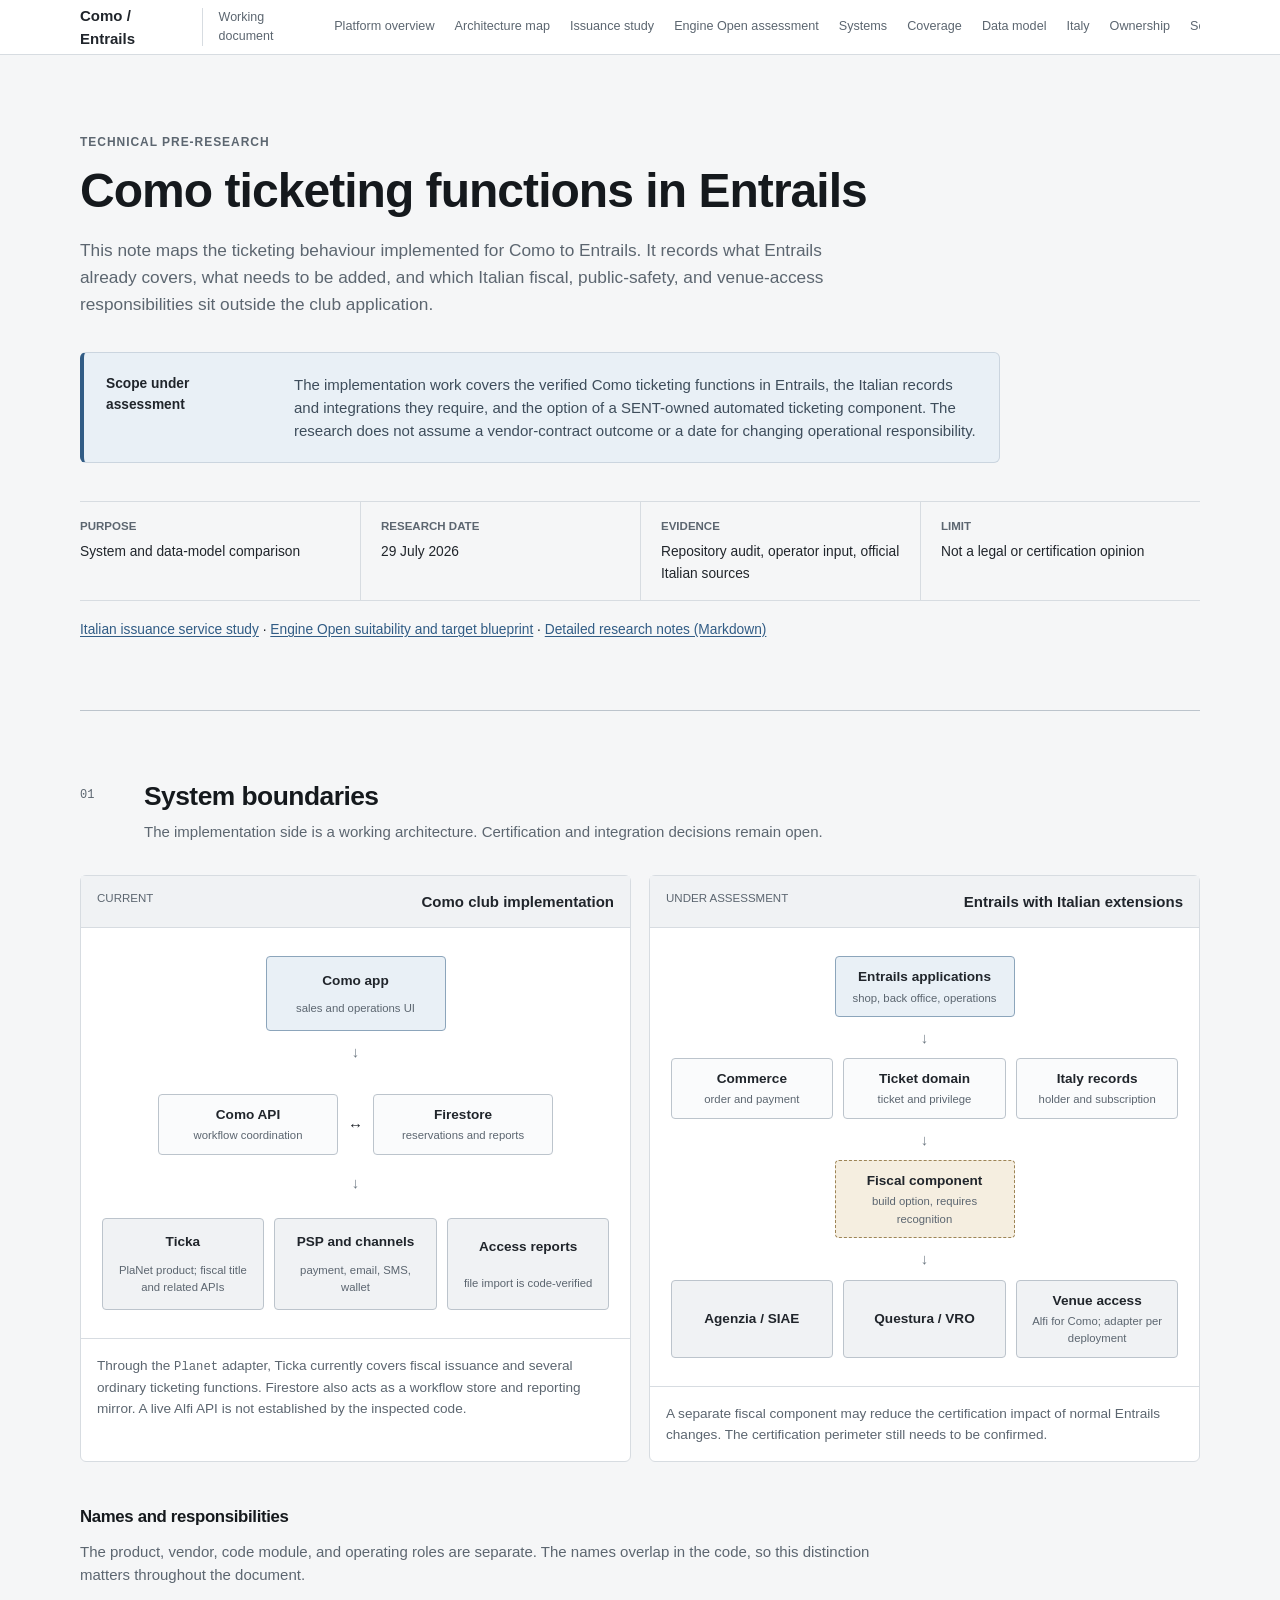
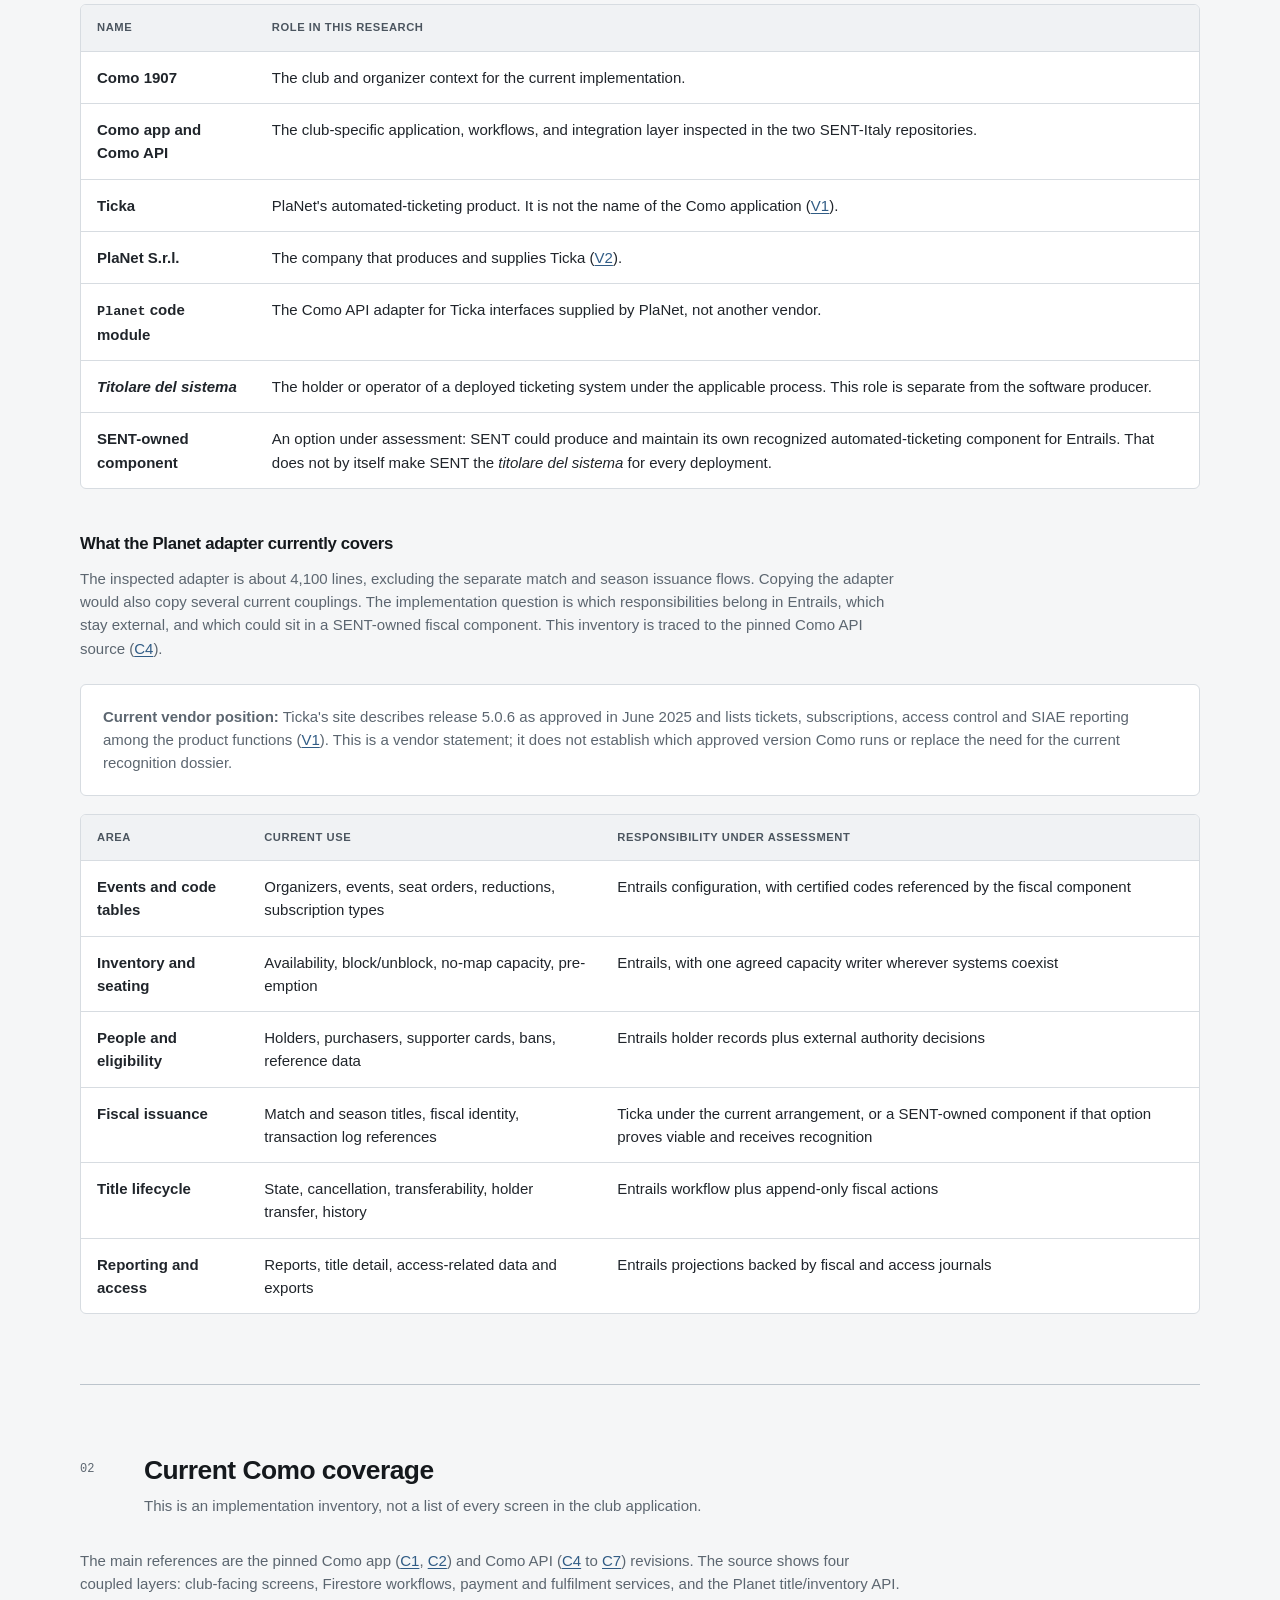
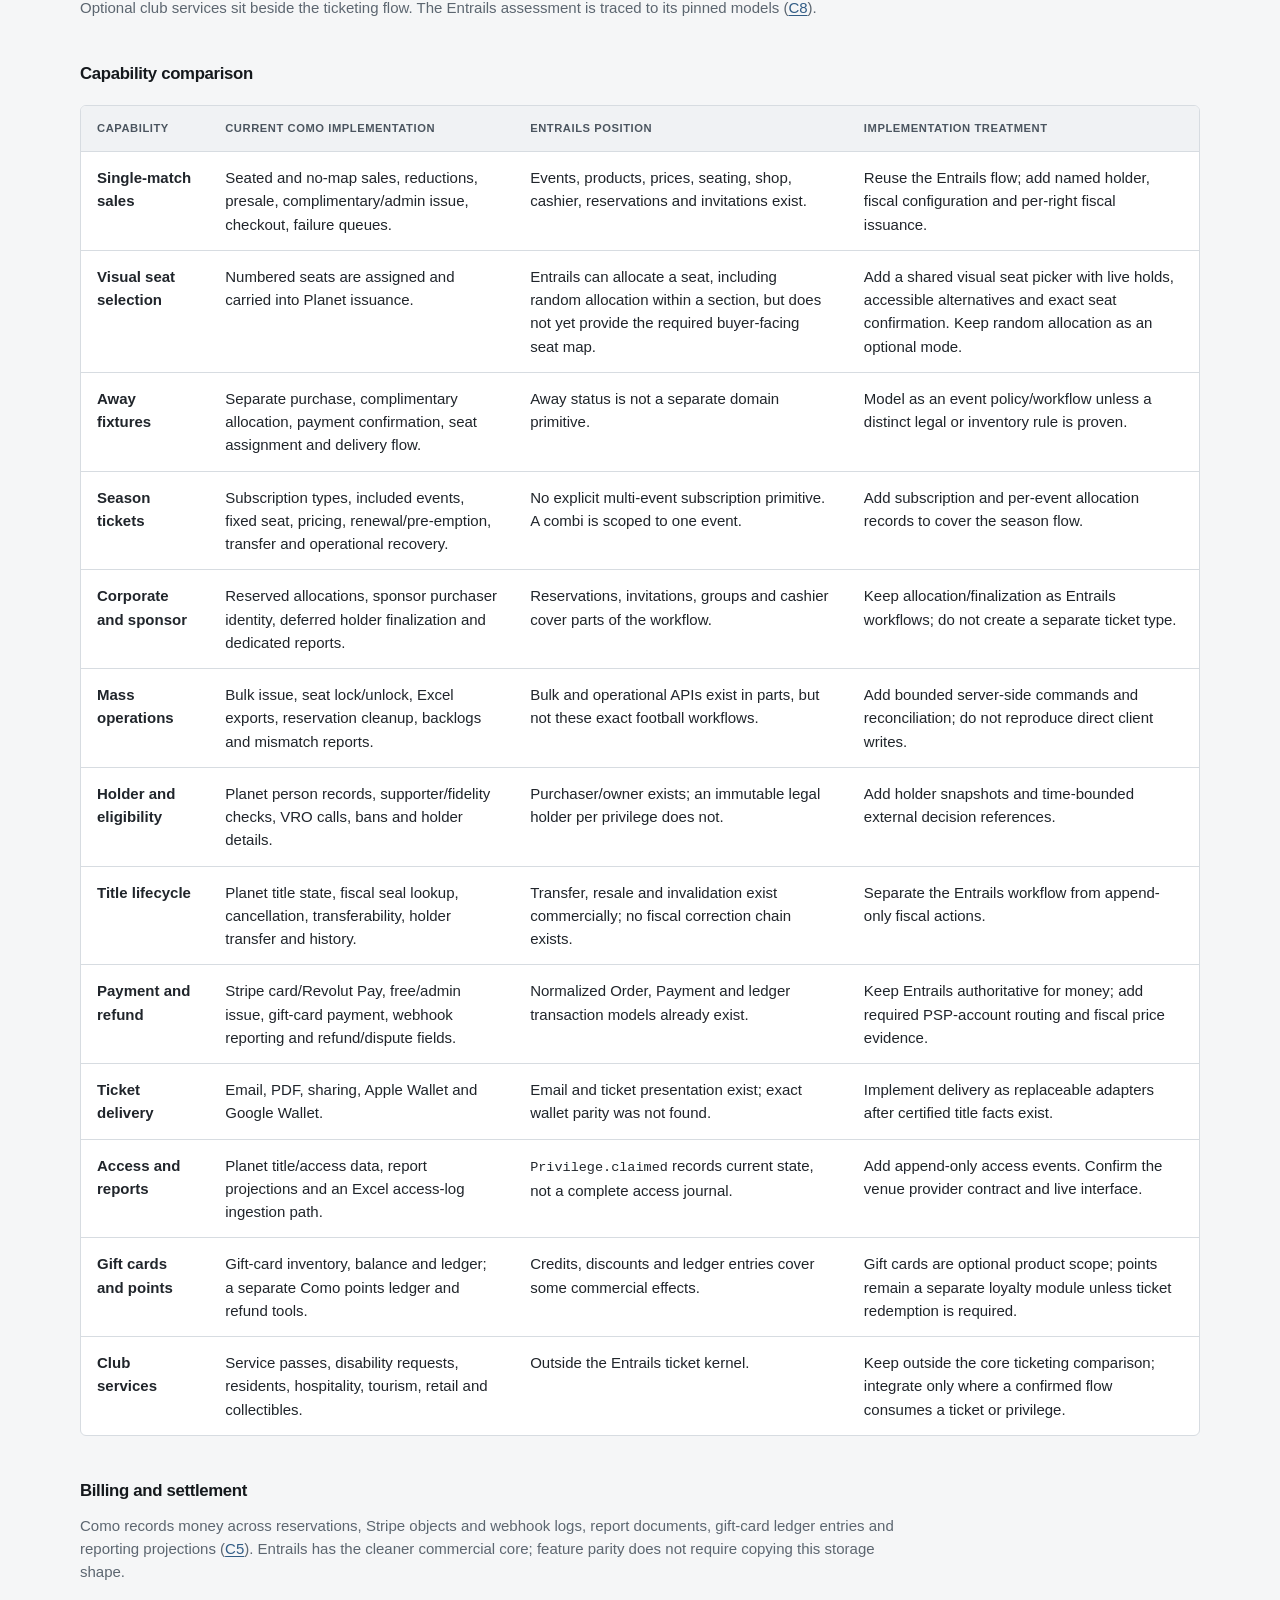
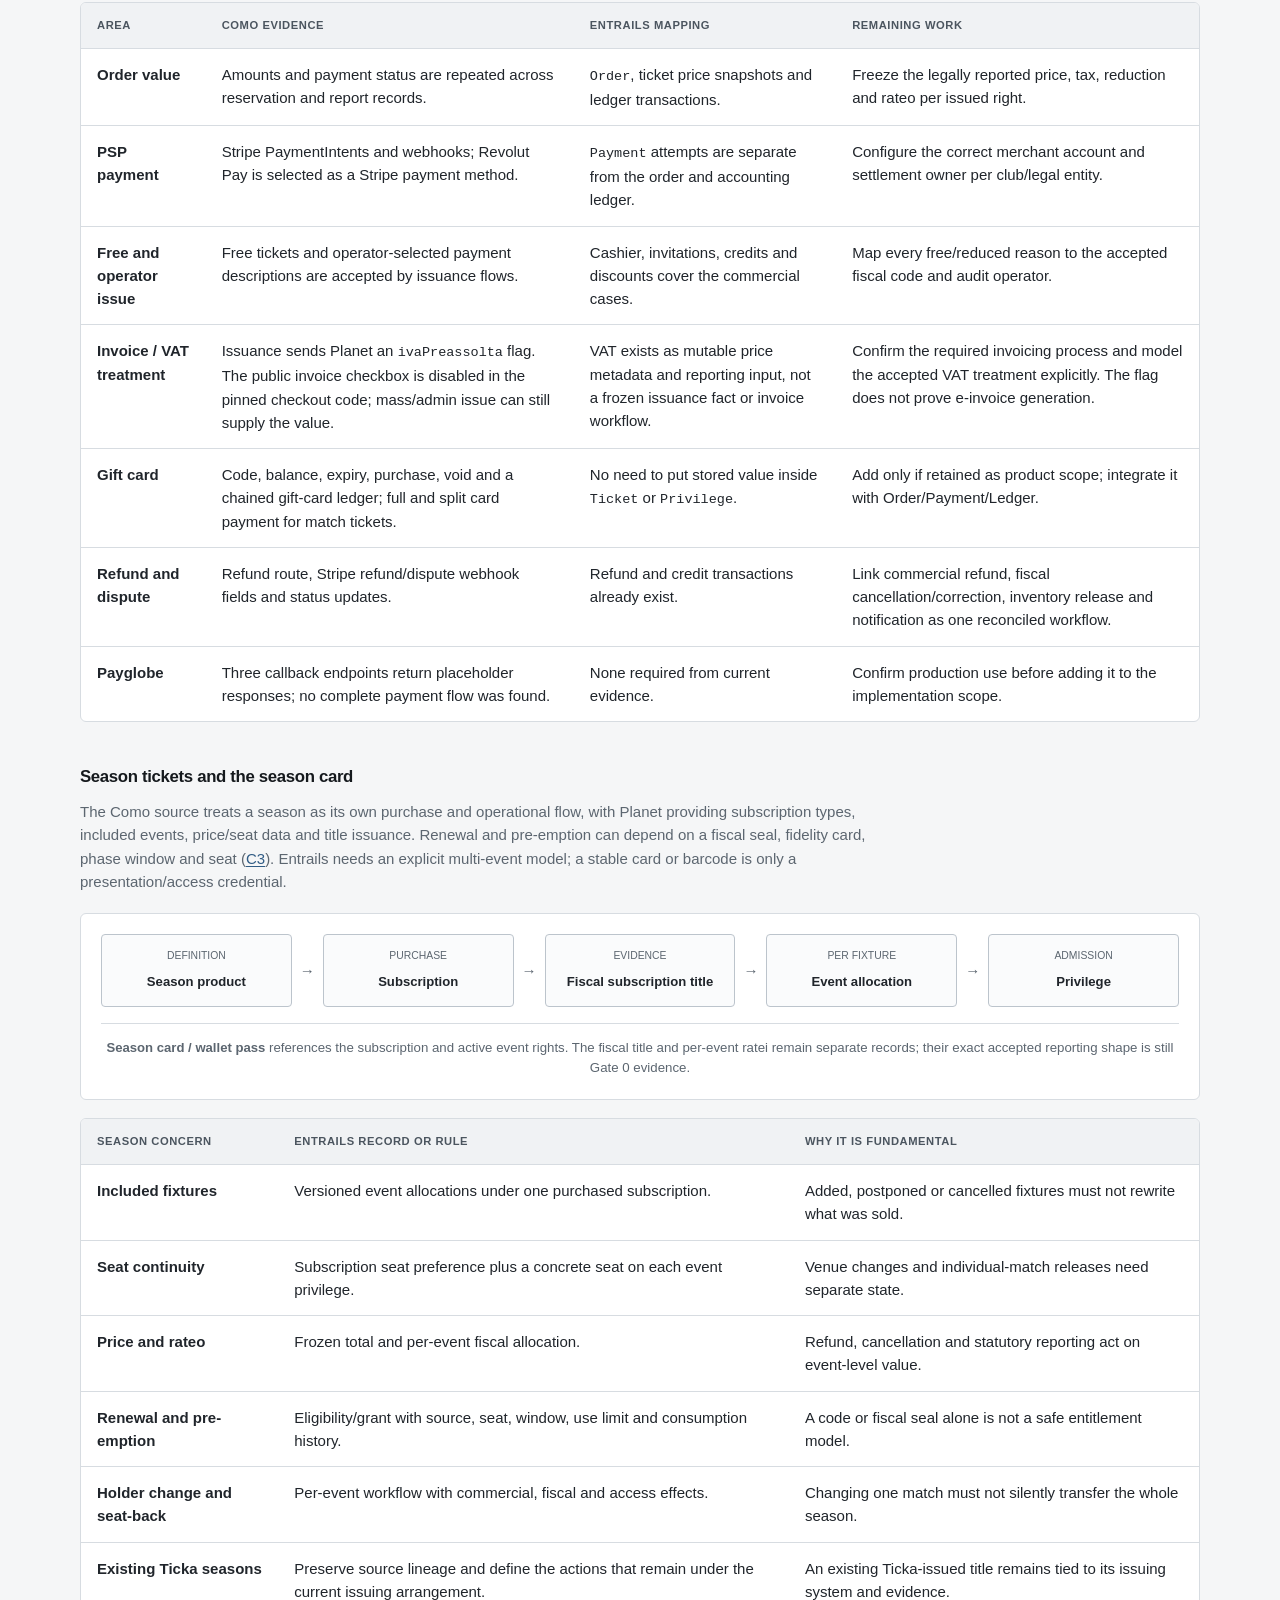
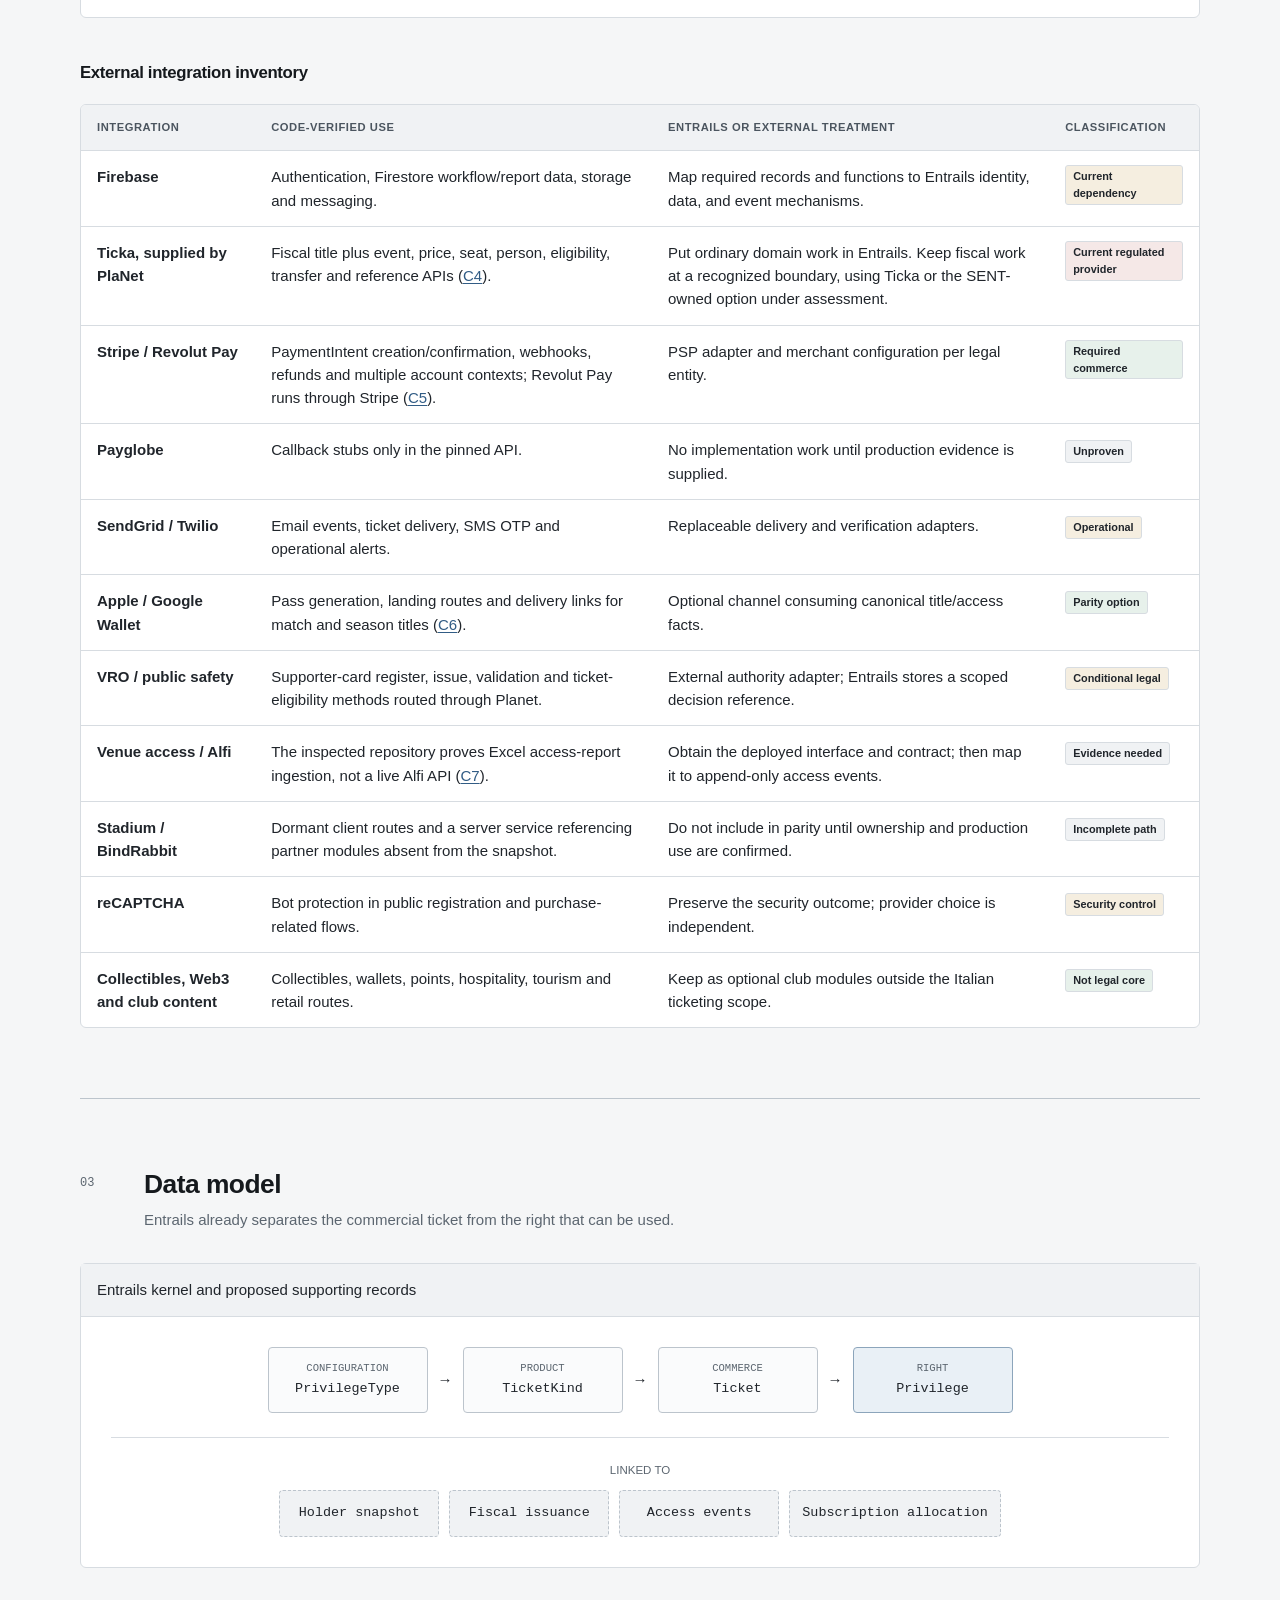
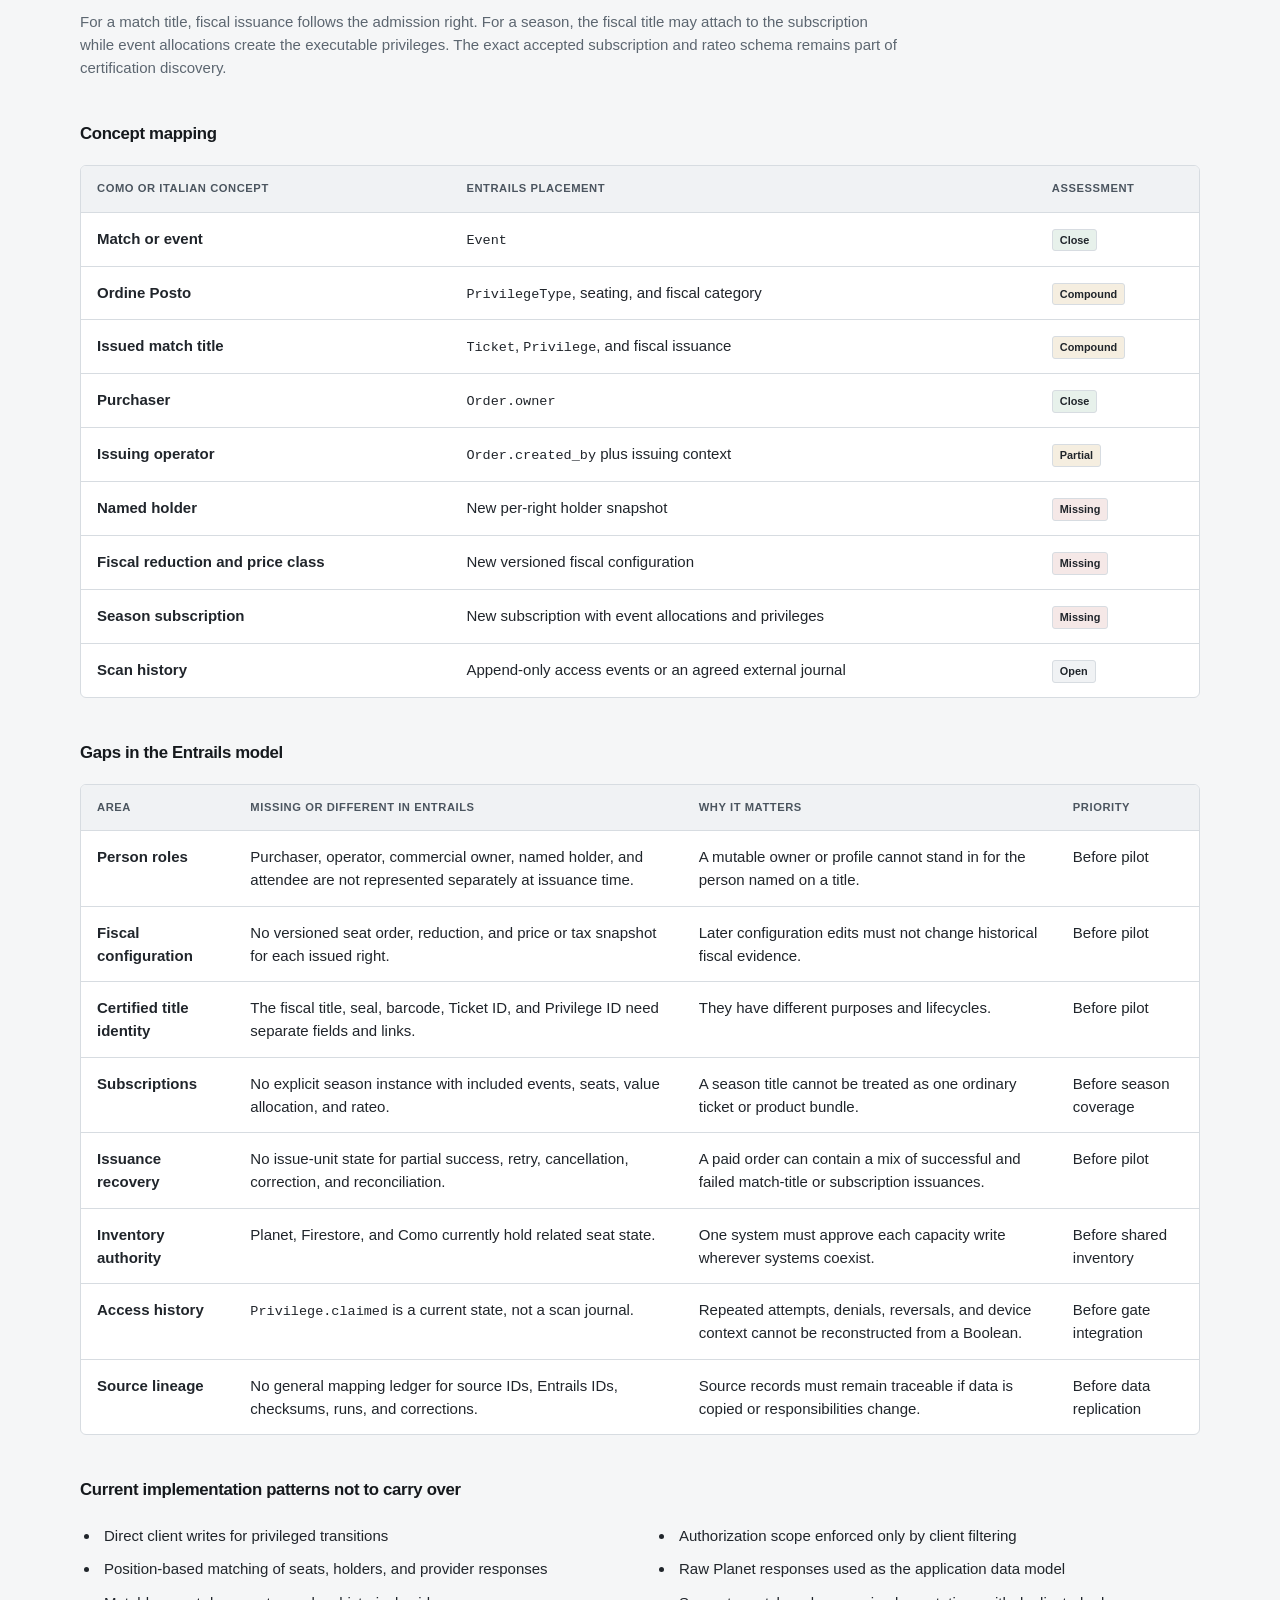
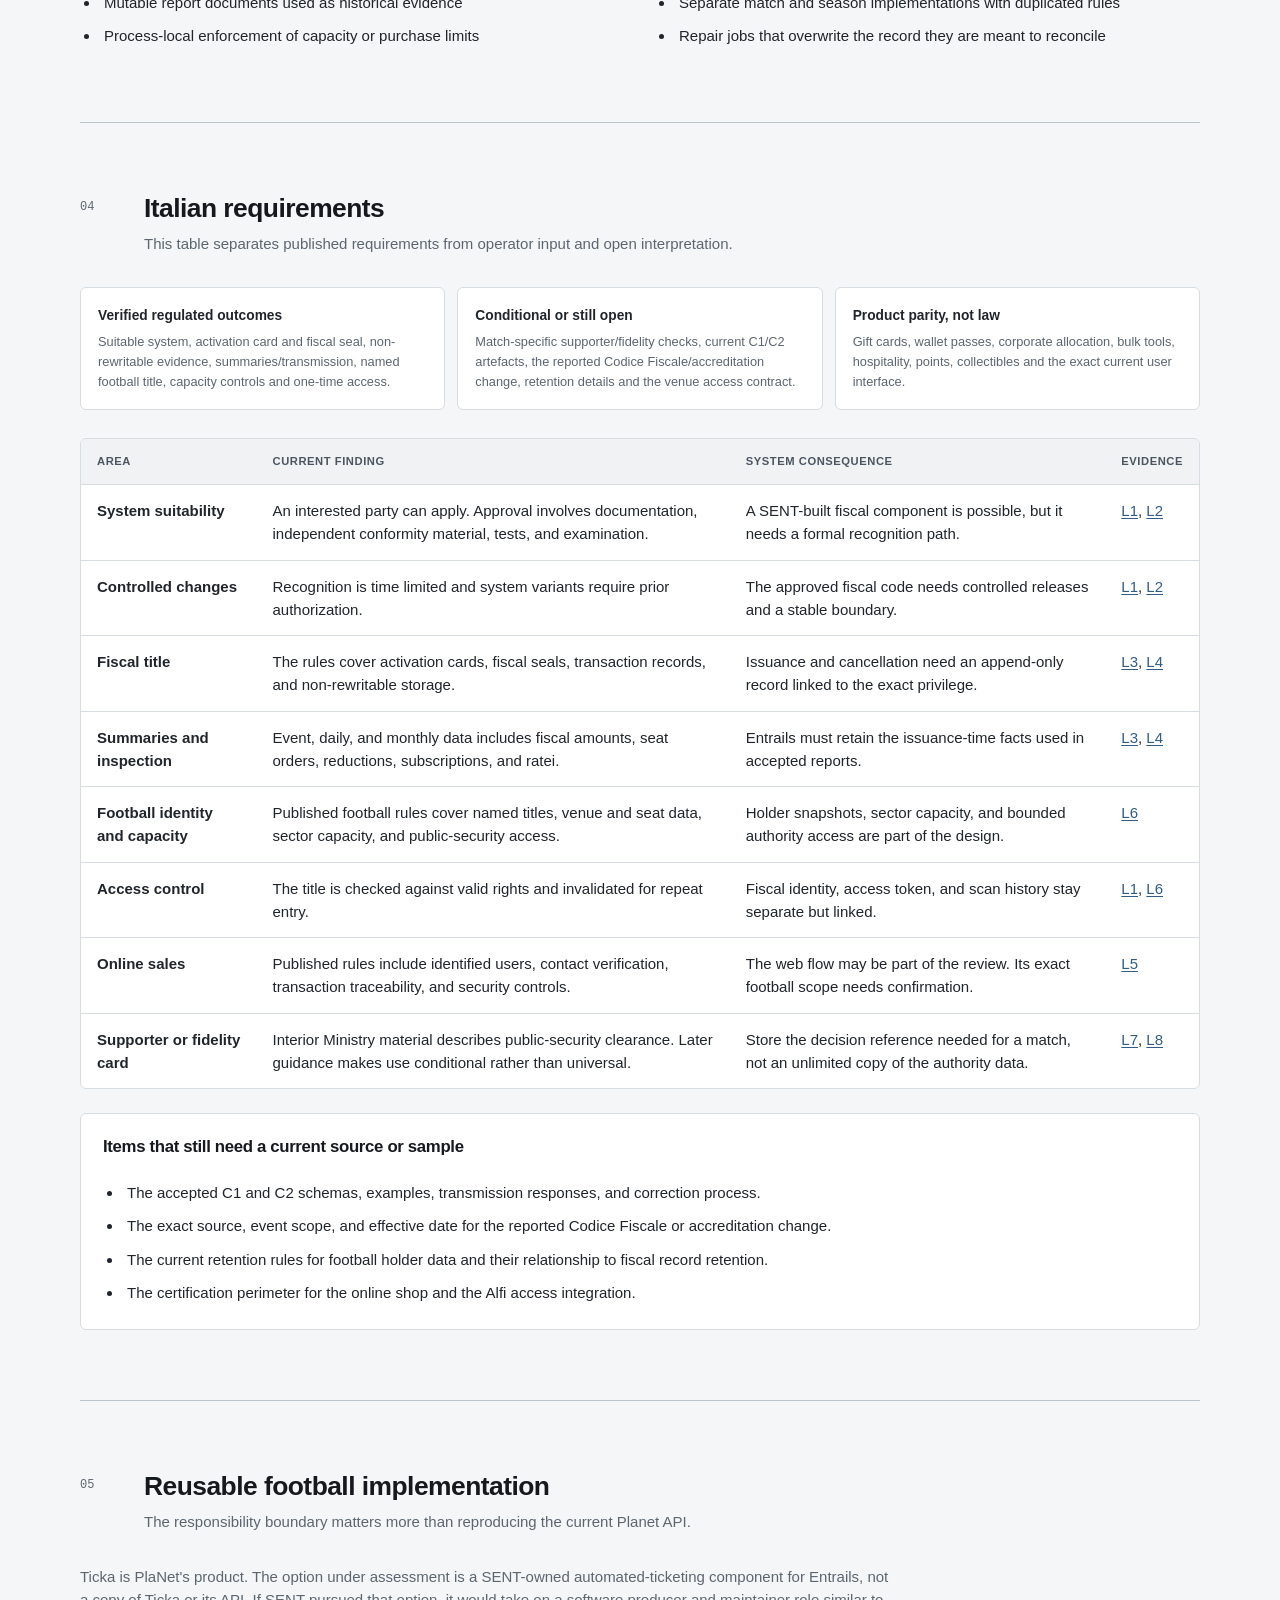
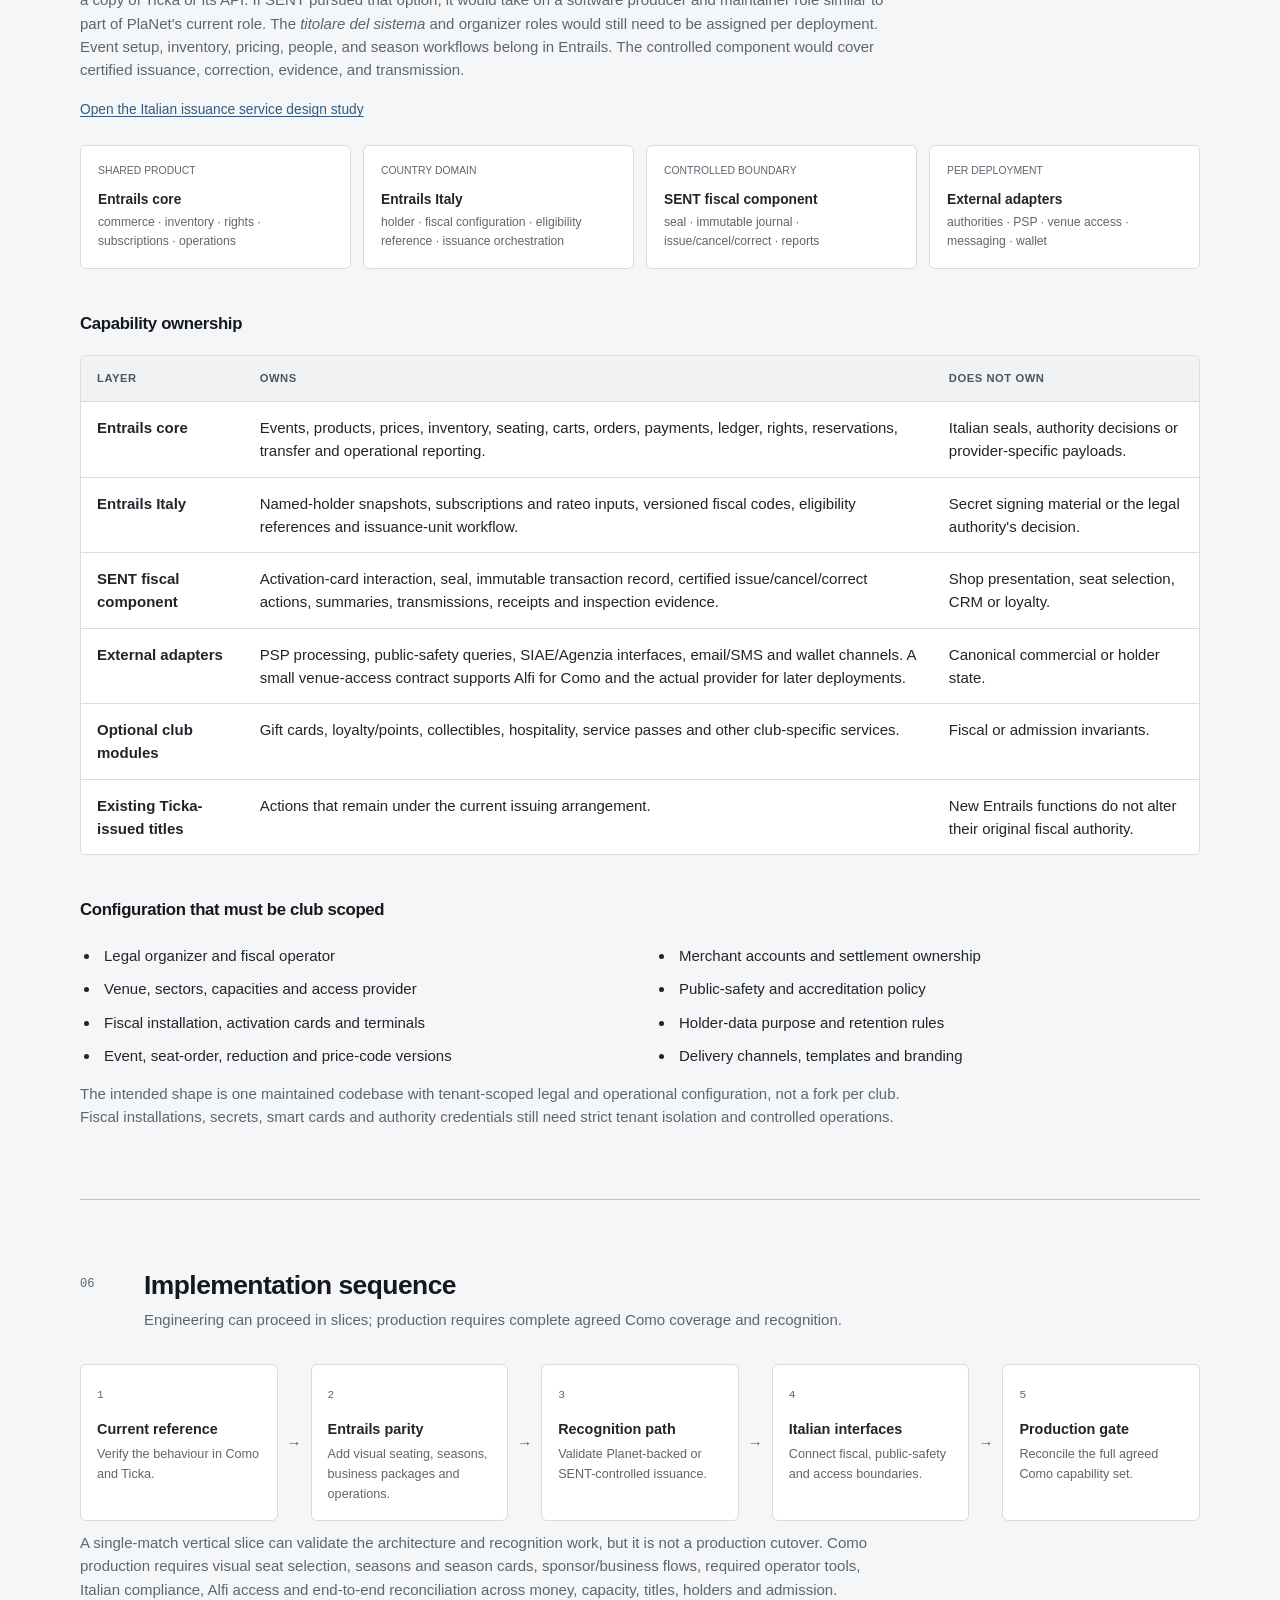
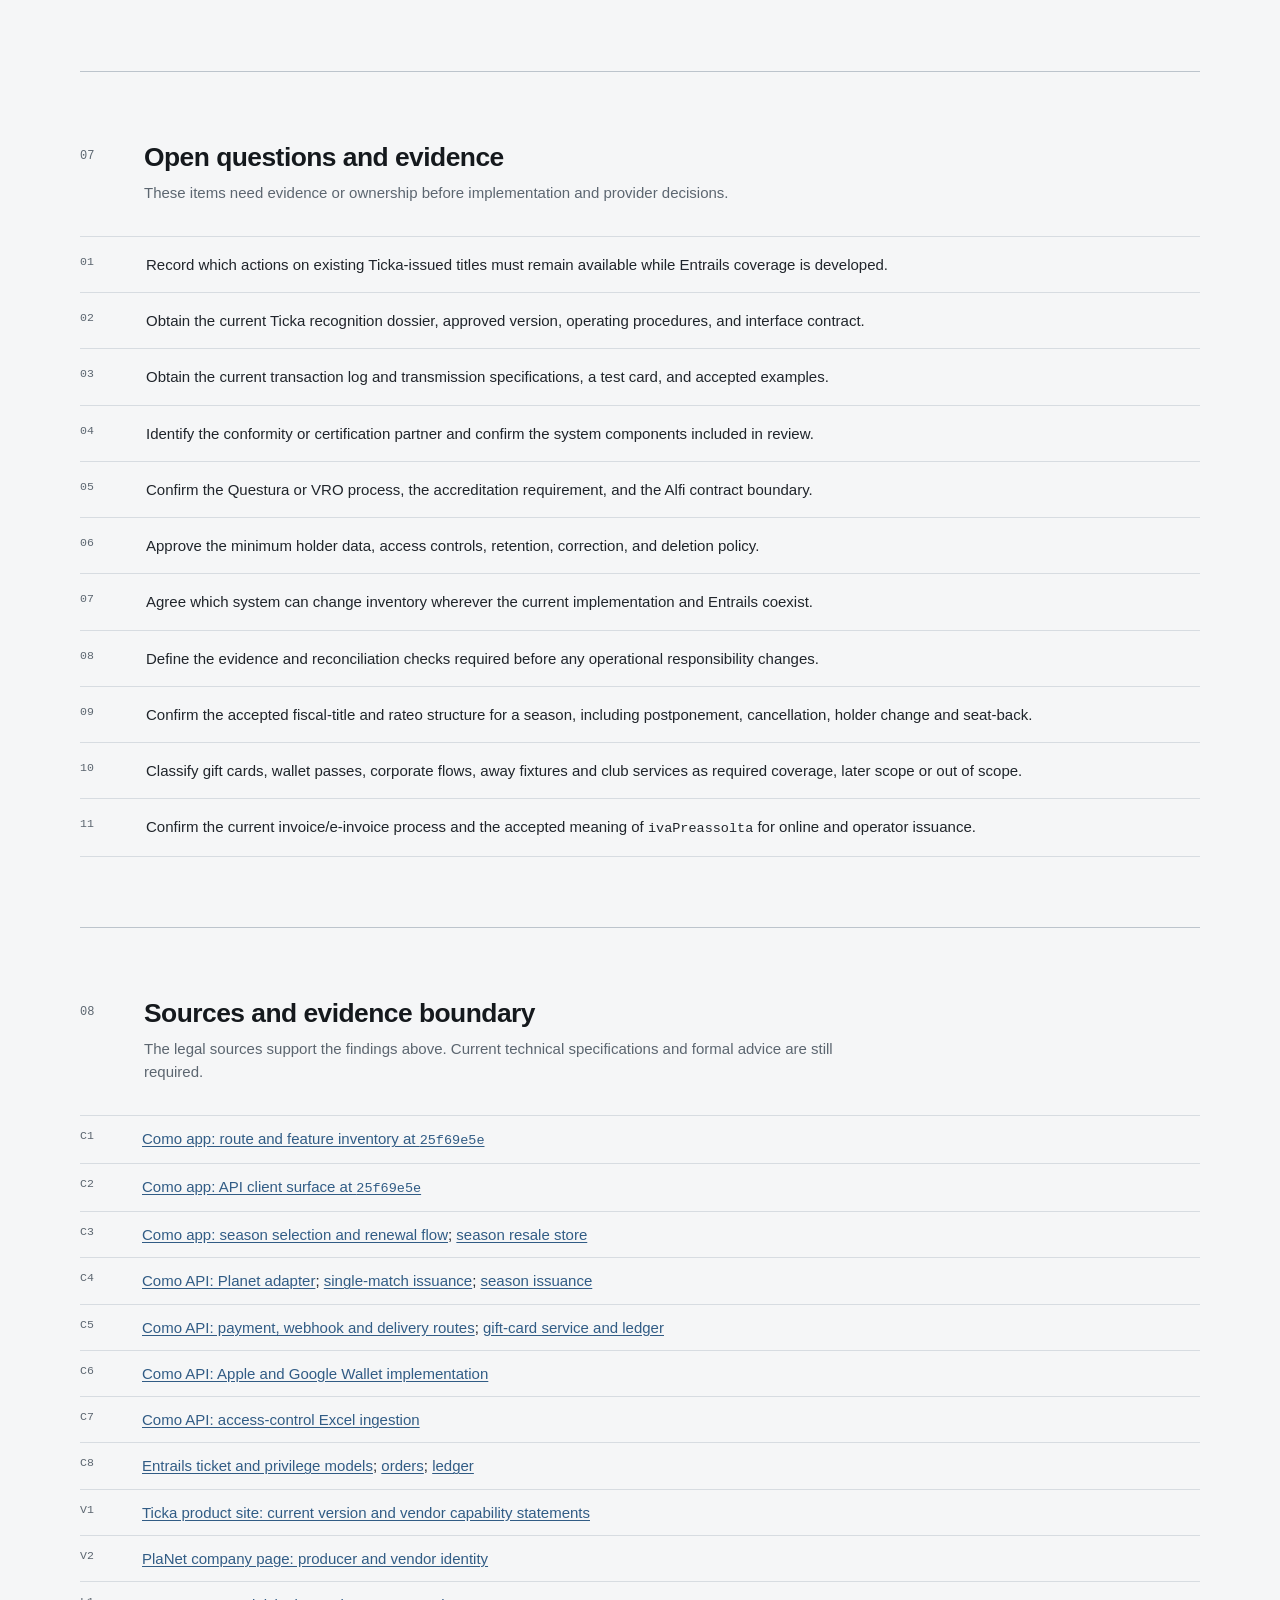
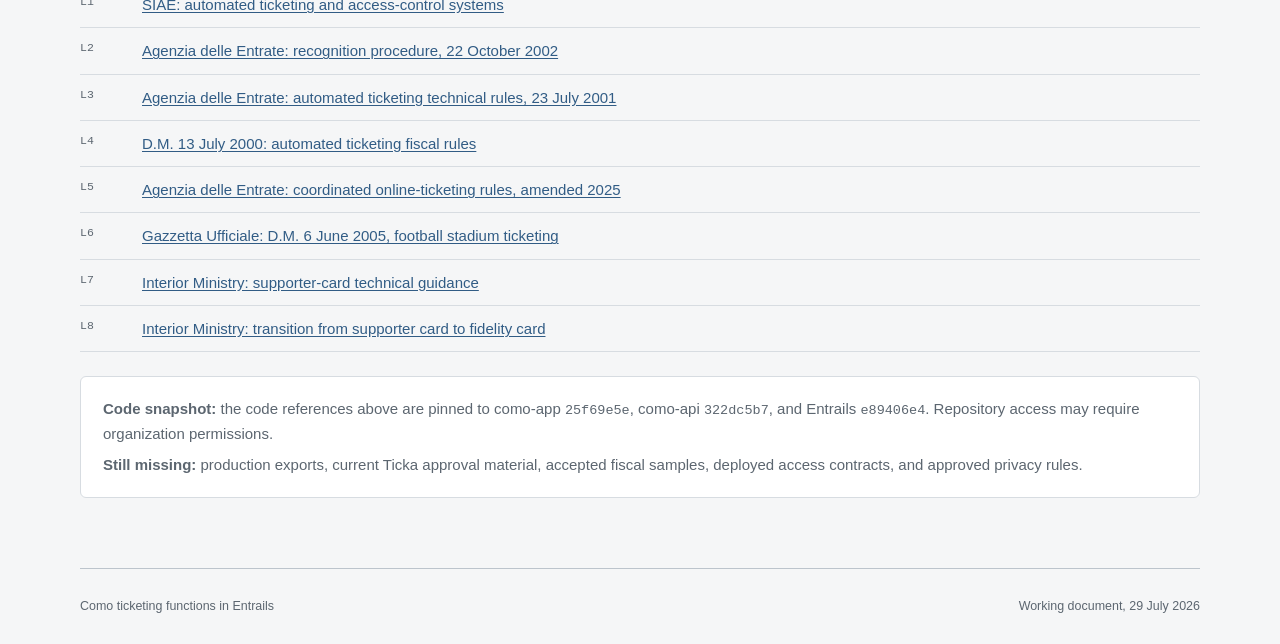
<file: index.html>
<!doctype html>
<html lang="en">
  <head>
    <meta charset="utf-8" />
    <meta name="viewport" content="width=device-width, initial-scale=1" />
    <meta name="description" content="Pre-research on covering Como ticketing functions and Italian requirements in Entrails." />
    <meta name="robots" content="noindex, nofollow" />
    <meta property="og:title" content="Como ticketing functions in Entrails" />
    <meta property="og:description" content="System comparison, data gaps, Italian requirements, and open implementation questions." />
    <meta property="og:type" content="website" />
    <meta name="theme-color" content="#f5f6f7" />
    <title>Como ticketing functions in Entrails</title>
    <link rel="stylesheet" href="styles.css" />
  </head>
  <body>
    <a class="skip-link" href="#content">Skip to content</a>

    <header class="topbar">
      <div class="topbar-inner">
        <a class="document-name" href="#top">Como / Entrails</a>
        <span class="document-state">Working document</span>
        <nav aria-label="Document sections">
          <a href="platform/">Platform overview</a>
          <a href="architecture/">Architecture map</a>
          <a href="italy-service/">Issuance study</a>
          <a href="engine-open/">Engine Open assessment</a>
          <a href="#systems">Systems</a>
          <a href="#coverage">Coverage</a>
          <a href="#data">Data model</a>
          <a href="#italy">Italy</a>
          <a href="#ownership">Ownership</a>
          <a href="#sources">Sources</a>
        </nav>
      </div>
    </header>

    <main id="content">
      <section class="intro" id="top">
        <p class="document-type">Technical pre-research</p>
        <h1>Como ticketing functions in Entrails</h1>
        <p class="intro-text">
          This note maps the ticketing behaviour implemented for Como to Entrails. It records what
          Entrails already covers, what needs to be added, and which Italian fiscal, public-safety,
          and venue-access responsibilities sit outside the club application.
        </p>

        <div class="working-assumption">
          <strong>Scope under assessment</strong>
          <p>
            The implementation work covers the verified Como ticketing functions in Entrails, the
            Italian records and integrations they require, and the option of a SENT-owned automated
            ticketing component. The research does not assume a vendor-contract outcome or a date
            for changing operational responsibility.
          </p>
        </div>

        <dl class="document-meta">
          <div><dt>Purpose</dt><dd>System and data-model comparison</dd></div>
          <div><dt>Research date</dt><dd>29 July 2026</dd></div>
          <div><dt>Evidence</dt><dd>Repository audit, operator input, official Italian sources</dd></div>
          <div><dt>Limit</dt><dd>Not a legal or certification opinion</dd></div>
        </dl>

        <p class="document-link">
          <a href="italy-service/">Italian issuance service study</a>
          <span aria-hidden="true"> · </span>
          <a href="engine-open/">Engine Open suitability and target blueprint</a>
          <span aria-hidden="true"> · </span>
          <a href="https://github.com/SENT-Ticketing/como-entrails-migration-guide/blob/main/research-blueprint.md">Detailed research notes (Markdown)</a>
        </p>
      </section>

      <section class="document-section" id="systems">
        <header class="section-header">
          <span class="section-number">01</span>
          <div><h2>System boundaries</h2><p>The implementation side is a working architecture. Certification and integration decisions remain open.</p></div>
        </header>

        <div class="diagram-grid">
          <figure class="architecture-panel">
            <figcaption><span>Current</span><strong>Como club implementation</strong></figcaption>
            <div class="architecture-diagram" role="img" aria-label="Como app connects to Como API and Firestore. Como API connects to Ticka PlaNet and payment and fulfilment services. Access-control reports are imported from files.">
              <div class="diagram-node primary">Como app<small>sales and operations UI</small></div>
              <div class="diagram-arrow">↓</div>
              <div class="diagram-row">
                <div class="diagram-node">Como API<small>workflow coordination</small></div>
                <span>↔</span>
                <div class="diagram-node">Firestore<small>reservations and reports</small></div>
              </div>
              <div class="diagram-arrow">↓</div>
              <div class="diagram-row three">
                <div class="diagram-node external">Ticka<small>PlaNet product; fiscal title and related APIs</small></div>
                <div class="diagram-node external">PSP and channels<small>payment, email, SMS, wallet</small></div>
                <div class="diagram-node external">Access reports<small>file import is code-verified</small></div>
              </div>
            </div>
            <p>Through the <code>Planet</code> adapter, Ticka currently covers fiscal issuance and several ordinary ticketing functions. Firestore also acts as a workflow store and reporting mirror. A live Alfi API is not established by the inspected code.</p>
          </figure>

          <figure class="architecture-panel">
            <figcaption><span>Under assessment</span><strong>Entrails with Italian extensions</strong></figcaption>
            <div class="architecture-diagram" role="img" aria-label="Entrails owns commerce and rights. Italian holder, subscription, fiscal, and access records link to the affected privilege or subscription. A fiscal component connects to Italian authorities and stadium access.">
              <div class="diagram-node primary">Entrails applications<small>shop, back office, operations</small></div>
              <div class="diagram-arrow">↓</div>
              <div class="diagram-row three">
                <div class="diagram-node">Commerce<small>order and payment</small></div>
                <div class="diagram-node">Ticket domain<small>ticket and privilege</small></div>
                <div class="diagram-node">Italy records<small>holder and subscription</small></div>
              </div>
              <div class="diagram-arrow">↓</div>
              <div class="diagram-node candidate">Fiscal component<small>build option, requires recognition</small></div>
              <div class="diagram-arrow">↓</div>
              <div class="diagram-row three">
                <div class="diagram-node external">Agenzia / SIAE</div>
                <div class="diagram-node external">Questura / VRO</div>
                <div class="diagram-node external">Venue access<small>Alfi for Como; adapter per deployment</small></div>
              </div>
            </div>
            <p>A separate fiscal component may reduce the certification impact of normal Entrails changes. The certification perimeter still needs to be confirmed.</p>
          </figure>
        </div>

        <h3>Names and responsibilities</h3>
        <p class="section-copy">
          The product, vendor, code module, and operating roles are separate. The names overlap in
          the code, so this distinction matters throughout the document.
        </p>
        <div class="table-panel">
          <table>
            <thead><tr><th>Name</th><th>Role in this research</th></tr></thead>
            <tbody>
              <tr><td>Como 1907</td><td>The club and organizer context for the current implementation.</td></tr>
              <tr><td>Como app and Como API</td><td>The club-specific application, workflows, and integration layer inspected in the two SENT-Italy repositories.</td></tr>
              <tr><td>Ticka</td><td>PlaNet's automated-ticketing product. It is not the name of the Como application (<a href="#source-v1">V1</a>).</td></tr>
              <tr><td>PlaNet S.r.l.</td><td>The company that produces and supplies Ticka (<a href="#source-v2">V2</a>).</td></tr>
              <tr><td><code>Planet</code> code module</td><td>The Como API adapter for Ticka interfaces supplied by PlaNet, not another vendor.</td></tr>
              <tr><td><em>Titolare del sistema</em></td><td>The holder or operator of a deployed ticketing system under the applicable process. This role is separate from the software producer.</td></tr>
              <tr><td>SENT-owned component</td><td>An option under assessment: SENT could produce and maintain its own recognized automated-ticketing component for Entrails. That does not by itself make SENT the <em>titolare del sistema</em> for every deployment.</td></tr>
            </tbody>
          </table>
        </div>

        <h3>What the Planet adapter currently covers</h3>
        <p class="section-copy">
          The inspected adapter is about 4,100 lines, excluding the separate match and season issuance flows.
          Copying the adapter would also copy several current couplings. The implementation question is which
          responsibilities belong in Entrails, which stay external, and which could sit in a SENT-owned fiscal component.
          This inventory is traced to the pinned Como API source (<a href="#source-c4">C4</a>).
        </p>
        <div class="evidence-note">
          <p><strong>Current vendor position:</strong> Ticka's site describes release 5.0.6 as approved in June 2025 and lists tickets, subscriptions, access control and SIAE reporting among the product functions (<a href="#source-v1">V1</a>). This is a vendor statement; it does not establish which approved version Como runs or replace the need for the current recognition dossier.</p>
        </div>
        <div class="table-panel">
          <table>
            <thead><tr><th>Area</th><th>Current use</th><th>Responsibility under assessment</th></tr></thead>
            <tbody>
              <tr><td>Events and code tables</td><td>Organizers, events, seat orders, reductions, subscription types</td><td>Entrails configuration, with certified codes referenced by the fiscal component</td></tr>
              <tr><td>Inventory and seating</td><td>Availability, block/unblock, no-map capacity, pre-emption</td><td>Entrails, with one agreed capacity writer wherever systems coexist</td></tr>
              <tr><td>People and eligibility</td><td>Holders, purchasers, supporter cards, bans, reference data</td><td>Entrails holder records plus external authority decisions</td></tr>
              <tr><td>Fiscal issuance</td><td>Match and season titles, fiscal identity, transaction log references</td><td>Ticka under the current arrangement, or a SENT-owned component if that option proves viable and receives recognition</td></tr>
              <tr><td>Title lifecycle</td><td>State, cancellation, transferability, holder transfer, history</td><td>Entrails workflow plus append-only fiscal actions</td></tr>
              <tr><td>Reporting and access</td><td>Reports, title detail, access-related data and exports</td><td>Entrails projections backed by fiscal and access journals</td></tr>
            </tbody>
          </table>
        </div>
      </section>

      <section class="document-section" id="coverage">
        <header class="section-header">
          <span class="section-number">02</span>
          <div><h2>Current Como coverage</h2><p>This is an implementation inventory, not a list of every screen in the club application.</p></div>
        </header>

        <p class="section-copy">
          The main references are the pinned Como app (<a href="#source-c1">C1</a>, <a href="#source-c2">C2</a>)
          and Como API (<a href="#source-c4">C4</a> to <a href="#source-c7">C7</a>) revisions.
          The source shows four coupled layers:
          club-facing screens, Firestore workflows, payment and fulfilment services, and the
          Planet title/inventory API. Optional club services sit beside the ticketing flow.
          The Entrails assessment is traced to its pinned models (<a href="#source-c8">C8</a>).
        </p>

        <h3>Capability comparison</h3>
        <div class="table-panel">
          <table>
            <thead><tr><th>Capability</th><th>Current Como implementation</th><th>Entrails position</th><th>Implementation treatment</th></tr></thead>
            <tbody>
              <tr><td>Single-match sales</td><td>Seated and no-map sales, reductions, presale, complimentary/admin issue, checkout, failure queues.</td><td>Events, products, prices, seating, shop, cashier, reservations and invitations exist.</td><td>Reuse the Entrails flow; add named holder, fiscal configuration and per-right fiscal issuance.</td></tr>
              <tr><td>Visual seat selection</td><td>Numbered seats are assigned and carried into Planet issuance.</td><td>Entrails can allocate a seat, including random allocation within a section, but does not yet provide the required buyer-facing seat map.</td><td>Add a shared visual seat picker with live holds, accessible alternatives and exact seat confirmation. Keep random allocation as an optional mode.</td></tr>
              <tr><td>Away fixtures</td><td>Separate purchase, complimentary allocation, payment confirmation, seat assignment and delivery flow.</td><td>Away status is not a separate domain primitive.</td><td>Model as an event policy/workflow unless a distinct legal or inventory rule is proven.</td></tr>
              <tr><td>Season tickets</td><td>Subscription types, included events, fixed seat, pricing, renewal/pre-emption, transfer and operational recovery.</td><td>No explicit multi-event subscription primitive. A combi is scoped to one event.</td><td>Add subscription and per-event allocation records to cover the season flow.</td></tr>
              <tr><td>Corporate and sponsor</td><td>Reserved allocations, sponsor purchaser identity, deferred holder finalization and dedicated reports.</td><td>Reservations, invitations, groups and cashier cover parts of the workflow.</td><td>Keep allocation/finalization as Entrails workflows; do not create a separate ticket type.</td></tr>
              <tr><td>Mass operations</td><td>Bulk issue, seat lock/unlock, Excel exports, reservation cleanup, backlogs and mismatch reports.</td><td>Bulk and operational APIs exist in parts, but not these exact football workflows.</td><td>Add bounded server-side commands and reconciliation; do not reproduce direct client writes.</td></tr>
              <tr><td>Holder and eligibility</td><td>Planet person records, supporter/fidelity checks, VRO calls, bans and holder details.</td><td>Purchaser/owner exists; an immutable legal holder per privilege does not.</td><td>Add holder snapshots and time-bounded external decision references.</td></tr>
              <tr><td>Title lifecycle</td><td>Planet title state, fiscal seal lookup, cancellation, transferability, holder transfer and history.</td><td>Transfer, resale and invalidation exist commercially; no fiscal correction chain exists.</td><td>Separate the Entrails workflow from append-only fiscal actions.</td></tr>
              <tr><td>Payment and refund</td><td>Stripe card/Revolut Pay, free/admin issue, gift-card payment, webhook reporting and refund/dispute fields.</td><td>Normalized Order, Payment and ledger transaction models already exist.</td><td>Keep Entrails authoritative for money; add required PSP-account routing and fiscal price evidence.</td></tr>
              <tr><td>Ticket delivery</td><td>Email, PDF, sharing, Apple Wallet and Google Wallet.</td><td>Email and ticket presentation exist; exact wallet parity was not found.</td><td>Implement delivery as replaceable adapters after certified title facts exist.</td></tr>
              <tr><td>Access and reports</td><td>Planet title/access data, report projections and an Excel access-log ingestion path.</td><td><code>Privilege.claimed</code> records current state, not a complete access journal.</td><td>Add append-only access events. Confirm the venue provider contract and live interface.</td></tr>
              <tr><td>Gift cards and points</td><td>Gift-card inventory, balance and ledger; a separate Como points ledger and refund tools.</td><td>Credits, discounts and ledger entries cover some commercial effects.</td><td>Gift cards are optional product scope; points remain a separate loyalty module unless ticket redemption is required.</td></tr>
              <tr><td>Club services</td><td>Service passes, disability requests, residents, hospitality, tourism, retail and collectibles.</td><td>Outside the Entrails ticket kernel.</td><td>Keep outside the core ticketing comparison; integrate only where a confirmed flow consumes a ticket or privilege.</td></tr>
            </tbody>
          </table>
        </div>

        <h3>Billing and settlement</h3>
        <p class="section-copy">
          Como records money across reservations, Stripe objects and webhook logs, report documents,
          gift-card ledger entries and reporting projections (<a href="#source-c5">C5</a>).
          Entrails has the cleaner commercial core; feature parity does not require copying this storage shape.
        </p>
        <div class="table-panel">
          <table>
            <thead><tr><th>Area</th><th>Como evidence</th><th>Entrails mapping</th><th>Remaining work</th></tr></thead>
            <tbody>
              <tr><td>Order value</td><td>Amounts and payment status are repeated across reservation and report records.</td><td><code>Order</code>, ticket price snapshots and ledger transactions.</td><td>Freeze the legally reported price, tax, reduction and rateo per issued right.</td></tr>
              <tr><td>PSP payment</td><td>Stripe PaymentIntents and webhooks; Revolut Pay is selected as a Stripe payment method.</td><td><code>Payment</code> attempts are separate from the order and accounting ledger.</td><td>Configure the correct merchant account and settlement owner per club/legal entity.</td></tr>
              <tr><td>Free and operator issue</td><td>Free tickets and operator-selected payment descriptions are accepted by issuance flows.</td><td>Cashier, invitations, credits and discounts cover the commercial cases.</td><td>Map every free/reduced reason to the accepted fiscal code and audit operator.</td></tr>
              <tr><td>Invoice / VAT treatment</td><td>Issuance sends Planet an <code>ivaPreassolta</code> flag. The public invoice checkbox is disabled in the pinned checkout code; mass/admin issue can still supply the value.</td><td>VAT exists as mutable price metadata and reporting input, not a frozen issuance fact or invoice workflow.</td><td>Confirm the required invoicing process and model the accepted VAT treatment explicitly. The flag does not prove e-invoice generation.</td></tr>
              <tr><td>Gift card</td><td>Code, balance, expiry, purchase, void and a chained gift-card ledger; full and split card payment for match tickets.</td><td>No need to put stored value inside <code>Ticket</code> or <code>Privilege</code>.</td><td>Add only if retained as product scope; integrate it with Order/Payment/Ledger.</td></tr>
              <tr><td>Refund and dispute</td><td>Refund route, Stripe refund/dispute webhook fields and status updates.</td><td>Refund and credit transactions already exist.</td><td>Link commercial refund, fiscal cancellation/correction, inventory release and notification as one reconciled workflow.</td></tr>
              <tr><td>Payglobe</td><td>Three callback endpoints return placeholder responses; no complete payment flow was found.</td><td>None required from current evidence.</td><td>Confirm production use before adding it to the implementation scope.</td></tr>
            </tbody>
          </table>
        </div>

        <h3>Season tickets and the season card</h3>
        <p class="section-copy">
          The Como source treats a season as its own purchase and operational flow, with Planet providing
          subscription types, included events, price/seat data and title issuance. Renewal and pre-emption
          can depend on a fiscal seal, fidelity card, phase window and seat (<a href="#source-c3">C3</a>).
          Entrails needs an explicit multi-event model; a stable card or barcode is only a presentation/access credential.
        </p>
        <div class="season-flow" role="img" aria-label="A season product creates a purchased subscription and a fiscal subscription title. The subscription contains event allocations, each of which creates an Entrails privilege. A season card can present the subscription but is not the subscription, fiscal title or per-event rights.">
          <div><small>Definition</small><strong>Season product</strong></div><i>→</i>
          <div><small>Purchase</small><strong>Subscription</strong></div><i>→</i>
          <div><small>Evidence</small><strong>Fiscal subscription title</strong></div><i>→</i>
          <div><small>Per fixture</small><strong>Event allocation</strong></div><i>→</i>
          <div><small>Admission</small><strong>Privilege</strong></div>
          <p><strong>Season card / wallet pass</strong> references the subscription and active event rights. The fiscal title and per-event ratei remain separate records; their exact accepted reporting shape is still Gate 0 evidence.</p>
        </div>
        <div class="table-panel">
          <table>
            <thead><tr><th>Season concern</th><th>Entrails record or rule</th><th>Why it is fundamental</th></tr></thead>
            <tbody>
              <tr><td>Included fixtures</td><td>Versioned event allocations under one purchased subscription.</td><td>Added, postponed or cancelled fixtures must not rewrite what was sold.</td></tr>
              <tr><td>Seat continuity</td><td>Subscription seat preference plus a concrete seat on each event privilege.</td><td>Venue changes and individual-match releases need separate state.</td></tr>
              <tr><td>Price and rateo</td><td>Frozen total and per-event fiscal allocation.</td><td>Refund, cancellation and statutory reporting act on event-level value.</td></tr>
              <tr><td>Renewal and pre-emption</td><td>Eligibility/grant with source, seat, window, use limit and consumption history.</td><td>A code or fiscal seal alone is not a safe entitlement model.</td></tr>
              <tr><td>Holder change and seat-back</td><td>Per-event workflow with commercial, fiscal and access effects.</td><td>Changing one match must not silently transfer the whole season.</td></tr>
              <tr><td>Existing Ticka seasons</td><td>Preserve source lineage and define the actions that remain under the current issuing arrangement.</td><td>An existing Ticka-issued title remains tied to its issuing system and evidence.</td></tr>
            </tbody>
          </table>
        </div>

        <h3>External integration inventory</h3>
        <div class="table-panel">
          <table>
            <thead><tr><th>Integration</th><th>Code-verified use</th><th>Entrails or external treatment</th><th>Classification</th></tr></thead>
            <tbody>
              <tr><td>Firebase</td><td>Authentication, Firestore workflow/report data, storage and messaging.</td><td>Map required records and functions to Entrails identity, data, and event mechanisms.</td><td><span class="status partial">Current dependency</span></td></tr>
              <tr><td>Ticka, supplied by PlaNet</td><td>Fiscal title plus event, price, seat, person, eligibility, transfer and reference APIs (<a href="#source-c4">C4</a>).</td><td>Put ordinary domain work in Entrails. Keep fiscal work at a recognized boundary, using Ticka or the SENT-owned option under assessment.</td><td><span class="status missing">Current regulated provider</span></td></tr>
              <tr><td>Stripe / Revolut Pay</td><td>PaymentIntent creation/confirmation, webhooks, refunds and multiple account contexts; Revolut Pay runs through Stripe (<a href="#source-c5">C5</a>).</td><td>PSP adapter and merchant configuration per legal entity.</td><td><span class="status close">Required commerce</span></td></tr>
              <tr><td>Payglobe</td><td>Callback stubs only in the pinned API.</td><td>No implementation work until production evidence is supplied.</td><td><span class="status open">Unproven</span></td></tr>
              <tr><td>SendGrid / Twilio</td><td>Email events, ticket delivery, SMS OTP and operational alerts.</td><td>Replaceable delivery and verification adapters.</td><td><span class="status partial">Operational</span></td></tr>
              <tr><td>Apple / Google Wallet</td><td>Pass generation, landing routes and delivery links for match and season titles (<a href="#source-c6">C6</a>).</td><td>Optional channel consuming canonical title/access facts.</td><td><span class="status close">Parity option</span></td></tr>
              <tr><td>VRO / public safety</td><td>Supporter-card register, issue, validation and ticket-eligibility methods routed through Planet.</td><td>External authority adapter; Entrails stores a scoped decision reference.</td><td><span class="status compound">Conditional legal</span></td></tr>
              <tr><td>Venue access / Alfi</td><td>The inspected repository proves Excel access-report ingestion, not a live Alfi API (<a href="#source-c7">C7</a>).</td><td>Obtain the deployed interface and contract; then map it to append-only access events.</td><td><span class="status open">Evidence needed</span></td></tr>
              <tr><td>Stadium / BindRabbit</td><td>Dormant client routes and a server service referencing partner modules absent from the snapshot.</td><td>Do not include in parity until ownership and production use are confirmed.</td><td><span class="status open">Incomplete path</span></td></tr>
              <tr><td>reCAPTCHA</td><td>Bot protection in public registration and purchase-related flows.</td><td>Preserve the security outcome; provider choice is independent.</td><td><span class="status partial">Security control</span></td></tr>
              <tr><td>Collectibles, Web3 and club content</td><td>Collectibles, wallets, points, hospitality, tourism and retail routes.</td><td>Keep as optional club modules outside the Italian ticketing scope.</td><td><span class="status close">Not legal core</span></td></tr>
            </tbody>
          </table>
        </div>
      </section>

      <section class="document-section" id="data">
        <header class="section-header">
          <span class="section-number">03</span>
          <div><h2>Data model</h2><p>Entrails already separates the commercial ticket from the right that can be used.</p></div>
        </header>

        <figure class="model-panel">
          <figcaption>Entrails kernel and proposed supporting records</figcaption>
          <div class="model-flow" role="img" aria-label="PrivilegeType leads to TicketKind, Ticket, and Privilege. Privilege links to holder snapshot, fiscal issuance, and access events. A subscription allocation also links to a privilege.">
            <div class="model-core">
              <div class="model-node"><small>Configuration</small>PrivilegeType</div>
              <span>→</span>
              <div class="model-node"><small>Product</small>TicketKind</div>
              <span>→</span>
              <div class="model-node"><small>Commerce</small>Ticket</div>
              <span>→</span>
              <div class="model-node focus"><small>Right</small>Privilege</div>
            </div>
            <div class="model-links">
              <span>linked to</span>
              <div class="model-node proposed">Holder snapshot</div>
              <div class="model-node proposed">Fiscal issuance</div>
              <div class="model-node proposed">Access events</div>
              <div class="model-node proposed">Subscription allocation</div>
            </div>
          </div>
        </figure>
        <p class="section-copy">
          For a match title, fiscal issuance follows the admission right. For a season, the fiscal title may
          attach to the subscription while event allocations create the executable privileges. The exact
          accepted subscription and rateo schema remains part of certification discovery.
        </p>

        <h3>Concept mapping</h3>
        <div class="table-panel">
          <table>
            <thead><tr><th>Como or Italian concept</th><th>Entrails placement</th><th>Assessment</th></tr></thead>
            <tbody>
              <tr><td>Match or event</td><td><code>Event</code></td><td><span class="status close">Close</span></td></tr>
              <tr><td>Ordine Posto</td><td><code>PrivilegeType</code>, seating, and fiscal category</td><td><span class="status compound">Compound</span></td></tr>
              <tr><td>Issued match title</td><td><code>Ticket</code>, <code>Privilege</code>, and fiscal issuance</td><td><span class="status compound">Compound</span></td></tr>
              <tr><td>Purchaser</td><td><code>Order.owner</code></td><td><span class="status close">Close</span></td></tr>
              <tr><td>Issuing operator</td><td><code>Order.created_by</code> plus issuing context</td><td><span class="status partial">Partial</span></td></tr>
              <tr><td>Named holder</td><td>New per-right holder snapshot</td><td><span class="status missing">Missing</span></td></tr>
              <tr><td>Fiscal reduction and price class</td><td>New versioned fiscal configuration</td><td><span class="status missing">Missing</span></td></tr>
              <tr><td>Season subscription</td><td>New subscription with event allocations and privileges</td><td><span class="status missing">Missing</span></td></tr>
              <tr><td>Scan history</td><td>Append-only access events or an agreed external journal</td><td><span class="status open">Open</span></td></tr>
            </tbody>
          </table>
        </div>

        <h3>Gaps in the Entrails model</h3>
        <div class="table-panel">
          <table>
            <thead><tr><th>Area</th><th>Missing or different in Entrails</th><th>Why it matters</th><th>Priority</th></tr></thead>
            <tbody>
              <tr><td>Person roles</td><td>Purchaser, operator, commercial owner, named holder, and attendee are not represented separately at issuance time.</td><td>A mutable owner or profile cannot stand in for the person named on a title.</td><td>Before pilot</td></tr>
              <tr><td>Fiscal configuration</td><td>No versioned seat order, reduction, and price or tax snapshot for each issued right.</td><td>Later configuration edits must not change historical fiscal evidence.</td><td>Before pilot</td></tr>
              <tr><td>Certified title identity</td><td>The fiscal title, seal, barcode, Ticket ID, and Privilege ID need separate fields and links.</td><td>They have different purposes and lifecycles.</td><td>Before pilot</td></tr>
              <tr><td>Subscriptions</td><td>No explicit season instance with included events, seats, value allocation, and rateo.</td><td>A season title cannot be treated as one ordinary ticket or product bundle.</td><td>Before season coverage</td></tr>
              <tr><td>Issuance recovery</td><td>No issue-unit state for partial success, retry, cancellation, correction, and reconciliation.</td><td>A paid order can contain a mix of successful and failed match-title or subscription issuances.</td><td>Before pilot</td></tr>
              <tr><td>Inventory authority</td><td>Planet, Firestore, and Como currently hold related seat state.</td><td>One system must approve each capacity write wherever systems coexist.</td><td>Before shared inventory</td></tr>
              <tr><td>Access history</td><td><code>Privilege.claimed</code> is a current state, not a scan journal.</td><td>Repeated attempts, denials, reversals, and device context cannot be reconstructed from a Boolean.</td><td>Before gate integration</td></tr>
              <tr><td>Source lineage</td><td>No general mapping ledger for source IDs, Entrails IDs, checksums, runs, and corrections.</td><td>Source records must remain traceable if data is copied or responsibilities change.</td><td>Before data replication</td></tr>
            </tbody>
          </table>
        </div>

        <h3>Current implementation patterns not to carry over</h3>
        <ul class="plain-list columns">
          <li>Direct client writes for privileged transitions</li>
          <li>Position-based matching of seats, holders, and provider responses</li>
          <li>Mutable report documents used as historical evidence</li>
          <li>Process-local enforcement of capacity or purchase limits</li>
          <li>Authorization scope enforced only by client filtering</li>
          <li>Raw Planet responses used as the application data model</li>
          <li>Separate match and season implementations with duplicated rules</li>
          <li>Repair jobs that overwrite the record they are meant to reconcile</li>
        </ul>
      </section>

      <section class="document-section" id="italy">
        <header class="section-header">
          <span class="section-number">04</span>
          <div><h2>Italian requirements</h2><p>This table separates published requirements from operator input and open interpretation.</p></div>
        </header>

        <div class="evidence-boundaries">
          <div><strong>Verified regulated outcomes</strong><p>Suitable system, activation card and fiscal seal, non-rewritable evidence, summaries/transmission, named football title, capacity controls and one-time access.</p></div>
          <div><strong>Conditional or still open</strong><p>Match-specific supporter/fidelity checks, current C1/C2 artefacts, the reported Codice Fiscale/accreditation change, retention details and the venue access contract.</p></div>
          <div><strong>Product parity, not law</strong><p>Gift cards, wallet passes, corporate allocation, bulk tools, hospitality, points, collectibles and the exact current user interface.</p></div>
        </div>
        <div class="table-panel">
          <table>
            <thead><tr><th>Area</th><th>Current finding</th><th>System consequence</th><th>Evidence</th></tr></thead>
            <tbody>
              <tr><td>System suitability</td><td>An interested party can apply. Approval involves documentation, independent conformity material, tests, and examination.</td><td>A SENT-built fiscal component is possible, but it needs a formal recognition path.</td><td><a href="#source-l1">L1</a>, <a href="#source-l2">L2</a></td></tr>
              <tr><td>Controlled changes</td><td>Recognition is time limited and system variants require prior authorization.</td><td>The approved fiscal code needs controlled releases and a stable boundary.</td><td><a href="#source-l1">L1</a>, <a href="#source-l2">L2</a></td></tr>
              <tr><td>Fiscal title</td><td>The rules cover activation cards, fiscal seals, transaction records, and non-rewritable storage.</td><td>Issuance and cancellation need an append-only record linked to the exact privilege.</td><td><a href="#source-l3">L3</a>, <a href="#source-l4">L4</a></td></tr>
              <tr><td>Summaries and inspection</td><td>Event, daily, and monthly data includes fiscal amounts, seat orders, reductions, subscriptions, and ratei.</td><td>Entrails must retain the issuance-time facts used in accepted reports.</td><td><a href="#source-l3">L3</a>, <a href="#source-l4">L4</a></td></tr>
              <tr><td>Football identity and capacity</td><td>Published football rules cover named titles, venue and seat data, sector capacity, and public-security access.</td><td>Holder snapshots, sector capacity, and bounded authority access are part of the design.</td><td><a href="#source-l6">L6</a></td></tr>
              <tr><td>Access control</td><td>The title is checked against valid rights and invalidated for repeat entry.</td><td>Fiscal identity, access token, and scan history stay separate but linked.</td><td><a href="#source-l1">L1</a>, <a href="#source-l6">L6</a></td></tr>
              <tr><td>Online sales</td><td>Published rules include identified users, contact verification, transaction traceability, and security controls.</td><td>The web flow may be part of the review. Its exact football scope needs confirmation.</td><td><a href="#source-l5">L5</a></td></tr>
              <tr><td>Supporter or fidelity card</td><td>Interior Ministry material describes public-security clearance. Later guidance makes use conditional rather than universal.</td><td>Store the decision reference needed for a match, not an unlimited copy of the authority data.</td><td><a href="#source-l7">L7</a>, <a href="#source-l8">L8</a></td></tr>
            </tbody>
          </table>
        </div>

        <div class="open-notes">
          <h3>Items that still need a current source or sample</h3>
          <ul class="plain-list">
            <li>The accepted C1 and C2 schemas, examples, transmission responses, and correction process.</li>
            <li>The exact source, event scope, and effective date for the reported Codice Fiscale or accreditation change.</li>
            <li>The current retention rules for football holder data and their relationship to fiscal record retention.</li>
            <li>The certification perimeter for the online shop and the Alfi access integration.</li>
          </ul>
        </div>
      </section>

      <section class="document-section" id="ownership">
        <header class="section-header">
          <span class="section-number">05</span>
          <div><h2>Reusable football implementation</h2><p>The responsibility boundary matters more than reproducing the current Planet API.</p></div>
        </header>

        <p class="section-copy">
          Ticka is PlaNet's product. The option under assessment is a SENT-owned automated-ticketing
          component for Entrails, not a copy of Ticka or its API. If SENT pursued that option, it would
          take on a software producer and maintainer role similar to part of PlaNet's current role. The
          <em>titolare del sistema</em> and organizer roles would still need to be assigned per deployment.
          Event setup, inventory, pricing, people, and season workflows belong in Entrails. The controlled
          component would cover certified issuance, correction, evidence, and transmission.
        </p>

        <p class="document-link"><a href="italy-service/">Open the Italian issuance service design study</a></p>

        <div class="ownership-grid" role="img" aria-label="A shared Entrails core serves club-scoped configuration. An Italy domain layer connects it to a controlled SENT fiscal component. Authority, payment, messaging and venue systems remain external adapters. Optional club modules remain separate.">
          <div><small>Shared product</small><strong>Entrails core</strong><span>commerce · inventory · rights · subscriptions · operations</span></div>
          <div><small>Country domain</small><strong>Entrails Italy</strong><span>holder · fiscal configuration · eligibility reference · issuance orchestration</span></div>
          <div><small>Controlled boundary</small><strong>SENT fiscal component</strong><span>seal · immutable journal · issue/cancel/correct · reports</span></div>
          <div><small>Per deployment</small><strong>External adapters</strong><span>authorities · PSP · venue access · messaging · wallet</span></div>
        </div>

        <h3>Capability ownership</h3>
        <div class="table-panel">
          <table>
            <thead><tr><th>Layer</th><th>Owns</th><th>Does not own</th></tr></thead>
            <tbody>
              <tr><td>Entrails core</td><td>Events, products, prices, inventory, seating, carts, orders, payments, ledger, rights, reservations, transfer and operational reporting.</td><td>Italian seals, authority decisions or provider-specific payloads.</td></tr>
              <tr><td>Entrails Italy</td><td>Named-holder snapshots, subscriptions and rateo inputs, versioned fiscal codes, eligibility references and issuance-unit workflow.</td><td>Secret signing material or the legal authority's decision.</td></tr>
              <tr><td>SENT fiscal component</td><td>Activation-card interaction, seal, immutable transaction record, certified issue/cancel/correct actions, summaries, transmissions, receipts and inspection evidence.</td><td>Shop presentation, seat selection, CRM or loyalty.</td></tr>
              <tr><td>External adapters</td><td>PSP processing, public-safety queries, SIAE/Agenzia interfaces, email/SMS and wallet channels. A small venue-access contract supports Alfi for Como and the actual provider for later deployments.</td><td>Canonical commercial or holder state.</td></tr>
              <tr><td>Optional club modules</td><td>Gift cards, loyalty/points, collectibles, hospitality, service passes and other club-specific services.</td><td>Fiscal or admission invariants.</td></tr>
              <tr><td>Existing Ticka-issued titles</td><td>Actions that remain under the current issuing arrangement.</td><td>New Entrails functions do not alter their original fiscal authority.</td></tr>
            </tbody>
          </table>
        </div>

        <h3>Configuration that must be club scoped</h3>
        <ul class="plain-list columns">
          <li>Legal organizer and fiscal operator</li>
          <li>Venue, sectors, capacities and access provider</li>
          <li>Fiscal installation, activation cards and terminals</li>
          <li>Event, seat-order, reduction and price-code versions</li>
          <li>Merchant accounts and settlement ownership</li>
          <li>Public-safety and accreditation policy</li>
          <li>Holder-data purpose and retention rules</li>
          <li>Delivery channels, templates and branding</li>
        </ul>
        <p class="section-copy">
          The intended shape is one maintained codebase with tenant-scoped legal and operational configuration,
          not a fork per club. Fiscal installations, secrets, smart cards and authority credentials still need
          strict tenant isolation and controlled operations.
        </p>
      </section>

      <section class="document-section" id="transition">
        <header class="section-header">
          <span class="section-number">06</span>
          <div><h2>Implementation sequence</h2><p>Engineering can proceed in slices; production requires complete agreed Como coverage and recognition.</p></div>
        </header>
        <div class="phase-flow" role="img" aria-label="Implementation starts with the current reference, then completes Entrails product parity, chooses and validates the recognition path, integrates Italian authorities and venue access, and reaches a production gate based on full reconciliation.">
          <div><span>1</span><strong>Current reference</strong><p>Verify the behaviour in Como and Ticka.</p></div>
          <i>→</i>
          <div><span>2</span><strong>Entrails parity</strong><p>Add visual seating, seasons, business packages and operations.</p></div>
          <i>→</i>
          <div><span>3</span><strong>Recognition path</strong><p>Validate Planet-backed or SENT-controlled issuance.</p></div>
          <i>→</i>
          <div><span>4</span><strong>Italian interfaces</strong><p>Connect fiscal, public-safety and access boundaries.</p></div>
          <i>→</i>
          <div><span>5</span><strong>Production gate</strong><p>Reconcile the full agreed Como capability set.</p></div>
        </div>
        <p class="section-copy">
          A single-match vertical slice can validate the architecture and recognition work, but it is not a
          production cutover. Como production requires visual seat selection, seasons and season cards,
          sponsor/business flows, required operator tools, Italian compliance, Alfi access and end-to-end
          reconciliation across money, capacity, titles, holders and admission.
        </p>
      </section>

      <section class="document-section" id="decisions">
        <header class="section-header">
          <span class="section-number">07</span>
          <div><h2>Open questions and evidence</h2><p>These items need evidence or ownership before implementation and provider decisions.</p></div>
        </header>
        <ol class="decision-list">
          <li><span>01</span><p>Record which actions on existing Ticka-issued titles must remain available while Entrails coverage is developed.</p></li>
          <li><span>02</span><p>Obtain the current Ticka recognition dossier, approved version, operating procedures, and interface contract.</p></li>
          <li><span>03</span><p>Obtain the current transaction log and transmission specifications, a test card, and accepted examples.</p></li>
          <li><span>04</span><p>Identify the conformity or certification partner and confirm the system components included in review.</p></li>
          <li><span>05</span><p>Confirm the Questura or VRO process, the accreditation requirement, and the Alfi contract boundary.</p></li>
          <li><span>06</span><p>Approve the minimum holder data, access controls, retention, correction, and deletion policy.</p></li>
          <li><span>07</span><p>Agree which system can change inventory wherever the current implementation and Entrails coexist.</p></li>
          <li><span>08</span><p>Define the evidence and reconciliation checks required before any operational responsibility changes.</p></li>
          <li><span>09</span><p>Confirm the accepted fiscal-title and rateo structure for a season, including postponement, cancellation, holder change and seat-back.</p></li>
          <li><span>10</span><p>Classify gift cards, wallet passes, corporate flows, away fixtures and club services as required coverage, later scope or out of scope.</p></li>
          <li><span>11</span><p>Confirm the current invoice/e-invoice process and the accepted meaning of <code>ivaPreassolta</code> for online and operator issuance.</p></li>
        </ol>
      </section>

      <section class="document-section sources" id="sources">
        <header class="section-header">
          <span class="section-number">08</span>
          <div><h2>Sources and evidence boundary</h2><p>The legal sources support the findings above. Current technical specifications and formal advice are still required.</p></div>
        </header>

        <ol class="source-list">
          <li id="source-c1"><span>C1</span><a href="https://github.com/SENT-Italy/como-app/blob/25f69e5e024b8b8a23590ad6a803e733e97d7c38/src/router/index.js">Como app: route and feature inventory at <code>25f69e5e</code></a></li>
          <li id="source-c2"><span>C2</span><a href="https://github.com/SENT-Italy/como-app/blob/25f69e5e024b8b8a23590ad6a803e733e97d7c38/src/clients/ComoAPI.js">Como app: API client surface at <code>25f69e5e</code></a></li>
          <li id="source-c3"><span>C3</span><div><a href="https://github.com/SENT-Italy/como-app/blob/25f69e5e024b8b8a23590ad6a803e733e97d7c38/src/components/season_tickets/SelectedSeasonTickets.vue">Como app: season selection and renewal flow</a>; <a href="https://github.com/SENT-Italy/como-app/blob/25f69e5e024b8b8a23590ad6a803e733e97d7c38/src/store/resellSeasonTickets.js">season resale store</a></div></li>
          <li id="source-c4"><span>C4</span><div><a href="https://github.com/SENT-Italy/como-api/blob/322dc5b73ed17e89762d051d524cccb60535a745/server/planet/index.js">Como API: Planet adapter</a>; <a href="https://github.com/SENT-Italy/como-api/blob/322dc5b73ed17e89762d051d524cccb60535a745/server/tickets/issueSingleMatchTickets.js">single-match issuance</a>; <a href="https://github.com/SENT-Italy/como-api/blob/322dc5b73ed17e89762d051d524cccb60535a745/server/tickets/issueSeasonTickets.js">season issuance</a></div></li>
          <li id="source-c5"><span>C5</span><div><a href="https://github.com/SENT-Italy/como-api/blob/322dc5b73ed17e89762d051d524cccb60535a745/server/server.js">Como API: payment, webhook and delivery routes</a>; <a href="https://github.com/SENT-Italy/como-api/blob/322dc5b73ed17e89762d051d524cccb60535a745/server/services/giftCardService.js">gift-card service and ledger</a></div></li>
          <li id="source-c6"><span>C6</span><a href="https://github.com/SENT-Italy/como-api/tree/322dc5b73ed17e89762d051d524cccb60535a745/server/wallets">Como API: Apple and Google Wallet implementation</a></li>
          <li id="source-c7"><span>C7</span><a href="https://github.com/SENT-Italy/como-api/blob/322dc5b73ed17e89762d051d524cccb60535a745/server/business_datalake/access_control/acccessControlProcessing.js">Como API: access-control Excel ingestion</a></li>
          <li id="source-c8"><span>C8</span><div><a href="https://github.com/GETProtocolLab/entrails/tree/e89406e469d81a153c48aab6a4457da5f1e9f984/apps/ticket/models">Entrails ticket and privilege models</a>; <a href="https://github.com/GETProtocolLab/entrails/tree/e89406e469d81a153c48aab6a4457da5f1e9f984/apps/order">orders</a>; <a href="https://github.com/GETProtocolLab/entrails/tree/e89406e469d81a153c48aab6a4457da5f1e9f984/apps/ledger">ledger</a></div></li>
          <li id="source-v1"><span>V1</span><a href="https://www.ticka.it/">Ticka product site: current version and vendor capability statements</a></li>
          <li id="source-v2"><span>V2</span><a href="https://www.ticka.it/a-proposito-di-ticka/chi-siamo/41-planet-sistemi-informatici.html">PlaNet company page: producer and vendor identity</a></li>
          <li id="source-l1"><span>L1</span><a href="https://www.siae.it/it/cosa-facciamo/servizi-collaborazione-altri-enti/agenzia-delle-entrate/biglietterie-automatizzate-controllo-accessi/">SIAE: automated ticketing and access-control systems</a></li>
          <li id="source-l2"><span>L2</span><a href="https://www.agenziaentrate.gov.it/portale/documents/20143/275244/Provvedimento%2Bdel%2B22%2B10%2B2002_Provvedimento%2BAE%2B22%2Bottobre%2B2002.pdf/6cc8cbd3-5243-c35f-52a8-4d90222bf9ab">Agenzia delle Entrate: recognition procedure, 22 October 2002</a></li>
          <li id="source-l3"><span>L3</span><a href="https://www.agenziaentrate.gov.it/portale/documents/20143/275244/Decreto%2Bdel%2B23%2B07%2B2001_Decreto%2B23%2Bluglio%2B2001.pdf/fe239ae7-f9b2-6488-87d0-bb3ad42366ab">Agenzia delle Entrate: automated ticketing technical rules, 23 July 2001</a></li>
          <li id="source-l4"><span>L4</span><a href="https://www.agenziaentrate.gov.it/portale/documents/20143/275244/Decreto%2Bdel%2B13%2B07%2B2000_DM%2B13%2Bluglio%2B2000.pdf/c53eee61-57b8-3f33-ee15-dfb4c7b19dc7">D.M. 13 July 2000: automated ticketing fiscal rules</a></li>
          <li id="source-l5"><span>L5</span><a href="https://d2aod8qfhzlk6j.cloudfront.net/SITOIS/Provvedimento_secondary_ticketing_27_06_2019_78fe5a6183.pdf">Agenzia delle Entrate: coordinated online-ticketing rules, amended 2025</a></li>
          <li id="source-l6"><span>L6</span><a href="https://www.gazzettaufficiale.it/atto/serie_generale/caricaDettaglioAtto/originario?atto.codiceRedazionale=05A06478&amp;atto.dataPubblicazioneGazzetta=2005-06-30&amp;elenco30giorni=false">Gazzetta Ufficiale: D.M. 6 June 2005, football stadium ticketing</a></li>
          <li id="source-l7"><span>L7</span><a href="https://www.interno.gov.it/sites/default/files/allegati/tessera_del_tifoso.pdf">Interior Ministry: supporter-card technical guidance</a></li>
          <li id="source-l8"><span>L8</span><a href="https://www.interno.gov.it/it/notizie/dalla-tessera-tifoso-alla-fidelity-card">Interior Ministry: transition from supporter card to fidelity card</a></li>
        </ol>

        <div class="evidence-note">
          <p><strong>Code snapshot:</strong> the code references above are pinned to como-app <code>25f69e5e</code>, como-api <code>322dc5b7</code>, and Entrails <code>e89406e4</code>. Repository access may require organization permissions.</p>
          <p><strong>Still missing:</strong> production exports, current Ticka approval material, accepted fiscal samples, deployed access contracts, and approved privacy rules.</p>
        </div>
      </section>
    </main>

    <footer>
      <p>Como ticketing functions in Entrails</p>
      <p>Working document, 29 July 2026</p>
    </footer>
  </body>
</html>
</file>
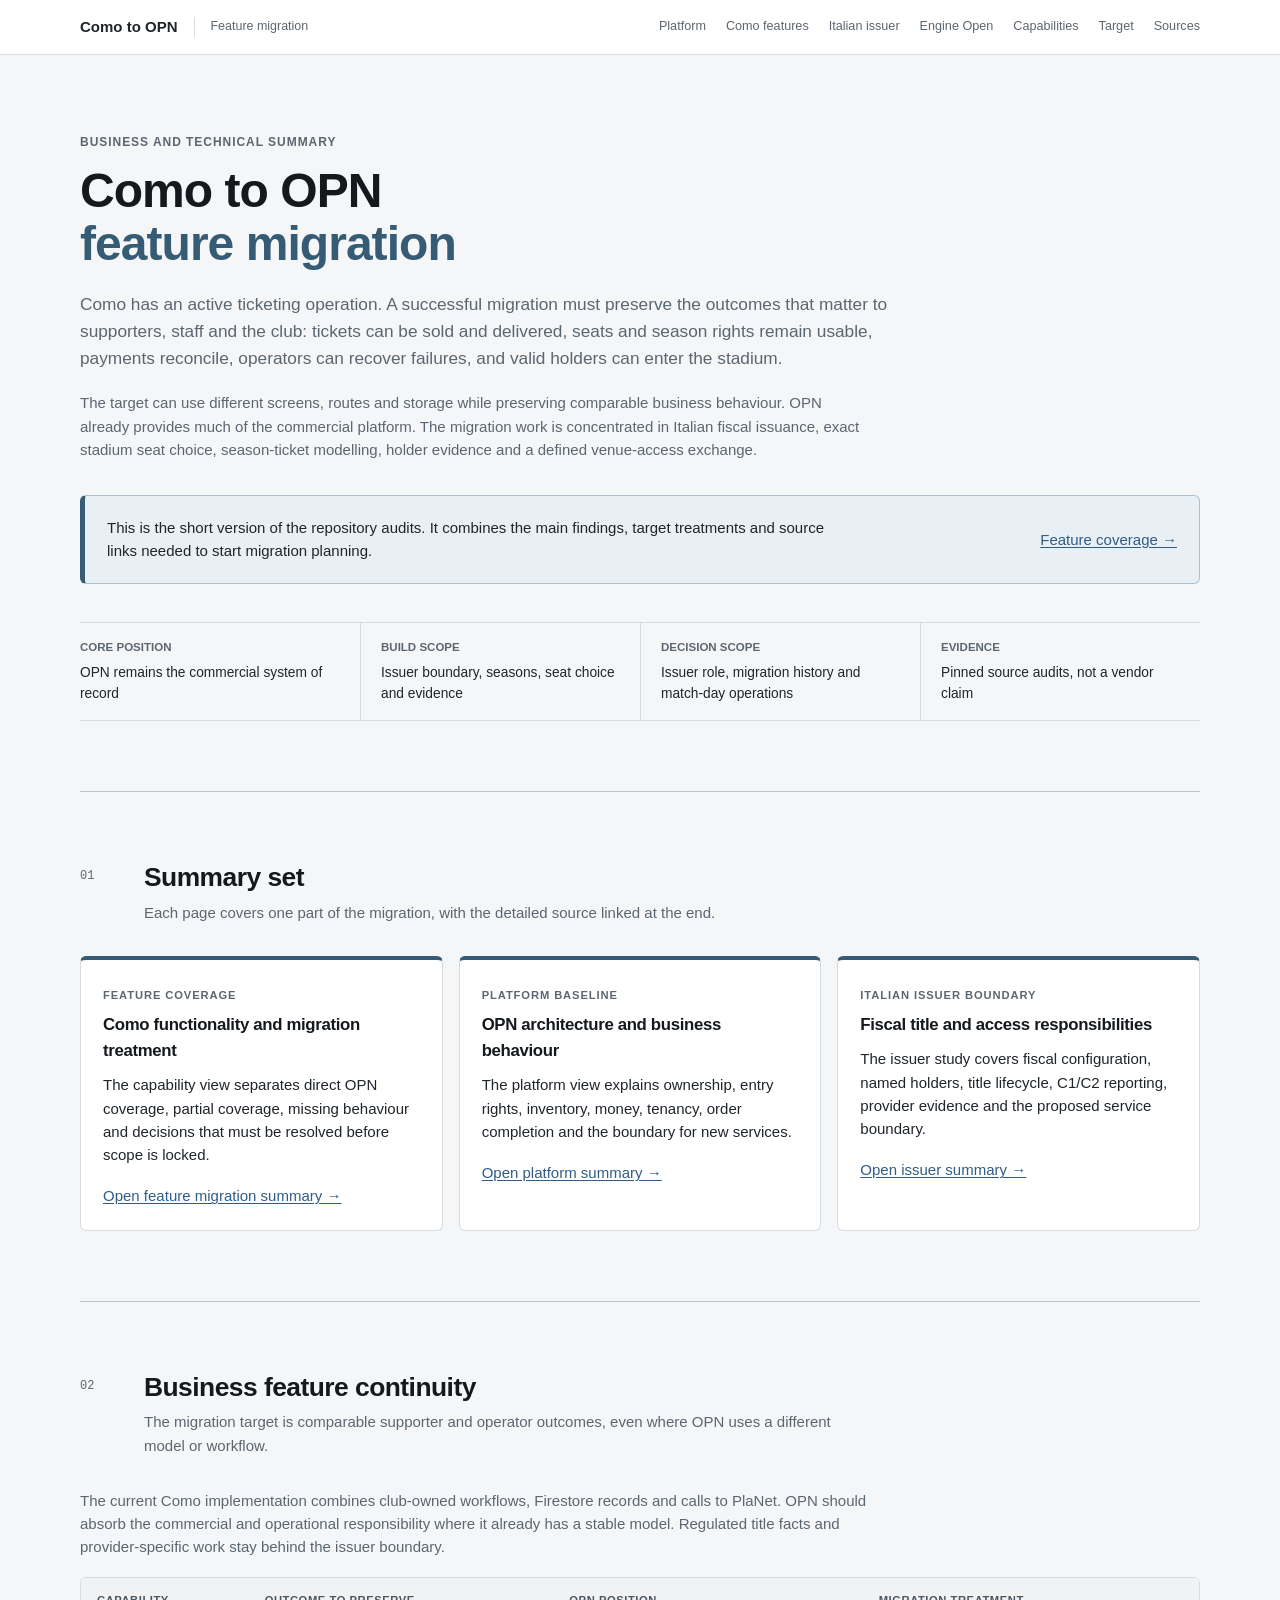
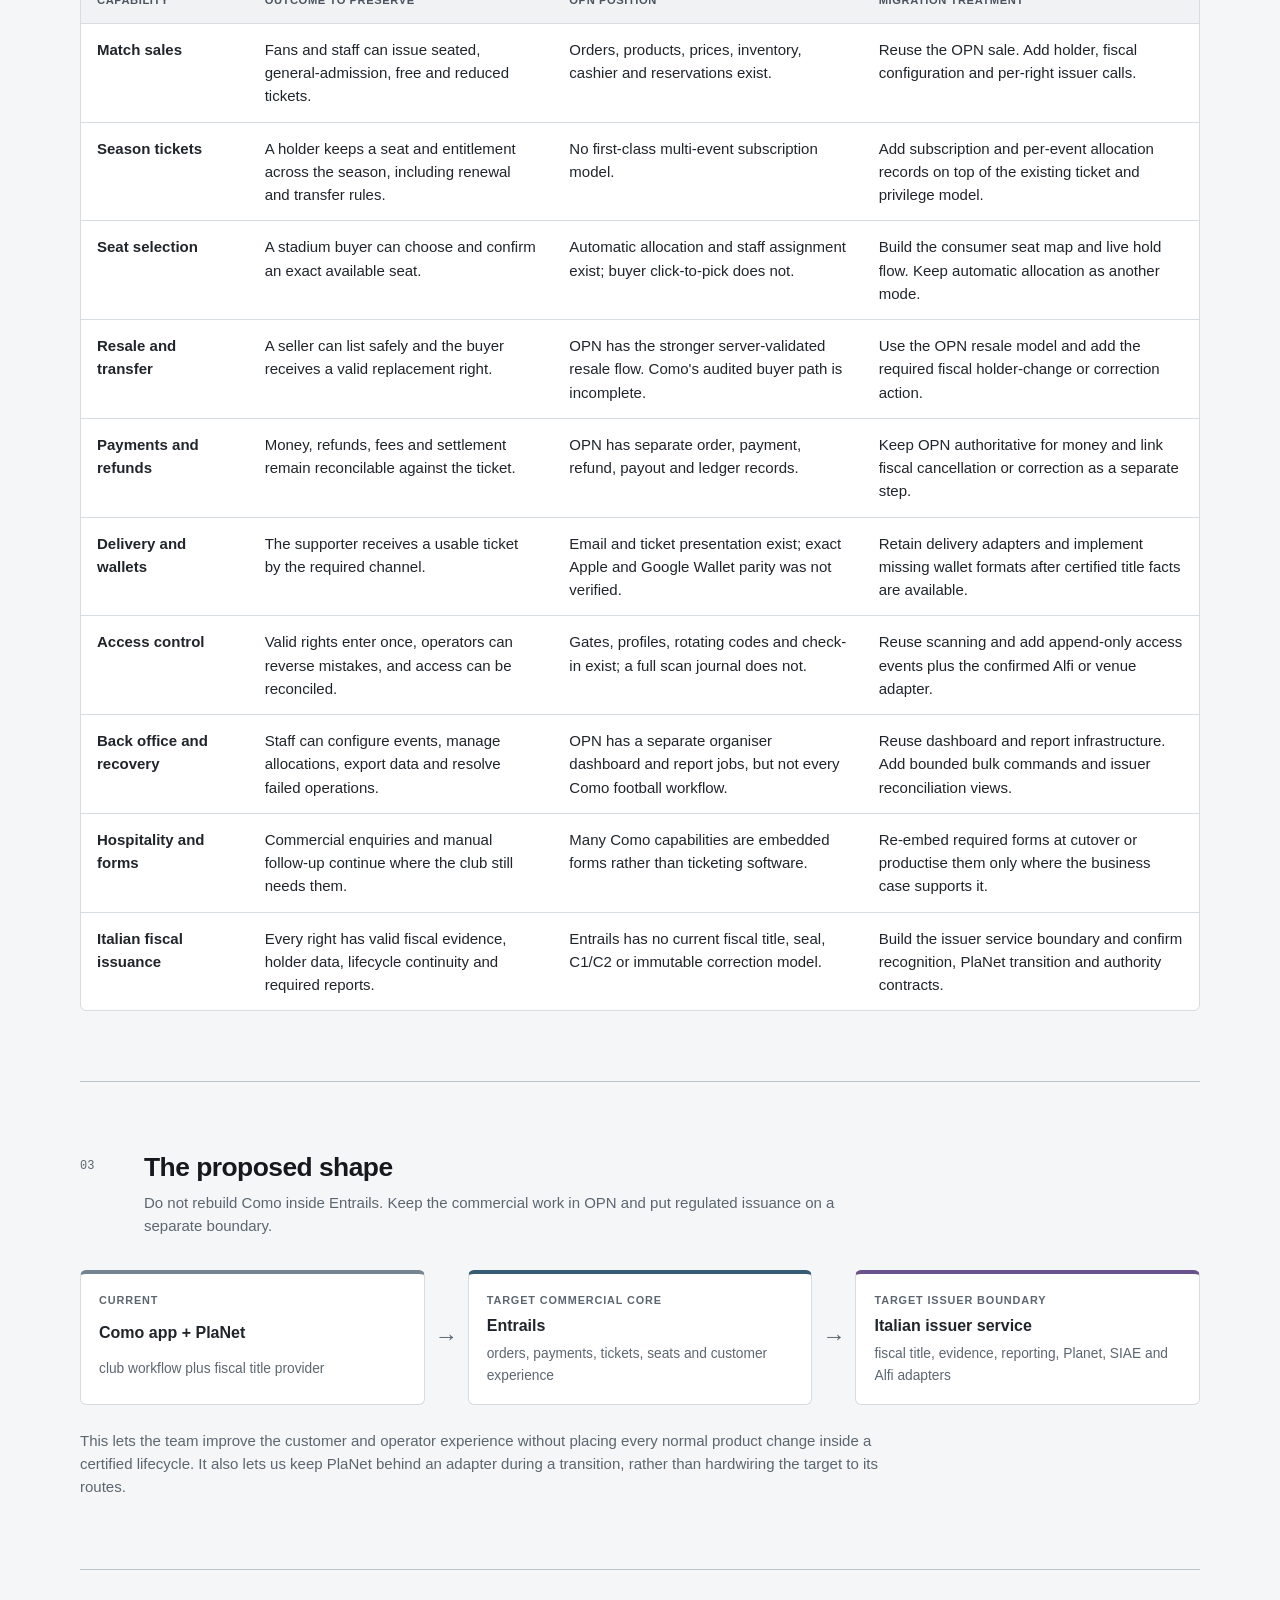
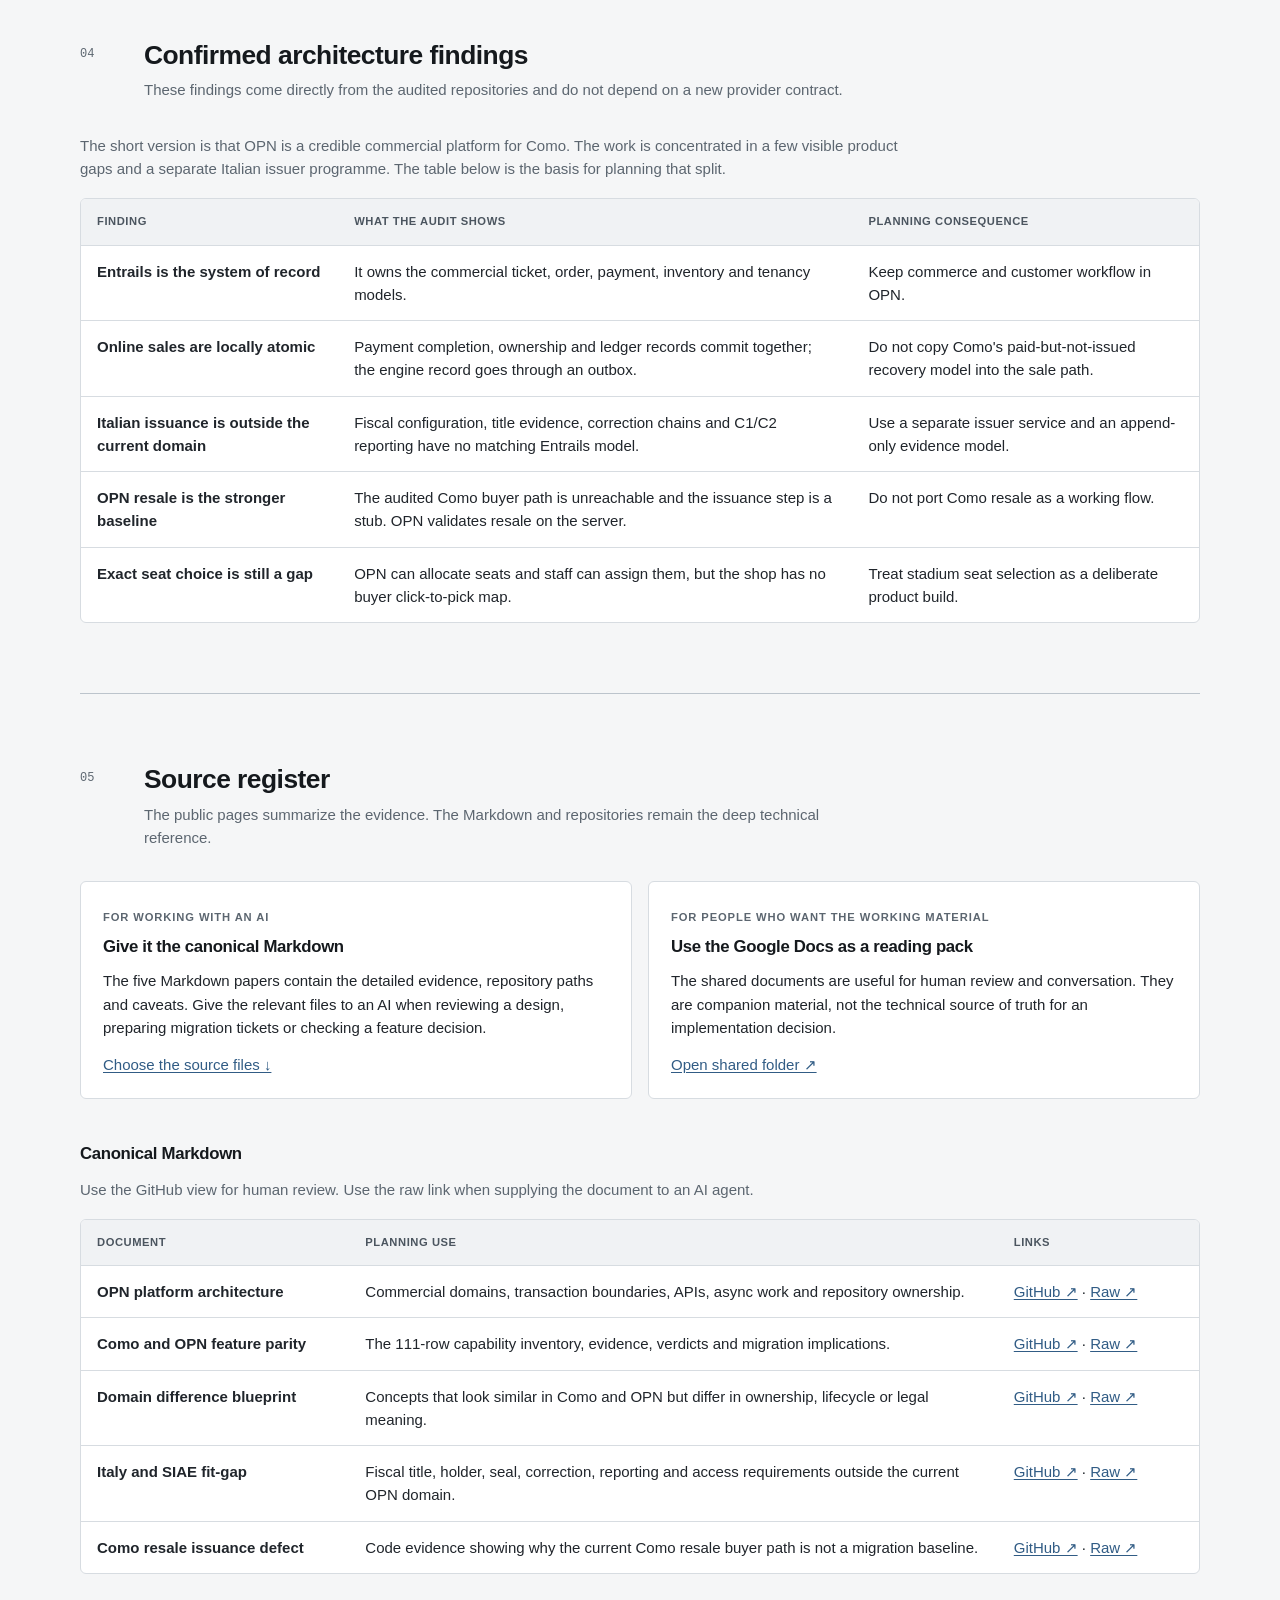
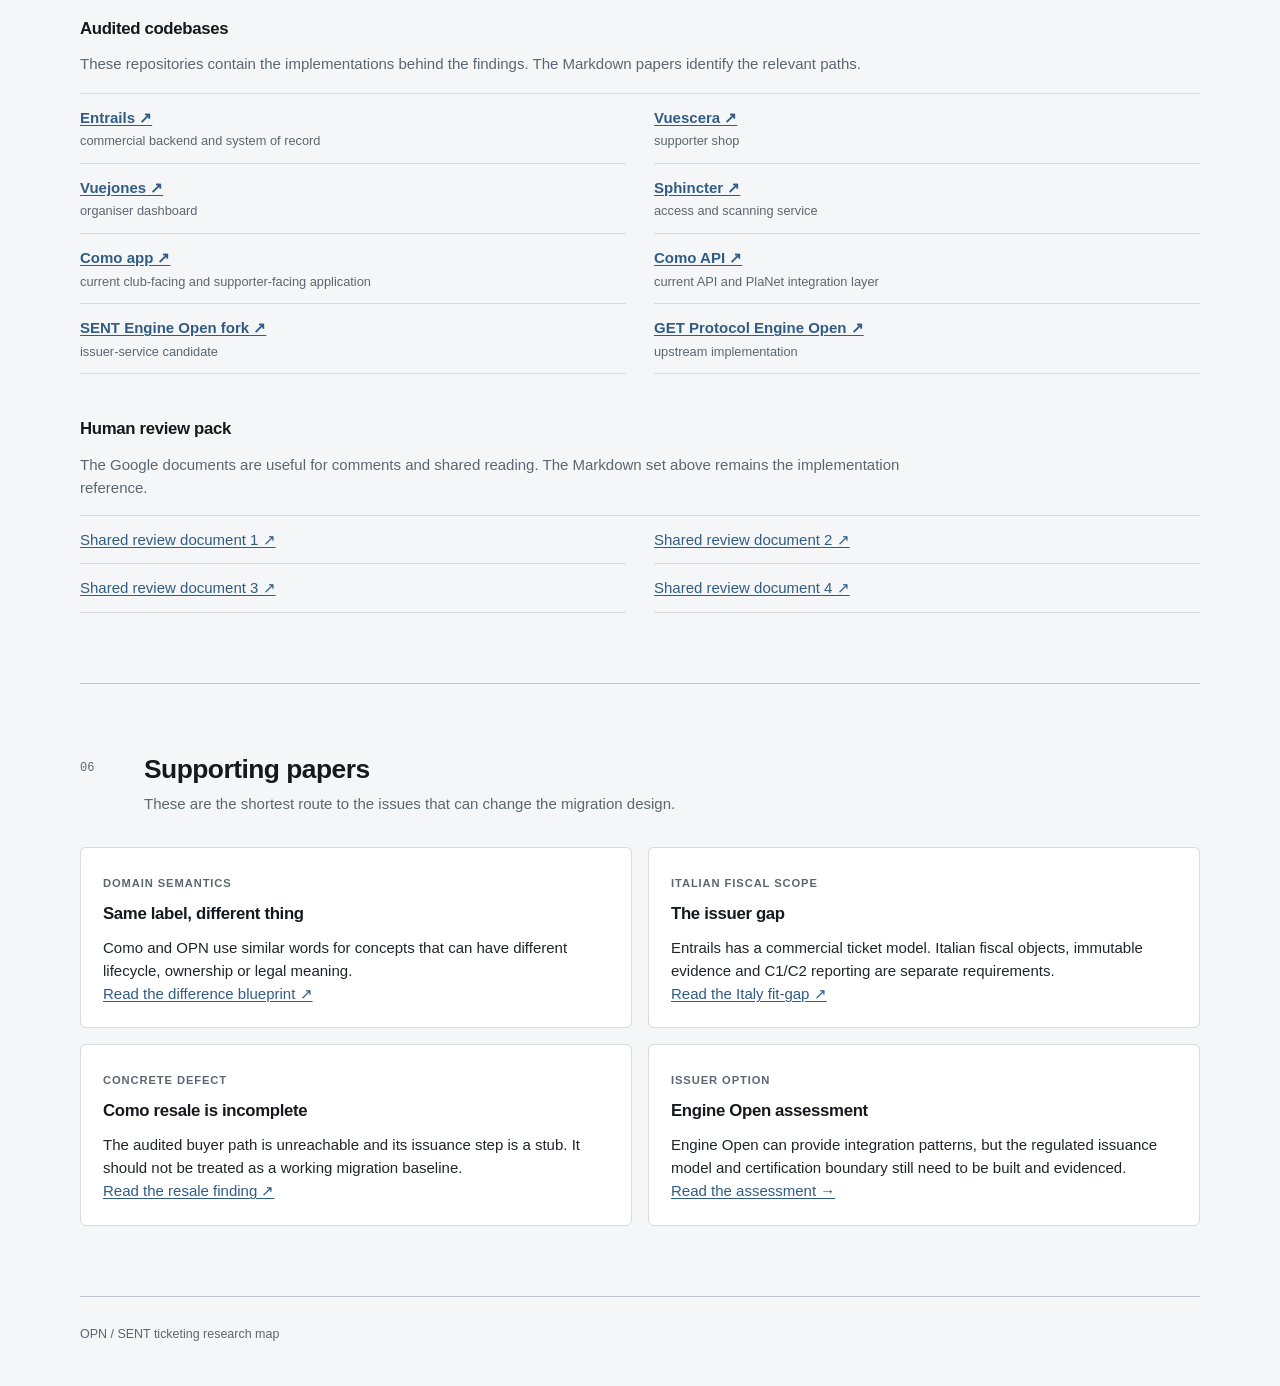
<file: architecture/index.html>
<!doctype html>
<html lang="en">
  <head>
    <meta charset="utf-8" />
    <meta name="viewport" content="width=device-width, initial-scale=1" />
    <meta name="description" content="Business and technical summary of the Como ticketing feature migration to OPN and Entrails." />
    <meta name="robots" content="noindex, nofollow" />
    <meta property="og:title" content="Como to OPN feature migration" />
    <meta property="og:description" content="Current ticketing needs, OPN coverage, migration treatment, issuer scope and source references." />
    <meta property="og:type" content="website" />
    <meta name="theme-color" content="#f5f6f7" />
    <title>Como to OPN feature migration</title>
    <link rel="icon" href="data:," />
    <link rel="stylesheet" href="styles.css" />
  </head>
  <body>
    <a class="skip-link" href="#content">Skip to content</a>
    <header class="topbar">
      <div class="topbar-inner">
        <a class="document-name" href="#top">Como to OPN</a>
        <span class="document-state">Feature migration</span>
        <nav aria-label="Document sections">
          <a href="platform.html">Platform</a>
          <a href="como.html">Como features</a>
          <a href="../italy-service/">Italian issuer</a>
          <a href="../engine-open/">Engine Open</a>
          <a href="#coverage">Capabilities</a>
          <a href="#target">Target</a>
          <a href="#sources">Sources</a>
        </nav>
      </div>
    </header>

    <main id="content">
      <section class="intro architecture-intro" id="top">
        <p class="document-type">Business and technical summary</p>
        <h1>Como to OPN<br /><span>feature migration</span></h1>
        <p class="intro-text">
          Como has an active ticketing operation. A successful migration must preserve the outcomes
          that matter to supporters, staff and the club: tickets can be sold and delivered, seats and
          season rights remain usable, payments reconcile, operators can recover failures, and valid
          holders can enter the stadium.
        </p>
        <p class="section-copy intro-copy">
          The target can use different screens, routes and storage while preserving comparable
          business behaviour. OPN already provides much of the commercial platform. The
          migration work is concentrated in Italian fiscal issuance, exact stadium seat choice,
          season-ticket modelling, holder evidence and a defined venue-access exchange.
        </p>
        <div class="summary-banner">
          <p>
            This is the short version of the repository audits. It combines the main findings,
            target treatments and source links needed to start migration planning.
          </p>
          <a href="#coverage">Feature coverage →</a>
        </div>
        <dl class="document-meta">
          <div><dt>Core position</dt><dd>OPN remains the commercial system of record</dd></div>
          <div><dt>Build scope</dt><dd>Issuer boundary, seasons, seat choice and evidence</dd></div>
          <div><dt>Decision scope</dt><dd>Issuer role, migration history and match-day operations</dd></div>
          <div><dt>Evidence</dt><dd>Pinned source audits, not a vendor claim</dd></div>
        </dl>
      </section>

      <section class="document-section" id="overview">
        <header class="section-header">
          <span class="section-number">01</span>
          <div><h2>Summary set</h2><p>Each page covers one part of the migration, with the detailed source linked at the end.</p></div>
        </header>
        <div class="page-grid">
          <article class="page-card">
            <small>Feature coverage</small>
            <h3>Como functionality and migration treatment</h3>
            <p>The capability view separates direct OPN coverage, partial coverage, missing behaviour and decisions that must be resolved before scope is locked.</p>
            <a href="como.html">Open feature migration summary →</a>
          </article>
          <article class="page-card">
            <small>Platform baseline</small>
            <h3>OPN architecture and business behaviour</h3>
            <p>The platform view explains ownership, entry rights, inventory, money, tenancy, order completion and the boundary for new services.</p>
            <a href="platform.html">Open platform summary →</a>
          </article>
          <article class="page-card">
            <small>Italian issuer boundary</small>
            <h3>Fiscal title and access responsibilities</h3>
            <p>The issuer study covers fiscal configuration, named holders, title lifecycle, C1/C2 reporting, provider evidence and the proposed service boundary.</p>
            <a href="../italy-service/">Open issuer summary →</a>
          </article>
        </div>
      </section>

      <section class="document-section" id="coverage">
        <header class="section-header">
          <span class="section-number">02</span>
          <div><h2>Business feature continuity</h2><p>The migration target is comparable supporter and operator outcomes, even where OPN uses a different model or workflow.</p></div>
        </header>
        <p class="section-copy">
          The current Como implementation combines club-owned workflows, Firestore records and
          calls to PlaNet. OPN should absorb the commercial and operational responsibility where it
          already has a stable model. Regulated title facts and provider-specific work stay behind
          the issuer boundary.
        </p>
        <div class="table-panel feature-table">
          <table>
            <thead><tr><th>Capability</th><th>Outcome to preserve</th><th>OPN position</th><th>Migration treatment</th></tr></thead>
            <tbody>
              <tr><td>Match sales</td><td>Fans and staff can issue seated, general-admission, free and reduced tickets.</td><td>Orders, products, prices, inventory, cashier and reservations exist.</td><td>Reuse the OPN sale. Add holder, fiscal configuration and per-right issuer calls.</td></tr>
              <tr><td>Season tickets</td><td>A holder keeps a seat and entitlement across the season, including renewal and transfer rules.</td><td>No first-class multi-event subscription model.</td><td>Add subscription and per-event allocation records on top of the existing ticket and privilege model.</td></tr>
              <tr><td>Seat selection</td><td>A stadium buyer can choose and confirm an exact available seat.</td><td>Automatic allocation and staff assignment exist; buyer click-to-pick does not.</td><td>Build the consumer seat map and live hold flow. Keep automatic allocation as another mode.</td></tr>
              <tr><td>Resale and transfer</td><td>A seller can list safely and the buyer receives a valid replacement right.</td><td>OPN has the stronger server-validated resale flow. Como's audited buyer path is incomplete.</td><td>Use the OPN resale model and add the required fiscal holder-change or correction action.</td></tr>
              <tr><td>Payments and refunds</td><td>Money, refunds, fees and settlement remain reconcilable against the ticket.</td><td>OPN has separate order, payment, refund, payout and ledger records.</td><td>Keep OPN authoritative for money and link fiscal cancellation or correction as a separate step.</td></tr>
              <tr><td>Delivery and wallets</td><td>The supporter receives a usable ticket by the required channel.</td><td>Email and ticket presentation exist; exact Apple and Google Wallet parity was not verified.</td><td>Retain delivery adapters and implement missing wallet formats after certified title facts are available.</td></tr>
              <tr><td>Access control</td><td>Valid rights enter once, operators can reverse mistakes, and access can be reconciled.</td><td>Gates, profiles, rotating codes and check-in exist; a full scan journal does not.</td><td>Reuse scanning and add append-only access events plus the confirmed Alfi or venue adapter.</td></tr>
              <tr><td>Back office and recovery</td><td>Staff can configure events, manage allocations, export data and resolve failed operations.</td><td>OPN has a separate organiser dashboard and report jobs, but not every Como football workflow.</td><td>Reuse dashboard and report infrastructure. Add bounded bulk commands and issuer reconciliation views.</td></tr>
              <tr><td>Hospitality and forms</td><td>Commercial enquiries and manual follow-up continue where the club still needs them.</td><td>Many Como capabilities are embedded forms rather than ticketing software.</td><td>Re-embed required forms at cutover or productise them only where the business case supports it.</td></tr>
              <tr><td>Italian fiscal issuance</td><td>Every right has valid fiscal evidence, holder data, lifecycle continuity and required reports.</td><td>Entrails has no current fiscal title, seal, C1/C2 or immutable correction model.</td><td>Build the issuer service boundary and confirm recognition, PlaNet transition and authority contracts.</td></tr>
            </tbody>
          </table>
        </div>
      </section>

      <section class="document-section" id="target">
        <header class="section-header">
          <span class="section-number">03</span>
          <div><h2>The proposed shape</h2><p>Do not rebuild Como inside Entrails. Keep the commercial work in OPN and put regulated issuance on a separate boundary.</p></div>
        </header>
        <figure class="system-overview" role="img" aria-label="Como and Planet are the current application and fiscal provider. Entrails becomes the target commercial system of record. An Italian issuer service handles fiscal titles and interfaces with Planet, authorities and venue access.">
          <div class="overview-node current"><small>Current</small><strong>Como app + PlaNet</strong><span>club workflow plus fiscal title provider</span></div>
          <i>→</i>
          <div class="overview-node core"><small>Target commercial core</small><strong>Entrails</strong><span>orders, payments, tickets, seats and customer experience</span></div>
          <i>→</i>
          <div class="overview-node issuer"><small>Target issuer boundary</small><strong>Italian issuer service</strong><span>fiscal title, evidence, reporting, Planet, SIAE and Alfi adapters</span></div>
        </figure>
        <p class="section-copy">This lets the team improve the customer and operator experience without placing every normal product change inside a certified lifecycle. It also lets us keep PlaNet behind an adapter during a transition, rather than hardwiring the target to its routes.</p>
      </section>

      <section class="document-section" id="findings">
        <header class="section-header">
          <span class="section-number">04</span>
          <div><h2>Confirmed architecture findings</h2><p>These findings come directly from the audited repositories and do not depend on a new provider contract.</p></div>
        </header>
        <p class="section-copy">The short version is that OPN is a credible commercial platform for Como. The work is concentrated in a few visible product gaps and a separate Italian issuer programme. The table below is the basis for planning that split.</p>
        <div class="table-panel confidence-table">
          <table>
            <thead><tr><th>Finding</th><th>What the audit shows</th><th>Planning consequence</th></tr></thead>
            <tbody>
              <tr><td>Entrails is the system of record</td><td>It owns the commercial ticket, order, payment, inventory and tenancy models.</td><td>Keep commerce and customer workflow in OPN.</td></tr>
              <tr><td>Online sales are locally atomic</td><td>Payment completion, ownership and ledger records commit together; the engine record goes through an outbox.</td><td>Do not copy Como's paid-but-not-issued recovery model into the sale path.</td></tr>
              <tr><td>Italian issuance is outside the current domain</td><td>Fiscal configuration, title evidence, correction chains and C1/C2 reporting have no matching Entrails model.</td><td>Use a separate issuer service and an append-only evidence model.</td></tr>
              <tr><td>OPN resale is the stronger baseline</td><td>The audited Como buyer path is unreachable and the issuance step is a stub. OPN validates resale on the server.</td><td>Do not port Como resale as a working flow.</td></tr>
              <tr><td>Exact seat choice is still a gap</td><td>OPN can allocate seats and staff can assign them, but the shop has no buyer click-to-pick map.</td><td>Treat stadium seat selection as a deliberate product build.</td></tr>
            </tbody>
          </table>
        </div>
      </section>

      <section class="document-section" id="sources">
        <header class="section-header">
          <span class="section-number">05</span>
          <div><h2>Source register</h2><p>The public pages summarize the evidence. The Markdown and repositories remain the deep technical reference.</p></div>
        </header>
        <div class="source-grid">
          <article class="source-card">
            <small>For working with an AI</small>
            <h3>Give it the canonical Markdown</h3>
            <p>The five Markdown papers contain the detailed evidence, repository paths and caveats. Give the relevant files to an AI when reviewing a design, preparing migration tickets or checking a feature decision.</p>
            <a href="#markdown-sources">Choose the source files ↓</a>
          </article>
          <article class="source-card">
            <small>For people who want the working material</small>
            <h3>Use the Google Docs as a reading pack</h3>
            <p>The shared documents are useful for human review and conversation. They are companion material, not the technical source of truth for an implementation decision.</p>
            <a href="https://drive.google.com/drive/u/4/folders/1nAPGu3Upr9DgYbTAW8HAUWJCnJOj-Soc">Open shared folder ↗</a>
          </article>
        </div>
        <h3 id="markdown-sources">Canonical Markdown</h3>
        <p class="section-copy">Use the GitHub view for human review. Use the raw link when supplying the document to an AI agent.</p>
        <div class="table-panel source-table">
          <table>
            <thead><tr><th>Document</th><th>Planning use</th><th>Links</th></tr></thead>
            <tbody>
              <tr><td>OPN platform architecture</td><td>Commercial domains, transaction boundaries, APIs, async work and repository ownership.</td><td><a href="https://github.com/kasper-keunen/opn-monorepo/blob/main/docs/architecture/opn-platform-architecture.md">GitHub ↗</a> · <a href="https://raw.githubusercontent.com/kasper-keunen/opn-monorepo/main/docs/architecture/opn-platform-architecture.md">Raw ↗</a></td></tr>
              <tr><td>Como and OPN feature parity</td><td>The 111-row capability inventory, evidence, verdicts and migration implications.</td><td><a href="https://github.com/kasper-keunen/opn-monorepo/blob/main/docs/architecture/como-opn-feature-parity.md">GitHub ↗</a> · <a href="https://raw.githubusercontent.com/kasper-keunen/opn-monorepo/main/docs/architecture/como-opn-feature-parity.md">Raw ↗</a></td></tr>
              <tr><td>Domain difference blueprint</td><td>Concepts that look similar in Como and OPN but differ in ownership, lifecycle or legal meaning.</td><td><a href="https://github.com/kasper-keunen/opn-monorepo/blob/main/docs/architecture/como-entrails-domain-difference-blueprint.md">GitHub ↗</a> · <a href="https://raw.githubusercontent.com/kasper-keunen/opn-monorepo/main/docs/architecture/como-entrails-domain-difference-blueprint.md">Raw ↗</a></td></tr>
              <tr><td>Italy and SIAE fit-gap</td><td>Fiscal title, holder, seal, correction, reporting and access requirements outside the current OPN domain.</td><td><a href="https://github.com/kasper-keunen/opn-monorepo/blob/main/docs/architecture/italy-siae-fit-gap.md">GitHub ↗</a> · <a href="https://raw.githubusercontent.com/kasper-keunen/opn-monorepo/main/docs/architecture/italy-siae-fit-gap.md">Raw ↗</a></td></tr>
              <tr><td>Como resale issuance defect</td><td>Code evidence showing why the current Como resale buyer path is not a migration baseline.</td><td><a href="https://github.com/kasper-keunen/opn-monorepo/blob/main/docs/architecture/como-resale-issuance-defect.md">GitHub ↗</a> · <a href="https://raw.githubusercontent.com/kasper-keunen/opn-monorepo/main/docs/architecture/como-resale-issuance-defect.md">Raw ↗</a></td></tr>
            </tbody>
          </table>
        </div>
        <h3>Audited codebases</h3>
        <p class="section-copy">These repositories contain the implementations behind the findings. The Markdown papers identify the relevant paths.</p>
        <ul class="repository-list">
          <li><a href="https://github.com/GETProtocolLab/entrails">Entrails ↗</a><span>commercial backend and system of record</span></li>
          <li><a href="https://github.com/GETProtocolLab/vuescera">Vuescera ↗</a><span>supporter shop</span></li>
          <li><a href="https://github.com/GETProtocolLab/vuejones">Vuejones ↗</a><span>organiser dashboard</span></li>
          <li><a href="https://github.com/GETProtocolLab/sphincter">Sphincter ↗</a><span>access and scanning service</span></li>
          <li><a href="https://github.com/SENT-Italy/como-app">Como app ↗</a><span>current club-facing and supporter-facing application</span></li>
          <li><a href="https://github.com/SENT-Italy/como-api">Como API ↗</a><span>current API and PlaNet integration layer</span></li>
          <li><a href="https://github.com/SENT-Ticketing/engine-open">SENT Engine Open fork ↗</a><span>issuer-service candidate</span></li>
          <li><a href="https://github.com/GETProtocol/engine-open">GET Protocol Engine Open ↗</a><span>upstream implementation</span></li>
        </ul>
        <h3>Human review pack</h3>
        <p class="section-copy">The Google documents are useful for comments and shared reading. The Markdown set above remains the implementation reference.</p>
        <ul class="source-list">
          <li><a href="https://docs.google.com/document/d/1tl9Bkc2yelWabpmp-_zMHOwe65H5c9PonFsIXWSbx1M/edit?usp=drive_link">Shared review document 1 ↗</a></li>
          <li><a href="https://docs.google.com/document/d/1CDDK06XfI-lRRllc-RFHbmUzpCAMUI4UvgkPDvfkQeo/edit?usp=drive_link">Shared review document 2 ↗</a></li>
          <li><a href="https://docs.google.com/document/d/17-Eb79uMcJrp27notmi6WiipOySV_7QGgNc5uyYPZPw/edit?usp=drive_link">Shared review document 3 ↗</a></li>
          <li><a href="https://docs.google.com/document/d/1BRcbc4voKPRtgG83DOWVVGAXB-cYsHSVTFBhPeX3_k8/edit?usp=drive_link">Shared review document 4 ↗</a></li>
        </ul>
      </section>

      <section class="document-section">
        <header class="section-header">
          <span class="section-number">06</span>
          <div><h2>Supporting papers</h2><p>These are the shortest route to the issues that can change the migration design.</p></div>
        </header>
        <div class="domain-grid">
          <article class="domain-card"><small>Domain semantics</small><h3>Same label, different thing</h3><p>Como and OPN use similar words for concepts that can have different lifecycle, ownership or legal meaning.</p><a href="https://github.com/kasper-keunen/opn-monorepo/blob/main/docs/architecture/como-entrails-domain-difference-blueprint.md">Read the difference blueprint ↗</a></article>
          <article class="domain-card"><small>Italian fiscal scope</small><h3>The issuer gap</h3><p>Entrails has a commercial ticket model. Italian fiscal objects, immutable evidence and C1/C2 reporting are separate requirements.</p><a href="https://github.com/kasper-keunen/opn-monorepo/blob/main/docs/architecture/italy-siae-fit-gap.md">Read the Italy fit-gap ↗</a></article>
          <article class="domain-card"><small>Concrete defect</small><h3>Como resale is incomplete</h3><p>The audited buyer path is unreachable and its issuance step is a stub. It should not be treated as a working migration baseline.</p><a href="https://github.com/kasper-keunen/opn-monorepo/blob/main/docs/architecture/como-resale-issuance-defect.md">Read the resale finding ↗</a></article>
          <article class="domain-card"><small>Issuer option</small><h3>Engine Open assessment</h3><p>Engine Open can provide integration patterns, but the regulated issuance model and certification boundary still need to be built and evidenced.</p><a href="../engine-open/">Read the assessment →</a></article>
        </div>
      </section>
    </main>
    <footer class="footer"><p>OPN / SENT ticketing research map</p></footer>
  </body>
</html>
</file>
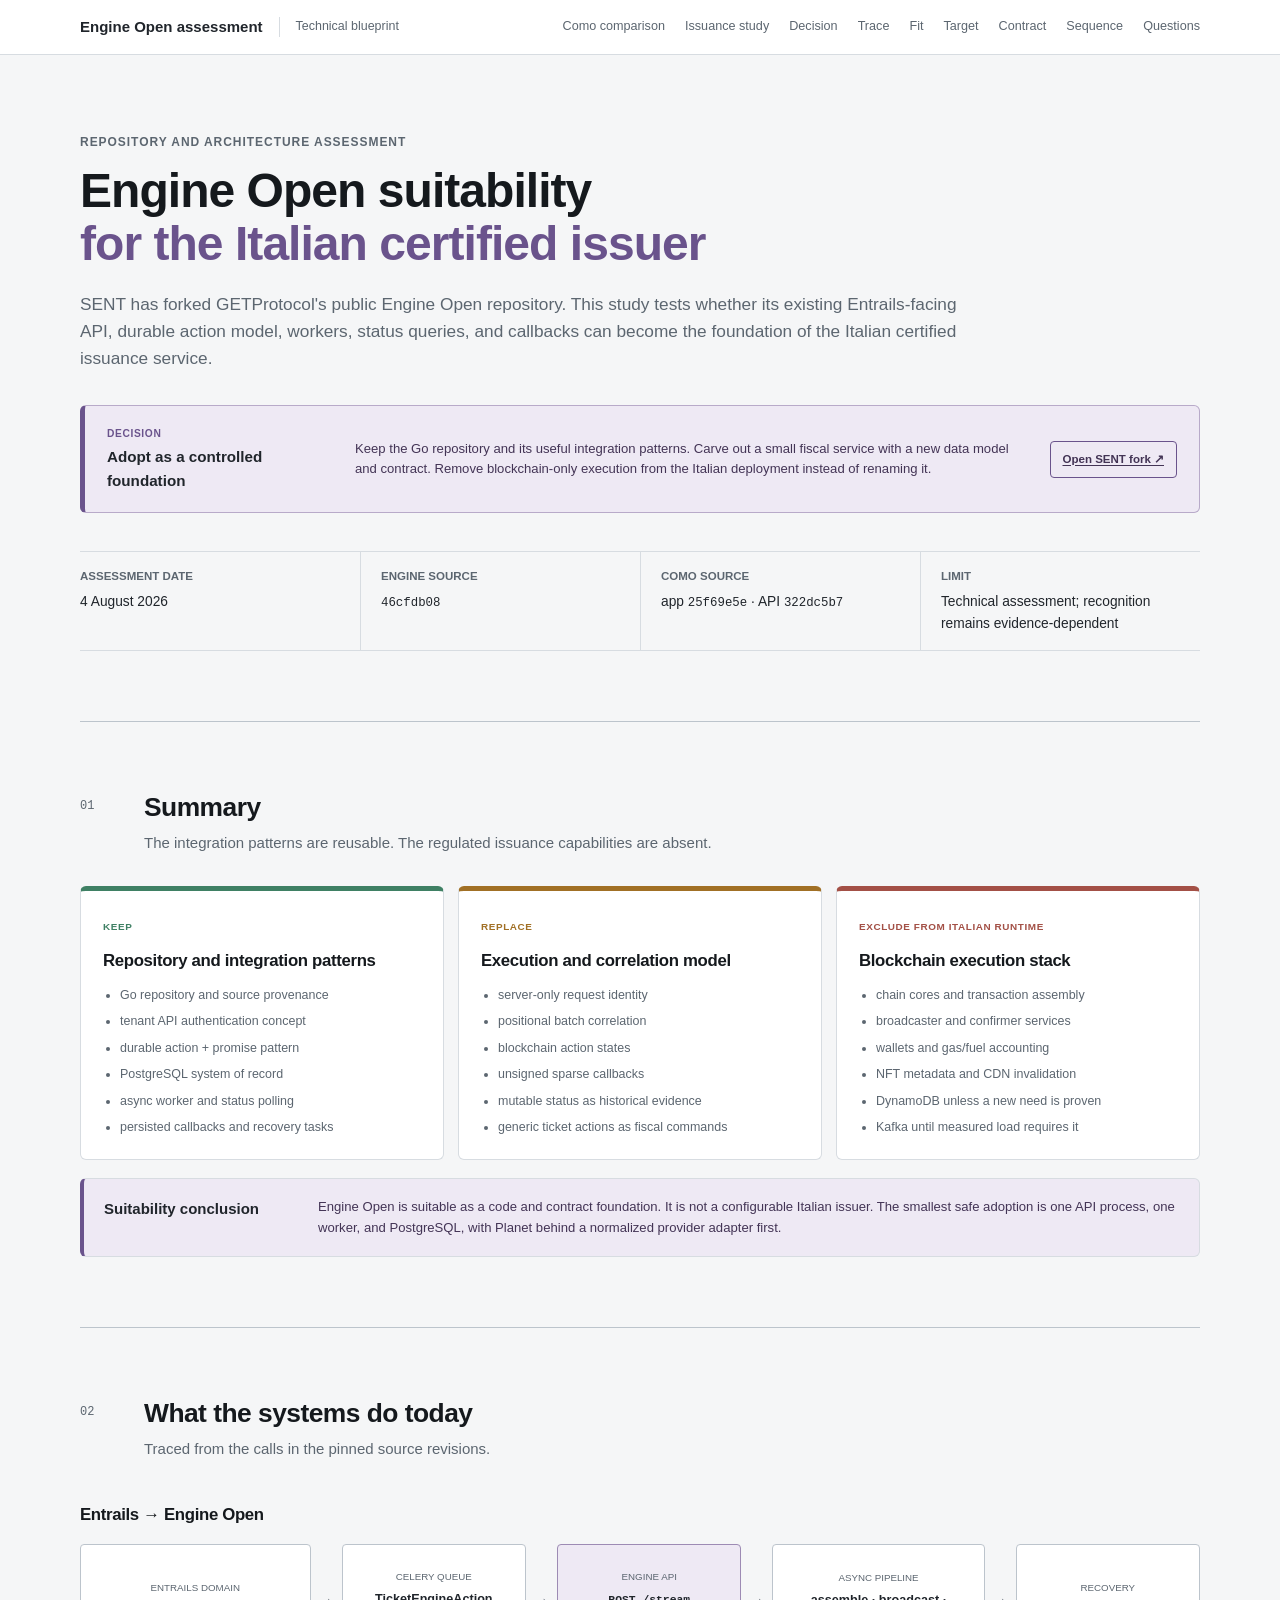
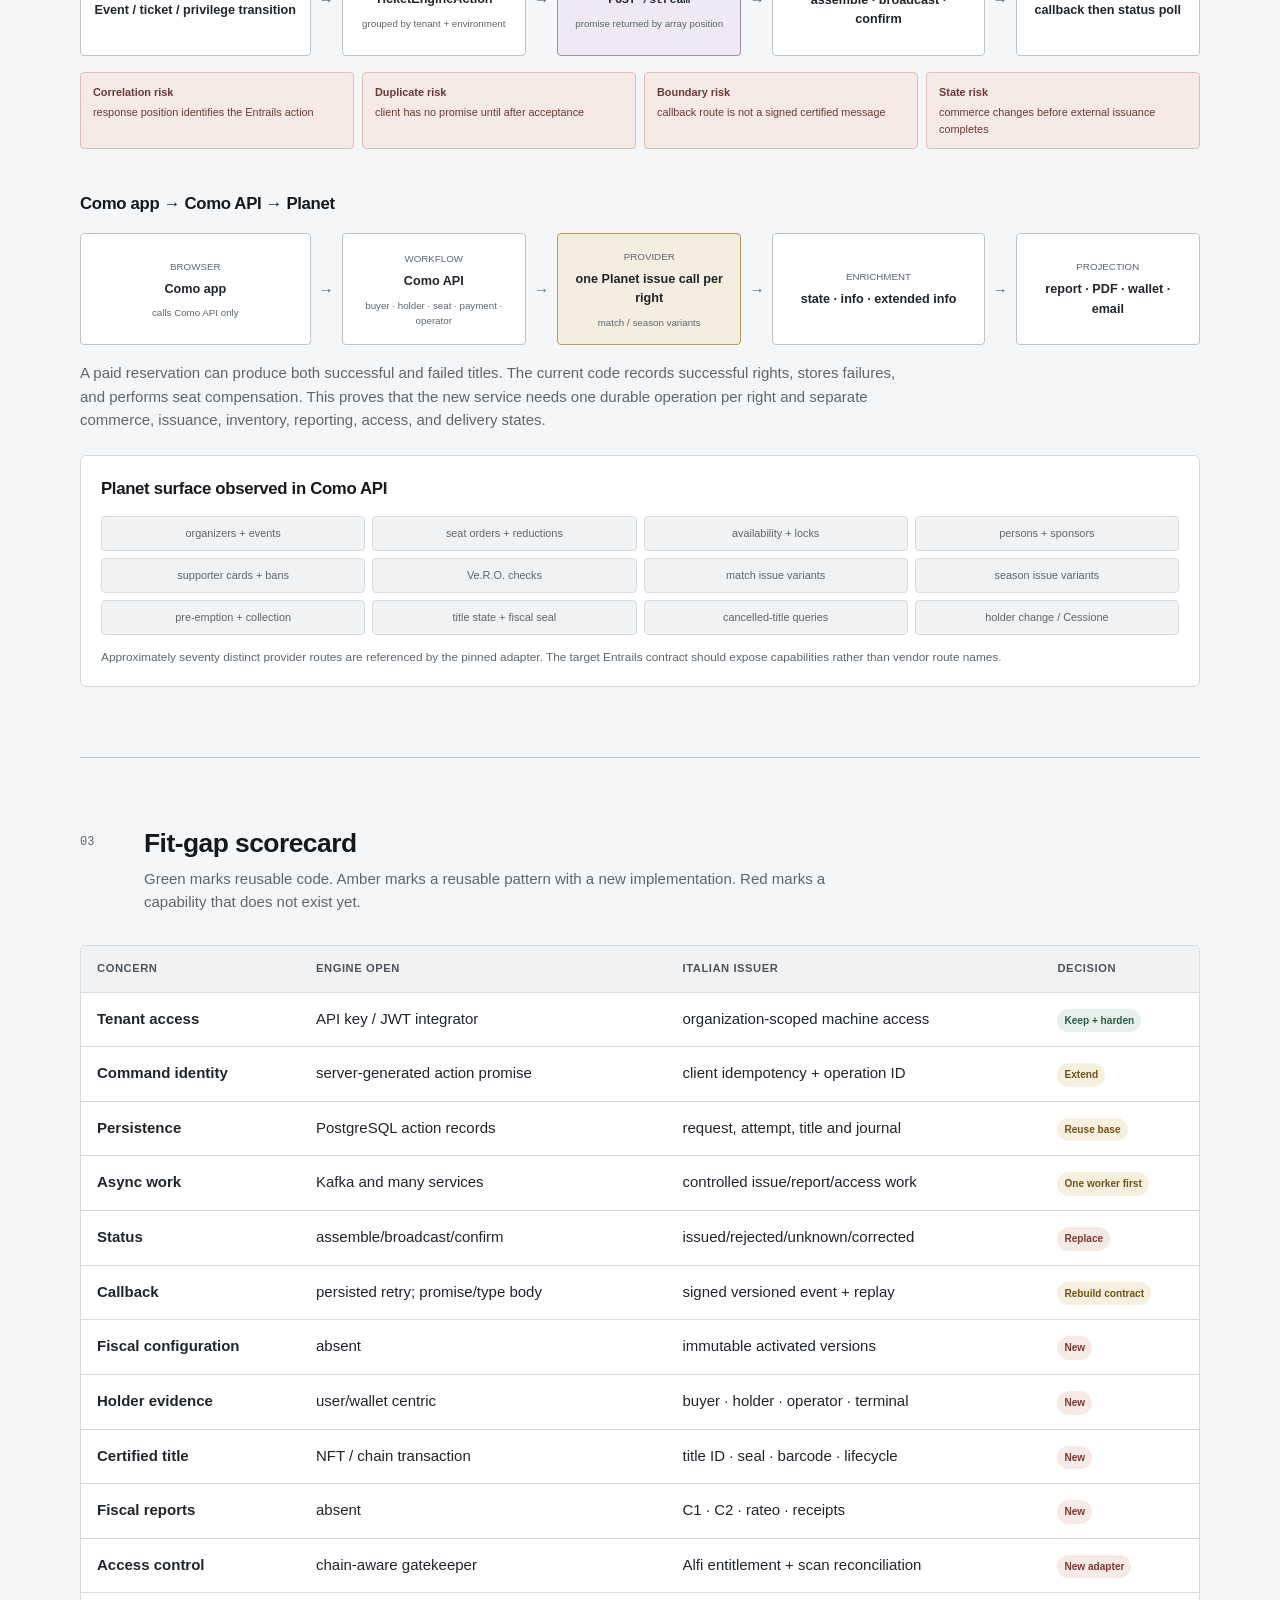
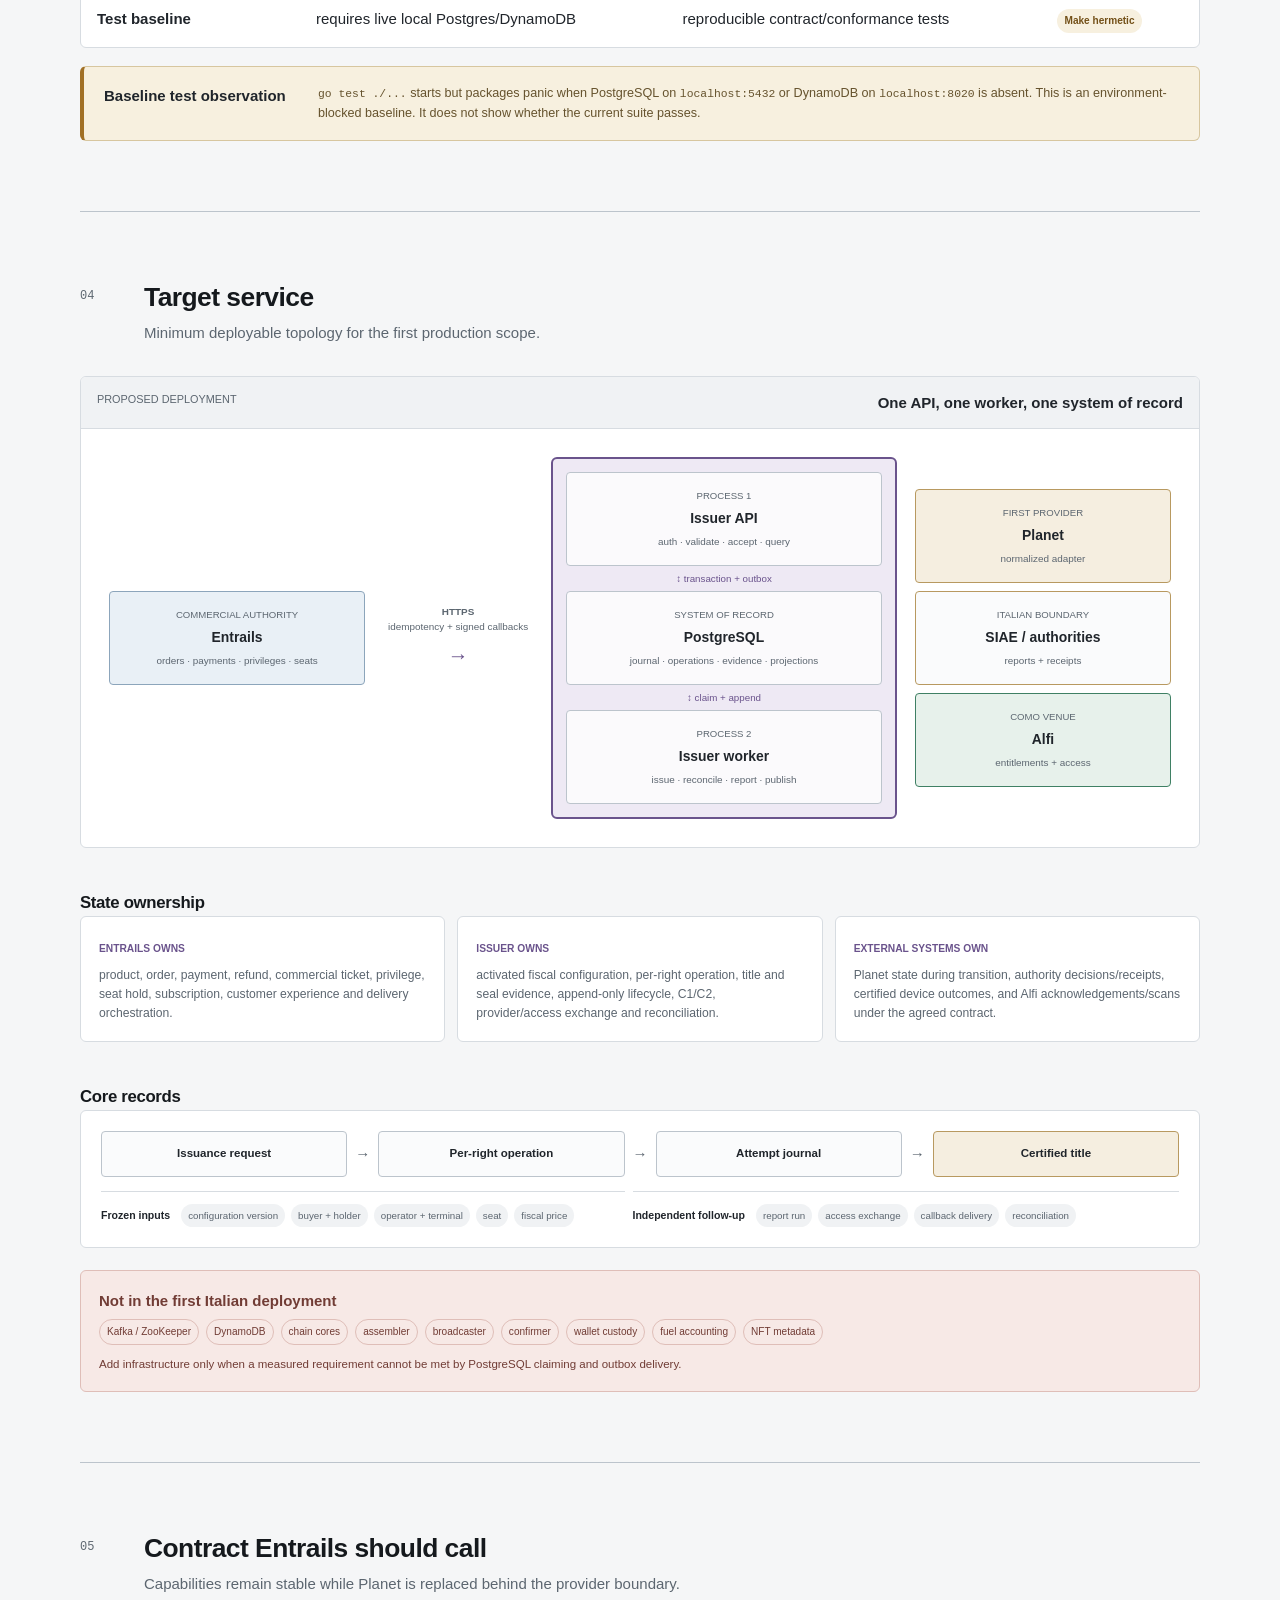
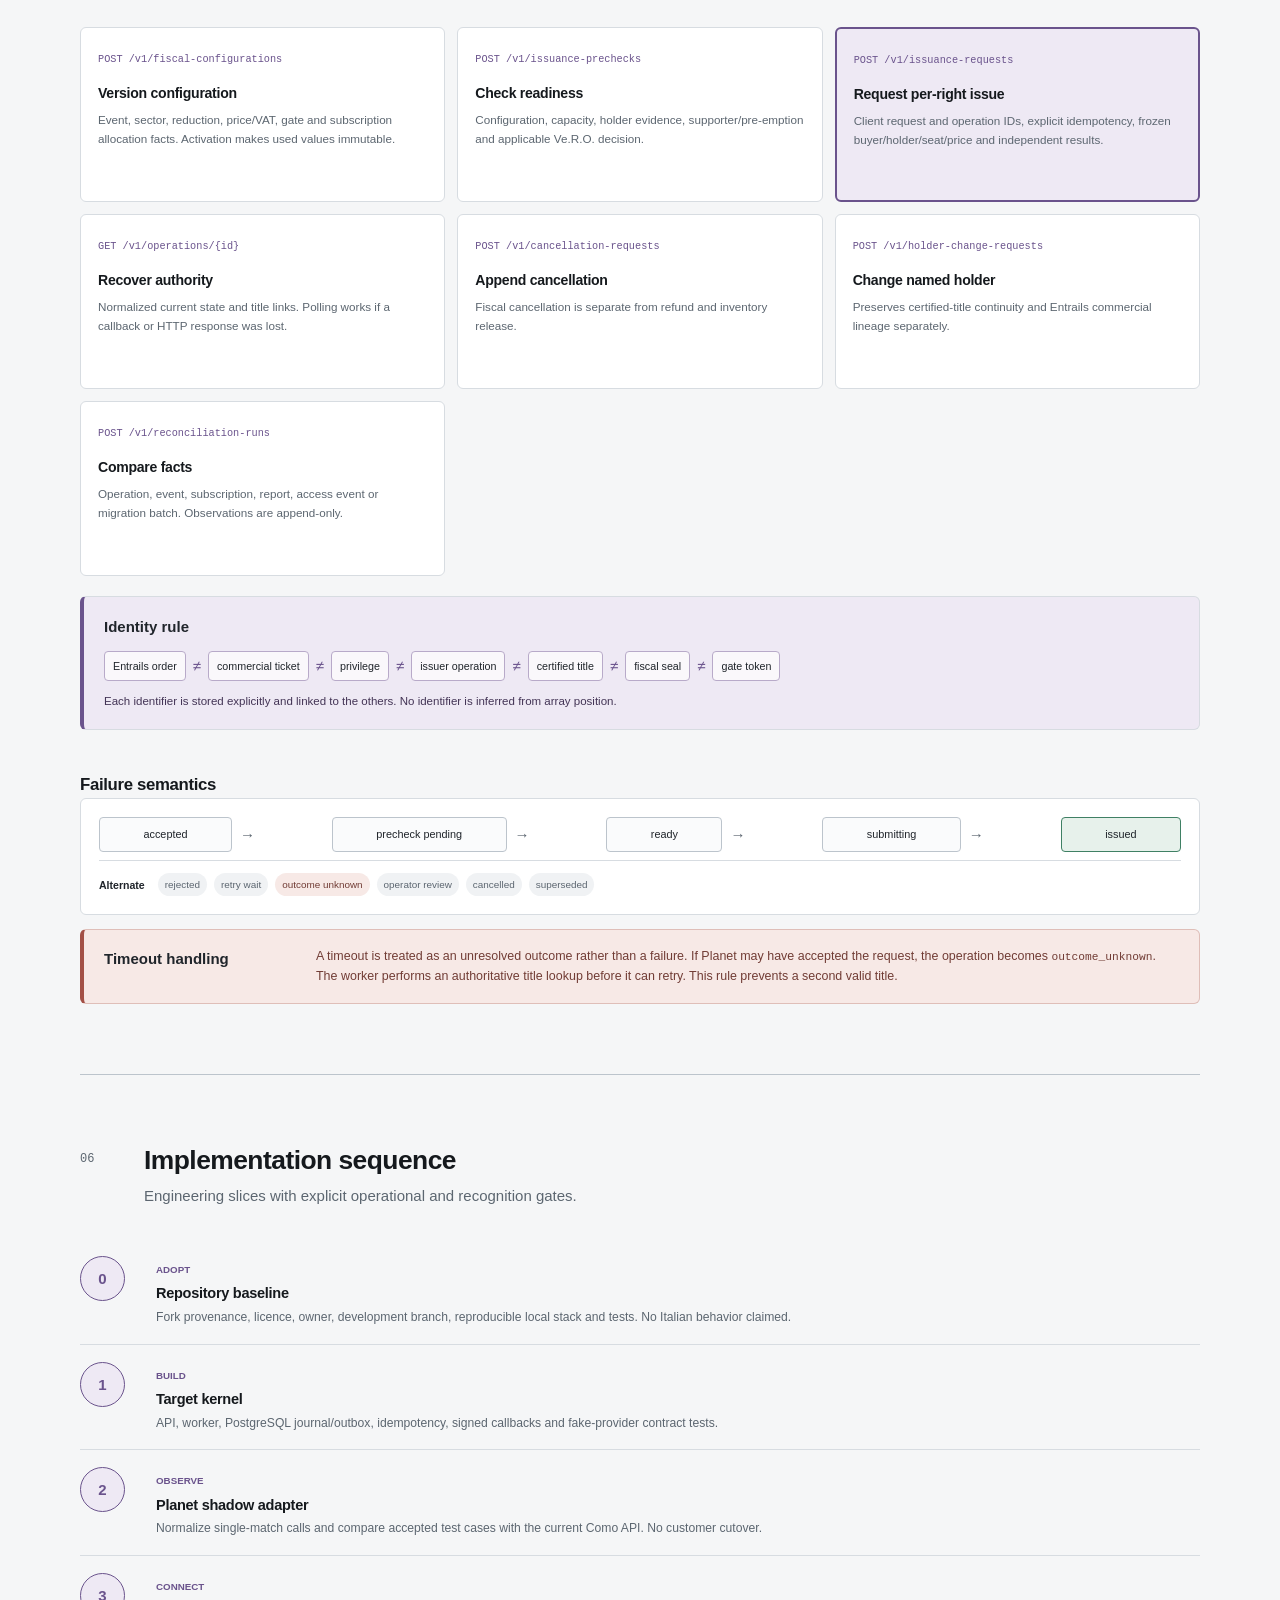
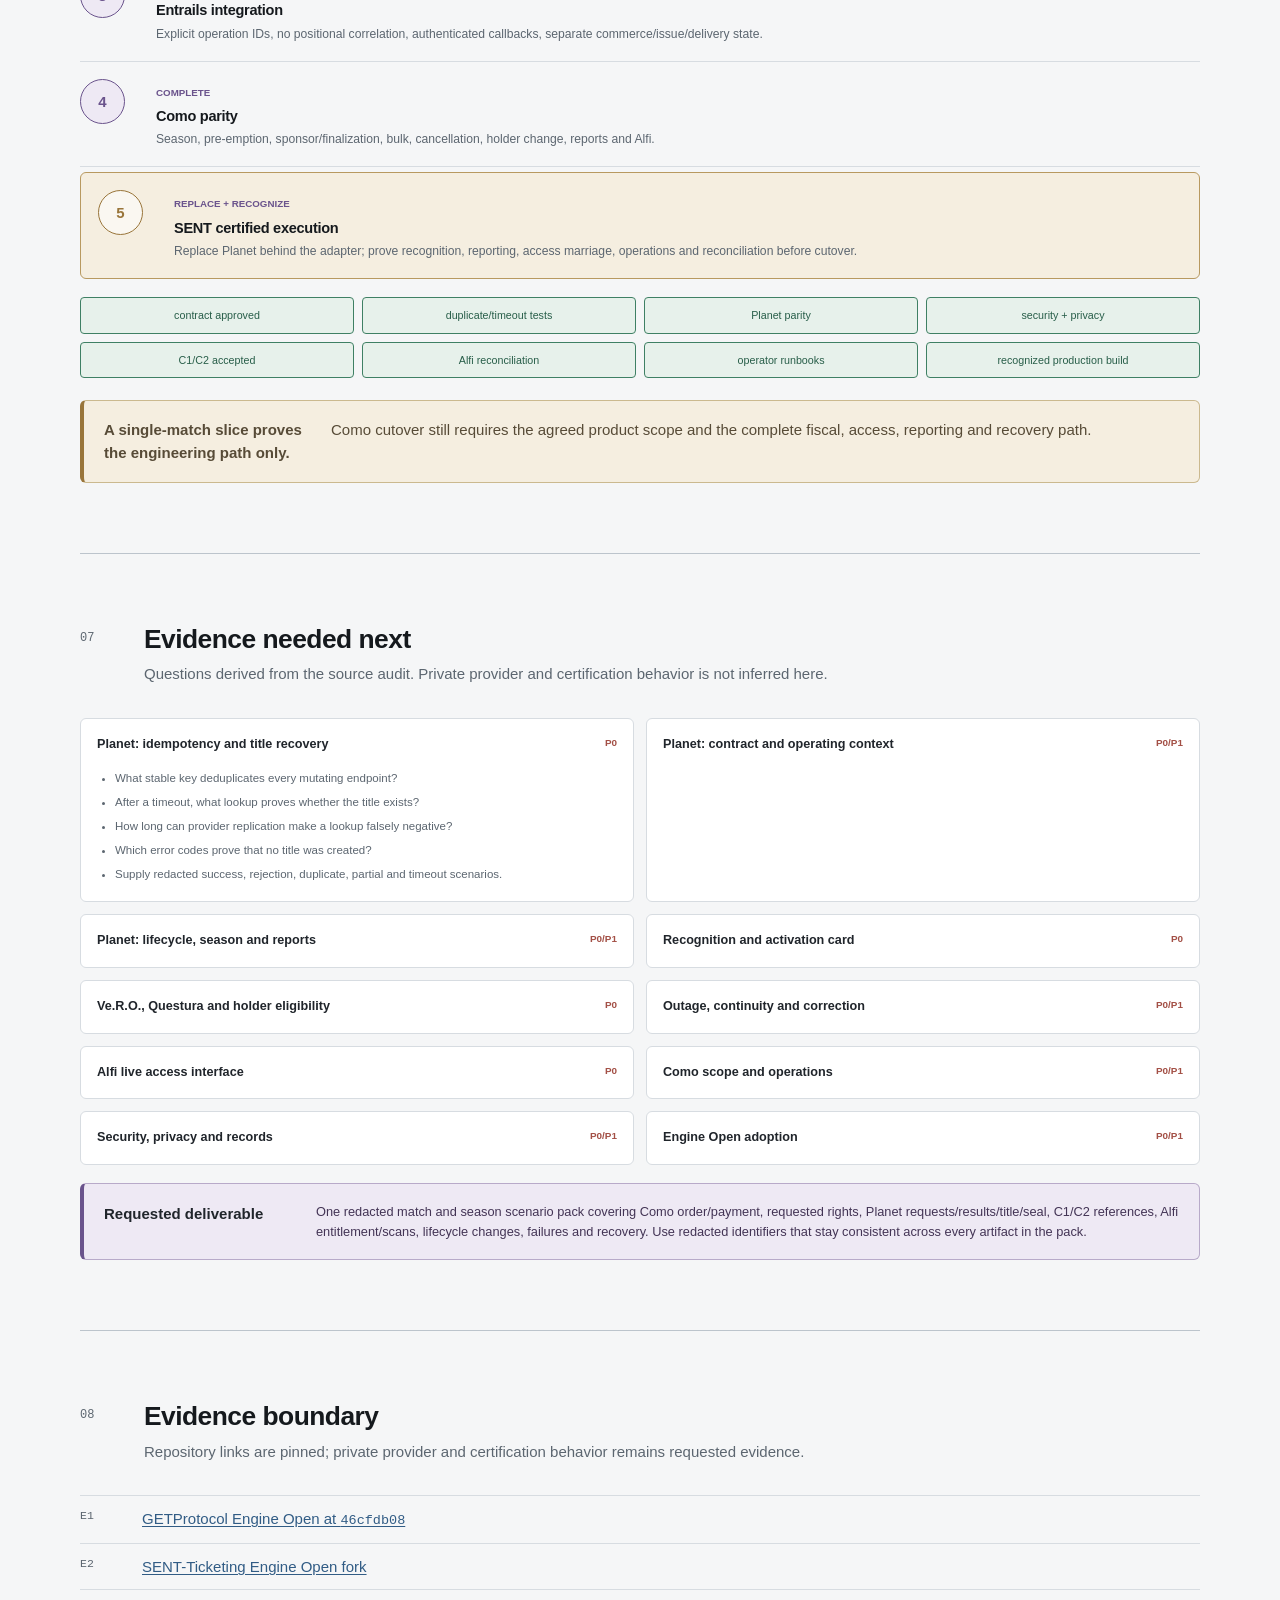
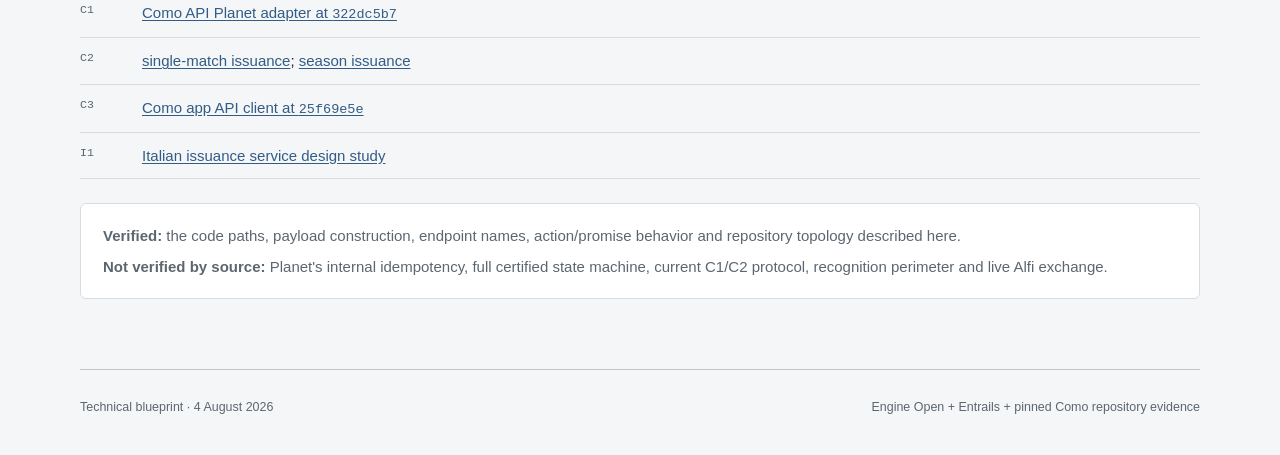
<file: engine-open/index.html>
<!doctype html>
<html lang="en">
  <head>
    <meta charset="utf-8" />
    <meta name="viewport" content="width=device-width, initial-scale=1" />
    <meta name="description" content="Technical suitability study for adapting GETProtocol Engine Open into SENT's Italian certified issuance service." />
    <meta name="robots" content="noindex, nofollow" />
    <meta property="og:title" content="Engine Open → Italian issuer" />
    <meta property="og:description" content="Repository fit, Entrails compatibility, Planet parity, target contract, implementation sequence, and evidence requests." />
    <meta property="og:type" content="website" />
    <meta name="theme-color" content="#f5f6f7" />
    <title>Engine Open → Italian issuer</title>
    <link rel="icon" href="data:," />
    <link rel="stylesheet" href="styles.css" />
  </head>
  <body>
    <a class="skip-link" href="#content">Skip to content</a>

    <header class="topbar">
      <div class="topbar-inner">
        <a class="document-name" href="#top">Engine Open assessment</a>
        <span class="document-state">Technical blueprint</span>
        <nav aria-label="Document sections">
          <a href="../">Como comparison</a>
          <a href="../italy-service/">Issuance study</a>
          <a href="#decision">Decision</a>
          <a href="#trace">Trace</a>
          <a href="#fit">Fit</a>
          <a href="#target">Target</a>
          <a href="#contract">Contract</a>
          <a href="#sequence">Sequence</a>
          <a href="#questions">Questions</a>
        </nav>
      </div>
    </header>

    <main id="content">
      <section class="intro engine-intro" id="top">
        <p class="document-type">Repository and architecture assessment</p>
        <h1>Engine Open suitability<br /><span>for the Italian certified issuer</span></h1>
        <p class="intro-text">
          SENT has forked GETProtocol's public Engine Open repository. This study tests whether its
          existing Entrails-facing API, durable action model, workers, status queries, and callbacks
          can become the foundation of the Italian certified issuance service.
        </p>

        <div class="decision-banner">
          <div><small>Decision</small><strong>Adopt as a controlled foundation</strong></div>
          <p>
            Keep the Go repository and its useful integration patterns. Carve out a small fiscal
            service with a new data model and contract. Remove blockchain-only execution from the
            Italian deployment instead of renaming it.
          </p>
          <a href="https://github.com/SENT-Ticketing/engine-open">Open SENT fork ↗</a>
        </div>

        <dl class="document-meta">
          <div><dt>Assessment date</dt><dd>4 August 2026</dd></div>
          <div><dt>Engine source</dt><dd><code>46cfdb08</code></dd></div>
          <div><dt>Como source</dt><dd>app <code>25f69e5e</code> · API <code>322dc5b7</code></dd></div>
          <div><dt>Limit</dt><dd>Technical assessment; recognition remains evidence-dependent</dd></div>
        </dl>
      </section>

      <section class="document-section" id="decision">
        <header class="section-header">
          <span class="section-number">01</span>
          <div><h2>Summary</h2><p>The integration patterns are reusable. The regulated issuance capabilities are absent.</p></div>
        </header>

        <div class="verdict-grid">
          <article class="verdict keep">
            <small>Keep</small>
            <h3>Repository and integration patterns</h3>
            <ul>
              <li>Go repository and source provenance</li>
              <li>tenant API authentication concept</li>
              <li>durable action + promise pattern</li>
              <li>PostgreSQL system of record</li>
              <li>async worker and status polling</li>
              <li>persisted callbacks and recovery tasks</li>
            </ul>
          </article>
          <article class="verdict replace">
            <small>Replace</small>
            <h3>Execution and correlation model</h3>
            <ul>
              <li>server-only request identity</li>
              <li>positional batch correlation</li>
              <li>blockchain action states</li>
              <li>unsigned sparse callbacks</li>
              <li>mutable status as historical evidence</li>
              <li>generic ticket actions as fiscal commands</li>
            </ul>
          </article>
          <article class="verdict remove">
            <small>Exclude from Italian runtime</small>
            <h3>Blockchain execution stack</h3>
            <ul>
              <li>chain cores and transaction assembly</li>
              <li>broadcaster and confirmer services</li>
              <li>wallets and gas/fuel accounting</li>
              <li>NFT metadata and CDN invalidation</li>
              <li>DynamoDB unless a new need is proven</li>
              <li>Kafka until measured load requires it</li>
            </ul>
          </article>
        </div>

        <div class="plain-conclusion">
          <strong>Suitability conclusion</strong>
          <p>
            Engine Open is suitable as a code and contract foundation. It is not a configurable
            Italian issuer. The smallest safe adoption is one API process, one worker, and PostgreSQL,
            with Planet behind a normalized provider adapter first.
          </p>
        </div>
      </section>

      <section class="document-section" id="trace">
        <header class="section-header">
          <span class="section-number">02</span>
          <div><h2>What the systems do today</h2><p>Traced from the calls in the pinned source revisions.</p></div>
        </header>

        <h3>Entrails → Engine Open</h3>
        <div class="trace-line" role="img" aria-label="Entrails changes event or ticket state, queues a Ticket Engine action, periodically sends a positional batch to Engine Open stream, stores the returned promise, and later receives a callback and polls action status.">
          <div><small>Entrails domain</small><strong>Event / ticket / privilege transition</strong></div><i>→</i>
          <div><small>Celery queue</small><strong>TicketEngineAction</strong><span>grouped by tenant + environment</span></div><i>→</i>
          <div class="emphasis"><small>Engine API</small><strong><code>POST /stream</code></strong><span>promise returned by array position</span></div><i>→</i>
          <div><small>Async pipeline</small><strong>assemble · broadcast · confirm</strong></div><i>→</i>
          <div><small>Recovery</small><strong>callback then status poll</strong></div>
        </div>

        <div class="risk-strip">
          <span><b>Correlation risk</b> response position identifies the Entrails action</span>
          <span><b>Duplicate risk</b> client has no promise until after acceptance</span>
          <span><b>Boundary risk</b> callback route is not a signed certified message</span>
          <span><b>State risk</b> commerce changes before external issuance completes</span>
        </div>

        <h3>Como app → Como API → Planet</h3>
        <div class="trace-line planet-line" role="img" aria-label="Como app calls Como API. Como API prepares one Planet issue request per seat or right, Planet returns independent outcomes, Como API fetches title state, info and extended info, and then updates reports and delivery.">
          <div><small>Browser</small><strong>Como app</strong><span>calls Como API only</span></div><i>→</i>
          <div><small>Workflow</small><strong>Como API</strong><span>buyer · holder · seat · payment · operator</span></div><i>→</i>
          <div class="emphasis fiscal"><small>Provider</small><strong>one Planet issue call per right</strong><span>match / season variants</span></div><i>→</i>
          <div><small>Enrichment</small><strong>state · info · extended info</strong></div><i>→</i>
          <div><small>Projection</small><strong>report · PDF · wallet · email</strong></div>
        </div>

        <p class="section-copy">
          A paid reservation can produce both successful and failed titles. The current code records
          successful rights, stores failures, and performs seat compensation. This proves that the new
          service needs one durable operation per right and separate commerce, issuance, inventory,
          reporting, access, and delivery states.
        </p>

        <div class="operation-inventory">
          <h3>Planet surface observed in Como API</h3>
          <div>
            <span>organizers + events</span><span>seat orders + reductions</span><span>availability + locks</span>
            <span>persons + sponsors</span><span>supporter cards + bans</span><span>Ve.R.O. checks</span>
            <span>match issue variants</span><span>season issue variants</span><span>pre-emption + collection</span>
            <span>title state + fiscal seal</span><span>cancelled-title queries</span><span>holder change / Cessione</span>
          </div>
          <p>Approximately seventy distinct provider routes are referenced by the pinned adapter. The target Entrails contract should expose capabilities rather than vendor route names.</p>
        </div>
      </section>

      <section class="document-section" id="fit">
        <header class="section-header">
          <span class="section-number">03</span>
          <div><h2>Fit-gap scorecard</h2><p>Green marks reusable code. Amber marks a reusable pattern with a new implementation. Red marks a capability that does not exist yet.</p></div>
        </header>

        <div class="fit-table table-panel">
          <table>
            <thead><tr><th>Concern</th><th>Engine Open</th><th>Italian issuer</th><th>Decision</th></tr></thead>
            <tbody>
              <tr><td>Tenant access</td><td>API key / JWT integrator</td><td>organization-scoped machine access</td><td><span class="tag fit">Keep + harden</span></td></tr>
              <tr><td>Command identity</td><td>server-generated action promise</td><td>client idempotency + operation ID</td><td><span class="tag adapt">Extend</span></td></tr>
              <tr><td>Persistence</td><td>PostgreSQL action records</td><td>request, attempt, title and journal</td><td><span class="tag adapt">Reuse base</span></td></tr>
              <tr><td>Async work</td><td>Kafka and many services</td><td>controlled issue/report/access work</td><td><span class="tag adapt">One worker first</span></td></tr>
              <tr><td>Status</td><td>assemble/broadcast/confirm</td><td>issued/rejected/unknown/corrected</td><td><span class="tag gap">Replace</span></td></tr>
              <tr><td>Callback</td><td>persisted retry; promise/type body</td><td>signed versioned event + replay</td><td><span class="tag adapt">Rebuild contract</span></td></tr>
              <tr><td>Fiscal configuration</td><td>absent</td><td>immutable activated versions</td><td><span class="tag gap">New</span></td></tr>
              <tr><td>Holder evidence</td><td>user/wallet centric</td><td>buyer · holder · operator · terminal</td><td><span class="tag gap">New</span></td></tr>
              <tr><td>Certified title</td><td>NFT / chain transaction</td><td>title ID · seal · barcode · lifecycle</td><td><span class="tag gap">New</span></td></tr>
              <tr><td>Fiscal reports</td><td>absent</td><td>C1 · C2 · rateo · receipts</td><td><span class="tag gap">New</span></td></tr>
              <tr><td>Access control</td><td>chain-aware gatekeeper</td><td>Alfi entitlement + scan reconciliation</td><td><span class="tag gap">New adapter</span></td></tr>
              <tr><td>Test baseline</td><td>requires live local Postgres/DynamoDB</td><td>reproducible contract/conformance tests</td><td><span class="tag adapt">Make hermetic</span></td></tr>
            </tbody>
          </table>
        </div>

        <div class="test-note">
          <strong>Baseline test observation</strong>
          <p>
            <code>go test ./...</code> starts but packages panic when PostgreSQL on
            <code>localhost:5432</code> or DynamoDB on <code>localhost:8020</code> is absent. This is an
            environment-blocked baseline. It does not show whether the current suite passes.
          </p>
        </div>
      </section>

      <section class="document-section" id="target">
        <header class="section-header">
          <span class="section-number">04</span>
          <div><h2>Target service</h2><p>Minimum deployable topology for the first production scope.</p></div>
        </header>

        <figure class="target-map">
          <figcaption><span>Proposed deployment</span><strong>One API, one worker, one system of record</strong></figcaption>
          <div class="target-flow" role="img" aria-label="Entrails calls the issuer API. The API commits requests and operations to PostgreSQL. One issuer worker claims operations and calls Planet first, then report or authority and Alfi adapters. Signed callbacks and status queries return results to Entrails.">
            <div class="system-node entrails"><small>Commercial authority</small><strong>Entrails</strong><span>orders · payments · privileges · seats</span></div>
            <div class="connector"><b>HTTPS</b><span>idempotency + signed callbacks</span></div>
            <div class="service-box">
              <div class="system-node api"><small>Process 1</small><strong>Issuer API</strong><span>auth · validate · accept · query</span></div>
              <div class="db-line">↕ transaction + outbox</div>
              <div class="system-node db"><small>System of record</small><strong>PostgreSQL</strong><span>journal · operations · evidence · projections</span></div>
              <div class="db-line">↕ claim + append</div>
              <div class="system-node worker"><small>Process 2</small><strong>Issuer worker</strong><span>issue · reconcile · report · publish</span></div>
            </div>
            <div class="adapter-stack">
              <div><small>First provider</small><strong>Planet</strong><span>normalized adapter</span></div>
              <div><small>Italian boundary</small><strong>SIAE / authorities</strong><span>reports + receipts</span></div>
              <div><small>Como venue</small><strong>Alfi</strong><span>entitlements + access</span></div>
            </div>
          </div>
        </figure>

        <h3>State ownership</h3>
        <div class="ownership-columns">
          <article><small>Entrails owns</small><p>product, order, payment, refund, commercial ticket, privilege, seat hold, subscription, customer experience and delivery orchestration.</p></article>
          <article><small>Issuer owns</small><p>activated fiscal configuration, per-right operation, title and seal evidence, append-only lifecycle, C1/C2, provider/access exchange and reconciliation.</p></article>
          <article><small>External systems own</small><p>Planet state during transition, authority decisions/receipts, certified device outcomes, and Alfi acknowledgements/scans under the agreed contract.</p></article>
        </div>

        <h3>Core records</h3>
        <div class="record-chain" role="img" aria-label="An issuance request contains per-right operations. Each operation links frozen party, fiscal price and configuration snapshots. Attempts create a title and append lifecycle facts. Separate report and access exchanges follow.">
          <span>Issuance request</span><i>→</i><span>Per-right operation</span><i>→</i><span>Attempt journal</span><i>→</i><span class="certified-record">Certified title</span>
          <div><b>Frozen inputs</b><em>configuration version</em><em>buyer + holder</em><em>operator + terminal</em><em>seat</em><em>fiscal price</em></div>
          <div><b>Independent follow-up</b><em>report run</em><em>access exchange</em><em>callback delivery</em><em>reconciliation</em></div>
        </div>

        <div class="excluded">
          <strong>Not in the first Italian deployment</strong>
          <span>Kafka / ZooKeeper</span><span>DynamoDB</span><span>chain cores</span><span>assembler</span>
          <span>broadcaster</span><span>confirmer</span><span>wallet custody</span><span>fuel accounting</span><span>NFT metadata</span>
          <p>Add infrastructure only when a measured requirement cannot be met by PostgreSQL claiming and outbox delivery.</p>
        </div>
      </section>

      <section class="document-section" id="contract">
        <header class="section-header">
          <span class="section-number">05</span>
          <div><h2>Contract Entrails should call</h2><p>Capabilities remain stable while Planet is replaced behind the provider boundary.</p></div>
        </header>

        <div class="contract-grid">
          <article><code>POST /v1/fiscal-configurations</code><h3>Version configuration</h3><p>Event, sector, reduction, price/VAT, gate and subscription allocation facts. Activation makes used values immutable.</p></article>
          <article><code>POST /v1/issuance-prechecks</code><h3>Check readiness</h3><p>Configuration, capacity, holder evidence, supporter/pre-emption and applicable Ve.R.O. decision.</p></article>
          <article class="primary-contract"><code>POST /v1/issuance-requests</code><h3>Request per-right issue</h3><p>Client request and operation IDs, explicit idempotency, frozen buyer/holder/seat/price and independent results.</p></article>
          <article><code>GET /v1/operations/{id}</code><h3>Recover authority</h3><p>Normalized current state and title links. Polling works if a callback or HTTP response was lost.</p></article>
          <article><code>POST /v1/cancellation-requests</code><h3>Append cancellation</h3><p>Fiscal cancellation is separate from refund and inventory release.</p></article>
          <article><code>POST /v1/holder-change-requests</code><h3>Change named holder</h3><p>Preserves certified-title continuity and Entrails commercial lineage separately.</p></article>
          <article><code>POST /v1/reconciliation-runs</code><h3>Compare facts</h3><p>Operation, event, subscription, report, access event or migration batch. Observations are append-only.</p></article>
        </div>

        <div class="id-rule">
          <strong>Identity rule</strong>
          <div>
            <span>Entrails order</span><i>≠</i><span>commercial ticket</span><i>≠</i><span>privilege</span><i>≠</i>
            <span>issuer operation</span><i>≠</i><span>certified title</span><i>≠</i><span>fiscal seal</span><i>≠</i><span>gate token</span>
          </div>
          <p>Each identifier is stored explicitly and linked to the others. No identifier is inferred from array position.</p>
        </div>

        <h3>Failure semantics</h3>
        <div class="state-track" role="img" aria-label="An operation moves from accepted to precheck pending, ready, submitting and issued. Alternate states are rejected, retry wait, outcome unknown and operator review. Issued titles may later be cancelled or superseded through append-only lifecycle actions.">
          <span>accepted</span><i>→</i><span>precheck pending</span><i>→</i><span>ready</span><i>→</i><span>submitting</span><i>→</i><span class="issued">issued</span>
          <div><b>Alternate</b><em>rejected</em><em>retry wait</em><em class="unknown">outcome unknown</em><em>operator review</em><em>cancelled</em><em>superseded</em></div>
        </div>

        <div class="unknown-rule">
          <strong>Timeout handling</strong>
          <p>A timeout is treated as an unresolved outcome rather than a failure. If Planet may have accepted the request, the operation becomes <code>outcome_unknown</code>. The worker performs an authoritative title lookup before it can retry. This rule prevents a second valid title.</p>
        </div>
      </section>

      <section class="document-section" id="sequence">
        <header class="section-header">
          <span class="section-number">06</span>
          <div><h2>Implementation sequence</h2><p>Engineering slices with explicit operational and recognition gates.</p></div>
        </header>

        <ol class="implementation-sequence">
          <li><span>0</span><div><small>Adopt</small><h3>Repository baseline</h3><p>Fork provenance, licence, owner, development branch, reproducible local stack and tests. No Italian behavior claimed.</p></div></li>
          <li><span>1</span><div><small>Build</small><h3>Target kernel</h3><p>API, worker, PostgreSQL journal/outbox, idempotency, signed callbacks and fake-provider contract tests.</p></div></li>
          <li><span>2</span><div><small>Observe</small><h3>Planet shadow adapter</h3><p>Normalize single-match calls and compare accepted test cases with the current Como API. No customer cutover.</p></div></li>
          <li><span>3</span><div><small>Connect</small><h3>Entrails integration</h3><p>Explicit operation IDs, no positional correlation, authenticated callbacks, separate commerce/issue/delivery state.</p></div></li>
          <li><span>4</span><div><small>Complete</small><h3>Como parity</h3><p>Season, pre-emption, sponsor/finalization, bulk, cancellation, holder change, reports and Alfi.</p></div></li>
          <li class="production-gate"><span>5</span><div><small>Replace + recognize</small><h3>SENT certified execution</h3><p>Replace Planet behind the adapter; prove recognition, reporting, access marriage, operations and reconciliation before cutover.</p></div></li>
        </ol>

        <div class="gate-grid">
          <span>contract approved</span><span>duplicate/timeout tests</span><span>Planet parity</span><span>security + privacy</span>
          <span>C1/C2 accepted</span><span>Alfi reconciliation</span><span>operator runbooks</span><span>recognized production build</span>
        </div>

        <p class="cutover-statement">
          <strong>A single-match slice proves the engineering path only.</strong>
          Como cutover still requires the agreed product scope and the complete fiscal, access, reporting and recovery path.
        </p>
      </section>

      <section class="document-section" id="questions">
        <header class="section-header">
          <span class="section-number">07</span>
          <div><h2>Evidence needed next</h2><p>Questions derived from the source audit. Private provider and certification behavior is not inferred here.</p></div>
        </header>

        <div class="question-summary">
          <details open>
            <summary>Planet: idempotency and title recovery <span>P0</span></summary>
            <ul>
              <li>What stable key deduplicates every mutating endpoint?</li>
              <li>After a timeout, what lookup proves whether the title exists?</li>
              <li>How long can provider replication make a lookup falsely negative?</li>
              <li>Which error codes prove that no title was created?</li>
              <li>Supply redacted success, rejection, duplicate, partial and timeout scenarios.</li>
            </ul>
          </details>
          <details>
            <summary>Planet: contract and operating context <span>P0/P1</span></summary>
            <ul>
              <li>Which exact Ticka/PlaNet version runs in production and test for Como?</li>
              <li>Supply the versioned OpenAPI or equivalent contract for every endpoint Como calls.</li>
              <li>Are the primary and fallback endpoints one logical system, and is alternating them safe for mutating retries?</li>
              <li>Define token lifetime, rotation, concurrency, clock tolerance and environment separation.</li>
              <li>Is <code>session_id</code> tracing only, or does it carry a deduplication guarantee?</li>
              <li>Return the supported endpoint inventory, and name every mutating endpoint required for cancellation, correction or report recovery that Como does not currently call.</li>
            </ul>
          </details>
          <details>
            <summary>Planet: lifecycle, season and reports <span>P0/P1</span></summary>
            <ul>
              <li>Versioned schemas for all match/season issue variants and fields.</li>
              <li>Which fields are legally or certification required, versus Planet implementation choices?</li>
              <li>Full title state machine, cancellation/correction, and Cessione identity continuity.</li>
              <li>Season collection/log semantics and per-event rateo calculation.</li>
              <li>C1/C2 schemas, signing, receipts, rejection and correction examples.</li>
              <li>Stable per-endpoint error catalogues stating retryability and whether a title may exist.</li>
            </ul>
          </details>
          <details>
            <summary>Recognition and activation card <span>P0</span></summary>
            <ul>
              <li>What exact frontend, API, device and access components are inside the approved perimeter?</li>
              <li>Can a cloud API and Italian card agent form one recognized system?</li>
              <li>Can one SENT operator serve multiple clubs, and what repeats per deployment?</li>
              <li>Which software/configuration changes require a new variant or evidence cycle?</li>
              <li>Does producing a new certified system require approval on both the Agenzia delle Entrate/SIAE track and the Interior Ministry track, and in what sequence and lead time?</li>
              <li>Which configuration facts become immutable after first title or report use, and what is the lawful correction path for each?</li>
              <li>Confirm complimentary thresholds, dynamic-VAT formula, precision and effective-date source.</li>
            </ul>
          </details>
          <details>
            <summary>Ve.R.O., Questura and holder eligibility <span>P0</span></summary>
            <ul>
              <li>Who holds the authorized Ve.R.O. connection today: Planet, Como or SENT Italy? Is that authorization transferable to a new producer?</li>
              <li>Is the eligibility decision inside or outside the issuance transaction? A Questura timeout would otherwise become a second source of unknown outcome, alongside Planet.</li>
              <li>Supply the production and test interface contract, authentication and network requirements.</li>
              <li>Which event, sector, product and holder scenarios require a decision, and which policy source controls it?</li>
              <li>Define request fields, normalization, matching and the result vocabulary.</li>
              <li>Define decision validity window: must it repeat at issue, holder change and entry?</li>
              <li>Define timeout and unavailable behavior: block, retry, operator exception or another procedure.</li>
              <li>Which protocol generation is live for Como? An internal SENT brief asserts "VRO 2.0" without a source, so the version stays unverified until the interface owner confirms it.</li>
            </ul>
          </details>
          <details>
            <summary>Outage, continuity and correction <span>P0/P1</span></summary>
            <ul>
              <li>What issuance, gate admission and reporting fallback is permitted during network, card, authority or backend outage?</li>
              <li>What maximum offline periods, queues and reconciliation deadlines apply?</li>
              <li>Which clocks must be synchronized, and what drift is tolerated?</li>
              <li>What disaster-recovery, backup/restore and tamper-detection evidence is required?</li>
              <li>Define report rejection handling: resubmit, correct, replace, and how sequence continuity is preserved.</li>
            </ul>
          </details>
          <details>
            <summary>Alfi live access interface <span>P0</span></summary>
            <ul>
              <li>Who owns barcode/token creation, valid-title lists and canonical scan history?</li>
              <li>What is the live protocol, identifier set, acknowledgement and replay behavior?</li>
              <li>How do issue, cancellation, holder/seat change and season rights reach every gate?</li>
              <li>How do offline devices synchronize and how is event opening reconciled?</li>
              <li>What test plan and evidence does the mandatory ticketing/access-control integration require, and which exact builds are named in the accepted one?</li>
              <li>Can another venue provider implement a normalized adapter, or does each need a separately approved integration path?</li>
            </ul>
          </details>
          <details>
            <summary>Como scope and operations <span>P0/P1</span></summary>
            <ul>
              <li>Approve first-cutover versus legacy-shutdown capabilities.</li>
              <li>Choose seat/capacity authority for every coexistence phase.</li>
              <li>Supply failed issue, partial issue, backlog, cancellation, report and outage runbooks.</li>
              <li>Confirm volumes, SLAs, roles and 24/7 incident ownership.</li>
            </ul>
          </details>
          <details>
            <summary>Security, privacy and records <span>P0/P1</span></summary>
            <ul>
              <li>Classify purchaser/holder/provider/report/access fields and retention.</li>
              <li>Define protected raw-evidence storage, masking and break-glass access.</li>
              <li>Define audit/tamper evidence and key/card custody.</li>
              <li>Confirm whether seals, barcodes and provider IDs are security-sensitive.</li>
            </ul>
          </details>
          <details>
            <summary>Engine Open adoption <span>P0/P1</span></summary>
            <ul>
              <li>Confirm licence and attribution obligations, and whether required private runtime components are available or intentionally excluded.</li>
              <li>Is the public repository the production source wired to Entrails today, or a partial distribution?</li>
              <li>Name the owner, maintainer and supported branch policy for the SENT fork, and the fork-synchronization end date.</li>
              <li>Supply the deployed Entrails-to-engine API version and known contract differences from public main.</li>
              <li>Approve the minimal Italian topology of API, worker and PostgreSQL, or give a measured reason Kafka and DynamoDB are required.</li>
              <li>Does any downstream client besides Entrails require <code>/stream</code> compatibility?</li>
            </ul>
          </details>
        </div>

        <div class="request-pack">
          <strong>Requested deliverable</strong>
          <p>
            One redacted match and season scenario pack covering Como order/payment, requested
            rights, Planet requests/results/title/seal, C1/C2 references, Alfi entitlement/scans,
            lifecycle changes, failures and recovery. Use redacted identifiers that stay consistent
            across every artifact in the pack.
          </p>
        </div>
      </section>

      <section class="document-section sources" id="sources">
        <header class="section-header">
          <span class="section-number">08</span>
          <div><h2>Evidence boundary</h2><p>Repository links are pinned; private provider and certification behavior remains requested evidence.</p></div>
        </header>
        <ol class="source-list">
          <li><span>E1</span><a href="https://github.com/GETProtocol/engine-open/tree/46cfdb0893869750097c71d4198c60edbf5dacfa">GETProtocol Engine Open at <code>46cfdb08</code></a></li>
          <li><span>E2</span><a href="https://github.com/SENT-Ticketing/engine-open">SENT-Ticketing Engine Open fork</a></li>
          <li><span>C1</span><a href="https://github.com/SENT-Italy/como-api/blob/322dc5b73ed17e89762d051d524cccb60535a745/server/planet/index.js">Como API Planet adapter at <code>322dc5b7</code></a></li>
          <li><span>C2</span><div><a href="https://github.com/SENT-Italy/como-api/blob/322dc5b73ed17e89762d051d524cccb60535a745/server/tickets/issueSingleMatchTickets.js">single-match issuance</a>; <a href="https://github.com/SENT-Italy/como-api/blob/322dc5b73ed17e89762d051d524cccb60535a745/server/tickets/issueSeasonTickets.js">season issuance</a></div></li>
          <li><span>C3</span><a href="https://github.com/SENT-Italy/como-app/blob/25f69e5e024b8b8a23590ad6a803e733e97d7c38/src/clients/ComoAPI.js">Como app API client at <code>25f69e5e</code></a></li>
          <li><span>I1</span><a href="../italy-service/">Italian issuance service design study</a></li>
        </ol>
        <div class="evidence-note">
          <p><strong>Verified:</strong> the code paths, payload construction, endpoint names, action/promise behavior and repository topology described here.</p>
          <p><strong>Not verified by source:</strong> Planet's internal idempotency, full certified state machine, current C1/C2 protocol, recognition perimeter and live Alfi exchange.</p>
        </div>
      </section>
    </main>

    <footer>
      <span>Technical blueprint · 4 August 2026</span>
      <span>Engine Open + Entrails + pinned Como repository evidence</span>
    </footer>
  </body>
</html>
</file>
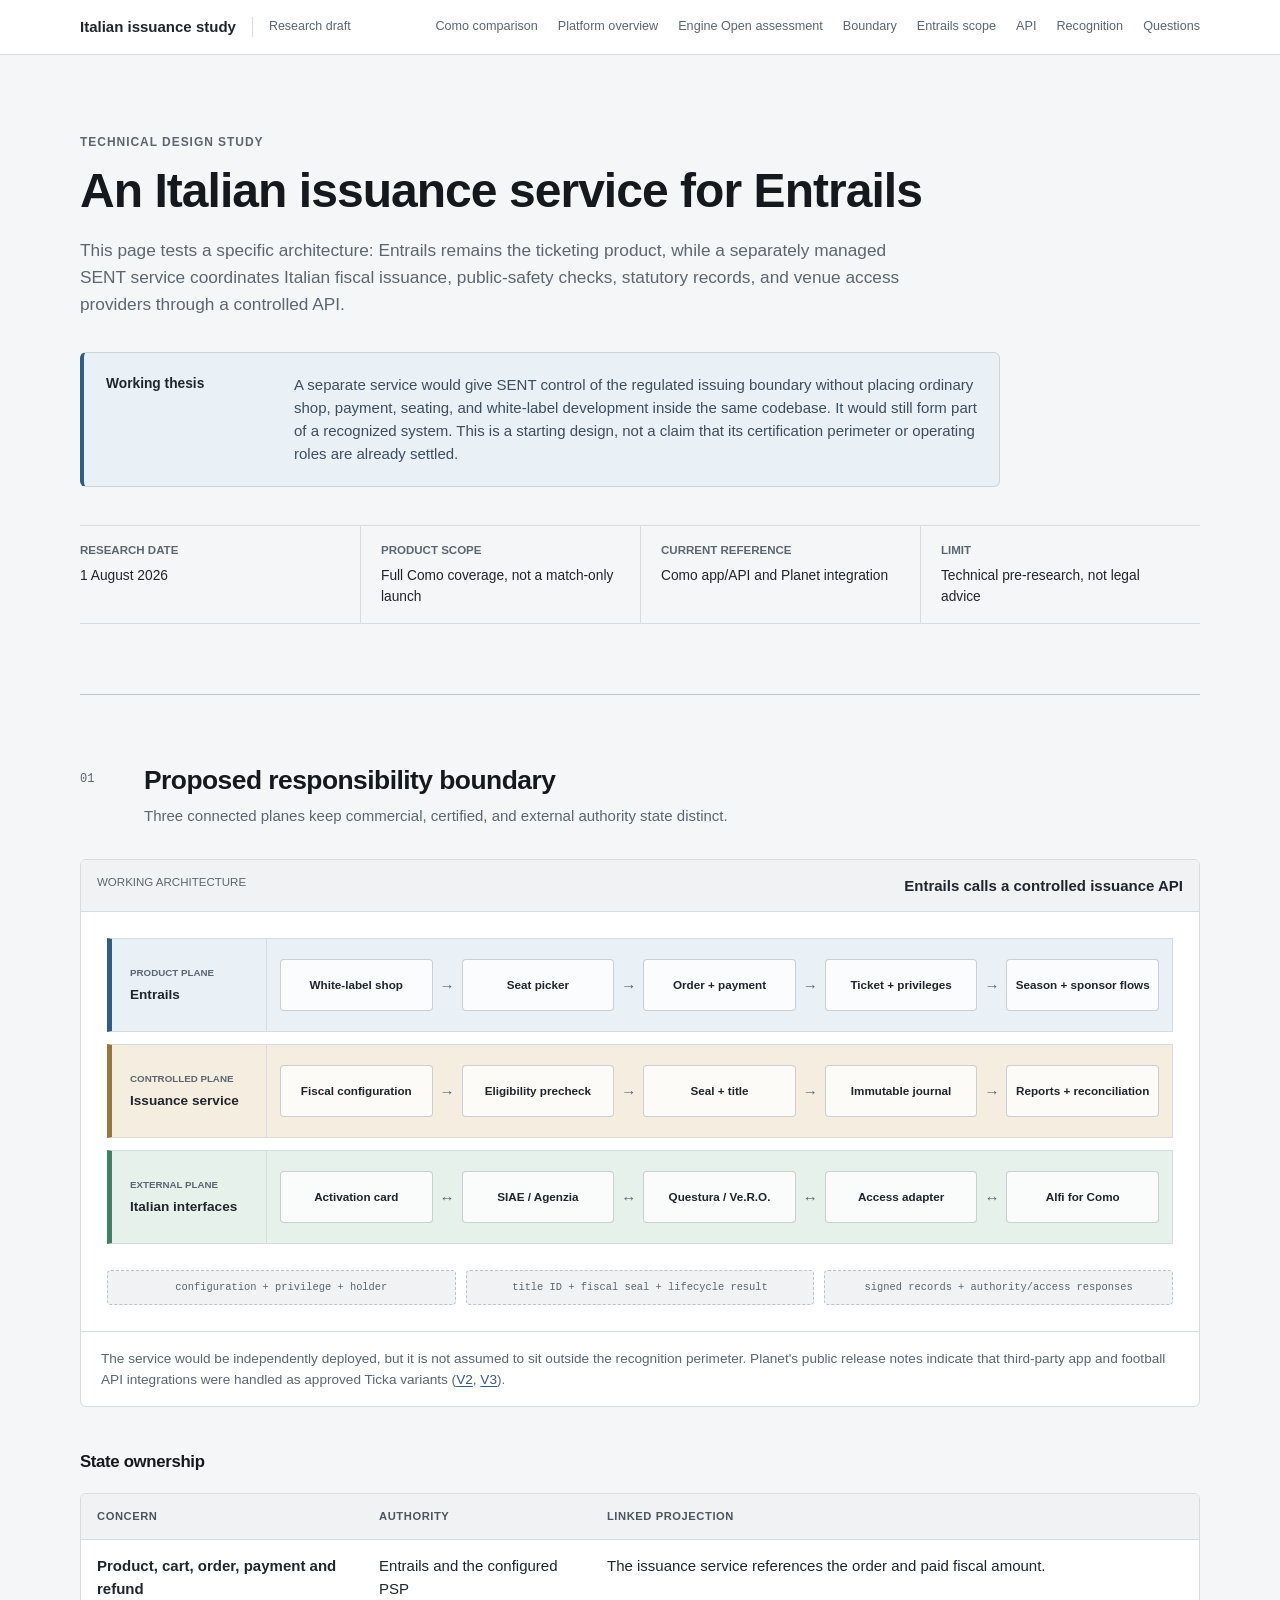
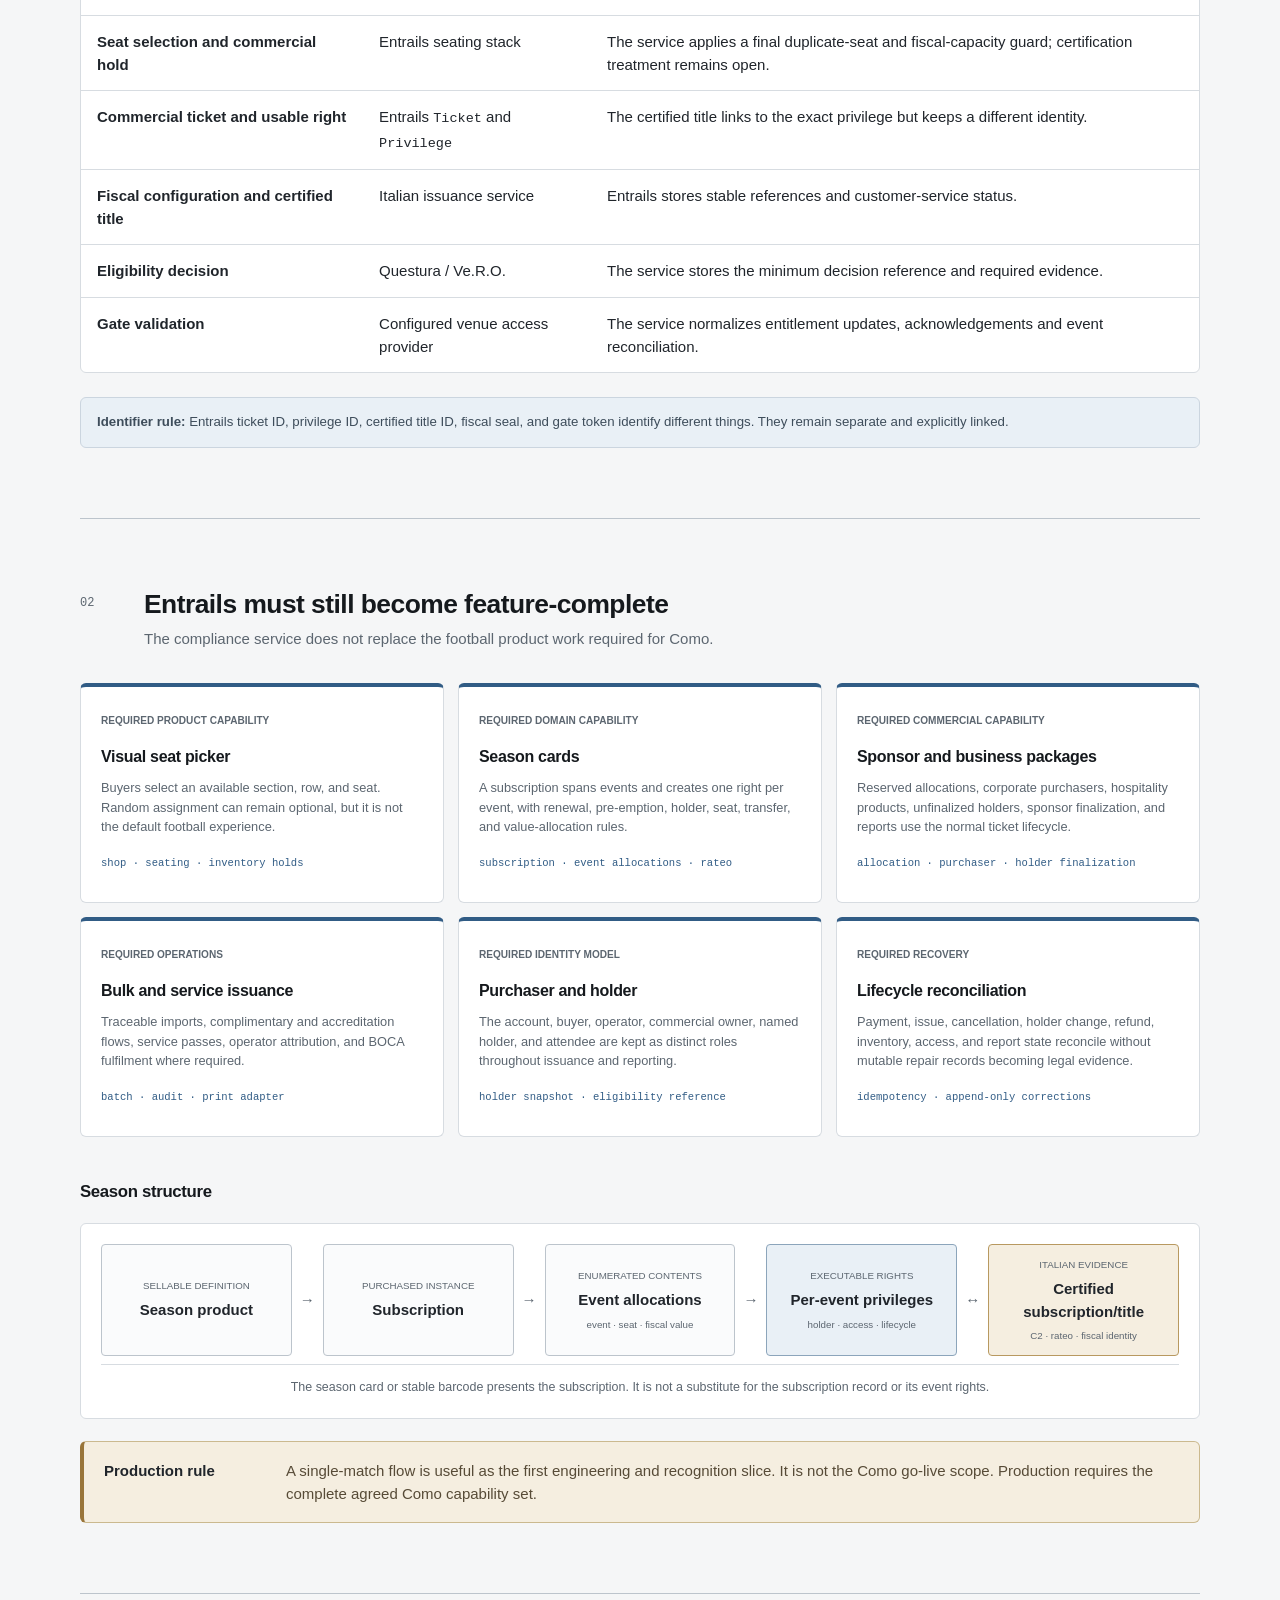
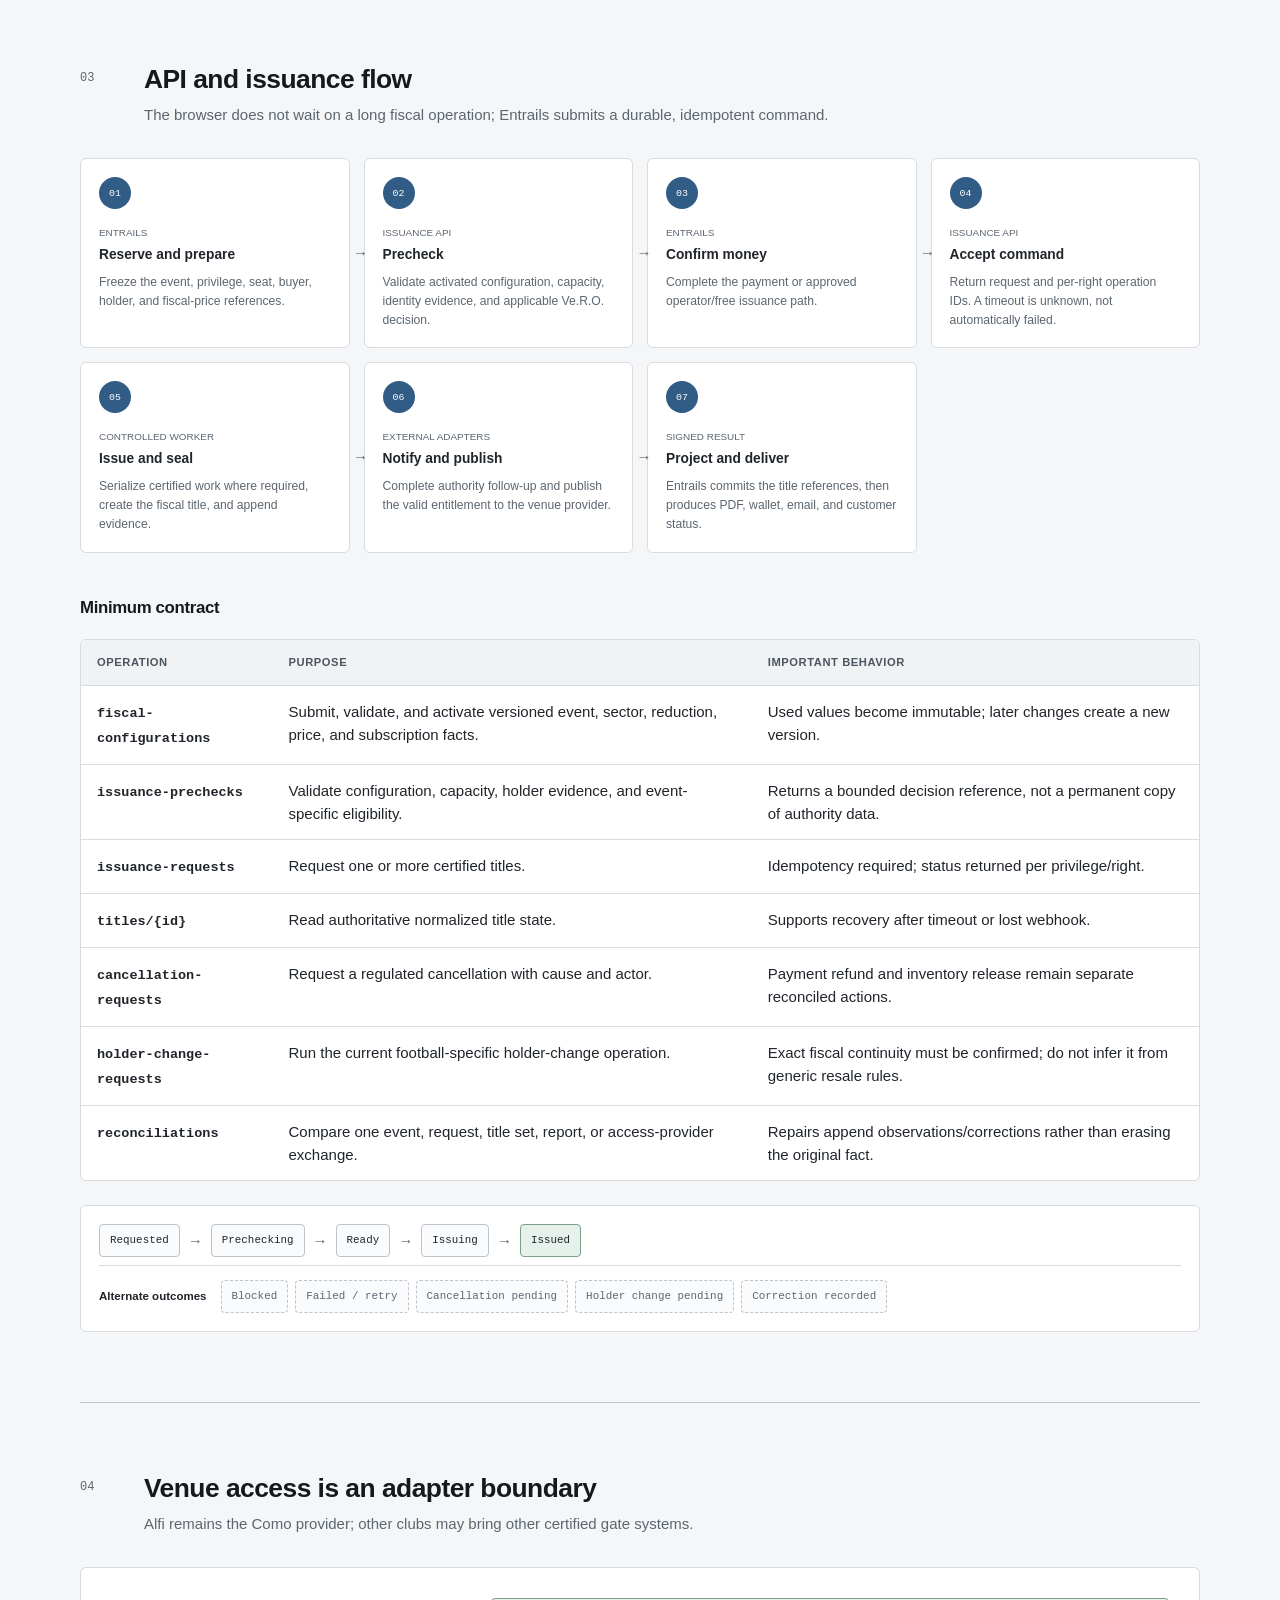
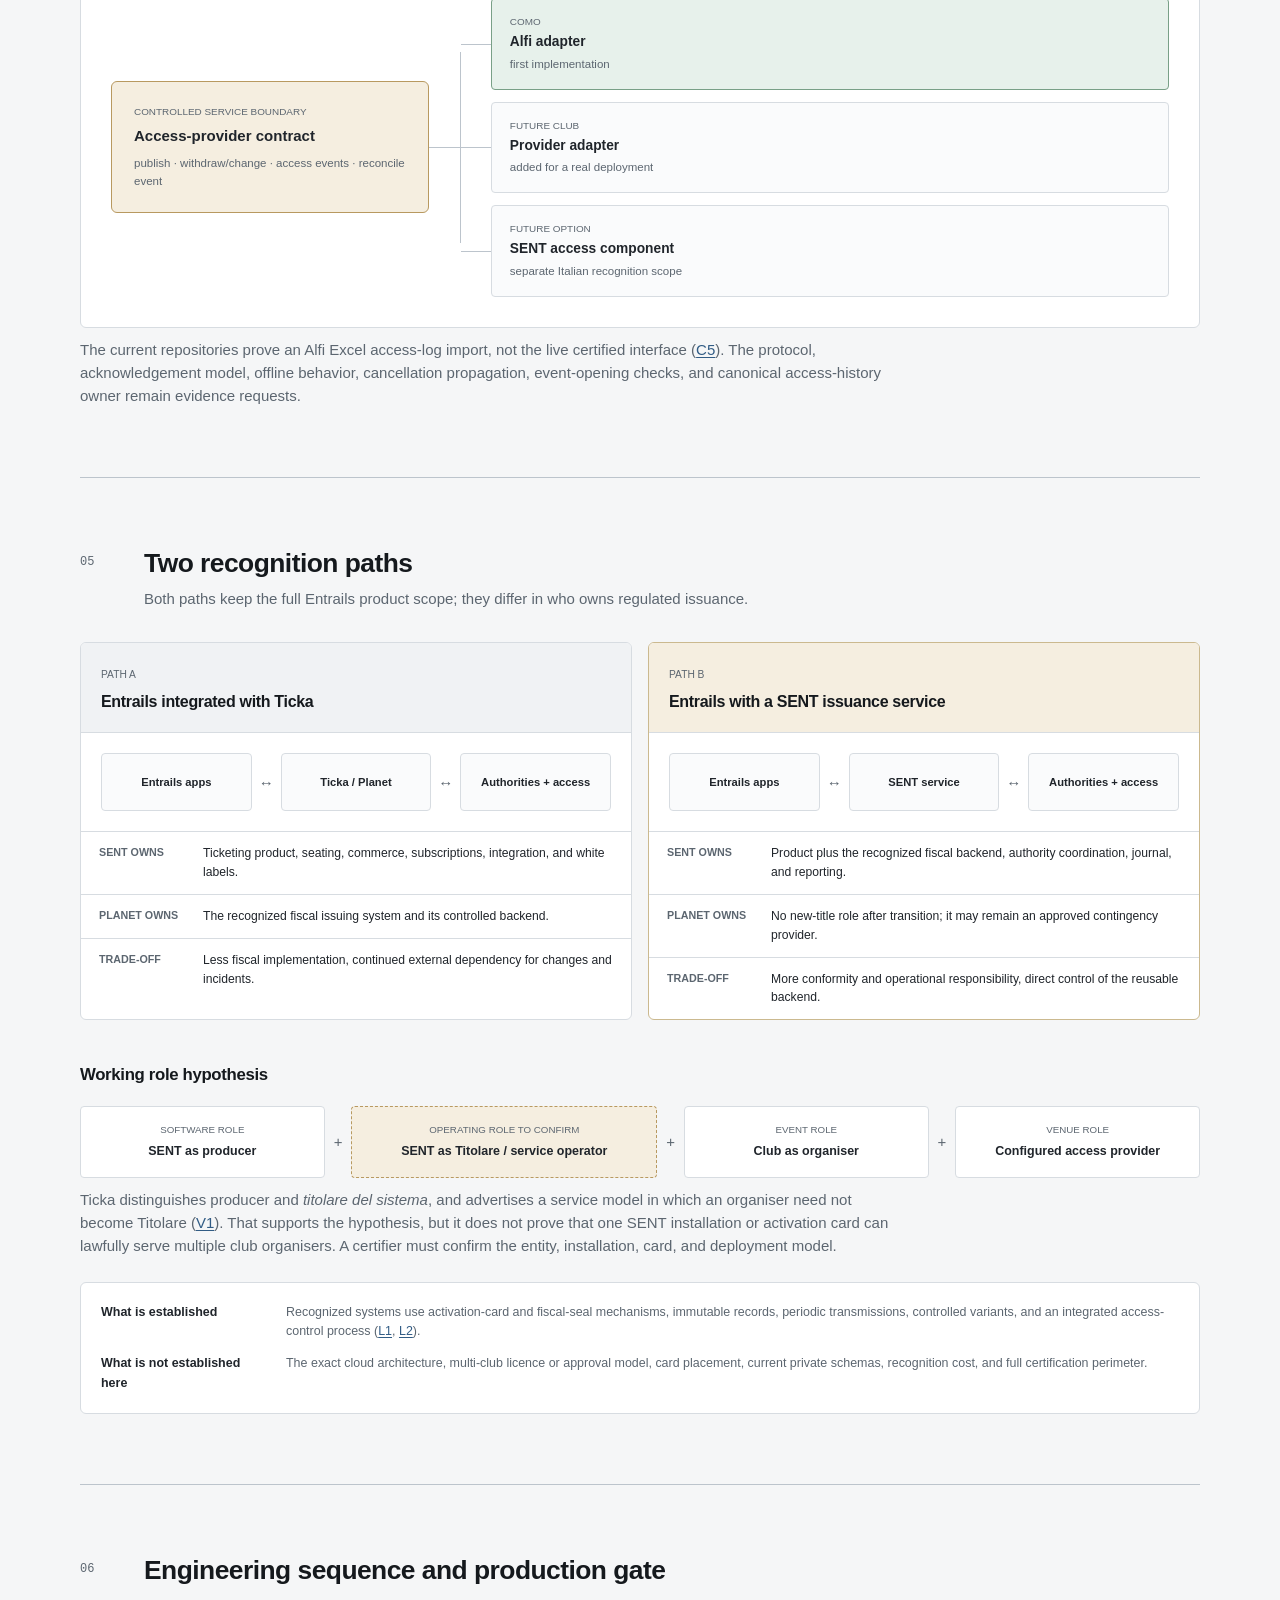
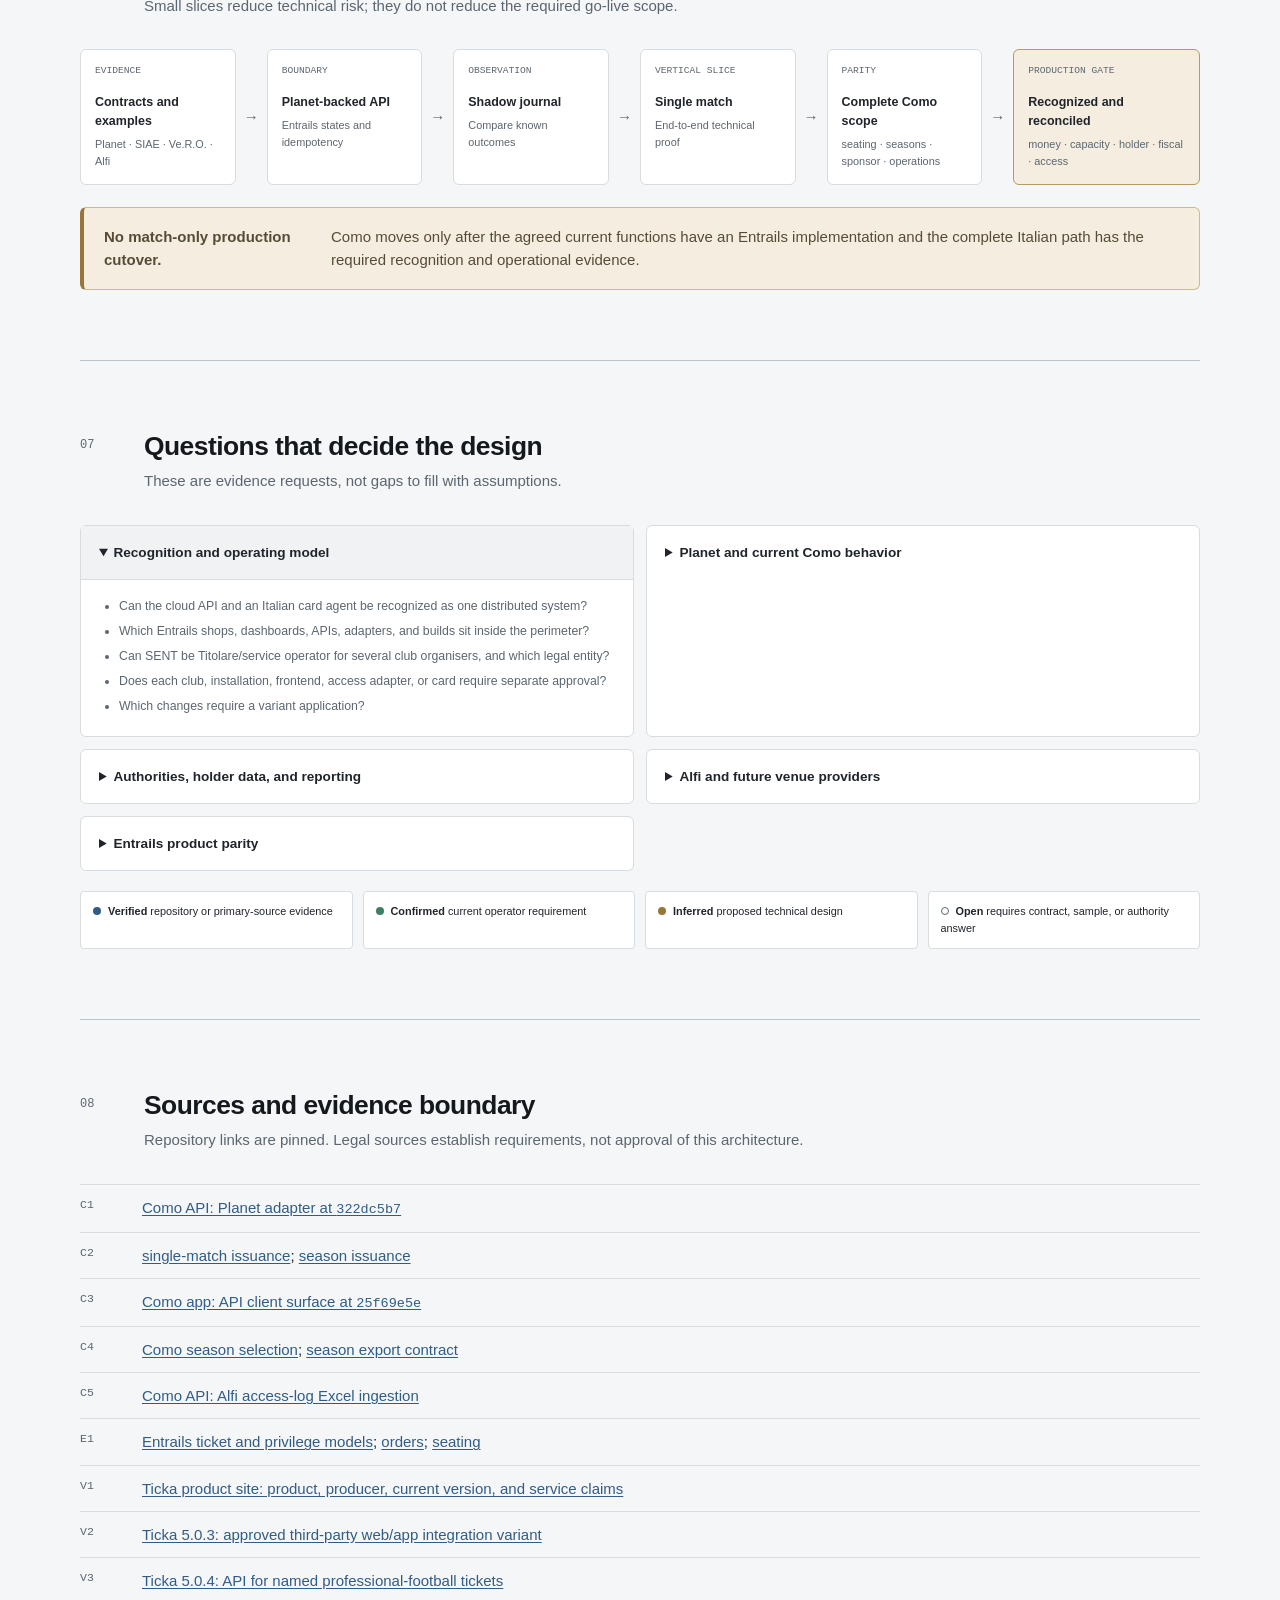
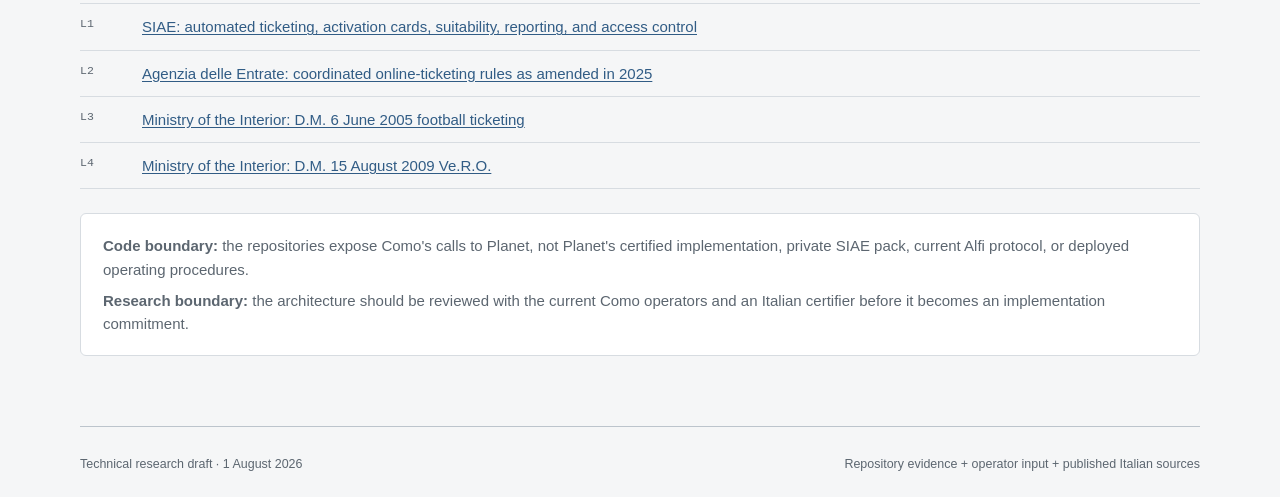
<file: italy-service/index.html>
<!doctype html>
<html lang="en">
  <head>
    <meta charset="utf-8" />
    <meta name="viewport" content="width=device-width, initial-scale=1" />
    <meta name="description" content="Technical design study for a separate Italian issuance service used by Entrails." />
    <meta name="robots" content="noindex, nofollow" />
    <meta property="og:title" content="Italian issuance service — design study" />
    <meta property="og:description" content="Service boundary, Entrails feature scope, recognition paths, external integrations, and open questions." />
    <meta property="og:type" content="website" />
    <meta name="theme-color" content="#f5f6f7" />
    <title>Italian issuance service — design study</title>
    <link rel="icon" href="data:," />
    <link rel="stylesheet" href="styles.css" />
  </head>
  <body>
    <a class="skip-link" href="#content">Skip to content</a>

    <header class="topbar">
      <div class="topbar-inner">
        <a class="document-name" href="#top">Italian issuance study</a>
        <span class="document-state">Research draft</span>
        <nav aria-label="Document sections">
          <a href="../">Como comparison</a>
          <a href="../platform/">Platform overview</a>
          <a href="../engine-open/">Engine Open assessment</a>
          <a href="#boundary">Boundary</a>
          <a href="#entrails-scope">Entrails scope</a>
          <a href="#api">API</a>
          <a href="#recognition">Recognition</a>
          <a href="#questions">Questions</a>
        </nav>
      </div>
    </header>

    <main id="content">
      <section class="intro study-intro" id="top">
        <p class="document-type">Technical design study</p>
        <h1>An Italian issuance service for Entrails</h1>
        <p class="intro-text">
          This page tests a specific architecture: Entrails remains the ticketing product, while a
          separately managed SENT service coordinates Italian fiscal issuance, public-safety checks,
          statutory records, and venue access providers through a controlled API.
        </p>

        <div class="working-assumption">
          <strong>Working thesis</strong>
          <p>
            A separate service would give SENT control of the regulated issuing boundary without
            placing ordinary shop, payment, seating, and white-label development inside the same
            codebase. It would still form part of a recognized system. This is a starting design,
            not a claim that its certification perimeter or operating roles are already settled.
          </p>
        </div>

        <dl class="document-meta">
          <div><dt>Research date</dt><dd>1 August 2026</dd></div>
          <div><dt>Product scope</dt><dd>Full Como coverage, not a match-only launch</dd></div>
          <div><dt>Current reference</dt><dd>Como app/API and Planet integration</dd></div>
          <div><dt>Limit</dt><dd>Technical pre-research, not legal advice</dd></div>
        </dl>
      </section>

      <section class="document-section" id="boundary">
        <header class="section-header">
          <span class="section-number">01</span>
          <div>
            <h2>Proposed responsibility boundary</h2>
            <p>Three connected planes keep commercial, certified, and external authority state distinct.</p>
          </div>
        </header>

        <figure class="responsibility-map">
          <figcaption><span>Working architecture</span><strong>Entrails calls a controlled issuance API</strong></figcaption>
          <div class="responsibility-planes" role="group" aria-label="Entrails owns white-label applications, products, seating, orders, subscriptions and privileges. The Italian issuance service owns fiscal configuration, eligibility coordination, fiscal title issuance, immutable records and reconciliation. External systems include SIAE and Agenzia, VeRO and Questura, activation card components, and venue access providers such as Alfi for Como.">
            <div class="plane product-plane">
              <b><small>Product plane</small>Entrails</b>
              <div class="rail">
                <span>White-label shop</span><i>→</i><span>Seat picker</span><i>→</i><span>Order + payment</span><i>→</i><span>Ticket + privileges</span><i>→</i><span>Season + sponsor flows</span>
              </div>
            </div>
            <div class="plane certified-plane">
              <b><small>Controlled plane</small>Issuance service</b>
              <div class="rail">
                <span>Fiscal configuration</span><i>→</i><span>Eligibility precheck</span><i>→</i><span>Seal + title</span><i>→</i><span>Immutable journal</span><i>→</i><span>Reports + reconciliation</span>
              </div>
            </div>
            <div class="plane external-plane">
              <b><small>External plane</small>Italian interfaces</b>
              <div class="rail">
                <span>Activation card</span><i>↔</i><span>SIAE / Agenzia</span><i>↔</i><span>Questura / Ve.R.O.</span><i>↔</i><span>Access adapter</span><i>↔</i><span>Alfi for Como</span>
              </div>
            </div>
          </div>
          <div class="plane-handoffs" aria-hidden="true">
            <span>configuration + privilege + holder</span>
            <span>title ID + fiscal seal + lifecycle result</span>
            <span>signed records + authority/access responses</span>
          </div>
          <p>
            The service would be independently deployed, but it is not assumed to sit outside the
            recognition perimeter. Planet's public release notes indicate that third-party app and
            football API integrations were handled as approved Ticka variants (<a href="#source-v2">V2</a>, <a href="#source-v3">V3</a>).
          </p>
        </figure>

        <h3>State ownership</h3>
        <div class="table-panel">
          <table>
            <thead><tr><th>Concern</th><th>Authority</th><th>Linked projection</th></tr></thead>
            <tbody>
              <tr><td>Product, cart, order, payment and refund</td><td>Entrails and the configured PSP</td><td>The issuance service references the order and paid fiscal amount.</td></tr>
              <tr><td>Seat selection and commercial hold</td><td>Entrails seating stack</td><td>The service applies a final duplicate-seat and fiscal-capacity guard; certification treatment remains open.</td></tr>
              <tr><td>Commercial ticket and usable right</td><td>Entrails <code>Ticket</code> and <code>Privilege</code></td><td>The certified title links to the exact privilege but keeps a different identity.</td></tr>
              <tr><td>Fiscal configuration and certified title</td><td>Italian issuance service</td><td>Entrails stores stable references and customer-service status.</td></tr>
              <tr><td>Eligibility decision</td><td>Questura / Ve.R.O.</td><td>The service stores the minimum decision reference and required evidence.</td></tr>
              <tr><td>Gate validation</td><td>Configured venue access provider</td><td>The service normalizes entitlement updates, acknowledgements and event reconciliation.</td></tr>
            </tbody>
          </table>
        </div>

        <p class="technical-note">
          <strong>Identifier rule:</strong> Entrails ticket ID, privilege ID, certified title ID,
          fiscal seal, and gate token identify different things. They remain separate and explicitly linked.
        </p>
      </section>

      <section class="document-section" id="entrails-scope">
        <header class="section-header">
          <span class="section-number">02</span>
          <div>
            <h2>Entrails must still become feature-complete</h2>
            <p>The compliance service does not replace the football product work required for Como.</p>
          </div>
        </header>

        <div class="scope-grid">
          <article class="scope-card required">
            <small>Required product capability</small>
            <h3>Visual seat picker</h3>
            <p>Buyers select an available section, row, and seat. Random assignment can remain optional, but it is not the default football experience.</p>
            <span>shop · seating · inventory holds</span>
          </article>
          <article class="scope-card required">
            <small>Required domain capability</small>
            <h3>Season cards</h3>
            <p>A subscription spans events and creates one right per event, with renewal, pre-emption, holder, seat, transfer, and value-allocation rules.</p>
            <span>subscription · event allocations · rateo</span>
          </article>
          <article class="scope-card required">
            <small>Required commercial capability</small>
            <h3>Sponsor and business packages</h3>
            <p>Reserved allocations, corporate purchasers, hospitality products, unfinalized holders, sponsor finalization, and reports use the normal ticket lifecycle.</p>
            <span>allocation · purchaser · holder finalization</span>
          </article>
          <article class="scope-card required">
            <small>Required operations</small>
            <h3>Bulk and service issuance</h3>
            <p>Traceable imports, complimentary and accreditation flows, service passes, operator attribution, and BOCA fulfilment where required.</p>
            <span>batch · audit · print adapter</span>
          </article>
          <article class="scope-card required">
            <small>Required identity model</small>
            <h3>Purchaser and holder</h3>
            <p>The account, buyer, operator, commercial owner, named holder, and attendee are kept as distinct roles throughout issuance and reporting.</p>
            <span>holder snapshot · eligibility reference</span>
          </article>
          <article class="scope-card required">
            <small>Required recovery</small>
            <h3>Lifecycle reconciliation</h3>
            <p>Payment, issue, cancellation, holder change, refund, inventory, access, and report state reconcile without mutable repair records becoming legal evidence.</p>
            <span>idempotency · append-only corrections</span>
          </article>
        </div>

        <h3>Season structure</h3>
        <div class="season-structure" role="img" aria-label="A season product is purchased as a subscription. It contains event allocations. Each allocation creates an Entrails privilege linked to a certified per-event right and the stable season credential used for presentation.">
          <div><small>Sellable definition</small><strong>Season product</strong></div><i>→</i>
          <div><small>Purchased instance</small><strong>Subscription</strong></div><i>→</i>
          <div class="stack"><small>Enumerated contents</small><strong>Event allocations</strong><span>event · seat · fiscal value</span></div><i>→</i>
          <div class="stack focus"><small>Executable rights</small><strong>Per-event privileges</strong><span>holder · access · lifecycle</span></div><i>↔</i>
          <div class="stack certified"><small>Italian evidence</small><strong>Certified subscription/title</strong><span>C2 · rateo · fiscal identity</span></div>
          <p>The season card or stable barcode presents the subscription. It is not a substitute for the subscription record or its event rights.</p>
        </div>

        <div class="cutover-rule">
          <b>Production rule</b>
          <p>A single-match flow is useful as the first engineering and recognition slice. It is not the Como go-live scope. Production requires the complete agreed Como capability set.</p>
        </div>
      </section>

      <section class="document-section" id="api">
        <header class="section-header">
          <span class="section-number">03</span>
          <div>
            <h2>API and issuance flow</h2>
            <p>The browser does not wait on a long fiscal operation; Entrails submits a durable, idempotent command.</p>
          </div>
        </header>

        <ol class="service-flow" aria-label="Proposed issuance flow">
          <li><span>01</span><div><small>Entrails</small><strong>Reserve and prepare</strong><p>Freeze the event, privilege, seat, buyer, holder, and fiscal-price references.</p></div></li>
          <li><span>02</span><div><small>Issuance API</small><strong>Precheck</strong><p>Validate activated configuration, capacity, identity evidence, and applicable Ve.R.O. decision.</p></div></li>
          <li><span>03</span><div><small>Entrails</small><strong>Confirm money</strong><p>Complete the payment or approved operator/free issuance path.</p></div></li>
          <li><span>04</span><div><small>Issuance API</small><strong>Accept command</strong><p>Return request and per-right operation IDs. A timeout is unknown, not automatically failed.</p></div></li>
          <li><span>05</span><div><small>Controlled worker</small><strong>Issue and seal</strong><p>Serialize certified work where required, create the fiscal title, and append evidence.</p></div></li>
          <li><span>06</span><div><small>External adapters</small><strong>Notify and publish</strong><p>Complete authority follow-up and publish the valid entitlement to the venue provider.</p></div></li>
          <li><span>07</span><div><small>Signed result</small><strong>Project and deliver</strong><p>Entrails commits the title references, then produces PDF, wallet, email, and customer status.</p></div></li>
        </ol>

        <h3>Minimum contract</h3>
        <div class="table-panel">
          <table>
            <thead><tr><th>Operation</th><th>Purpose</th><th>Important behavior</th></tr></thead>
            <tbody>
              <tr><td><code>fiscal-configurations</code></td><td>Submit, validate, and activate versioned event, sector, reduction, price, and subscription facts.</td><td>Used values become immutable; later changes create a new version.</td></tr>
              <tr><td><code>issuance-prechecks</code></td><td>Validate configuration, capacity, holder evidence, and event-specific eligibility.</td><td>Returns a bounded decision reference, not a permanent copy of authority data.</td></tr>
              <tr><td><code>issuance-requests</code></td><td>Request one or more certified titles.</td><td>Idempotency required; status returned per privilege/right.</td></tr>
              <tr><td><code>titles/{id}</code></td><td>Read authoritative normalized title state.</td><td>Supports recovery after timeout or lost webhook.</td></tr>
              <tr><td><code>cancellation-requests</code></td><td>Request a regulated cancellation with cause and actor.</td><td>Payment refund and inventory release remain separate reconciled actions.</td></tr>
              <tr><td><code>holder-change-requests</code></td><td>Run the current football-specific holder-change operation.</td><td>Exact fiscal continuity must be confirmed; do not infer it from generic resale rules.</td></tr>
              <tr><td><code>reconciliations</code></td><td>Compare one event, request, title set, report, or access-provider exchange.</td><td>Repairs append observations/corrections rather than erasing the original fact.</td></tr>
            </tbody>
          </table>
        </div>

        <div class="lifecycle-line" role="img" aria-label="A right moves from requested to prechecking, ready, issuing, and issued. It can be blocked or failed before issuance. An issued title may enter cancellation pending, holder change pending, or correction recorded, with each outcome appended and reconciled.">
          <span>Requested</span><i>→</i><span>Prechecking</span><i>→</i><span>Ready</span><i>→</i><span>Issuing</span><i>→</i><span class="done">Issued</span>
          <div><b>Alternate outcomes</b><em>Blocked</em><em>Failed / retry</em><em>Cancellation pending</em><em>Holder change pending</em><em>Correction recorded</em></div>
        </div>
      </section>

      <section class="document-section" id="access">
        <header class="section-header">
          <span class="section-number">04</span>
          <div>
            <h2>Venue access is an adapter boundary</h2>
            <p>Alfi remains the Como provider; other clubs may bring other certified gate systems.</p>
          </div>
        </header>

        <div class="adapter-map" role="img" aria-label="The Italian issuance service exposes a normalized access provider contract for publishing and withdrawing entitlements, receiving access events, and reconciling an event. The first adapter connects to Alfi for Como. Later white-label deployments can add their actual provider through a separately tested adapter.">
          <div class="adapter-core">
            <small>Controlled service boundary</small>
            <strong>Access-provider contract</strong>
            <span>publish · withdraw/change · access events · reconcile event</span>
          </div>
          <div class="adapter-branches">
            <i></i>
            <div class="adapter active"><small>Como</small><strong>Alfi adapter</strong><span>first implementation</span></div>
            <div class="adapter"><small>Future club</small><strong>Provider adapter</strong><span>added for a real deployment</span></div>
            <div class="adapter"><small>Future option</small><strong>SENT access component</strong><span>separate Italian recognition scope</span></div>
          </div>
        </div>

        <p class="section-copy">
          The current repositories prove an Alfi Excel access-log import, not the live certified
          interface (<a href="#source-c5">C5</a>). The protocol, acknowledgement model, offline behavior,
          cancellation propagation, event-opening checks, and canonical access-history owner remain evidence requests.
        </p>
      </section>

      <section class="document-section" id="recognition">
        <header class="section-header">
          <span class="section-number">05</span>
          <div>
            <h2>Two recognition paths</h2>
            <p>Both paths keep the full Entrails product scope; they differ in who owns regulated issuance.</p>
          </div>
        </header>

        <div class="recognition-grid">
          <article class="recognition-card current-path">
            <header><small>Path A</small><h3>Entrails integrated with Ticka</h3></header>
            <div class="recognition-flow"><span>Entrails apps</span><i>↔</i><span>Ticka / Planet</span><i>↔</i><span>Authorities + access</span></div>
            <dl>
              <div><dt>SENT owns</dt><dd>Ticketing product, seating, commerce, subscriptions, integration, and white labels.</dd></div>
              <div><dt>Planet owns</dt><dd>The recognized fiscal issuing system and its controlled backend.</dd></div>
              <div><dt>Trade-off</dt><dd>Less fiscal implementation, continued external dependency for changes and incidents.</dd></div>
            </dl>
          </article>
          <article class="recognition-card own-path">
            <header><small>Path B</small><h3>Entrails with a SENT issuance service</h3></header>
            <div class="recognition-flow"><span>Entrails apps</span><i>↔</i><span>SENT service</span><i>↔</i><span>Authorities + access</span></div>
            <dl>
              <div><dt>SENT owns</dt><dd>Product plus the recognized fiscal backend, authority coordination, journal, and reporting.</dd></div>
              <div><dt>Planet owns</dt><dd>No new-title role after transition; it may remain an approved contingency provider.</dd></div>
              <div><dt>Trade-off</dt><dd>More conformity and operational responsibility, direct control of the reusable backend.</dd></div>
            </dl>
          </article>
        </div>

        <h3>Working role hypothesis</h3>
        <div class="role-line" role="img" aria-label="SENT could be the software producer and potentially the system holder or service operator. Each club remains the event organizer. A configured venue company such as Alfi for Como remains the access provider. The exact legal entity and per-deployment approval need confirmation.">
          <div><small>Software role</small><strong>SENT as producer</strong></div><i>+</i>
          <div class="open-role"><small>Operating role to confirm</small><strong>SENT as Titolare / service operator</strong></div><i>+</i>
          <div><small>Event role</small><strong>Club as organiser</strong></div><i>+</i>
          <div><small>Venue role</small><strong>Configured access provider</strong></div>
        </div>
        <p class="section-copy">
          Ticka distinguishes producer and <em>titolare del sistema</em>, and advertises a service model
          in which an organiser need not become Titolare (<a href="#source-v1">V1</a>). That supports the
          hypothesis, but it does not prove that one SENT installation or activation card can lawfully
          serve multiple club organisers. A certifier must confirm the entity, installation, card, and deployment model.
        </p>

        <div class="legal-boundary">
          <strong>What is established</strong>
          <p>Recognized systems use activation-card and fiscal-seal mechanisms, immutable records, periodic transmissions, controlled variants, and an integrated access-control process (<a href="#source-l1">L1</a>, <a href="#source-l2">L2</a>).</p>
          <strong>What is not established here</strong>
          <p>The exact cloud architecture, multi-club licence or approval model, card placement, current private schemas, recognition cost, and full certification perimeter.</p>
        </div>
      </section>

      <section class="document-section" id="sequence">
        <header class="section-header">
          <span class="section-number">06</span>
          <div>
            <h2>Engineering sequence and production gate</h2>
            <p>Small slices reduce technical risk; they do not reduce the required go-live scope.</p>
          </div>
        </header>

        <div class="readiness-path" role="img" aria-label="The work starts with an evidence pack, then a normalized Planet-backed contract, a shadow journal, a single-match vertical slice, completion of all Como parity features, and finally recognition plus production reconciliation before go-live.">
          <div><span>Evidence</span><strong>Contracts and examples</strong><p>Planet · SIAE · Ve.R.O. · Alfi</p></div><i>→</i>
          <div><span>Boundary</span><strong>Planet-backed API</strong><p>Entrails states and idempotency</p></div><i>→</i>
          <div><span>Observation</span><strong>Shadow journal</strong><p>Compare known outcomes</p></div><i>→</i>
          <div><span>Vertical slice</span><strong>Single match</strong><p>End-to-end technical proof</p></div><i>→</i>
          <div><span>Parity</span><strong>Complete Como scope</strong><p>seating · seasons · sponsor · operations</p></div><i>→</i>
          <div class="gate"><span>Production gate</span><strong>Recognized and reconciled</strong><p>money · capacity · holder · fiscal · access</p></div>
        </div>

        <p class="cutover-statement">
          <strong>No match-only production cutover.</strong>
          Como moves only after the agreed current functions have an Entrails implementation and the complete Italian path has the required recognition and operational evidence.
        </p>
      </section>

      <section class="document-section" id="questions">
        <header class="section-header">
          <span class="section-number">07</span>
          <div>
            <h2>Questions that decide the design</h2>
            <p>These are evidence requests, not gaps to fill with assumptions.</p>
          </div>
        </header>

        <div class="question-grid">
          <details open>
            <summary>Recognition and operating model</summary>
            <ul>
              <li>Can the cloud API and an Italian card agent be recognized as one distributed system?</li>
              <li>Which Entrails shops, dashboards, APIs, adapters, and builds sit inside the perimeter?</li>
              <li>Can SENT be Titolare/service operator for several club organisers, and which legal entity?</li>
              <li>Does each club, installation, frontend, access adapter, or card require separate approval?</li>
              <li>Which changes require a variant application?</li>
            </ul>
          </details>
          <details>
            <summary>Planet and current Como behavior</summary>
            <ul>
              <li>What are Planet's versioned request, response, idempotency, timeout, and title-state contracts?</li>
              <li>What proves whether a title exists after a network timeout?</li>
              <li>How do cancellation, football holder change, partial issue, subscription issue, and correction behave?</li>
              <li>Can we obtain redacted C1, C2, daily/monthly, failed-report, and recovery examples?</li>
              <li>Which Como frontend/API revision is covered by the current Ticka variant?</li>
            </ul>
          </details>
          <details>
            <summary>Authorities, holder data, and reporting</summary>
            <ul>
              <li>What is the current Ve.R.O. production interface and event-specific policy source?</li>
              <li>Is Codice Fiscale required, for which titles, under which enacted source and from what date?</li>
              <li>What holder data is retained by each party and for how long?</li>
              <li>What are the accepted report schemas, rateo formula, rounding, signing, receipt, and correction procedures?</li>
              <li>What fallback is permitted during card, network, or service outage?</li>
            </ul>
          </details>
          <details>
            <summary>Alfi and future venue providers</summary>
            <ul>
              <li>What is the live Alfi interface and its responsibility split with Planet?</li>
              <li>Who creates the gate token and canonical valid-title list?</li>
              <li>How are issue, cancellation, holder/seat change, acknowledgement, offline mode, and scan history exchanged?</li>
              <li>What event-opening reconciliation and test environment are required?</li>
              <li>Which four normalized operations are common enough to support another real provider?</li>
            </ul>
          </details>
          <details>
            <summary>Entrails product parity</summary>
            <ul>
              <li>Approve the exact Como list for seat picker, seasons, renewal, sponsor/corporate, bulk, accreditation, service pass, delivery, and reports.</li>
              <li>Which system is the authoritative seat hold while Planet and Entrails coexist?</li>
              <li>How are season value, per-event rights, seat-back, cancellation, postponement, and holder change represented?</li>
              <li>Which package and upsell facts belong to the product, the privilege, or a separate service entitlement?</li>
              <li>Which team owns 24/7 fiscal operations, report failures, card custody, and incident response?</li>
            </ul>
          </details>
        </div>

        <div class="evidence-legend" aria-label="Evidence labels used in this page">
          <span><i class="verified"></i><strong>Verified</strong> repository or primary-source evidence</span>
          <span><i class="confirmed"></i><strong>Confirmed</strong> current operator requirement</span>
          <span><i class="inferred"></i><strong>Inferred</strong> proposed technical design</span>
          <span><i class="open"></i><strong>Open</strong> requires contract, sample, or authority answer</span>
        </div>
      </section>

      <section class="document-section sources" id="sources">
        <header class="section-header">
          <span class="section-number">08</span>
          <div>
            <h2>Sources and evidence boundary</h2>
            <p>Repository links are pinned. Legal sources establish requirements, not approval of this architecture.</p>
          </div>
        </header>

        <ol class="source-list">
          <li id="source-c1"><span>C1</span><a href="https://github.com/SENT-Italy/como-api/blob/322dc5b73ed17e89762d051d524cccb60535a745/server/planet/index.js">Como API: Planet adapter at <code>322dc5b7</code></a></li>
          <li id="source-c2"><span>C2</span><div><a href="https://github.com/SENT-Italy/como-api/blob/322dc5b73ed17e89762d051d524cccb60535a745/server/tickets/issueSingleMatchTickets.js">single-match issuance</a>; <a href="https://github.com/SENT-Italy/como-api/blob/322dc5b73ed17e89762d051d524cccb60535a745/server/tickets/issueSeasonTickets.js">season issuance</a></div></li>
          <li id="source-c3"><span>C3</span><a href="https://github.com/SENT-Italy/como-app/blob/25f69e5e024b8b8a23590ad6a803e733e97d7c38/src/clients/ComoAPI.js">Como app: API client surface at <code>25f69e5e</code></a></li>
          <li id="source-c4"><span>C4</span><div><a href="https://github.com/SENT-Italy/como-app/blob/25f69e5e024b8b8a23590ad6a803e733e97d7c38/src/components/season_tickets/SelectedSeasonTickets.vue">Como season selection</a>; <a href="https://github.com/SENT-Italy/como-api/blob/322dc5b73ed17e89762d051d524cccb60535a745/server/business_datalake/ticketing/season_tickets.md">season export contract</a></div></li>
          <li id="source-c5"><span>C5</span><a href="https://github.com/SENT-Italy/como-api/blob/322dc5b73ed17e89762d051d524cccb60535a745/server/business_datalake/access_control/acccessControlProcessing.js">Como API: Alfi access-log Excel ingestion</a></li>
          <li id="source-e1"><span>E1</span><div><a href="https://github.com/GETProtocolLab/entrails/tree/e89406e469d81a153c48aab6a4457da5f1e9f984/apps/ticket/models">Entrails ticket and privilege models</a>; <a href="https://github.com/GETProtocolLab/entrails/tree/e89406e469d81a153c48aab6a4457da5f1e9f984/apps/order">orders</a>; <a href="https://github.com/GETProtocolLab/entrails/tree/e89406e469d81a153c48aab6a4457da5f1e9f984/apps/seating">seating</a></div></li>
          <li id="source-v1"><span>V1</span><a href="https://www.ticka.it/">Ticka product site: product, producer, current version, and service claims</a></li>
          <li id="source-v2"><span>V2</span><a href="https://www.ticka.it/informazioni-utili/news/50-aggiornamenti-di-versione/329-ticka-omologata-la-versione-5-0-3.html">Ticka 5.0.3: approved third-party web/app integration variant</a></li>
          <li id="source-v3"><span>V3</span><a href="https://www.ticka.it/informazioni-utili/news/50-aggiornamenti-di-versione/330-ticka-omologata-versione-5-0-4.html">Ticka 5.0.4: API for named professional-football tickets</a></li>
          <li id="source-l1"><span>L1</span><a href="https://www.siae.it/it/cosa-facciamo/servizi-collaborazione-altri-enti/agenzia-delle-entrate/biglietterie-automatizzate-controllo-accessi/">SIAE: automated ticketing, activation cards, suitability, reporting, and access control</a></li>
          <li id="source-l2"><span>L2</span><a href="https://d2aod8qfhzlk6j.cloudfront.net/SITOIS/Provvedimento_secondary_ticketing_27_06_2019_78fe5a6183.pdf">Agenzia delle Entrate: coordinated online-ticketing rules as amended in 2025</a></li>
          <li id="source-l3"><span>L3</span><a href="https://osservatoriosport.interno.gov.it/web/wp-content/uploads/2018/01/DM6_2005-Ticketing.pdf">Ministry of the Interior: D.M. 6 June 2005 football ticketing</a></li>
          <li id="source-l4"><span>L4</span><a href="https://osservatoriosport.interno.gov.it/web/wp-content/uploads/2018/01/DM2009VERO.pdf">Ministry of the Interior: D.M. 15 August 2009 Ve.R.O.</a></li>
        </ol>

        <div class="evidence-note">
          <p><strong>Code boundary:</strong> the repositories expose Como's calls to Planet, not Planet's certified implementation, private SIAE pack, current Alfi protocol, or deployed operating procedures.</p>
          <p><strong>Research boundary:</strong> the architecture should be reviewed with the current Como operators and an Italian certifier before it becomes an implementation commitment.</p>
        </div>
      </section>
    </main>

    <footer>
      <span>Technical research draft · 1 August 2026</span>
      <span>Repository evidence + operator input + published Italian sources</span>
    </footer>
  </body>
</html>
</file>
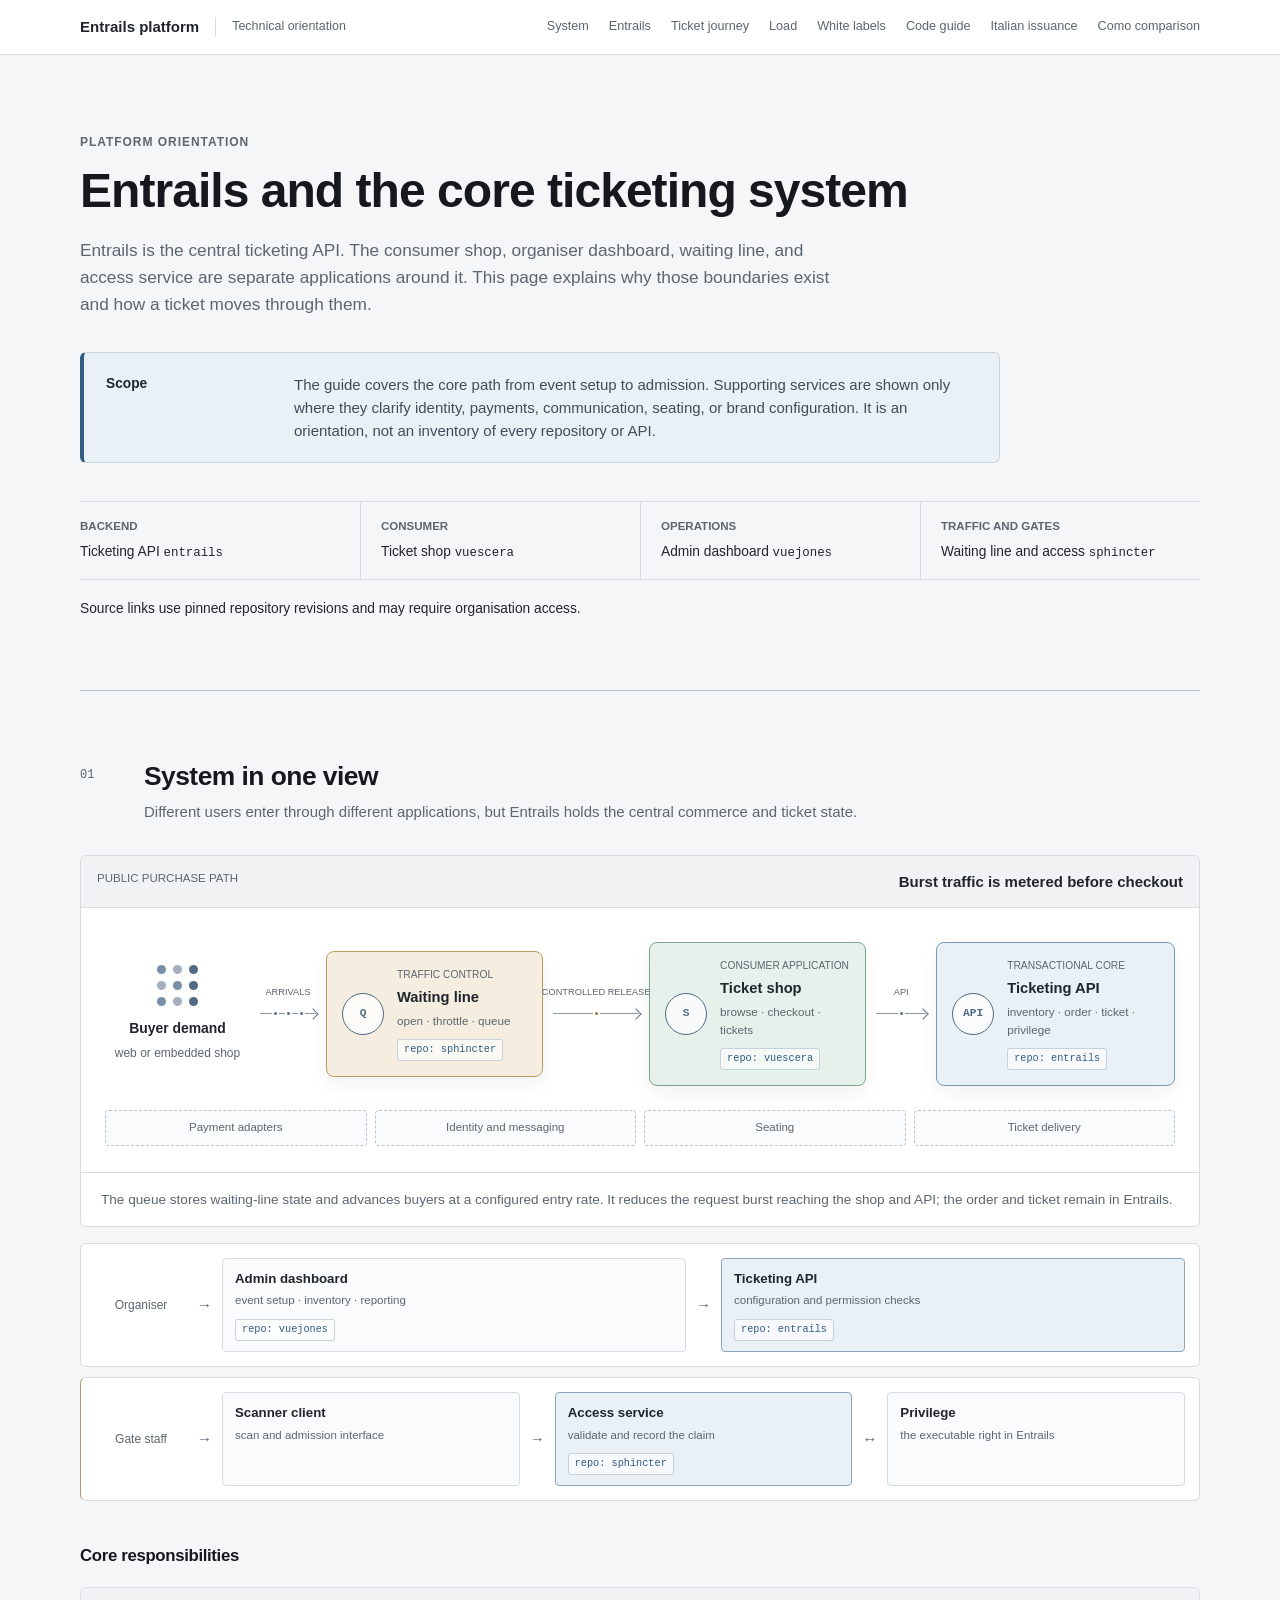
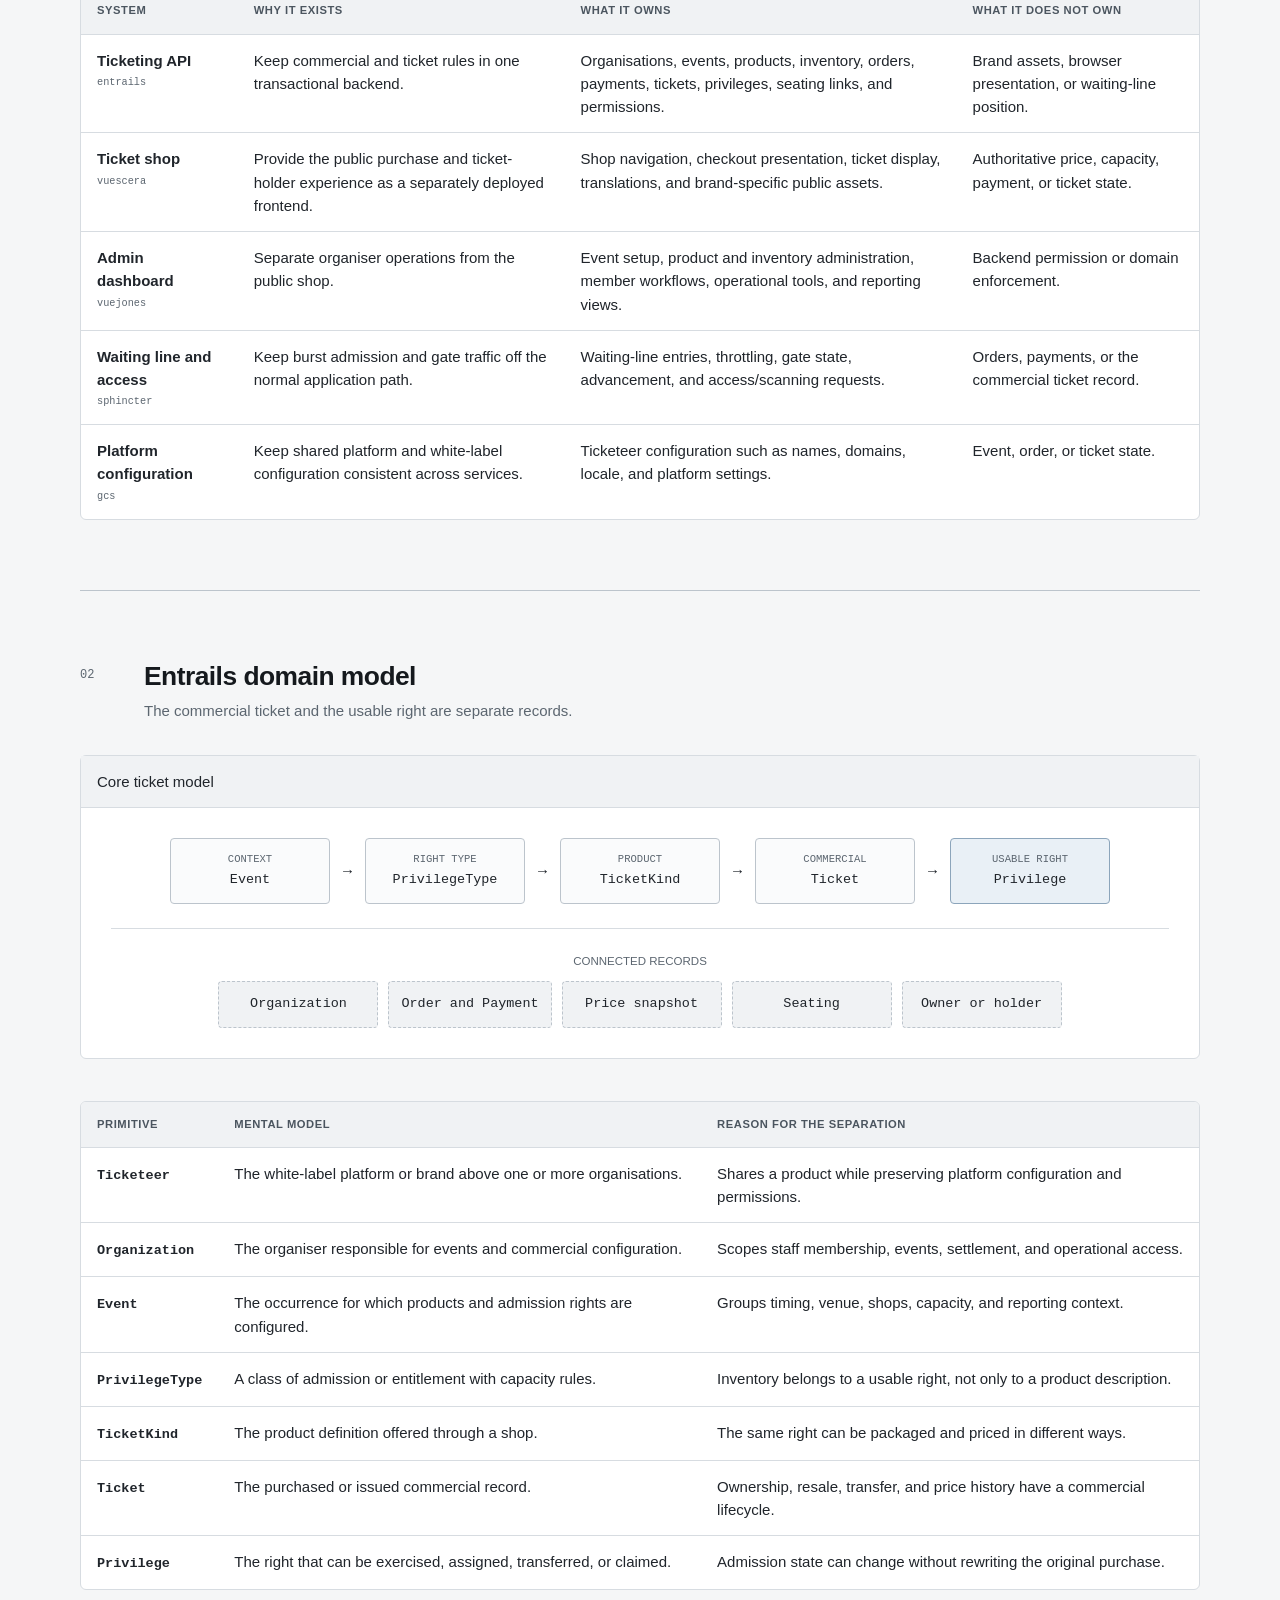
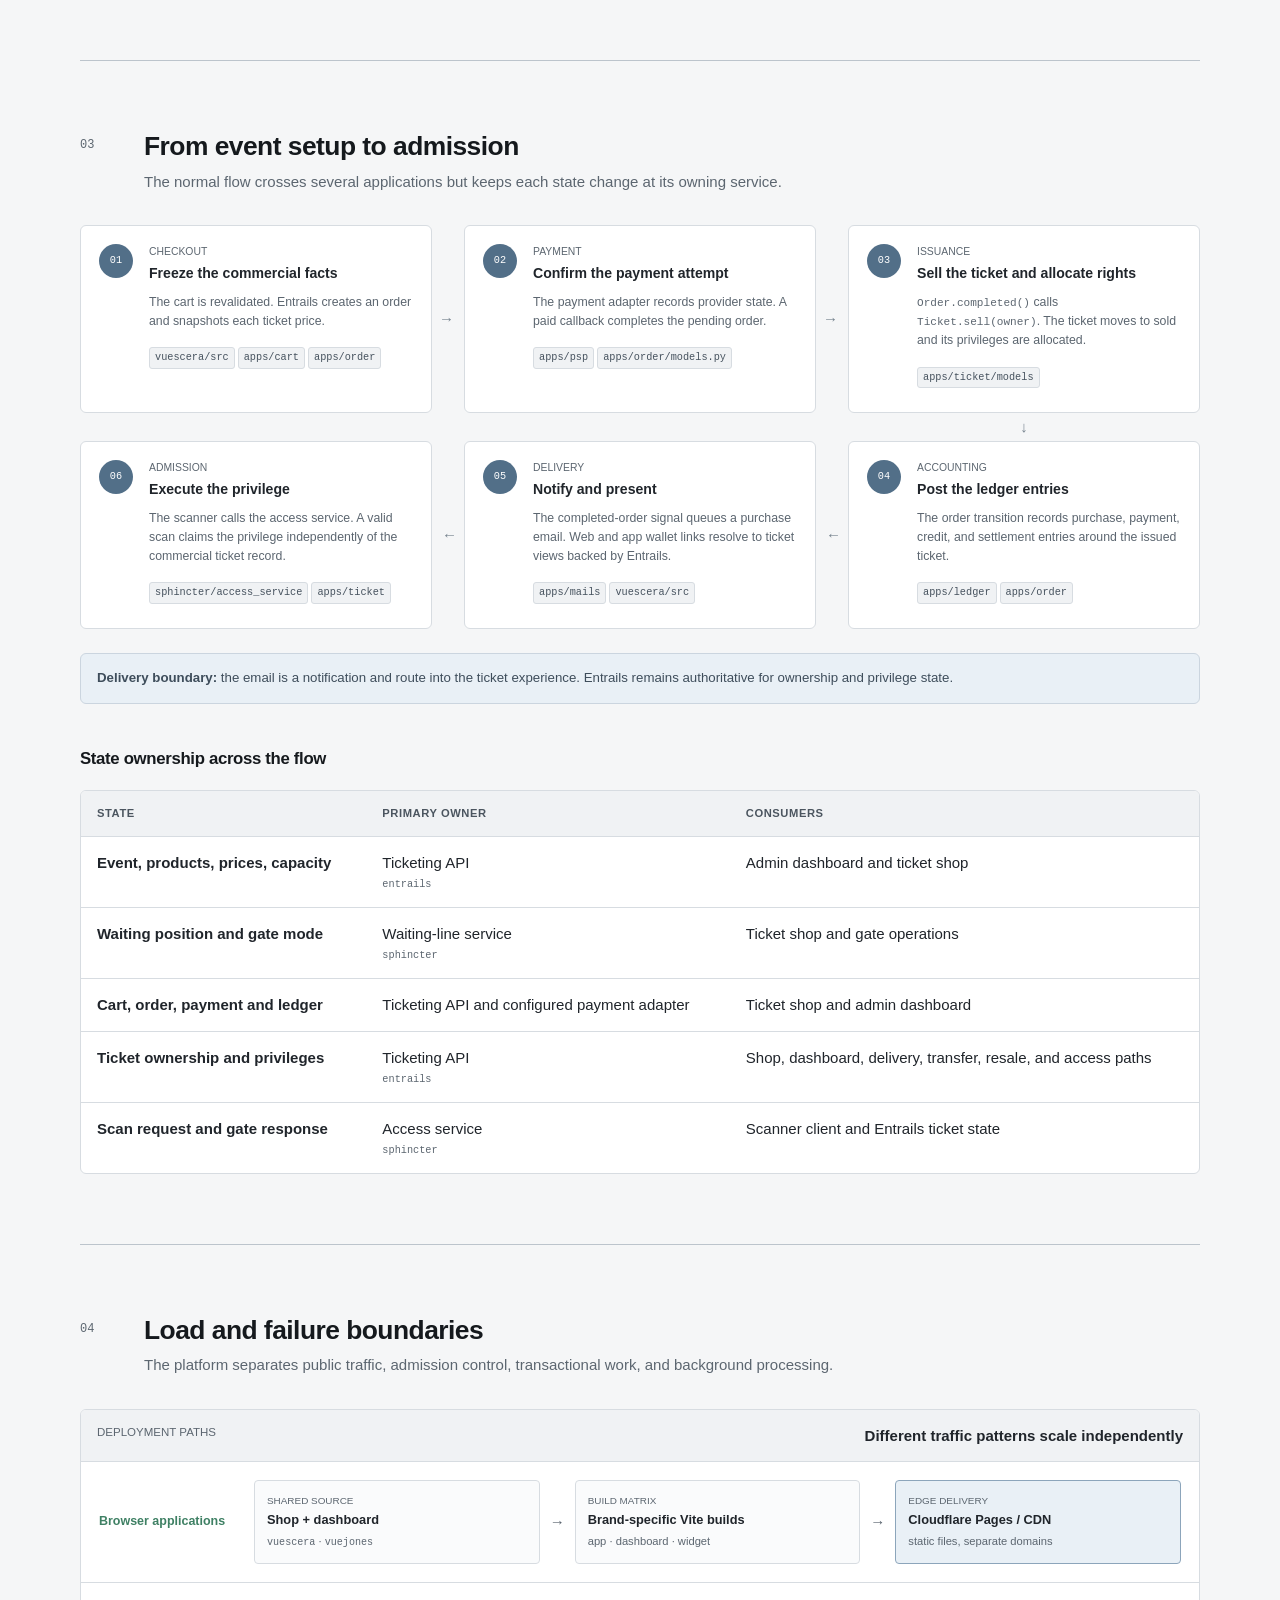
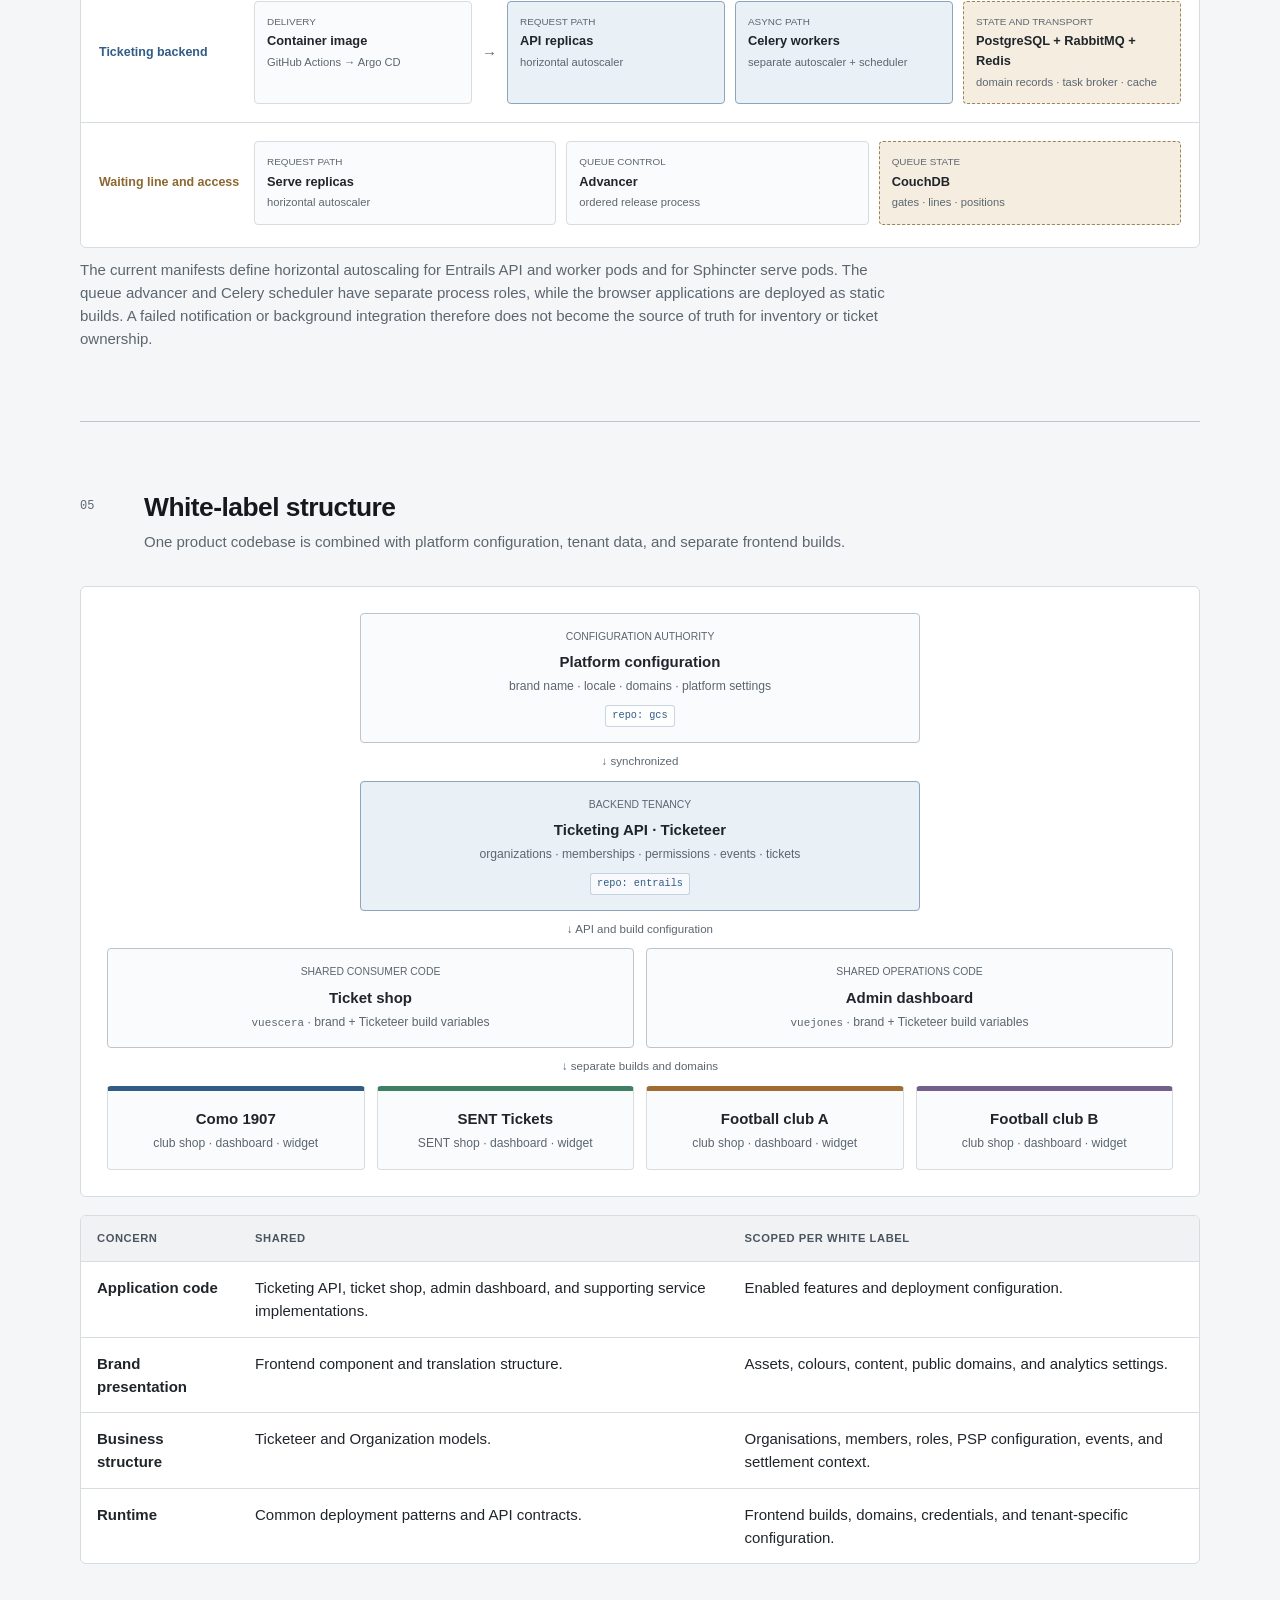
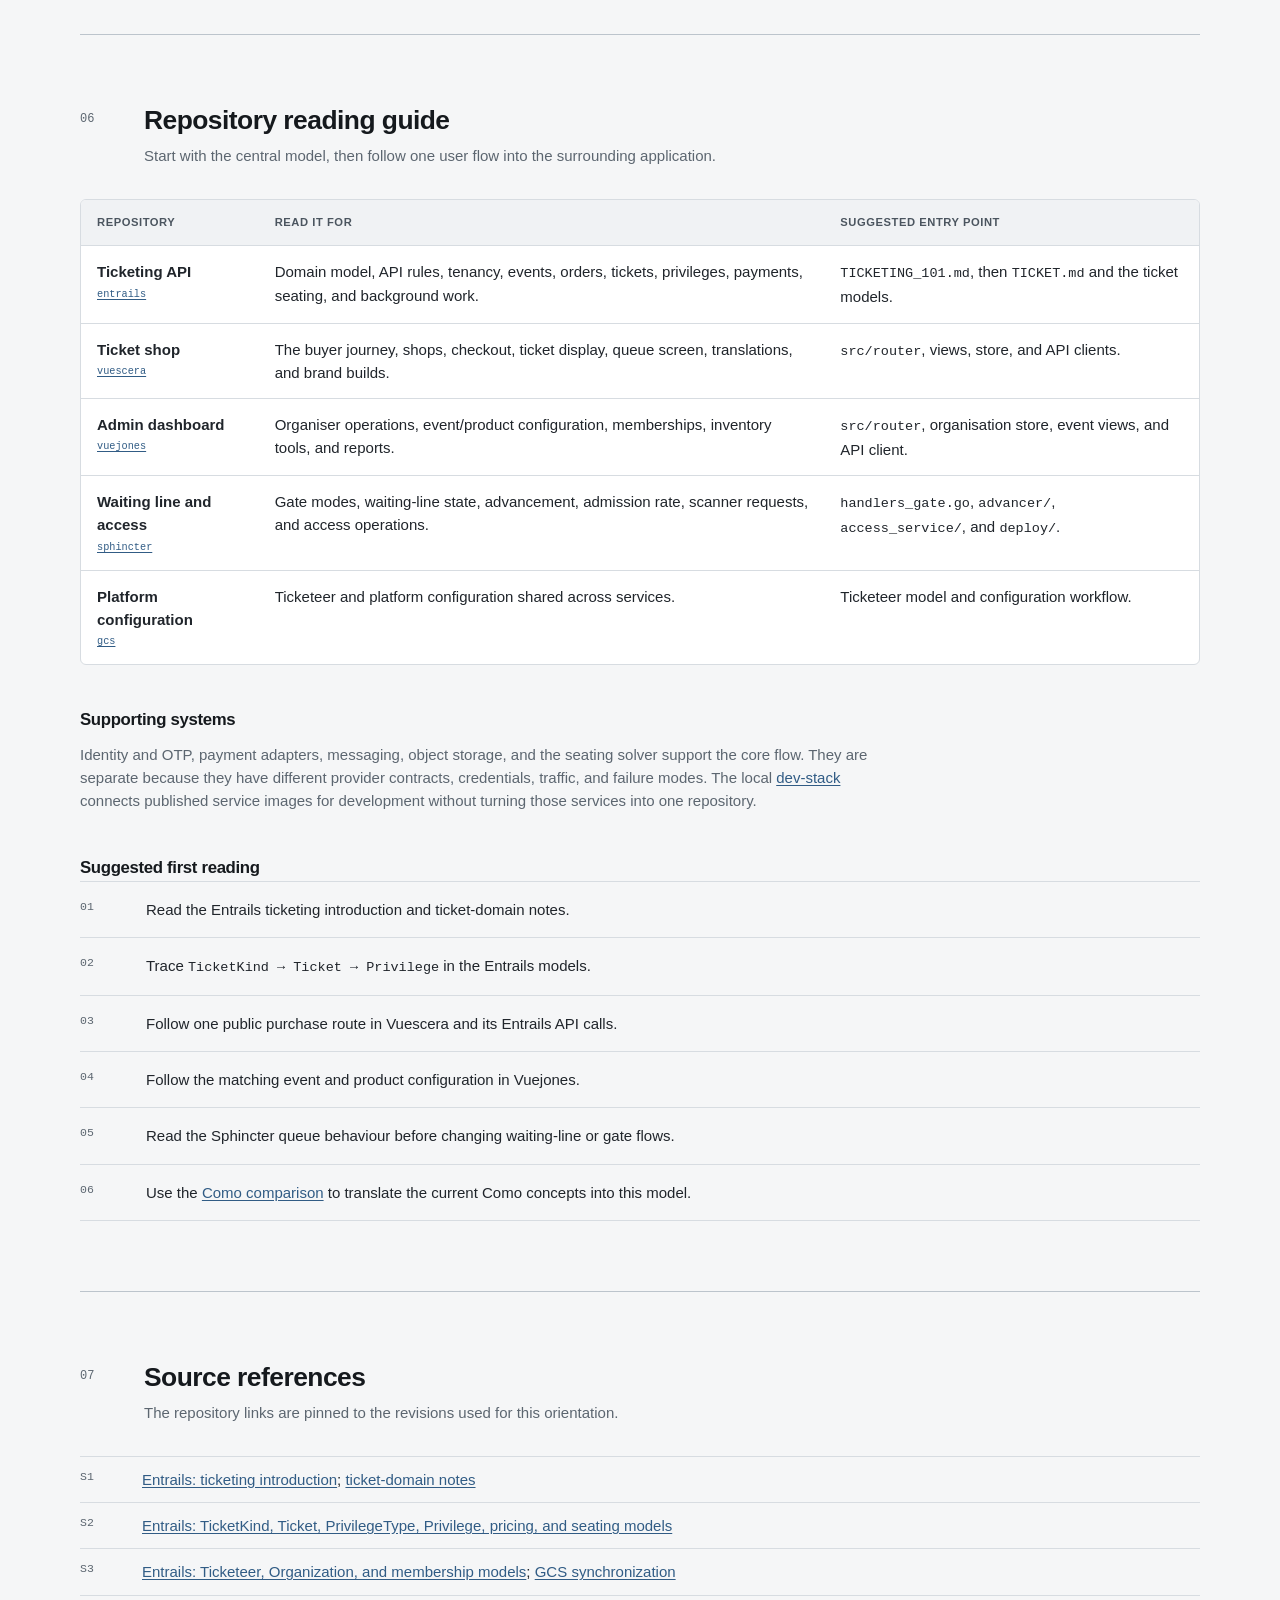
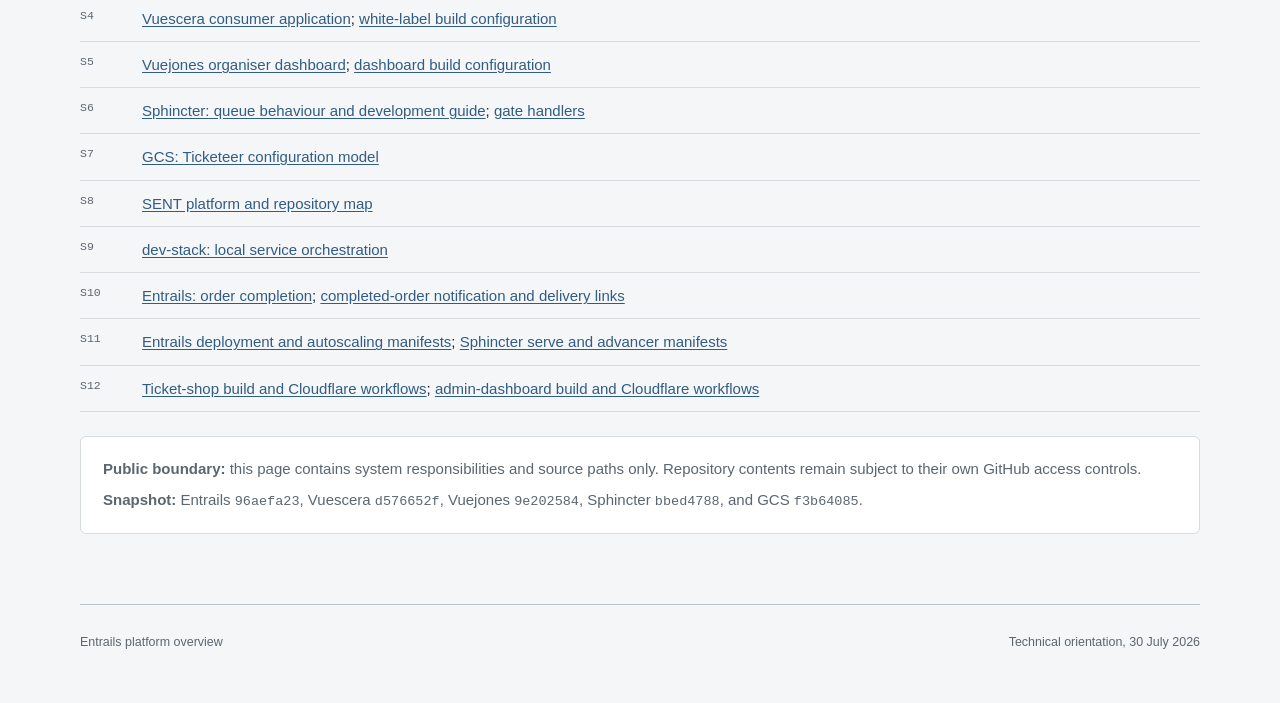
<file: platform/index.html>
<!doctype html>
<html lang="en">
  <head>
    <meta charset="utf-8" />
    <meta name="viewport" content="width=device-width, initial-scale=1" />
    <meta name="description" content="A technical orientation to Entrails and the core ticketing applications around it." />
    <meta name="robots" content="noindex, nofollow" />
    <meta property="og:title" content="Entrails platform overview" />
    <meta property="og:description" content="Core services, ticket primitives, purchase flow, access control, and white-label structure." />
    <meta property="og:type" content="website" />
    <meta name="theme-color" content="#f5f6f7" />
    <title>Entrails platform overview</title>
    <link rel="stylesheet" href="../styles.css" />
  </head>
  <body>
    <a class="skip-link" href="#content">Skip to content</a>

    <header class="topbar">
      <div class="topbar-inner">
        <a class="document-name" href="#top">Entrails platform</a>
        <span class="document-state">Technical orientation</span>
        <nav aria-label="Document sections">
          <a href="#system">System</a>
          <a href="#entrails">Entrails</a>
          <a href="#journey">Ticket journey</a>
          <a href="#load">Load</a>
          <a href="#whitelabel">White labels</a>
          <a href="#reading">Code guide</a>
          <a href="../italy-service/">Italian issuance</a>
          <a href="../">Como comparison</a>
        </nav>
      </div>
    </header>

    <main id="content">
      <section class="intro" id="top">
        <p class="document-type">Platform orientation</p>
        <h1>Entrails and the core ticketing system</h1>
        <p class="intro-text">
          Entrails is the central ticketing API. The consumer shop, organiser dashboard, waiting
          line, and access service are separate applications around it. This page explains why those
          boundaries exist and how a ticket moves through them.
        </p>

        <div class="working-assumption">
          <strong>Scope</strong>
          <p>
            The guide covers the core path from event setup to admission. Supporting services are
            shown only where they clarify identity, payments, communication, seating, or brand
            configuration. It is an orientation, not an inventory of every repository or API.
          </p>
        </div>

        <dl class="document-meta">
          <div><dt>Backend</dt><dd>Ticketing API <code>entrails</code></dd></div>
          <div><dt>Consumer</dt><dd>Ticket shop <code>vuescera</code></dd></div>
          <div><dt>Operations</dt><dd>Admin dashboard <code>vuejones</code></dd></div>
          <div><dt>Traffic and gates</dt><dd>Waiting line and access <code>sphincter</code></dd></div>
        </dl>

        <p class="document-link">
          Source links use pinned repository revisions and may require organisation access.
        </p>
      </section>

      <section class="document-section" id="system">
        <header class="section-header">
          <span class="section-number">01</span>
          <div><h2>System in one view</h2><p>Different users enter through different applications, but Entrails holds the central commerce and ticket state.</p></div>
        </header>

        <figure class="system-map">
          <figcaption><span>Public purchase path</span><strong>Burst traffic is metered before checkout</strong></figcaption>
          <div class="traffic-path" role="group" aria-label="A burst of buyer traffic reaches the waiting line. The waiting line meters buyers into the ticket shop. The shop calls the Entrails ticketing API, which owns inventory, orders, tickets, and privileges.">
            <div class="traffic-source">
              <div class="crowd-dots" aria-hidden="true"><i></i><i></i><i></i><i></i><i></i><i></i><i></i><i></i><i></i></div>
              <strong>Buyer demand</strong>
              <span>web or embedded shop</span>
            </div>
            <div class="flow-connector dense" aria-hidden="true"><i></i><i></i><i></i><span>arrivals</span></div>
            <div class="service-step queue">
              <b class="service-icon">Q</b>
              <div><small>Traffic control</small><strong>Waiting line</strong><span>open · throttle · queue</span><a class="repo-chip" href="#source-s6">repo: sphincter</a></div>
            </div>
            <div class="flow-connector metered" aria-hidden="true"><i></i><span>controlled release</span></div>
            <div class="service-step shop">
              <b class="service-icon">S</b>
              <div><small>Consumer application</small><strong>Ticket shop</strong><span>browse · checkout · tickets</span><a class="repo-chip" href="#source-s4">repo: vuescera</a></div>
            </div>
            <div class="flow-connector api-call" aria-hidden="true"><i></i><span>API</span></div>
            <div class="service-step core">
              <b class="service-icon">API</b>
              <div><small>Transactional core</small><strong>Ticketing API</strong><span>inventory · order · ticket · privilege</span><a class="repo-chip" href="#source-s1">repo: entrails</a></div>
            </div>
          </div>
          <div class="core-connections" role="group" aria-label="The ticketing API connects to payment, identity and messaging, seating, and ticket delivery services.">
            <span>Payment adapters</span><span>Identity and messaging</span><span>Seating</span><span>Ticket delivery</span>
          </div>
          <p>The queue stores waiting-line state and advances buyers at a configured entry rate. It reduces the request burst reaching the shop and API; the order and ticket remain in Entrails.</p>
        </figure>

        <div class="operations-lanes" aria-label="Operations paths">
          <div class="operations-lane">
            <span class="actor">Organiser</span><i>→</i>
            <div><strong>Admin dashboard</strong><span>event setup · inventory · reporting</span><a class="repo-chip" href="#source-s5">repo: vuejones</a></div><i>→</i>
            <div class="lane-target"><strong>Ticketing API</strong><span>configuration and permission checks</span><a class="repo-chip" href="#source-s1">repo: entrails</a></div>
          </div>
          <div class="operations-lane access-lane">
            <span class="actor">Gate staff</span><i>→</i>
            <div><strong>Scanner client</strong><span>scan and admission interface</span></div><i>→</i>
            <div class="lane-target"><strong>Access service</strong><span>validate and record the claim</span><a class="repo-chip" href="#source-s6">repo: sphincter</a></div><i>↔</i>
            <div><strong>Privilege</strong><span>the executable right in Entrails</span></div>
          </div>
        </div>

        <h3>Core responsibilities</h3>
        <div class="table-panel">
          <table>
            <thead><tr><th>System</th><th>Why it exists</th><th>What it owns</th><th>What it does not own</th></tr></thead>
            <tbody>
              <tr><td>Ticketing API <small class="table-repo">entrails</small></td><td>Keep commercial and ticket rules in one transactional backend.</td><td>Organisations, events, products, inventory, orders, payments, tickets, privileges, seating links, and permissions.</td><td>Brand assets, browser presentation, or waiting-line position.</td></tr>
              <tr><td>Ticket shop <small class="table-repo">vuescera</small></td><td>Provide the public purchase and ticket-holder experience as a separately deployed frontend.</td><td>Shop navigation, checkout presentation, ticket display, translations, and brand-specific public assets.</td><td>Authoritative price, capacity, payment, or ticket state.</td></tr>
              <tr><td>Admin dashboard <small class="table-repo">vuejones</small></td><td>Separate organiser operations from the public shop.</td><td>Event setup, product and inventory administration, member workflows, operational tools, and reporting views.</td><td>Backend permission or domain enforcement.</td></tr>
              <tr><td>Waiting line and access <small class="table-repo">sphincter</small></td><td>Keep burst admission and gate traffic off the normal application path.</td><td>Waiting-line entries, throttling, gate state, advancement, and access/scanning requests.</td><td>Orders, payments, or the commercial ticket record.</td></tr>
              <tr><td>Platform configuration <small class="table-repo">gcs</small></td><td>Keep shared platform and white-label configuration consistent across services.</td><td>Ticketeer configuration such as names, domains, locale, and platform settings.</td><td>Event, order, or ticket state.</td></tr>
            </tbody>
          </table>
        </div>
      </section>

      <section class="document-section" id="entrails">
        <header class="section-header">
          <span class="section-number">02</span>
          <div><h2>Entrails domain model</h2><p>The commercial ticket and the usable right are separate records.</p></div>
        </header>

        <figure class="model-panel">
          <figcaption>Core ticket model</figcaption>
          <div class="model-flow" role="img" aria-label="An organisation creates an event. A privilege type defines the right and capacity. A ticket kind defines the product. A purchase creates a ticket containing one or more privileges. A privilege can be assigned seating and claimed at admission.">
            <div class="model-core">
              <div class="model-node"><small>Context</small>Event</div>
              <span>→</span>
              <div class="model-node"><small>Right type</small>PrivilegeType</div>
              <span>→</span>
              <div class="model-node"><small>Product</small>TicketKind</div>
              <span>→</span>
              <div class="model-node"><small>Commercial</small>Ticket</div>
              <span>→</span>
              <div class="model-node focus"><small>Usable right</small>Privilege</div>
            </div>
            <div class="model-links">
              <span>Connected records</span>
              <div class="model-node proposed">Organization</div>
              <div class="model-node proposed">Order and Payment</div>
              <div class="model-node proposed">Price snapshot</div>
              <div class="model-node proposed">Seating</div>
              <div class="model-node proposed">Owner or holder</div>
            </div>
          </div>
        </figure>

        <div class="table-panel">
          <table>
            <thead><tr><th>Primitive</th><th>Mental model</th><th>Reason for the separation</th></tr></thead>
            <tbody>
              <tr><td><code>Ticketeer</code></td><td>The white-label platform or brand above one or more organisations.</td><td>Shares a product while preserving platform configuration and permissions.</td></tr>
              <tr><td><code>Organization</code></td><td>The organiser responsible for events and commercial configuration.</td><td>Scopes staff membership, events, settlement, and operational access.</td></tr>
              <tr><td><code>Event</code></td><td>The occurrence for which products and admission rights are configured.</td><td>Groups timing, venue, shops, capacity, and reporting context.</td></tr>
              <tr><td><code>PrivilegeType</code></td><td>A class of admission or entitlement with capacity rules.</td><td>Inventory belongs to a usable right, not only to a product description.</td></tr>
              <tr><td><code>TicketKind</code></td><td>The product definition offered through a shop.</td><td>The same right can be packaged and priced in different ways.</td></tr>
              <tr><td><code>Ticket</code></td><td>The purchased or issued commercial record.</td><td>Ownership, resale, transfer, and price history have a commercial lifecycle.</td></tr>
              <tr><td><code>Privilege</code></td><td>The right that can be exercised, assigned, transferred, or claimed.</td><td>Admission state can change without rewriting the original purchase.</td></tr>
            </tbody>
          </table>
        </div>
      </section>

      <section class="document-section" id="journey">
        <header class="section-header">
          <span class="section-number">03</span>
          <div><h2>From event setup to admission</h2><p>The normal flow crosses several applications but keeps each state change at its owning service.</p></div>
        </header>

        <ol class="issuance-flow" aria-label="Technical issuance and delivery flow">
          <li><div class="pipeline-marker">01</div><div><small>Checkout</small><strong>Freeze the commercial facts</strong><p>The cart is revalidated. Entrails creates an order and snapshots each ticket price.</p><span class="path-chip">vuescera/src</span><span class="path-chip">apps/cart</span><span class="path-chip">apps/order</span></div></li>
          <li><div class="pipeline-marker">02</div><div><small>Payment</small><strong>Confirm the payment attempt</strong><p>The payment adapter records provider state. A paid callback completes the pending order.</p><span class="path-chip">apps/psp</span><span class="path-chip">apps/order/models.py</span></div></li>
          <li><div class="pipeline-marker">03</div><div><small>Issuance</small><strong>Sell the ticket and allocate rights</strong><p><code>Order.completed()</code> calls <code>Ticket.sell(owner)</code>. The ticket moves to sold and its privileges are allocated.</p><span class="path-chip">apps/ticket/models</span></div></li>
          <li><div class="pipeline-marker">04</div><div><small>Accounting</small><strong>Post the ledger entries</strong><p>The order transition records purchase, payment, credit, and settlement entries around the issued ticket.</p><span class="path-chip">apps/ledger</span><span class="path-chip">apps/order</span></div></li>
          <li><div class="pipeline-marker">05</div><div><small>Delivery</small><strong>Notify and present</strong><p>The completed-order signal queues a purchase email. Web and app wallet links resolve to ticket views backed by Entrails.</p><span class="path-chip">apps/mails</span><span class="path-chip">vuescera/src</span></div></li>
          <li><div class="pipeline-marker">06</div><div><small>Admission</small><strong>Execute the privilege</strong><p>The scanner calls the access service. A valid scan claims the privilege independently of the commercial ticket record.</p><span class="path-chip">sphincter/access_service</span><span class="path-chip">apps/ticket</span></div></li>
        </ol>

        <p class="technical-note"><strong>Delivery boundary:</strong> the email is a notification and route into the ticket experience. Entrails remains authoritative for ownership and privilege state.</p>

        <h3>State ownership across the flow</h3>
        <div class="table-panel">
          <table>
            <thead><tr><th>State</th><th>Primary owner</th><th>Consumers</th></tr></thead>
            <tbody>
              <tr><td>Event, products, prices, capacity</td><td>Ticketing API <small class="table-repo">entrails</small></td><td>Admin dashboard and ticket shop</td></tr>
              <tr><td>Waiting position and gate mode</td><td>Waiting-line service <small class="table-repo">sphincter</small></td><td>Ticket shop and gate operations</td></tr>
              <tr><td>Cart, order, payment and ledger</td><td>Ticketing API and configured payment adapter</td><td>Ticket shop and admin dashboard</td></tr>
              <tr><td>Ticket ownership and privileges</td><td>Ticketing API <small class="table-repo">entrails</small></td><td>Shop, dashboard, delivery, transfer, resale, and access paths</td></tr>
              <tr><td>Scan request and gate response</td><td>Access service <small class="table-repo">sphincter</small></td><td>Scanner client and Entrails ticket state</td></tr>
            </tbody>
          </table>
        </div>
      </section>

      <section class="document-section" id="load">
        <header class="section-header">
          <span class="section-number">04</span>
          <div><h2>Load and failure boundaries</h2><p>The platform separates public traffic, admission control, transactional work, and background processing.</p></div>
        </header>

        <figure class="deployment-map">
          <figcaption><span>Deployment paths</span><strong>Different traffic patterns scale independently</strong></figcaption>
          <div class="deployment-lane frontend-lane">
            <b>Browser applications</b>
            <div><small>Shared source</small><strong>Shop + dashboard</strong><span><code>vuescera</code> · <code>vuejones</code></span></div><i>→</i>
            <div><small>Build matrix</small><strong>Brand-specific Vite builds</strong><span>app · dashboard · widget</span></div><i>→</i>
            <div class="deploy-target"><small>Edge delivery</small><strong>Cloudflare Pages / CDN</strong><span>static files, separate domains</span></div>
          </div>
          <div class="deployment-lane backend-lane">
            <b>Ticketing backend</b>
            <div><small>Delivery</small><strong>Container image</strong><span>GitHub Actions → Argo CD</span></div><i>→</i>
            <div class="deploy-target"><small>Request path</small><strong>API replicas</strong><span>horizontal autoscaler</span></div>
            <div class="deploy-target"><small>Async path</small><strong>Celery workers</strong><span>separate autoscaler + scheduler</span></div>
            <div class="state-node"><small>State and transport</small><strong>PostgreSQL + RabbitMQ + Redis</strong><span>domain records · task broker · cache</span></div>
          </div>
          <div class="deployment-lane queue-lane">
            <b>Waiting line and access</b>
            <div><small>Request path</small><strong>Serve replicas</strong><span>horizontal autoscaler</span></div>
            <div><small>Queue control</small><strong>Advancer</strong><span>ordered release process</span></div>
            <div class="state-node"><small>Queue state</small><strong>CouchDB</strong><span>gates · lines · positions</span></div>
          </div>
        </figure>

        <p class="section-copy">
          The current manifests define horizontal autoscaling for Entrails API and worker pods and
          for Sphincter serve pods. The queue advancer and Celery scheduler have separate process
          roles, while the browser applications are deployed as static builds. A failed notification
          or background integration therefore does not become the source of truth for inventory or
          ticket ownership.
        </p>
      </section>

      <section class="document-section" id="whitelabel">
        <header class="section-header">
          <span class="section-number">05</span>
          <div><h2>White-label structure</h2><p>One product codebase is combined with platform configuration, tenant data, and separate frontend builds.</p></div>
        </header>

        <div class="brand-system" role="group" aria-label="Platform configuration supplies Ticketeer settings to Entrails. Entrails scopes organisations, members, events, and tickets by Ticketeer. Shared ticket-shop and admin-dashboard source is built into separate white-label deployments for Como 1907, SENT Tickets, and future football clubs.">
          <div class="brand-layer"><small>Configuration authority</small><strong>Platform configuration</strong><span>brand name · locale · domains · platform settings</span><a class="repo-chip" href="#source-s7">repo: gcs</a></div>
          <i>↓ synchronized</i>
          <div class="brand-layer primary"><small>Backend tenancy</small><strong>Ticketing API · Ticketeer</strong><span>organizations · memberships · permissions · events · tickets</span><a class="repo-chip" href="#source-s1">repo: entrails</a></div>
          <i>↓ API and build configuration</i>
          <div class="brand-code-row">
            <div class="brand-layer"><small>Shared consumer code</small><strong>Ticket shop</strong><span><code>vuescera</code> · brand + Ticketeer build variables</span></div>
            <div class="brand-layer"><small>Shared operations code</small><strong>Admin dashboard</strong><span><code>vuejones</code> · brand + Ticketeer build variables</span></div>
          </div>
          <i>↓ separate builds and domains</i>
          <div class="brand-grid">
            <div class="brand-card brand-one"><strong>Como 1907</strong><span>club shop · dashboard · widget</span></div>
            <div class="brand-card brand-two"><strong>SENT Tickets</strong><span>SENT shop · dashboard · widget</span></div>
            <div class="brand-card brand-three"><strong>Football club A</strong><span>club shop · dashboard · widget</span></div>
            <div class="brand-card brand-four"><strong>Football club B</strong><span>club shop · dashboard · widget</span></div>
          </div>
        </div>

        <div class="table-panel">
          <table>
            <thead><tr><th>Concern</th><th>Shared</th><th>Scoped per white label</th></tr></thead>
            <tbody>
              <tr><td>Application code</td><td>Ticketing API, ticket shop, admin dashboard, and supporting service implementations.</td><td>Enabled features and deployment configuration.</td></tr>
              <tr><td>Brand presentation</td><td>Frontend component and translation structure.</td><td>Assets, colours, content, public domains, and analytics settings.</td></tr>
              <tr><td>Business structure</td><td>Ticketeer and Organization models.</td><td>Organisations, members, roles, PSP configuration, events, and settlement context.</td></tr>
              <tr><td>Runtime</td><td>Common deployment patterns and API contracts.</td><td>Frontend builds, domains, credentials, and tenant-specific configuration.</td></tr>
            </tbody>
          </table>
        </div>
      </section>

      <section class="document-section" id="reading">
        <header class="section-header">
          <span class="section-number">06</span>
          <div><h2>Repository reading guide</h2><p>Start with the central model, then follow one user flow into the surrounding application.</p></div>
        </header>

        <div class="table-panel">
          <table>
            <thead><tr><th>Repository</th><th>Read it for</th><th>Suggested entry point</th></tr></thead>
            <tbody>
              <tr><td>Ticketing API <small class="table-repo"><a href="#source-s1">entrails</a></small></td><td>Domain model, API rules, tenancy, events, orders, tickets, privileges, payments, seating, and background work.</td><td><code>TICKETING_101.md</code>, then <code>TICKET.md</code> and the ticket models.</td></tr>
              <tr><td>Ticket shop <small class="table-repo"><a href="#source-s4">vuescera</a></small></td><td>The buyer journey, shops, checkout, ticket display, queue screen, translations, and brand builds.</td><td><code>src/router</code>, views, store, and API clients.</td></tr>
              <tr><td>Admin dashboard <small class="table-repo"><a href="#source-s5">vuejones</a></small></td><td>Organiser operations, event/product configuration, memberships, inventory tools, and reports.</td><td><code>src/router</code>, organisation store, event views, and API client.</td></tr>
              <tr><td>Waiting line and access <small class="table-repo"><a href="#source-s6">sphincter</a></small></td><td>Gate modes, waiting-line state, advancement, admission rate, scanner requests, and access operations.</td><td><code>handlers_gate.go</code>, <code>advancer/</code>, <code>access_service/</code>, and <code>deploy/</code>.</td></tr>
              <tr><td>Platform configuration <small class="table-repo"><a href="#source-s7">gcs</a></small></td><td>Ticketeer and platform configuration shared across services.</td><td>Ticketeer model and configuration workflow.</td></tr>
            </tbody>
          </table>
        </div>

        <h3>Supporting systems</h3>
        <p class="section-copy">
          Identity and OTP, payment adapters, messaging, object storage, and the seating solver support
          the core flow. They are separate because they have different provider contracts, credentials,
          traffic, and failure modes. The local <a href="#source-s9">dev-stack</a> connects published
          service images for development without turning those services into one repository.
        </p>

        <h3>Suggested first reading</h3>
        <ol class="decision-list">
          <li><span>01</span><p>Read the Entrails ticketing introduction and ticket-domain notes.</p></li>
          <li><span>02</span><p>Trace <code>TicketKind → Ticket → Privilege</code> in the Entrails models.</p></li>
          <li><span>03</span><p>Follow one public purchase route in Vuescera and its Entrails API calls.</p></li>
          <li><span>04</span><p>Follow the matching event and product configuration in Vuejones.</p></li>
          <li><span>05</span><p>Read the Sphincter queue behaviour before changing waiting-line or gate flows.</p></li>
          <li><span>06</span><p>Use the <a href="../">Como comparison</a> to translate the current Como concepts into this model.</p></li>
        </ol>
      </section>

      <section class="document-section sources" id="sources">
        <header class="section-header">
          <span class="section-number">07</span>
          <div><h2>Source references</h2><p>The repository links are pinned to the revisions used for this orientation.</p></div>
        </header>

        <ol class="source-list">
          <li id="source-s1"><span>S1</span><div><a href="https://github.com/GETProtocolLab/entrails/blob/96aefa23a166d9e9a81b0b14933b3c6a78366ea6/TICKETING_101.md">Entrails: ticketing introduction</a>; <a href="https://github.com/GETProtocolLab/entrails/blob/96aefa23a166d9e9a81b0b14933b3c6a78366ea6/TICKET.md">ticket-domain notes</a></div></li>
          <li id="source-s2"><span>S2</span><a href="https://github.com/GETProtocolLab/entrails/tree/96aefa23a166d9e9a81b0b14933b3c6a78366ea6/apps/ticket/models">Entrails: TicketKind, Ticket, PrivilegeType, Privilege, pricing, and seating models</a></li>
          <li id="source-s3"><span>S3</span><div><a href="https://github.com/GETProtocolLab/entrails/blob/96aefa23a166d9e9a81b0b14933b3c6a78366ea6/apps/organization/models.py">Entrails: Ticketeer, Organization, and membership models</a>; <a href="https://github.com/GETProtocolLab/entrails/blob/96aefa23a166d9e9a81b0b14933b3c6a78366ea6/apps/organization/tasks.py">GCS synchronization</a></div></li>
          <li id="source-s4"><span>S4</span><div><a href="https://github.com/GETProtocolLab/vuescera/tree/d576652f22b7236b1d905f11632976a9fe35ce51/src">Vuescera consumer application</a>; <a href="https://github.com/GETProtocolLab/vuescera/blob/d576652f22b7236b1d905f11632976a9fe35ce51/vite.config.ts">white-label build configuration</a></div></li>
          <li id="source-s5"><span>S5</span><div><a href="https://github.com/GETProtocolLab/vuejones/tree/9e2025846276bf049d99e16dca037b66c592756c/src">Vuejones organiser dashboard</a>; <a href="https://github.com/GETProtocolLab/vuejones/blob/9e2025846276bf049d99e16dca037b66c592756c/vite.config.ts">dashboard build configuration</a></div></li>
          <li id="source-s6"><span>S6</span><div><a href="https://github.com/GETProtocolLab/sphincter/blob/bbed4788bdbbccdfb223d84c9bf403e06d49801e/README.md">Sphincter: queue behaviour and development guide</a>; <a href="https://github.com/GETProtocolLab/sphincter/blob/bbed4788bdbbccdfb223d84c9bf403e06d49801e/sphincter/handlers_gate.go">gate handlers</a></div></li>
          <li id="source-s7"><span>S7</span><a href="https://github.com/GETProtocolLab/gcs/blob/f3b640856481c19e94d1c8edb40db1e0b07507af/gcs/models/__init__.py">GCS: Ticketeer configuration model</a></li>
          <li id="source-s8"><span>S8</span><a href="https://github.com/SENT-Ticketing/mono-repo-sent-ticketing/blob/a83cc6de0e1e1bfddfd37f74b1418676524b8476/docs/architecture/opn-platform-map.md">SENT platform and repository map</a></li>
          <li id="source-s9"><span>S9</span><a href="https://github.com/GETProtocolLab/dev-stack/blob/f9159079018b6640aa7d15dc4d01f3edb0583216/README.md">dev-stack: local service orchestration</a></li>
          <li id="source-s10"><span>S10</span><div><a href="https://github.com/GETProtocolLab/entrails/tree/96aefa23a166d9e9a81b0b14933b3c6a78366ea6/apps/order">Entrails: order completion</a>; <a href="https://github.com/GETProtocolLab/entrails/tree/96aefa23a166d9e9a81b0b14933b3c6a78366ea6/apps/mails">completed-order notification and delivery links</a></div></li>
          <li id="source-s11"><span>S11</span><div><a href="https://github.com/GETProtocolLab/entrails/tree/96aefa23a166d9e9a81b0b14933b3c6a78366ea6/deploy/base">Entrails deployment and autoscaling manifests</a>; <a href="https://github.com/GETProtocolLab/sphincter/tree/bbed4788bdbbccdfb223d84c9bf403e06d49801e/deploy/base">Sphincter serve and advancer manifests</a></div></li>
          <li id="source-s12"><span>S12</span><div><a href="https://github.com/GETProtocolLab/vuescera/tree/d576652f22b7236b1d905f11632976a9fe35ce51/.github/workflows">Ticket-shop build and Cloudflare workflows</a>; <a href="https://github.com/GETProtocolLab/vuejones/tree/9e2025846276bf049d99e16dca037b66c592756c/.github/workflows">admin-dashboard build and Cloudflare workflows</a></div></li>
        </ol>

        <div class="evidence-note">
          <p><strong>Public boundary:</strong> this page contains system responsibilities and source paths only. Repository contents remain subject to their own GitHub access controls.</p>
          <p><strong>Snapshot:</strong> Entrails <code>96aefa23</code>, Vuescera <code>d576652f</code>, Vuejones <code>9e202584</code>, Sphincter <code>bbed4788</code>, and GCS <code>f3b64085</code>.</p>
        </div>
      </section>
    </main>

    <footer>
      <p>Entrails platform overview</p>
      <p>Technical orientation, 30 July 2026</p>
    </footer>
  </body>
</html>
</file>
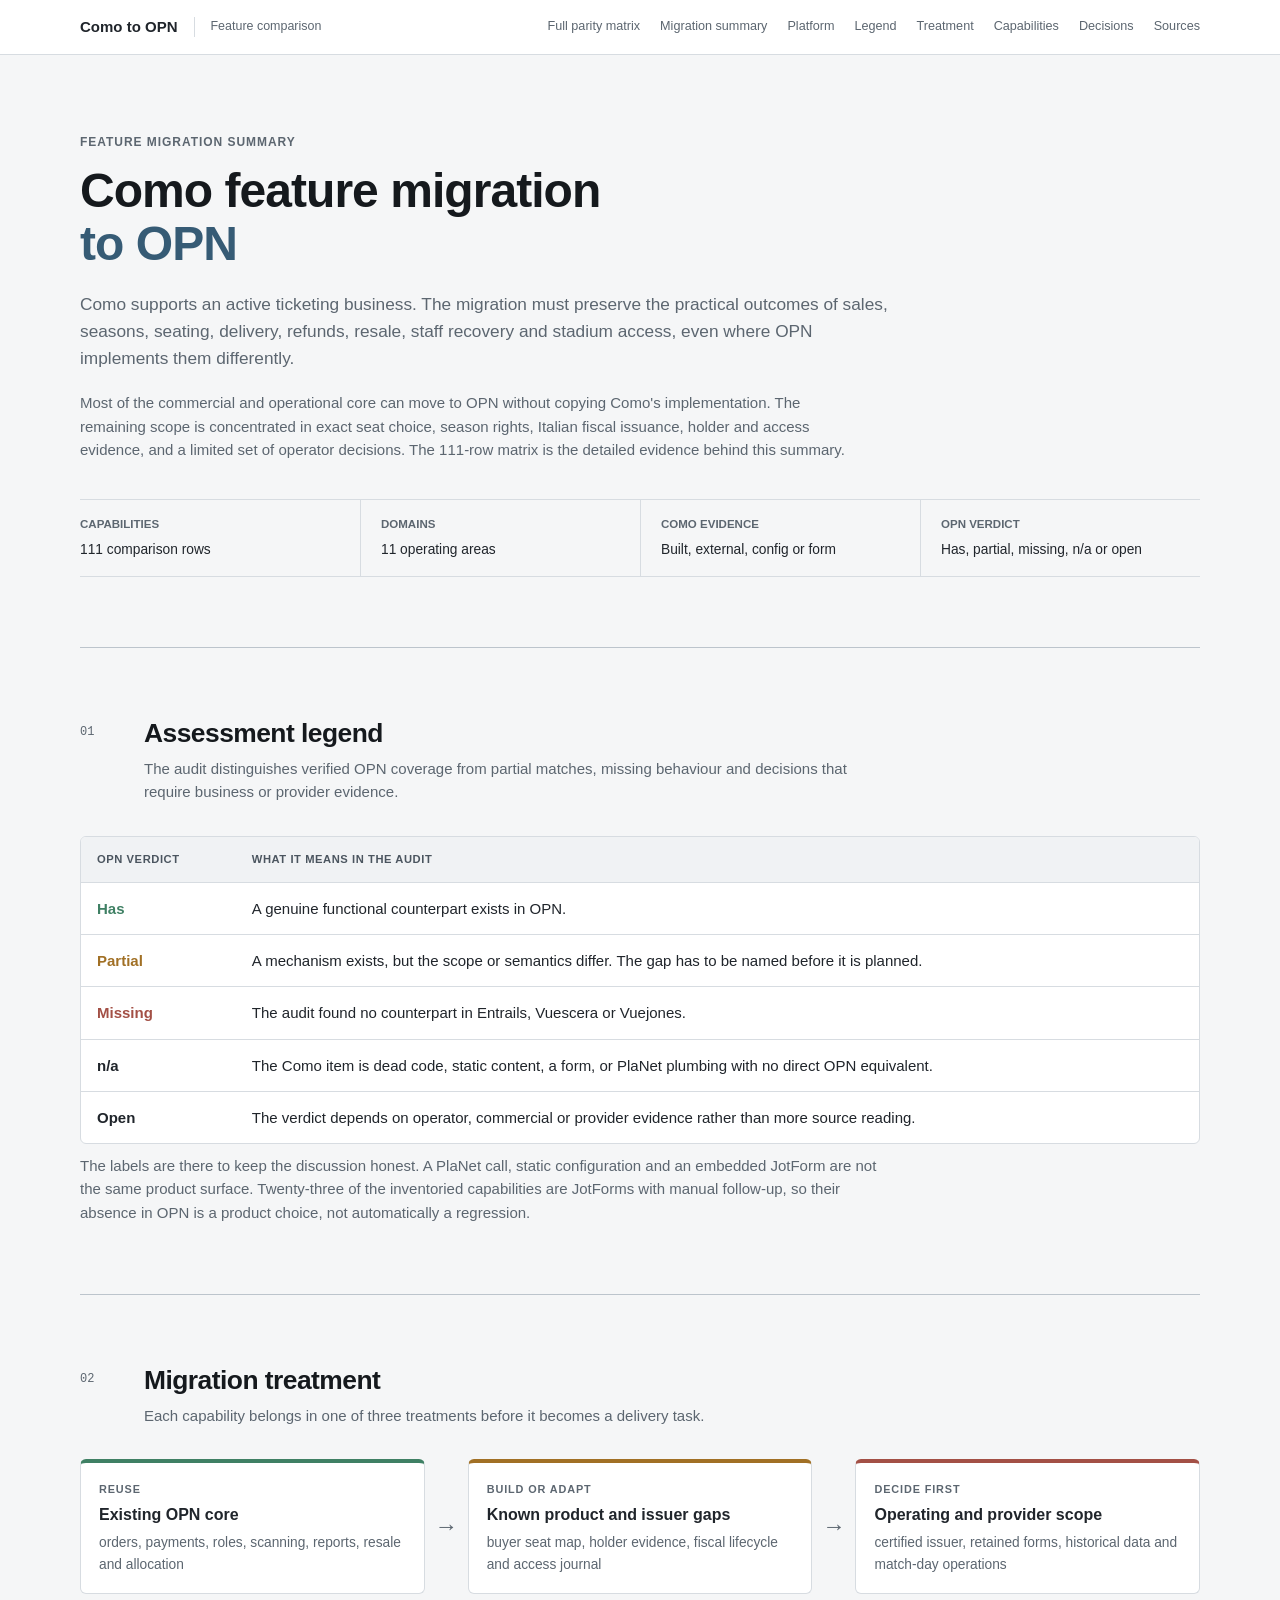
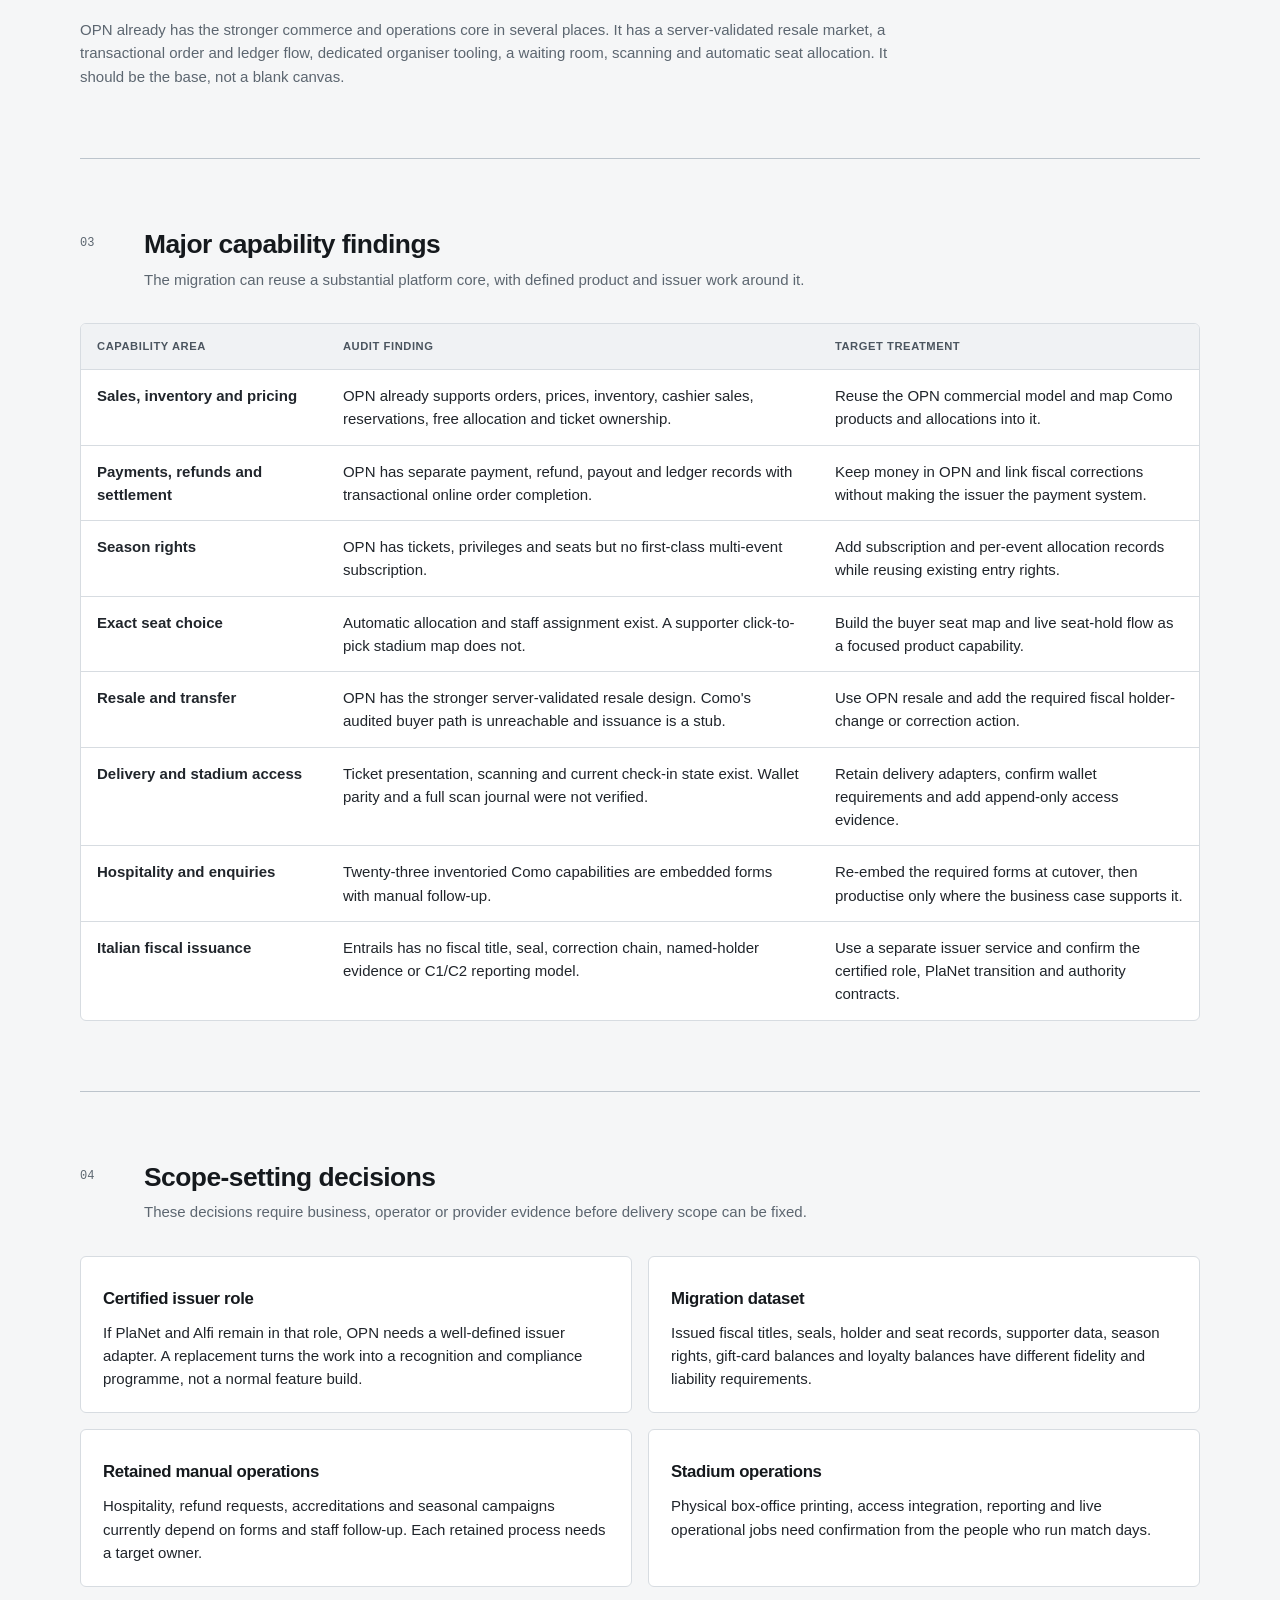
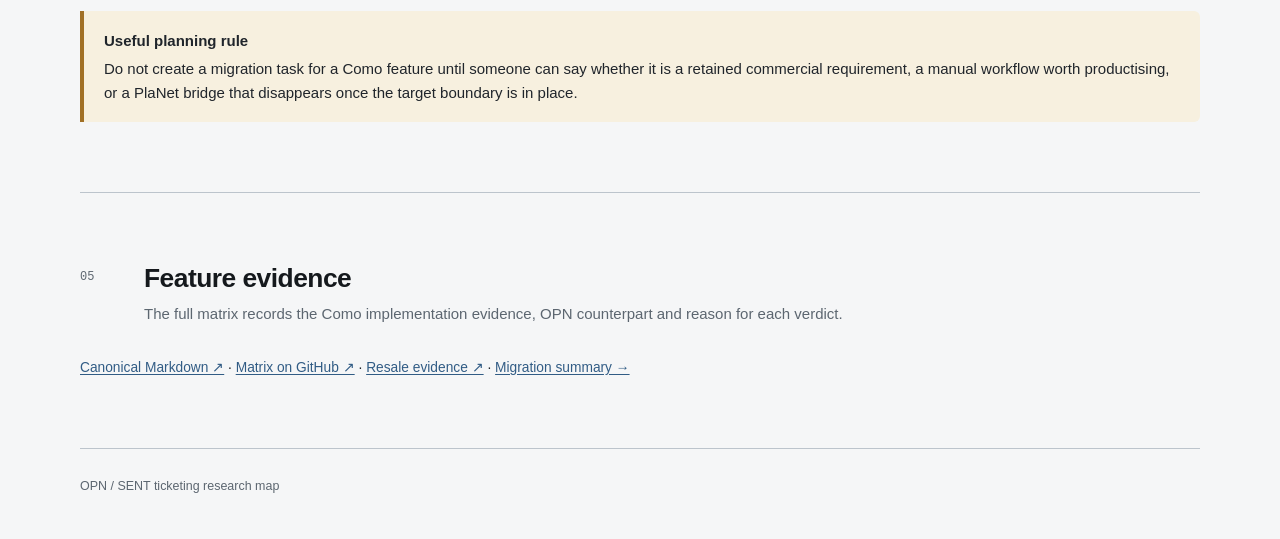
<file: architecture/como.html>
<!doctype html>
<html lang="en">
  <head>
    <meta charset="utf-8" />
    <meta name="viewport" content="width=device-width, initial-scale=1" />
    <meta name="description" content="Business capability coverage, migration treatment and scope decisions for moving active Como ticketing to OPN." />
    <meta name="robots" content="noindex, nofollow" />
    <meta property="og:title" content="Como feature migration to OPN" />
    <meta property="og:description" content="Commercial reuse, defined product gaps, issuer scope and the evidence behind each migration treatment." />
    <meta property="og:type" content="website" />
    <meta name="theme-color" content="#f5f6f7" />
    <title>Como feature migration to OPN</title>
    <link rel="icon" href="data:," />
    <link rel="stylesheet" href="styles.css" />
  </head>
  <body>
    <a class="skip-link" href="#content">Skip to content</a>
    <header class="topbar"><div class="topbar-inner"><a class="document-name" href="index.html">Como to OPN</a><span class="document-state">Feature comparison</span><nav aria-label="Document sections"><a href="../">Full parity matrix</a><a href="index.html">Migration summary</a><a href="platform.html">Platform</a><a href="#legend">Legend</a><a href="#transition">Treatment</a><a href="#findings">Capabilities</a><a href="#decisions">Decisions</a><a href="#source">Sources</a></nav></div></header>
    <main id="content">
      <section class="intro architecture-intro" id="top">
        <p class="document-type">Feature migration summary</p>
        <h1>Como feature migration<br /><span>to OPN</span></h1>
        <p class="intro-text">Como supports an active ticketing business. The migration must preserve the practical outcomes of sales, seasons, seating, delivery, refunds, resale, staff recovery and stadium access, even where OPN implements them differently.</p>
        <p class="section-copy intro-copy">Most of the commercial and operational core can move to OPN without copying Como's implementation. The remaining scope is concentrated in exact seat choice, season rights, Italian fiscal issuance, holder and access evidence, and a limited set of operator decisions. The 111-row matrix is the detailed evidence behind this summary.</p>
        <dl class="document-meta"><div><dt>Capabilities</dt><dd>111 comparison rows</dd></div><div><dt>Domains</dt><dd>11 operating areas</dd></div><div><dt>Como evidence</dt><dd>Built, external, config or form</dd></div><div><dt>OPN verdict</dt><dd>Has, partial, missing, n/a or open</dd></div></dl>
      </section>

      <section class="document-section" id="legend">
        <header class="section-header"><span class="section-number">01</span><div><h2>Assessment legend</h2><p>The audit distinguishes verified OPN coverage from partial matches, missing behaviour and decisions that require business or provider evidence.</p></div></header>
        <div class="table-panel legend-table"><table><thead><tr><th>OPN verdict</th><th>What it means in the audit</th></tr></thead><tbody><tr><td class="has">Has</td><td>A genuine functional counterpart exists in OPN.</td></tr><tr><td class="partial">Partial</td><td>A mechanism exists, but the scope or semantics differ. The gap has to be named before it is planned.</td></tr><tr><td class="missing">Missing</td><td>The audit found no counterpart in Entrails, Vuescera or Vuejones.</td></tr><tr><td>n/a</td><td>The Como item is dead code, static content, a form, or PlaNet plumbing with no direct OPN equivalent.</td></tr><tr><td>Open</td><td>The verdict depends on operator, commercial or provider evidence rather than more source reading.</td></tr></tbody></table></div>
        <p class="section-copy">The labels are there to keep the discussion honest. A PlaNet call, static configuration and an embedded JotForm are not the same product surface. Twenty-three of the inventoried capabilities are JotForms with manual follow-up, so their absence in OPN is a product choice, not automatically a regression.</p>
      </section>

      <section class="document-section" id="transition">
        <header class="section-header"><span class="section-number">02</span><div><h2>Migration treatment</h2><p>Each capability belongs in one of three treatments before it becomes a delivery task.</p></div></header>
        <figure class="transition-map" role="img" aria-label="The migration triage puts verified OPN capabilities in reuse, clearly defined gaps in build or adapt, and provider or operational questions in decide before build.">
          <article class="transition-node reuse"><small>Reuse</small><strong>Existing OPN core</strong><span>orders, payments, roles, scanning, reports, resale and allocation</span></article>
          <i>→</i>
          <article class="transition-node adapt"><small>Build or adapt</small><strong>Known product and issuer gaps</strong><span>buyer seat map, holder evidence, fiscal lifecycle and access journal</span></article>
          <i>→</i>
          <article class="transition-node decide"><small>Decide first</small><strong>Operating and provider scope</strong><span>certified issuer, retained forms, historical data and match-day operations</span></article>
        </figure>
        <p class="section-copy">OPN already has the stronger commerce and operations core in several places. It has a server-validated resale market, a transactional order and ledger flow, dedicated organiser tooling, a waiting room, scanning and automatic seat allocation. It should be the base, not a blank canvas.</p>
      </section>

      <section class="document-section" id="findings">
        <header class="section-header"><span class="section-number">03</span><div><h2>Major capability findings</h2><p>The migration can reuse a substantial platform core, with defined product and issuer work around it.</p></div></header>
        <div class="table-panel feature-summary-table"><table><thead><tr><th>Capability area</th><th>Audit finding</th><th>Target treatment</th></tr></thead><tbody>
          <tr><td>Sales, inventory and pricing</td><td>OPN already supports orders, prices, inventory, cashier sales, reservations, free allocation and ticket ownership.</td><td>Reuse the OPN commercial model and map Como products and allocations into it.</td></tr>
          <tr><td>Payments, refunds and settlement</td><td>OPN has separate payment, refund, payout and ledger records with transactional online order completion.</td><td>Keep money in OPN and link fiscal corrections without making the issuer the payment system.</td></tr>
          <tr><td>Season rights</td><td>OPN has tickets, privileges and seats but no first-class multi-event subscription.</td><td>Add subscription and per-event allocation records while reusing existing entry rights.</td></tr>
          <tr><td>Exact seat choice</td><td>Automatic allocation and staff assignment exist. A supporter click-to-pick stadium map does not.</td><td>Build the buyer seat map and live seat-hold flow as a focused product capability.</td></tr>
          <tr><td>Resale and transfer</td><td>OPN has the stronger server-validated resale design. Como's audited buyer path is unreachable and issuance is a stub.</td><td>Use OPN resale and add the required fiscal holder-change or correction action.</td></tr>
          <tr><td>Delivery and stadium access</td><td>Ticket presentation, scanning and current check-in state exist. Wallet parity and a full scan journal were not verified.</td><td>Retain delivery adapters, confirm wallet requirements and add append-only access evidence.</td></tr>
          <tr><td>Hospitality and enquiries</td><td>Twenty-three inventoried Como capabilities are embedded forms with manual follow-up.</td><td>Re-embed the required forms at cutover, then productise only where the business case supports it.</td></tr>
          <tr><td>Italian fiscal issuance</td><td>Entrails has no fiscal title, seal, correction chain, named-holder evidence or C1/C2 reporting model.</td><td>Use a separate issuer service and confirm the certified role, PlaNet transition and authority contracts.</td></tr>
        </tbody></table></div>
      </section>

      <section class="document-section" id="decisions">
        <header class="section-header"><span class="section-number">04</span><div><h2>Scope-setting decisions</h2><p>These decisions require business, operator or provider evidence before delivery scope can be fixed.</p></div></header>
        <div class="finding-grid"><article class="finding-card"><h3>Certified issuer role</h3><p>If PlaNet and Alfi remain in that role, OPN needs a well-defined issuer adapter. A replacement turns the work into a recognition and compliance programme, not a normal feature build.</p></article><article class="finding-card"><h3>Migration dataset</h3><p>Issued fiscal titles, seals, holder and seat records, supporter data, season rights, gift-card balances and loyalty balances have different fidelity and liability requirements.</p></article><article class="finding-card"><h3>Retained manual operations</h3><p>Hospitality, refund requests, accreditations and seasonal campaigns currently depend on forms and staff follow-up. Each retained process needs a target owner.</p></article><article class="finding-card"><h3>Stadium operations</h3><p>Physical box-office printing, access integration, reporting and live operational jobs need confirmation from the people who run match days.</p></article></div>
        <div class="callout"><strong>Useful planning rule</strong><p>Do not create a migration task for a Como feature until someone can say whether it is a retained commercial requirement, a manual workflow worth productising, or a PlaNet bridge that disappears once the target boundary is in place.</p></div>
      </section>

      <section class="document-section" id="source">
        <header class="section-header"><span class="section-number">05</span><div><h2>Feature evidence</h2><p>The full matrix records the Como implementation evidence, OPN counterpart and reason for each verdict.</p></div></header>
        <p class="document-link"><a href="https://raw.githubusercontent.com/kasper-keunen/opn-monorepo/main/docs/architecture/como-opn-feature-parity.md">Canonical Markdown ↗</a><span aria-hidden="true"> · </span><a href="https://github.com/kasper-keunen/opn-monorepo/blob/main/docs/architecture/como-opn-feature-parity.md">Matrix on GitHub ↗</a><span aria-hidden="true"> · </span><a href="https://github.com/kasper-keunen/opn-monorepo/blob/main/docs/architecture/como-resale-issuance-defect.md">Resale evidence ↗</a><span aria-hidden="true"> · </span><a href="index.html">Migration summary →</a></p>
      </section>
    </main>
    <footer class="footer"><p>OPN / SENT ticketing research map</p></footer>
  </body>
</html>
</file>
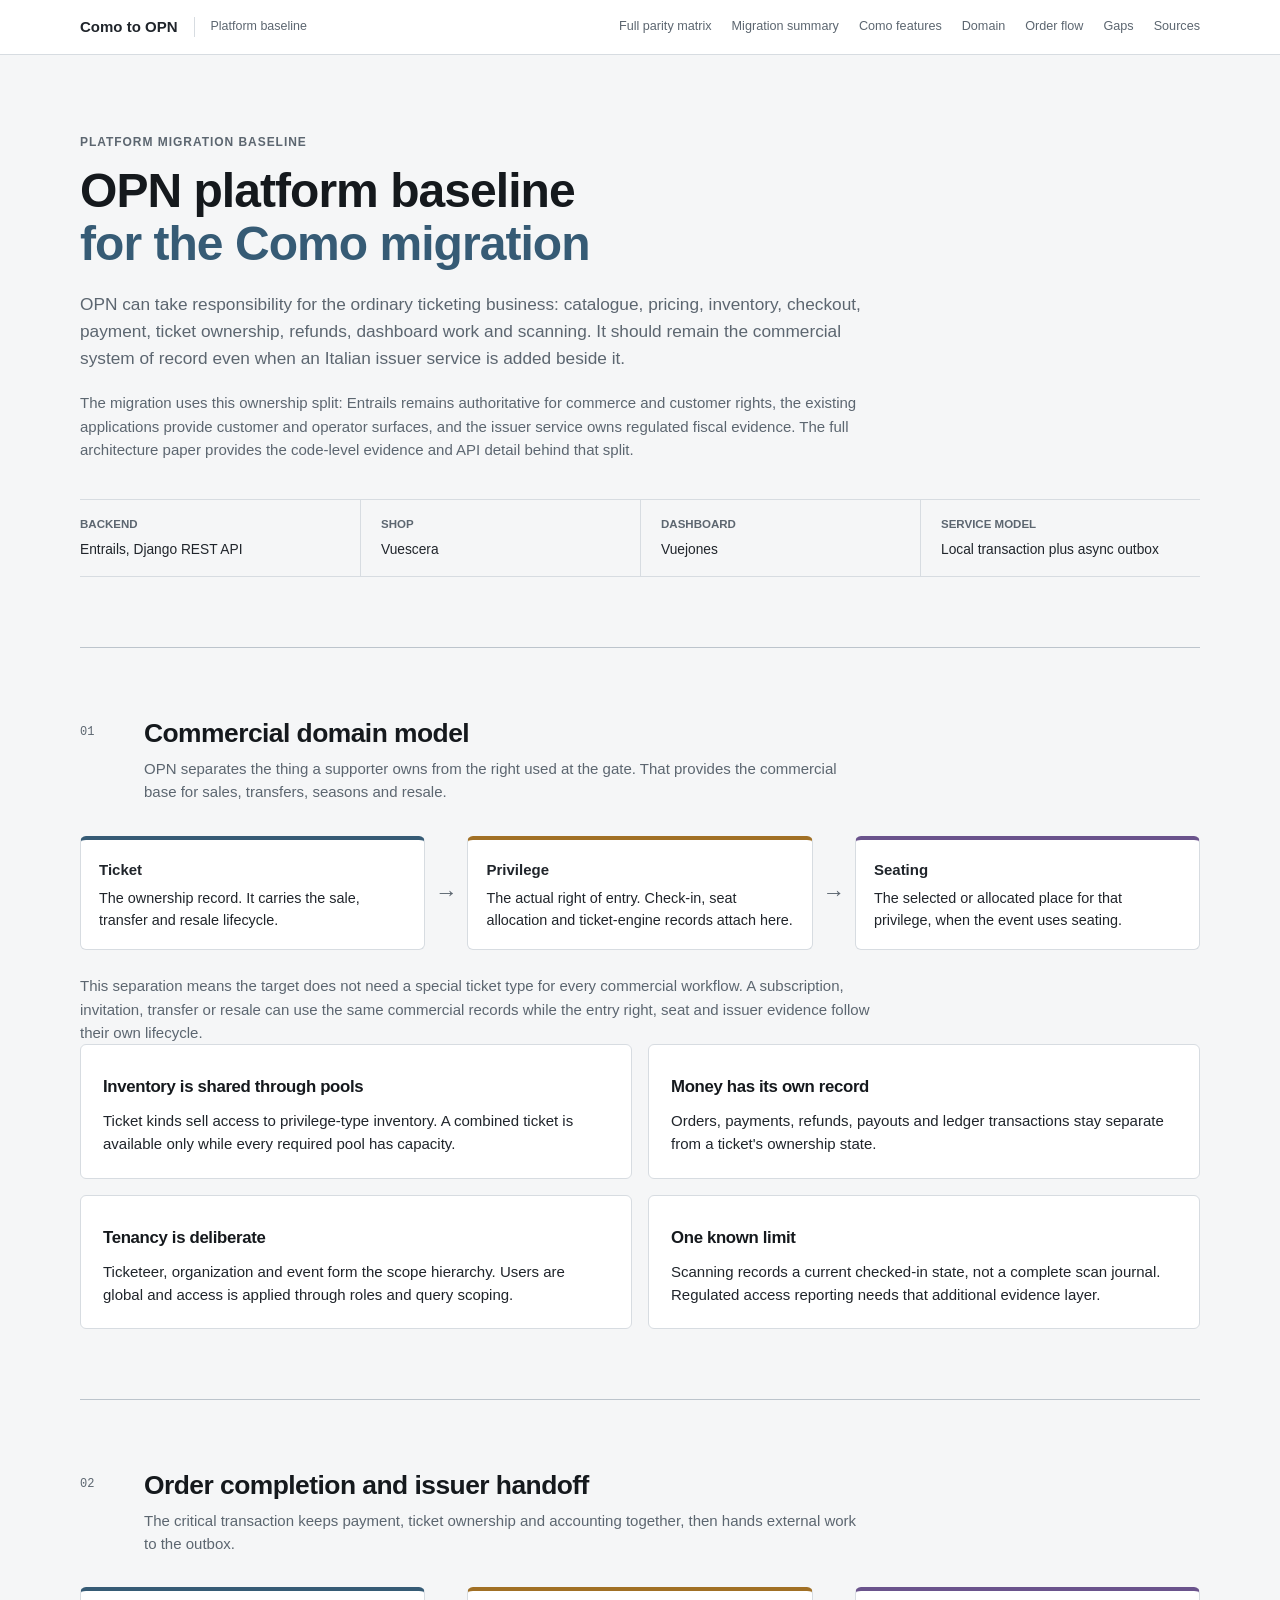
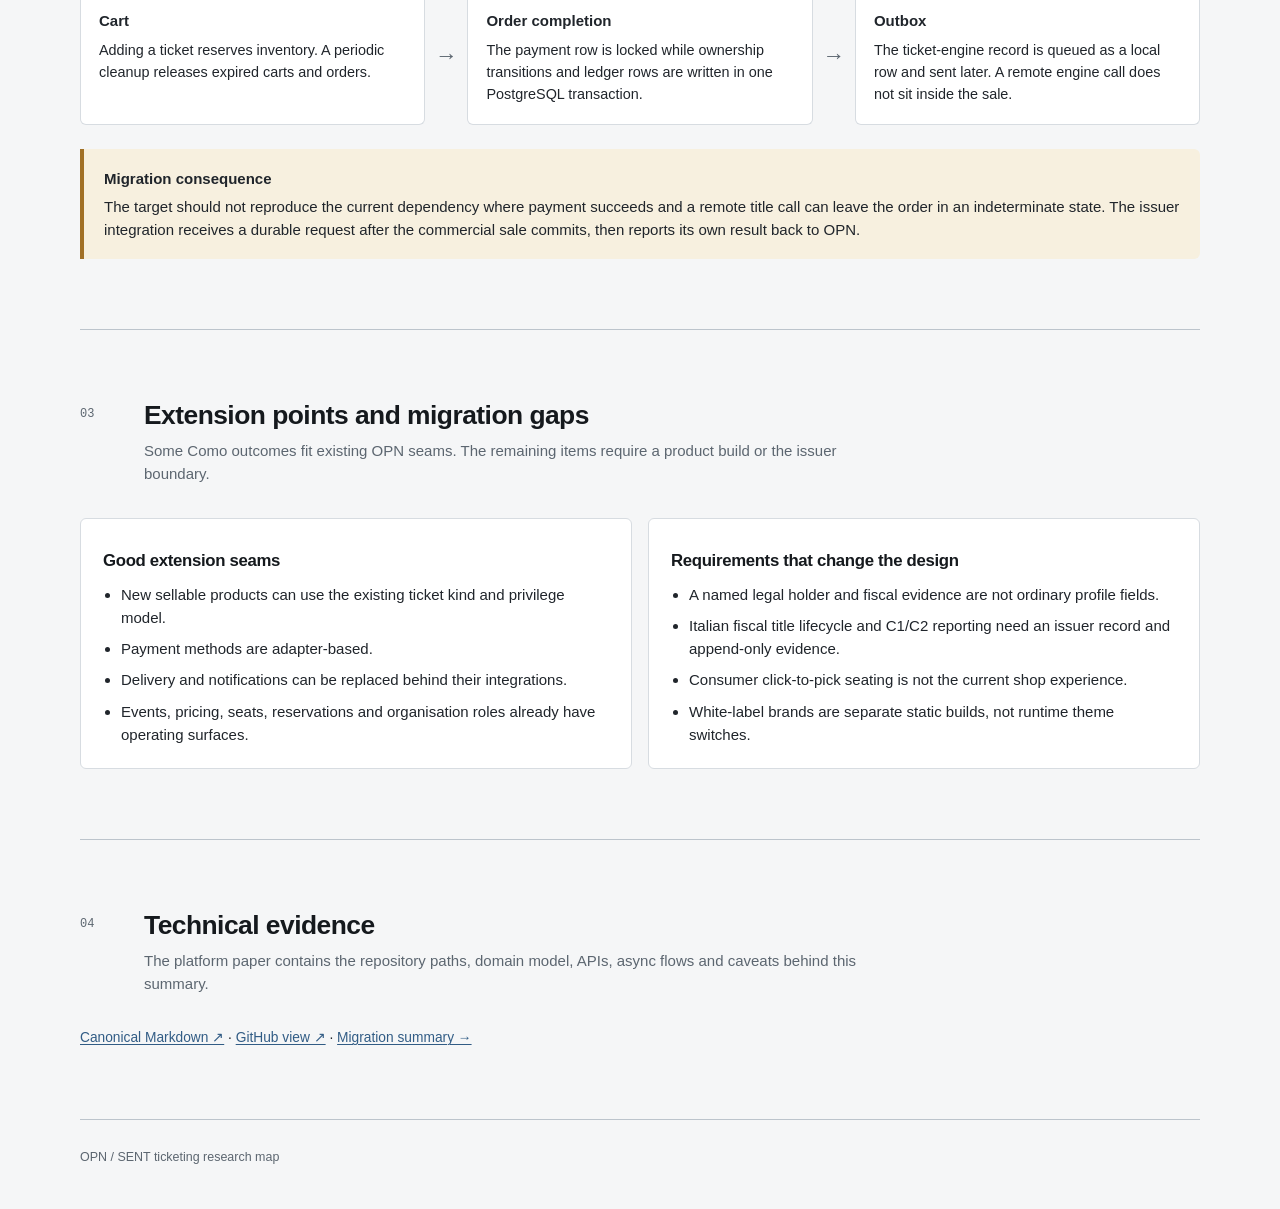
<file: architecture/platform.html>
<!doctype html>
<html lang="en">
  <head>
    <meta charset="utf-8" />
    <meta name="viewport" content="width=device-width, initial-scale=1" />
    <meta name="description" content="The OPN commercial platform baseline, business behaviour and service boundary for the Como migration." />
    <meta name="robots" content="noindex, nofollow" />
    <meta property="og:title" content="OPN platform baseline for the Como migration" />
    <meta property="og:description" content="The OPN commercial core, its sale path, and the point where Italian issuance becomes a separate service." />
    <meta property="og:type" content="website" />
    <meta name="theme-color" content="#f5f6f7" />
    <title>OPN platform baseline for the Como migration</title>
    <link rel="icon" href="data:," />
    <link rel="stylesheet" href="styles.css" />
  </head>
  <body>
    <a class="skip-link" href="#content">Skip to content</a>
    <header class="topbar"><div class="topbar-inner"><a class="document-name" href="index.html">Como to OPN</a><span class="document-state">Platform baseline</span><nav aria-label="Document sections"><a href="../">Full parity matrix</a><a href="index.html">Migration summary</a><a href="como.html">Como features</a><a href="#model">Domain</a><a href="#flow">Order flow</a><a href="#boundary">Gaps</a><a href="#source">Sources</a></nav></div></header>
    <main id="content">
      <section class="intro architecture-intro" id="top">
        <p class="document-type">Platform migration baseline</p>
        <h1>OPN platform baseline<br /><span>for the Como migration</span></h1>
        <p class="intro-text">OPN can take responsibility for the ordinary ticketing business: catalogue, pricing, inventory, checkout, payment, ticket ownership, refunds, dashboard work and scanning. It should remain the commercial system of record even when an Italian issuer service is added beside it.</p>
        <p class="section-copy intro-copy">The migration uses this ownership split: Entrails remains authoritative for commerce and customer rights, the existing applications provide customer and operator surfaces, and the issuer service owns regulated fiscal evidence. The full architecture paper provides the code-level evidence and API detail behind that split.</p>
        <dl class="document-meta"><div><dt>Backend</dt><dd>Entrails, Django REST API</dd></div><div><dt>Shop</dt><dd>Vuescera</dd></div><div><dt>Dashboard</dt><dd>Vuejones</dd></div><div><dt>Service model</dt><dd>Local transaction plus async outbox</dd></div></dl>
      </section>

      <section class="document-section" id="model">
        <header class="section-header"><span class="section-number">01</span><div><h2>Commercial domain model</h2><p>OPN separates the thing a supporter owns from the right used at the gate. That provides the commercial base for sales, transfers, seasons and resale.</p></div></header>
        <div class="boundary" role="img" aria-label="A Ticket represents ownership, a Privilege represents the right of entry, and Seating attaches to the privilege."><article><strong>Ticket</strong><p>The ownership record. It carries the sale, transfer and resale lifecycle.</p></article><i>→</i><article><strong>Privilege</strong><p>The actual right of entry. Check-in, seat allocation and ticket-engine records attach here.</p></article><i>→</i><article><strong>Seating</strong><p>The selected or allocated place for that privilege, when the event uses seating.</p></article></div>
        <p class="section-copy">This separation means the target does not need a special ticket type for every commercial workflow. A subscription, invitation, transfer or resale can use the same commercial records while the entry right, seat and issuer evidence follow their own lifecycle.</p>
        <div class="finding-grid"><article class="finding-card"><h3>Inventory is shared through pools</h3><p>Ticket kinds sell access to privilege-type inventory. A combined ticket is available only while every required pool has capacity.</p></article><article class="finding-card"><h3>Money has its own record</h3><p>Orders, payments, refunds, payouts and ledger transactions stay separate from a ticket's ownership state.</p></article><article class="finding-card"><h3>Tenancy is deliberate</h3><p>Ticketeer, organization and event form the scope hierarchy. Users are global and access is applied through roles and query scoping.</p></article><article class="finding-card"><h3>One known limit</h3><p>Scanning records a current checked-in state, not a complete scan journal. Regulated access reporting needs that additional evidence layer.</p></article></div>
      </section>

      <section class="document-section" id="flow">
        <header class="section-header"><span class="section-number">02</span><div><h2>Order completion and issuer handoff</h2><p>The critical transaction keeps payment, ticket ownership and accounting together, then hands external work to the outbox.</p></div></header>
        <div class="boundary" role="img" aria-label="A customer adds tickets to a cart, inventory is reserved, payment completion creates ownership and accounting changes in one PostgreSQL transaction, and an outbox sends the later ticket-engine record."><article><strong>Cart</strong><p>Adding a ticket reserves inventory. A periodic cleanup releases expired carts and orders.</p></article><i>→</i><article><strong>Order completion</strong><p>The payment row is locked while ownership transitions and ledger rows are written in one PostgreSQL transaction.</p></article><i>→</i><article><strong>Outbox</strong><p>The ticket-engine record is queued as a local row and sent later. A remote engine call does not sit inside the sale.</p></article></div>
        <div class="callout"><strong>Migration consequence</strong><p>The target should not reproduce the current dependency where payment succeeds and a remote title call can leave the order in an indeterminate state. The issuer integration receives a durable request after the commercial sale commits, then reports its own result back to OPN.</p></div>
      </section>

      <section class="document-section" id="boundary">
        <header class="section-header"><span class="section-number">03</span><div><h2>Extension points and migration gaps</h2><p>Some Como outcomes fit existing OPN seams. The remaining items require a product build or the issuer boundary.</p></div></header>
        <div class="finding-grid"><article class="finding-card"><h3>Good extension seams</h3><ul class="fact-list"><li>New sellable products can use the existing ticket kind and privilege model.</li><li>Payment methods are adapter-based.</li><li>Delivery and notifications can be replaced behind their integrations.</li><li>Events, pricing, seats, reservations and organisation roles already have operating surfaces.</li></ul></article><article class="finding-card"><h3>Requirements that change the design</h3><ul class="fact-list"><li>A named legal holder and fiscal evidence are not ordinary profile fields.</li><li>Italian fiscal title lifecycle and C1/C2 reporting need an issuer record and append-only evidence.</li><li>Consumer click-to-pick seating is not the current shop experience.</li><li>White-label brands are separate static builds, not runtime theme switches.</li></ul></article></div>
      </section>

      <section class="document-section" id="source">
        <header class="section-header"><span class="section-number">04</span><div><h2>Technical evidence</h2><p>The platform paper contains the repository paths, domain model, APIs, async flows and caveats behind this summary.</p></div></header>
        <p class="document-link"><a href="https://raw.githubusercontent.com/kasper-keunen/opn-monorepo/main/docs/architecture/opn-platform-architecture.md">Canonical Markdown ↗</a><span aria-hidden="true"> · </span><a href="https://github.com/kasper-keunen/opn-monorepo/blob/main/docs/architecture/opn-platform-architecture.md">GitHub view ↗</a><span aria-hidden="true"> · </span><a href="index.html">Migration summary →</a></p>
      </section>
    </main>
    <footer class="footer"><p>OPN / SENT ticketing research map</p></footer>
  </body>
</html>
</file>
<file: styles.css>
:root {
  --page: min(1120px, calc(100% - 48px));
  --ink: #20252b;
  --muted: #5c6670;
  --line: #d7dce1;
  --line-strong: #bcc4cc;
  --background: #f5f6f7;
  --surface: #ffffff;
  --surface-muted: #f0f2f4;
  --blue: #315c85;
  --blue-muted: #e9f0f6;
  --green-muted: #e7f1eb;
  --amber-muted: #f5eee0;
  --red-muted: #f5e8e7;
  --radius: 6px;
}

* { box-sizing: border-box; }
html { scroll-behavior: smooth; }
body {
  margin: 0;
  color: var(--ink);
  background: var(--background);
  font-family: -apple-system, BlinkMacSystemFont, "Segoe UI", Arial, sans-serif;
  font-size: 15px;
  line-height: 1.55;
}
a { color: var(--blue); text-underline-offset: 2px; }
p, h1, h2, h3, figure, dl { margin: 0; }
h1, h2, h3 { color: #15191d; font-weight: 650; letter-spacing: -.02em; }
h1 { font-size: clamp(2.1rem, 5vw, 3rem); line-height: 1.12; }
h2 { font-size: 1.65rem; line-height: 1.2; }
h3 { margin-top: 42px; font-size: 1.05rem; }
code { font-family: "SFMono-Regular", Consolas, monospace; font-size: .9em; }

.skip-link {
  position: fixed;
  top: -60px;
  left: 16px;
  z-index: 100;
  padding: 8px 12px;
  color: white;
  background: #111;
}
.skip-link:focus { top: 12px; }
:focus-visible { outline: 2px solid var(--blue); outline-offset: 3px; }

.topbar {
  position: sticky;
  top: 0;
  z-index: 20;
  border-bottom: 1px solid var(--line);
  background: rgba(255, 255, 255, .96);
}
.topbar-inner {
  display: flex;
  align-items: center;
  gap: 16px;
  width: var(--page);
  min-height: 54px;
  margin: auto;
}
.document-name { color: var(--ink); font-weight: 650; text-decoration: none; }
.document-state {
  padding-left: 16px;
  border-left: 1px solid var(--line);
  color: var(--muted);
  font-size: .78rem;
}
nav { display: flex; gap: 20px; margin-left: auto; overflow-x: auto; }
nav a { color: var(--muted); font-size: .79rem; text-decoration: none; white-space: nowrap; }
nav a:hover { color: var(--ink); }

main, footer { width: var(--page); margin-inline: auto; }
.intro { padding: 78px 0 70px; }
.document-type {
  margin-bottom: 12px;
  color: var(--muted);
  font-size: .75rem;
  font-weight: 650;
  letter-spacing: .08em;
  text-transform: uppercase;
}
.intro-text { max-width: 760px; margin-top: 20px; color: var(--muted); font-size: 1.08rem; }
.working-assumption {
  display: grid;
  grid-template-columns: 160px 1fr;
  gap: 28px;
  max-width: 920px;
  margin-top: 34px;
  padding: 20px 22px;
  border: 1px solid #cbd5df;
  border-left: 4px solid var(--blue);
  border-radius: var(--radius);
  background: var(--blue-muted);
}
.working-assumption strong { font-size: .86rem; }
.working-assumption p { color: #3e4d5b; }
.document-meta {
  display: grid;
  grid-template-columns: repeat(4, 1fr);
  gap: 0;
  margin-top: 38px;
  border-top: 1px solid var(--line);
  border-bottom: 1px solid var(--line);
}
.document-meta div { padding: 16px 20px 16px 0; }
.document-meta div + div { padding-left: 20px; border-left: 1px solid var(--line); }
.document-meta dt { color: var(--muted); font-size: .72rem; font-weight: 650; text-transform: uppercase; }
.document-meta dd { margin: 5px 0 0; font-size: .86rem; }
.document-link { margin-top: 18px; font-size: .86rem; }

.document-section {
  padding: 70px 0;
  border-top: 1px solid var(--line-strong);
  scroll-margin-top: 64px;
}
.section-header {
  display: grid;
  grid-template-columns: 46px minmax(0, 1fr);
  gap: 18px;
  margin-bottom: 32px;
}
.section-number { padding-top: 5px; color: var(--muted); font-family: "SFMono-Regular", Consolas, monospace; font-size: .75rem; }
.section-header p { max-width: 720px; margin-top: 7px; color: var(--muted); }
.section-copy { max-width: 820px; margin-top: 10px; color: var(--muted); }

.table-panel {
  margin-top: 18px;
  overflow-x: auto;
  border: 1px solid var(--line);
  border-radius: var(--radius);
  background: var(--surface);
}
table { width: 100%; min-width: 760px; border-collapse: collapse; }
th, td { padding: 14px 16px; border-bottom: 1px solid var(--line); text-align: left; vertical-align: top; }
tr:last-child td { border-bottom: 0; }
th { background: var(--surface-muted); color: #4b555f; font-size: .7rem; font-weight: 700; letter-spacing: .05em; text-transform: uppercase; }
td:first-child { font-weight: 600; }

.diagram-grid { display: grid; grid-template-columns: 1fr 1fr; gap: 18px; }
.architecture-panel, .model-panel {
  border: 1px solid var(--line);
  border-radius: var(--radius);
  background: var(--surface);
}
.architecture-panel figcaption, .model-panel figcaption {
  display: flex;
  justify-content: space-between;
  gap: 20px;
  padding: 14px 16px;
  border-bottom: 1px solid var(--line);
  background: var(--surface-muted);
}
.architecture-panel figcaption span { color: var(--muted); font-size: .72rem; text-transform: uppercase; }
.architecture-panel > p { padding: 16px; border-top: 1px solid var(--line); color: var(--muted); font-size: .85rem; }
.architecture-diagram { display: grid; justify-items: center; min-height: 410px; padding: 28px 20px; }
.diagram-node {
  display: grid;
  place-items: center;
  width: 180px;
  min-height: 58px;
  padding: 9px;
  border: 1px solid var(--line-strong);
  border-radius: 4px;
  background: #fafbfc;
  font-size: .85rem;
  font-weight: 600;
  text-align: center;
}
.diagram-node small { display: block; margin-top: 2px; color: var(--muted); font-weight: 400; }
.diagram-node.primary { border-color: #8ca5bb; background: var(--blue-muted); }
.diagram-node.candidate { border-style: dashed; border-color: #9d8456; background: var(--amber-muted); }
.diagram-node.external { background: var(--surface-muted); }
.diagram-arrow { padding: 9px 0; color: #6f7a84; }
.diagram-row { display: flex; align-items: center; justify-content: center; width: 100%; gap: 10px; }
.diagram-row.three { align-items: stretch; }
.diagram-row.three .diagram-node { width: calc(33.333% - 7px); min-width: 0; }

.season-flow {
  display: grid;
  grid-template-columns: 1fr auto 1fr auto 1fr auto 1fr auto 1fr;
  align-items: stretch;
  gap: 8px;
  margin-top: 20px;
  padding: 20px;
  border: 1px solid var(--line);
  border-radius: var(--radius);
  background: var(--surface);
}
.season-flow > div { padding: 13px 10px; border: 1px solid var(--line-strong); border-radius: 4px; background: #fafbfc; text-align: center; }
.season-flow small { display: block; margin-bottom: 5px; color: var(--muted); font-size: .65rem; text-transform: uppercase; }
.season-flow strong { font-size: .82rem; }
.season-flow i { display: grid; place-items: center; color: var(--muted); font-style: normal; }
.season-flow p { grid-column: 1 / -1; margin-top: 8px; padding-top: 14px; border-top: 1px solid var(--line); color: var(--muted); font-size: .83rem; text-align: center; }

.evidence-boundaries, .ownership-grid { display: grid; grid-template-columns: repeat(3, 1fr); gap: 12px; margin: 0 0 28px; }
.evidence-boundaries > div, .ownership-grid > div { padding: 17px; border: 1px solid var(--line); border-radius: var(--radius); background: var(--surface); }
.evidence-boundaries strong, .ownership-grid strong { display: block; font-size: .86rem; }
.evidence-boundaries p { margin-top: 6px; color: var(--muted); font-size: .8rem; }
.ownership-grid { grid-template-columns: repeat(4, 1fr); margin-top: 24px; }
.ownership-grid small { display: block; margin-bottom: 10px; color: var(--muted); font-size: .65rem; text-transform: uppercase; }
.ownership-grid span { display: block; margin-top: 3px; color: var(--muted); font-size: .76rem; font-weight: 400; }

.model-panel { margin-bottom: 42px; }
.model-flow { padding: 30px; }
.model-core, .model-links { display: flex; align-items: center; justify-content: center; gap: 10px; }
.model-node {
  min-width: 160px;
  padding: 12px;
  border: 1px solid var(--line-strong);
  border-radius: 4px;
  background: #fafbfc;
  font-family: "SFMono-Regular", Consolas, monospace;
  font-size: .84rem;
  text-align: center;
}
.model-node small { display: block; margin-bottom: 3px; color: var(--muted); font-family: inherit; font-size: .66rem; text-transform: uppercase; }
.model-node.focus { border-color: #8ca5bb; background: var(--blue-muted); }
.model-links { flex-wrap: wrap; margin-top: 24px; padding-top: 24px; border-top: 1px solid var(--line); }
.model-links > span { width: 100%; color: var(--muted); font-size: .72rem; text-align: center; text-transform: uppercase; }
.model-node.proposed { border-style: dashed; background: var(--surface-muted); }

.status {
  display: inline-block;
  padding: 2px 7px;
  border: 1px solid var(--line);
  border-radius: 3px;
  font-size: .68rem;
  font-weight: 650;
}
.status.close { background: var(--green-muted); }
.status.compound, .status.partial { background: var(--amber-muted); }
.status.missing { background: var(--red-muted); }
.status.open { background: var(--surface-muted); }

.plain-list { margin: 16px 0 0; padding-left: 20px; }
.plain-list li { padding: 5px 0 5px 4px; }
.plain-list.columns { columns: 2; column-gap: 50px; }
.plain-list.columns li { break-inside: avoid; }
.open-notes, .evidence-note {
  margin-top: 24px;
  padding: 20px 22px;
  border: 1px solid var(--line);
  border-radius: var(--radius);
  background: var(--surface);
}
.open-notes h3 { margin: 0; }

.phase-flow { display: grid; grid-template-columns: 1fr auto 1fr auto 1fr auto 1fr auto 1fr; align-items: stretch; gap: 9px; }
.phase-flow > div { padding: 16px; border: 1px solid var(--line); border-radius: var(--radius); background: var(--surface); }
.phase-flow > div > span { color: var(--muted); font-family: "SFMono-Regular", Consolas, monospace; font-size: .7rem; }
.phase-flow strong { display: block; margin-top: 14px; font-size: .9rem; }
.phase-flow p { margin-top: 5px; color: var(--muted); font-size: .79rem; }
.phase-flow i { display: grid; place-items: center; color: var(--muted); font-style: normal; }

.decision-list, .source-list { margin: 0; padding: 0; list-style: none; border-top: 1px solid var(--line); }
.decision-list li { display: grid; grid-template-columns: 50px 1fr; gap: 16px; padding: 16px 0; border-bottom: 1px solid var(--line); }
.decision-list span, .source-list > li > span { color: var(--muted); font-family: "SFMono-Regular", Consolas, monospace; font-size: .72rem; }
.source-list li { display: grid; grid-template-columns: 46px 1fr; gap: 16px; padding: 11px 0; border-bottom: 1px solid var(--line); scroll-margin-top: 70px; }
.evidence-note { color: var(--muted); }
.evidence-note p + p { margin-top: 8px; }

.compact-diagram { min-height: 500px; }
.scale-grid { margin-bottom: 24px; }

.system-map, .deployment-map {
  overflow: hidden;
  border: 1px solid var(--line);
  border-radius: var(--radius);
  background: var(--surface);
}
.system-map figcaption, .deployment-map figcaption {
  display: flex;
  justify-content: space-between;
  gap: 20px;
  padding: 14px 16px;
  border-bottom: 1px solid var(--line);
  background: var(--surface-muted);
}
.system-map figcaption span, .deployment-map figcaption span { color: var(--muted); font-size: .72rem; text-transform: uppercase; }
.system-map > p { padding: 16px 20px; border-top: 1px solid var(--line); color: var(--muted); font-size: .85rem; }
.traffic-path {
  display: grid;
  grid-template-columns: 145px 60px minmax(170px, 1fr) 90px minmax(170px, 1fr) 54px minmax(190px, 1.1fr);
  align-items: center;
  gap: 8px;
  padding: 34px 24px 24px;
}
.traffic-source { display: grid; justify-items: center; gap: 4px; color: var(--muted); font-size: .75rem; text-align: center; }
.traffic-source strong { color: var(--ink); font-size: .87rem; }
.crowd-dots { display: grid; grid-template-columns: repeat(3, 9px); gap: 7px; margin-bottom: 8px; }
.crowd-dots i { width: 9px; height: 9px; border-radius: 50%; background: #7890a6; }
.crowd-dots i:nth-child(2n) { background: #a4b1bd; }
.crowd-dots i:nth-child(3n) { background: #536b81; }
.service-step {
  display: grid;
  grid-template-columns: 42px 1fr;
  align-items: center;
  gap: 13px;
  min-height: 112px;
  padding: 15px;
  border: 1px solid var(--line-strong);
  border-radius: 8px;
  background: #fafbfc;
  box-shadow: 0 8px 18px rgba(30, 41, 51, .06);
}
.service-step.queue { border-color: #b89960; background: var(--amber-muted); }
.service-step.shop { border-color: #7da58d; background: var(--green-muted); }
.service-step.core { border-color: #7998b3; background: var(--blue-muted); }
.service-step small, .service-step strong, .service-step span { display: block; }
.service-step small { color: var(--muted); font-size: .64rem; text-transform: uppercase; }
.service-step strong { margin-top: 3px; font-size: .92rem; }
.service-step span { margin-top: 3px; color: var(--muted); font-size: .73rem; }
.service-icon {
  display: grid;
  place-items: center;
  width: 42px;
  height: 42px;
  border: 1px solid currentColor;
  border-radius: 50%;
  color: #526b80;
  background: rgba(255, 255, 255, .75);
  font-family: "SFMono-Regular", Consolas, monospace;
  font-size: .7rem;
}
.repo-chip, .path-chip, .table-repo {
  font-family: "SFMono-Regular", Consolas, monospace;
  font-size: .64rem;
  font-weight: 500;
}
.repo-chip {
  display: inline-block !important;
  width: fit-content;
  margin-top: 9px !important;
  padding: 2px 6px;
  border: 1px solid rgba(49, 92, 133, .25);
  border-radius: 3px;
  color: var(--blue) !important;
  background: rgba(255, 255, 255, .62);
  text-decoration: none;
}
.repo-chip:hover { border-color: var(--blue); background: white; }
.table-repo { display: block; margin-top: 3px; color: var(--muted); }
.flow-connector { position: relative; display: flex; align-items: center; justify-content: center; min-height: 42px; }
.flow-connector::before { content: ""; position: absolute; left: 2px; right: 2px; height: 1px; background: #8c99a5; }
.flow-connector::after { content: ""; position: absolute; right: 1px; width: 7px; height: 7px; border-top: 1px solid #657582; border-right: 1px solid #657582; transform: rotate(45deg); }
.flow-connector i { position: relative; z-index: 1; width: 7px; height: 7px; margin: 0 3px; border: 2px solid white; border-radius: 50%; background: #526f88; }
.flow-connector span { position: absolute; top: -8px; color: var(--muted); font-size: .58rem; text-transform: uppercase; white-space: nowrap; }
.flow-connector.metered i { background: #99753a; }
.core-connections { display: grid; grid-template-columns: repeat(4, 1fr); gap: 8px; padding: 0 24px 26px; }
.core-connections span { padding: 8px 10px; border: 1px dashed var(--line-strong); border-radius: 4px; color: var(--muted); background: #fafbfc; font-size: .72rem; text-align: center; }
.operations-lanes { display: grid; gap: 10px; margin-top: 16px; }
.operations-lane {
  display: flex;
  align-items: stretch;
  gap: 10px;
  padding: 14px;
  border: 1px solid var(--line);
  border-radius: var(--radius);
  background: var(--surface);
}
.operations-lane > div { flex: 1; padding: 10px 12px; border: 1px solid var(--line); border-radius: 4px; background: #fafbfc; }
.operations-lane > .lane-target { border-color: #8ca5bb; background: var(--blue-muted); }
.operations-lane > div strong, .operations-lane > div span { display: block; }
.operations-lane > div strong { font-size: .83rem; }
.operations-lane > div span { margin-top: 3px; color: var(--muted); font-size: .72rem; }
.operations-lane > i { display: grid; place-items: center; color: var(--muted); font-style: normal; }
.actor { display: grid; place-items: center; min-width: 92px; color: var(--muted); font-size: .75rem; }
.access-lane { border-left-color: #b89960; }

.issuance-flow {
  display: grid;
  grid-template-columns: repeat(3, 1fr);
  gap: 28px 32px;
  margin: 0;
  padding: 0;
  list-style: none;
}
.issuance-flow li {
  position: relative;
  display: grid;
  grid-template-columns: 38px 1fr;
  gap: 12px;
  min-height: 188px;
  padding: 18px;
  border: 1px solid var(--line);
  border-radius: var(--radius);
  background: var(--surface);
}
.issuance-flow li:nth-child(4) { grid-column: 3; grid-row: 2; }
.issuance-flow li:nth-child(5) { grid-column: 2; grid-row: 2; }
.issuance-flow li:nth-child(6) { grid-column: 1; grid-row: 2; }
.issuance-flow li::after { content: "→"; position: absolute; top: 50%; right: -23px; color: #77848f; transform: translateY(-50%); }
.issuance-flow li:nth-child(3)::after { content: "↓"; top: auto; right: 50%; bottom: -26px; transform: translateX(50%); }
.issuance-flow li:nth-child(4)::after, .issuance-flow li:nth-child(5)::after { content: "←"; right: auto; left: -23px; }
.issuance-flow li:last-child::after { display: none; }
.pipeline-marker { display: grid; place-items: center; width: 34px; height: 34px; border-radius: 50%; color: white; background: #526f88; font-family: "SFMono-Regular", Consolas, monospace; font-size: .64rem; }
.issuance-flow small, .issuance-flow strong { display: block; }
.issuance-flow small { color: var(--muted); font-size: .65rem; text-transform: uppercase; }
.issuance-flow strong { margin-top: 3px; font-size: .88rem; }
.issuance-flow p { margin: 8px 0 12px; color: var(--muted); font-size: .77rem; }
.path-chip { display: inline-block; margin: 2px 3px 0 0; padding: 2px 5px; border: 1px solid var(--line); border-radius: 3px; color: #46525e; background: var(--surface-muted); }
.technical-note { margin-top: 24px; padding: 14px 16px; border: 1px solid #cbd5df; border-radius: var(--radius); color: #3e4d5b; background: var(--blue-muted); font-size: .83rem; }

.deployment-map { padding-bottom: 4px; }
.deployment-lane { display: flex; align-items: stretch; gap: 10px; padding: 18px; border-bottom: 1px solid var(--line); }
.deployment-lane:last-child { border-bottom: 0; }
.deployment-lane > b { display: flex; align-items: center; width: 145px; flex: 0 0 145px; font-size: .78rem; }
.deployment-lane > div { flex: 1; min-width: 0; padding: 12px; border: 1px solid var(--line); border-radius: 4px; background: #fafbfc; }
.deployment-lane > i { display: grid; place-items: center; color: var(--muted); font-style: normal; }
.deployment-lane small, .deployment-lane strong, .deployment-lane span { display: block; }
.deployment-lane small { color: var(--muted); font-size: .62rem; text-transform: uppercase; }
.deployment-lane strong { margin-top: 2px; font-size: .8rem; }
.deployment-lane span { margin-top: 3px; color: var(--muted); font-size: .7rem; }
.deployment-lane .deploy-target { border-color: #8ca5bb; background: var(--blue-muted); }
.deployment-lane .state-node { border-style: dashed; border-color: #9d8456; background: var(--amber-muted); }
.frontend-lane > b { color: #3f8064; }
.backend-lane > b { color: #315c85; }
.queue-lane > b { color: #8b682f; }

.brand-system {
  display: grid;
  justify-items: center;
  gap: 10px;
  padding: 26px;
  border: 1px solid var(--line);
  border-radius: var(--radius);
  background: var(--surface);
}
.brand-system > i { color: var(--muted); font-size: .72rem; font-style: normal; }
.brand-layer {
  width: min(560px, 100%);
  padding: 15px 18px;
  border: 1px solid var(--line-strong);
  border-radius: 4px;
  background: #fafbfc;
  text-align: center;
}
.brand-layer.primary { border-color: #8ca5bb; background: var(--blue-muted); }
.brand-layer small, .brand-layer span, .brand-card span { display: block; }
.brand-layer small { margin-bottom: 5px; color: var(--muted); font-size: .65rem; text-transform: uppercase; }
.brand-layer span, .brand-card span { margin-top: 4px; color: var(--muted); font-size: .76rem; }
.brand-code-row, .brand-grid { display: grid; width: 100%; gap: 12px; }
.brand-code-row { grid-template-columns: 1fr 1fr; }
.brand-code-row .brand-layer { width: auto; }
.brand-grid { grid-template-columns: repeat(4, 1fr); }
.brand-card {
  padding: 16px;
  border: 1px solid var(--line);
  border-top-width: 5px;
  border-radius: 4px;
  background: #fafbfc;
  text-align: center;
}
.brand-card.brand-one { border-top-color: #315c85; }
.brand-card.brand-two { border-top-color: #3f8064; }
.brand-card.brand-three { border-top-color: #a16c32; }
.brand-card.brand-four { border-top-color: #745f8b; }

footer {
  display: flex;
  justify-content: space-between;
  gap: 24px;
  padding: 28px 0 42px;
  border-top: 1px solid var(--line-strong);
  color: var(--muted);
  font-size: .78rem;
}

@media (max-width: 900px) {
  .topbar-inner { flex-wrap: wrap; padding: 10px 0; }
  nav { order: 3; width: 100%; margin: 0; }
  .document-meta { grid-template-columns: 1fr 1fr; }
  .document-meta div:nth-child(3) { border-left: 0; }
  .document-meta div:nth-child(n+3) { border-top: 1px solid var(--line); }
  .diagram-grid { grid-template-columns: 1fr; }
  .ownership-grid { grid-template-columns: repeat(2, 1fr); }
  .season-flow { grid-template-columns: 1fr; }
  .season-flow i { transform: rotate(90deg); }
  .model-core { flex-wrap: wrap; }
  .evidence-boundaries { grid-template-columns: 1fr; }
  .phase-flow { grid-template-columns: 1fr; }
  .phase-flow i { transform: rotate(90deg); }
  .brand-grid { grid-template-columns: repeat(2, 1fr); }
  .traffic-path { grid-template-columns: 1fr; padding: 24px 18px; }
  .traffic-path .api-call, .traffic-path .core { grid-column: auto; grid-row: auto; }
  .flow-connector { min-height: 52px; }
  .flow-connector::before { top: 2px; bottom: 2px; left: 50%; width: 1px; height: auto; }
  .flow-connector::after { right: auto; bottom: 2px; left: calc(50% - 3px); transform: rotate(135deg); }
  .flow-connector span { top: 17px; left: calc(50% + 13px); }
  .core-connections { grid-template-columns: repeat(2, 1fr); }
  .deployment-lane { flex-wrap: wrap; }
  .deployment-lane > b { width: 100%; flex-basis: 100%; }
}

@media (max-width: 620px) {
  :root { --page: min(100% - 28px, 1120px); }
  .document-state { display: none; }
  .intro { padding: 54px 0; }
  .working-assumption { grid-template-columns: 1fr; gap: 8px; }
  .document-meta { grid-template-columns: 1fr; }
  .document-meta div, .document-meta div + div { padding: 13px 0; border-left: 0; border-top: 1px solid var(--line); }
  .document-meta div:first-child { border-top: 0; }
  .document-section { padding: 54px 0; }
  .section-header { grid-template-columns: 34px 1fr; gap: 10px; }
  .architecture-panel { min-width: 0; overflow: hidden; }
  .architecture-diagram { min-height: 370px; padding-inline: 12px; }
  .compact-diagram { min-height: 0; }
  .compact-diagram .diagram-row { flex-direction: column; }
  .diagram-node { width: 145px; }
  .diagram-row.three { gap: 5px; }
  .diagram-row.three .diagram-node { width: 100%; padding: 7px; font-size: .75rem; }
  .model-flow { padding: 18px; }
  .model-core { flex-direction: column; }
  .model-core > span { transform: rotate(90deg); }
  .model-node { width: 100%; min-width: 0; }
  .ownership-grid { grid-template-columns: 1fr; }
  .brand-code-row, .brand-grid { grid-template-columns: 1fr; }
  .traffic-path { padding-inline: 16px; }
  .core-connections { grid-template-columns: 1fr; padding-inline: 16px; }
  .operations-lane { flex-direction: column; }
  .operations-lane > i { transform: rotate(90deg); }
  .actor { min-height: 34px; }
  .issuance-flow { grid-template-columns: 1fr; gap: 24px; }
  .issuance-flow li:nth-child(n) { grid-column: 1; grid-row: auto; }
  .issuance-flow li:nth-child(n)::after { content: "↓"; top: auto; right: 50%; bottom: -25px; left: auto; transform: translateX(50%); }
  .issuance-flow li:last-child::after { display: none; }
  .deployment-lane { flex-direction: column; }
  .deployment-lane > div { width: 100%; }
  .deployment-lane > i { transform: rotate(90deg); }
  .plain-list.columns { columns: 1; }
  footer { flex-direction: column; }
}

@media print {
  :root { --page: 100%; }
  body { background: white; font-size: 10pt; }
  .topbar, .document-link { display: none; }
  .intro { padding-top: 20px; }
  .document-section { padding: 35px 0; }
  .architecture-panel, .model-panel, .table-panel, .working-assumption { break-inside: avoid; }
  .phase-flow { grid-template-columns: repeat(5, 1fr); }
  .phase-flow i { display: none; }
}
</file>
<file: architecture/styles.css>
@import url("../italy-service/styles.css");

:root {
  --architecture: #365b75;
  --architecture-muted: #e8f0f5;
  --architecture-deep: #1f4059;
  --good: #3f8064;
  --good-muted: #e7f1eb;
  --partial: #a17025;
  --partial-muted: #f7f0df;
  --gap: #a35046;
  --gap-muted: #f7e9e6;
}

.architecture-intro h1 span { color: var(--architecture); }
.architecture-intro .intro-text { max-width: 820px; }
.intro-copy { max-width: 790px; margin-top: 20px; }

.summary-banner {
  display: grid;
  grid-template-columns: minmax(0, 1fr) auto;
  align-items: center;
  gap: 24px;
  margin-top: 34px;
  padding: 20px 22px;
  border: 1px solid #a9c0ce;
  border-left: 5px solid var(--architecture);
  border-radius: var(--radius);
  background: var(--architecture-muted);
}
.summary-banner p { margin: 0; max-width: 720px; }
.summary-banner a { white-space: nowrap; }

.page-grid,
.finding-grid,
.source-grid,
.domain-grid { display: grid; gap: 16px; }
.page-grid { grid-template-columns: repeat(3, minmax(0, 1fr)); }
.finding-grid { grid-template-columns: repeat(2, minmax(0, 1fr)); }
.source-grid { grid-template-columns: repeat(2, minmax(0, 1fr)); }
.domain-grid { grid-template-columns: repeat(2, minmax(0, 1fr)); }

.page-card,
.finding-card,
.source-card,
.domain-card {
  padding: 22px;
  border: 1px solid var(--line);
  border-radius: var(--radius);
  background: #fff;
}
.page-card { border-top: 4px solid var(--architecture); }
.page-card h3,
.finding-card h3,
.source-card h3,
.domain-card h3 { margin: 7px 0 9px; }
.page-card p,
.finding-card p,
.source-card p,
.domain-card p { margin: 0; }
.page-card small,
.source-card small,
.domain-card small {
  color: var(--muted);
  font-size: .7rem;
  font-weight: 700;
  letter-spacing: .08em;
  text-transform: uppercase;
}
.page-card a { display: inline-block; margin-top: 18px; }

.legend-table td:first-child { font-weight: 700; white-space: nowrap; }
.legend-table .has { color: var(--good); }
.legend-table .partial { color: var(--partial); }
.legend-table .missing { color: var(--gap); }

.fact-list { margin: 0; padding-left: 18px; }
.fact-list li + li { margin-top: 8px; }

.boundary {
  display: grid;
  grid-template-columns: 1fr auto 1fr auto 1fr;
  align-items: stretch;
  gap: 10px;
  margin: 24px 0;
}
.boundary article {
  padding: 18px;
  border: 1px solid var(--line);
  border-radius: var(--radius);
  background: #fff;
}
.boundary article:nth-child(1) { border-top: 4px solid #365b75; }
.boundary article:nth-child(3) { border-top: 4px solid #a17025; }
.boundary article:nth-child(5) { border-top: 4px solid #6a538c; }
.boundary strong { display: block; margin-bottom: 6px; }
.boundary p { margin: 0; font-size: .9rem; }
.boundary i { align-self: center; color: var(--muted); font-style: normal; font-size: 1.4rem; }

.callout {
  margin-top: 24px;
  padding: 18px 20px;
  border-left: 4px solid var(--partial);
  border-radius: 0 var(--radius) var(--radius) 0;
  background: var(--partial-muted);
}
.callout p { margin: 5px 0 0; }

.source-card a { display: inline-block; margin-top: 14px; }
.source-card .source-actions { display: flex; flex-wrap: wrap; gap: 14px; margin: 14px 0 0; }
.source-card .source-actions a { margin-top: 0; }
.source-list { display: grid; grid-template-columns: repeat(2, minmax(0, 1fr)); gap: 0 28px; margin: 16px 0 0; padding: 0; }
.source-list li { display: block; padding: 12px 0; }

.system-overview,
.transition-map {
  display: grid;
  align-items: stretch;
  gap: 10px;
  margin: 24px 0;
}
.system-overview { grid-template-columns: 1fr auto 1fr auto 1fr; }
.overview-node,
.transition-node {
  display: grid;
  gap: 5px;
  min-height: 116px;
  padding: 18px;
  border: 1px solid var(--line);
  border-radius: var(--radius);
  background: #fff;
}
.overview-node small,
.transition-node small { color: var(--muted); font-size: .68rem; font-weight: 700; letter-spacing: .08em; text-transform: uppercase; }
.overview-node strong,
.transition-node strong { font-size: 1rem; }
.overview-node span,
.transition-node span { color: var(--muted); font-size: .86rem; }
.overview-node.current { border-top: 4px solid #758491; }
.overview-node.core { border-top: 4px solid var(--architecture); }
.overview-node.issuer { border-top: 4px solid #6a538c; }
.system-overview > i,
.transition-map > i { align-self: center; color: var(--muted); font-size: 1.45rem; font-style: normal; }

.confidence-table td:first-child { width: 23%; font-weight: 700; }
.confidence-table td:last-child { width: 31%; }
.feature-table table { min-width: 1040px; }
.feature-table td:first-child { width: 15%; }
.source-table td:first-child { width: 24%; }
.source-table td:last-child { width: 18%; white-space: nowrap; }
.feature-summary-table td:first-child { width: 22%; }
.feature-summary-table td:last-child { width: 34%; }

.repository-list {
  display: grid;
  grid-template-columns: repeat(2, minmax(0, 1fr));
  gap: 0 28px;
  margin: 18px 0 0;
  padding: 0;
  border-top: 1px solid var(--line);
  list-style: none;
}
.repository-list li { padding: 12px 0; border-bottom: 1px solid var(--line); }
.repository-list a { font-weight: 600; }
.repository-list span { display: block; margin-top: 2px; color: var(--muted); font-size: .8rem; }

.transition-map { grid-template-columns: 1fr auto 1fr auto 1fr; }
.transition-node.reuse { border-top: 4px solid var(--good); }
.transition-node.adapt { border-top: 4px solid var(--partial); }
.transition-node.decide { border-top: 4px solid var(--gap); }

@media (max-width: 820px) {
  .page-grid, .finding-grid, .source-grid, .domain-grid { grid-template-columns: 1fr; }
  .boundary { grid-template-columns: 1fr; }
  .boundary i { justify-self: center; transform: rotate(90deg); }
  .summary-banner { grid-template-columns: 1fr; }
  .system-overview, .transition-map { grid-template-columns: 1fr; }
  .system-overview > i, .transition-map > i { justify-self: center; transform: rotate(90deg); }
}

@media (max-width: 540px) {
  .source-list { grid-template-columns: 1fr; }
  .repository-list { grid-template-columns: 1fr; }
}
</file>
<file: engine-open/styles.css>
@import url("../italy-service/styles.css");

:root {
  --engine: #6a538c;
  --engine-muted: #eee9f4;
  --engine-deep: #433455;
  --danger: #a35046;
  --danger-muted: #f7e9e6;
  --warn: #a17025;
  --warn-muted: #f7f0df;
  --success: #3f8064;
  --success-muted: #e7f1eb;
}

.engine-intro h1 { max-width: 900px; }
.engine-intro h1 span { color: var(--engine); }
.engine-intro .intro-text { max-width: 880px; }

.decision-banner {
  display: grid;
  grid-template-columns: 220px minmax(0, 1fr) auto;
  align-items: center;
  gap: 28px;
  margin-top: 34px;
  padding: 20px 22px;
  border: 1px solid #b8aac9;
  border-left: 5px solid var(--engine);
  border-radius: var(--radius);
  background: var(--engine-muted);
}
.decision-banner div { display: grid; gap: 3px; }
.decision-banner small {
  color: var(--engine);
  font-size: .64rem;
  font-weight: 700;
  letter-spacing: .06em;
  text-transform: uppercase;
}
.decision-banner strong { font-size: .95rem; }
.decision-banner p { color: var(--engine-deep); font-size: .82rem; }
.decision-banner a {
  padding: 9px 12px;
  border: 1px solid var(--engine);
  border-radius: 4px;
  color: var(--engine-deep);
  font-size: .72rem;
  font-weight: 650;
  white-space: nowrap;
}
.decision-banner a:hover { background: rgba(255,255,255,.65); }

.verdict-grid {
  display: grid;
  grid-template-columns: repeat(3, 1fr);
  gap: 14px;
}
.verdict {
  padding: 22px;
  border: 1px solid var(--line);
  border-top: 5px solid;
  border-radius: var(--radius);
  background: var(--surface);
}
.verdict.keep { border-top-color: var(--success); }
.verdict.replace { border-top-color: var(--warn); }
.verdict.remove { border-top-color: var(--danger); }
.verdict small {
  font-size: .62rem;
  font-weight: 700;
  letter-spacing: .06em;
  text-transform: uppercase;
}
.verdict.keep small { color: var(--success); }
.verdict.replace small { color: var(--warn); }
.verdict.remove small { color: var(--danger); }
.verdict h3 { margin: 12px 0; font-size: 1.05rem; }
.verdict ul { margin: 0; padding-left: 17px; color: var(--muted); font-size: .78rem; }
.verdict li + li { margin-top: 7px; }

.plain-conclusion {
  display: grid;
  grid-template-columns: 190px 1fr;
  gap: 24px;
  margin-top: 18px;
  padding: 18px 20px;
  border: 1px solid var(--line);
  border-left: 4px solid var(--engine);
  border-radius: var(--radius);
  background: var(--engine-muted);
}
.plain-conclusion p { color: var(--engine-deep); font-size: .82rem; }

.trace-line {
  display: grid;
  grid-template-columns: 1.25fr auto 1fr auto 1fr auto 1.15fr auto 1fr;
  align-items: stretch;
  gap: 8px;
  margin: 16px 0;
}
.trace-line > div {
  display: grid;
  align-content: center;
  min-height: 112px;
  padding: 13px;
  border: 1px solid var(--line-strong);
  border-radius: 4px;
  background: var(--surface);
  text-align: center;
}
.trace-line > div.emphasis { border-color: #9d8bb4; background: var(--engine-muted); }
.trace-line > div.fiscal { border-color: #b89960; background: var(--certified-muted); }
.trace-line > i { display: grid; place-items: center; color: var(--muted); font-style: normal; }
.trace-line small, .trace-line span { color: var(--muted); font-size: .61rem; }
.trace-line small { margin-bottom: 6px; text-transform: uppercase; }
.trace-line span { margin-top: 6px; }
.trace-line strong { font-size: .79rem; }

.risk-strip {
  display: grid;
  grid-template-columns: repeat(4, 1fr);
  gap: 8px;
  margin: 12px 0 32px;
}
.risk-strip span {
  padding: 11px 12px;
  border: 1px solid #dfbeb8;
  border-radius: 4px;
  background: var(--danger-muted);
  color: #6b3934;
  font-size: .68rem;
}
.risk-strip b { display: block; margin-bottom: 3px; }

.operation-inventory {
  margin-top: 24px;
  padding: 20px;
  border: 1px solid var(--line);
  border-radius: var(--radius);
  background: var(--surface);
}
.operation-inventory h3 { margin: 0 0 14px; }
.operation-inventory > div { display: grid; grid-template-columns: repeat(4, 1fr); gap: 7px; }
.operation-inventory span {
  padding: 8px;
  border: 1px solid var(--line);
  border-radius: 4px;
  background: var(--surface-muted);
  color: var(--muted);
  font-size: .68rem;
  text-align: center;
}
.operation-inventory p { margin-top: 13px; color: var(--muted); font-size: .74rem; }

.fit-table .tag {
  display: inline-block;
  padding: 4px 7px;
  border-radius: 999px;
  font-size: .63rem;
  font-weight: 650;
  white-space: nowrap;
}
.tag.fit { color: #285e49; background: var(--success-muted); }
.tag.adapt { color: #735018; background: var(--warn-muted); }
.tag.gap { color: #7e382f; background: var(--danger-muted); }

.test-note {
  display: grid;
  grid-template-columns: 190px 1fr;
  gap: 24px;
  margin-top: 18px;
  padding: 17px 20px;
  border: 1px solid #d7c69f;
  border-left: 4px solid var(--warn);
  border-radius: var(--radius);
  background: var(--warn-muted);
}
.test-note p { color: #66532e; font-size: .79rem; }

.target-map {
  overflow: hidden;
  border: 1px solid var(--line);
  border-radius: var(--radius);
  background: var(--surface);
}
.target-map figcaption {
  display: flex;
  justify-content: space-between;
  gap: 20px;
  padding: 14px 16px;
  border-bottom: 1px solid var(--line);
  background: var(--surface-muted);
}
.target-map figcaption span { color: var(--muted); font-size: .68rem; text-transform: uppercase; }
.target-flow {
  display: grid;
  grid-template-columns: 1fr 150px 1.35fr 1fr;
  align-items: center;
  gap: 18px;
  padding: 28px;
}
.system-node, .adapter-stack > div {
  display: grid;
  padding: 16px;
  border: 1px solid var(--line-strong);
  border-radius: 4px;
  background: #fafbfc;
  text-align: center;
}
.system-node small, .adapter-stack small { color: var(--muted); font-size: .6rem; text-transform: uppercase; }
.system-node strong, .adapter-stack strong { margin: 4px 0; font-size: .87rem; }
.system-node span, .adapter-stack span { color: var(--muted); font-size: .62rem; }
.system-node.entrails { border-color: #8ca5bb; background: var(--blue-muted); }
.connector { color: var(--muted); text-align: center; }
.connector::after { content: "→"; display: block; margin-top: 6px; color: var(--engine); font-size: 1.3rem; }
.connector b, .connector span { display: block; font-size: .62rem; }
.service-box { padding: 13px; border: 2px solid var(--engine); border-radius: 6px; background: var(--engine-muted); }
.service-box .system-node { background: rgba(255,255,255,.76); }
.db-line { padding: 5px; color: var(--engine); font-size: .61rem; text-align: center; }
.adapter-stack { display: grid; gap: 8px; }
.adapter-stack > div:first-child { border-color: #b89960; background: var(--certified-muted); }
.adapter-stack > div:nth-child(2) { border-color: #b89960; }
.adapter-stack > div:last-child { border-color: var(--success); background: var(--success-muted); }

.ownership-columns { display: grid; grid-template-columns: repeat(3, 1fr); gap: 12px; }
.ownership-columns article {
  padding: 18px;
  border: 1px solid var(--line);
  border-radius: var(--radius);
  background: var(--surface);
}
.ownership-columns small { color: var(--engine); font-size: .64rem; font-weight: 700; text-transform: uppercase; }
.ownership-columns p { margin-top: 8px; color: var(--muted); font-size: .76rem; }

.record-chain {
  display: grid;
  grid-template-columns: 1fr auto 1fr auto 1fr auto 1fr;
  gap: 8px;
  align-items: center;
  padding: 20px;
  border: 1px solid var(--line);
  border-radius: var(--radius);
  background: var(--surface);
}
.record-chain > span {
  padding: 13px 8px;
  border: 1px solid var(--line-strong);
  border-radius: 4px;
  background: #fafbfc;
  font-size: .72rem;
  font-weight: 650;
  text-align: center;
}
.record-chain > i { color: var(--muted); font-style: normal; }
.record-chain .certified-record { border-color: #b89960; background: var(--certified-muted); }
.record-chain > div {
  grid-column: span 3;
  display: flex;
  flex-wrap: wrap;
  align-items: center;
  gap: 6px;
  margin-top: 6px;
  padding-top: 12px;
  border-top: 1px solid var(--line);
}
.record-chain > div:last-child { grid-column: span 4; }
.record-chain b { margin-right: 5px; font-size: .66rem; }
.record-chain em {
  padding: 4px 7px;
  border-radius: 999px;
  background: var(--surface-muted);
  color: var(--muted);
  font-size: .61rem;
  font-style: normal;
}

.excluded {
  display: flex;
  flex-wrap: wrap;
  align-items: center;
  gap: 7px;
  margin-top: 22px;
  padding: 18px;
  border: 1px solid #dfbeb8;
  border-radius: var(--radius);
  background: var(--danger-muted);
}
.excluded strong { width: 100%; color: #713c35; }
.excluded span { padding: 4px 7px; border: 1px solid #dfbeb8; border-radius: 999px; color: #713c35; font-size: .63rem; }
.excluded p { width: 100%; margin-top: 4px; color: #713c35; font-size: .72rem; }

.contract-grid { display: grid; grid-template-columns: repeat(3, 1fr); gap: 12px; }
.contract-grid article {
  min-height: 175px;
  padding: 17px;
  border: 1px solid var(--line);
  border-radius: var(--radius);
  background: var(--surface);
}
.contract-grid article.primary-contract { border: 2px solid var(--engine); background: var(--engine-muted); }
.contract-grid code { color: var(--engine); font-size: .64rem; }
.contract-grid h3 { margin: 14px 0 7px; font-size: .88rem; }
.contract-grid p { color: var(--muted); font-size: .73rem; }

.id-rule {
  margin-top: 20px;
  padding: 18px 20px;
  border: 1px solid var(--line);
  border-left: 4px solid var(--engine);
  border-radius: var(--radius);
  background: var(--engine-muted);
}
.id-rule > div { display: flex; flex-wrap: wrap; gap: 7px; align-items: center; margin: 12px 0; }
.id-rule span { padding: 6px 8px; border: 1px solid #b8aac9; border-radius: 4px; background: rgba(255,255,255,.7); font-size: .67rem; }
.id-rule i { color: var(--engine); font-style: normal; }
.id-rule p { color: var(--engine-deep); font-size: .72rem; }

.state-track {
  display: grid;
  grid-template-columns: repeat(9, auto);
  align-items: center;
  gap: 8px;
  padding: 18px;
  border: 1px solid var(--line);
  border-radius: var(--radius);
  background: var(--surface);
}
.state-track > span {
  padding: 8px 9px;
  border: 1px solid var(--line-strong);
  border-radius: 4px;
  background: #fafbfc;
  font-size: .68rem;
  text-align: center;
}
.state-track > i { color: var(--muted); font-style: normal; }
.state-track > span.issued { border-color: var(--success); background: var(--success-muted); }
.state-track > div {
  grid-column: 1 / -1;
  display: flex;
  flex-wrap: wrap;
  gap: 7px;
  align-items: center;
  padding-top: 12px;
  border-top: 1px solid var(--line);
}
.state-track b { margin-right: 6px; font-size: .66rem; }
.state-track em { padding: 4px 7px; border-radius: 999px; background: var(--surface-muted); color: var(--muted); font-size: .62rem; font-style: normal; }
.state-track em.unknown { color: #713c35; background: var(--danger-muted); }

.unknown-rule {
  display: grid;
  grid-template-columns: 190px 1fr;
  gap: 22px;
  margin-top: 14px;
  padding: 17px 20px;
  border: 1px solid #dfbeb8;
  border-left: 4px solid var(--danger);
  border-radius: var(--radius);
  background: var(--danger-muted);
}
.unknown-rule p { color: #713c35; font-size: .78rem; }

.implementation-sequence { margin: 0; padding: 0; list-style: none; }
.implementation-sequence li {
  display: grid;
  grid-template-columns: 58px 1fr;
  gap: 18px;
  padding: 17px 0;
  border-bottom: 1px solid var(--line);
}
.implementation-sequence li > span {
  display: grid;
  place-items: center;
  width: 45px;
  height: 45px;
  border: 1px solid var(--engine);
  border-radius: 50%;
  color: var(--engine);
  background: var(--engine-muted);
  font-weight: 700;
}
.implementation-sequence small { color: var(--engine); font-size: .61rem; font-weight: 700; text-transform: uppercase; }
.implementation-sequence h3 { margin: 3px 0; font-size: .91rem; }
.implementation-sequence p { color: var(--muted); font-size: .76rem; }
.implementation-sequence .production-gate { margin-top: 5px; padding: 17px; border: 1px solid #b89960; border-radius: var(--radius); background: var(--certified-muted); }
.implementation-sequence .production-gate > span { border-color: var(--certified); color: var(--certified); background: rgba(255,255,255,.55); }

.gate-grid { display: grid; grid-template-columns: repeat(4, 1fr); gap: 8px; margin-top: 18px; }
.gate-grid span { padding: 9px; border: 1px solid var(--success); border-radius: 4px; background: var(--success-muted); color: #285e49; font-size: .67rem; text-align: center; }

.question-summary { display: grid; grid-template-columns: repeat(2, 1fr); gap: 12px; }
.question-summary details { border: 1px solid var(--line); border-radius: var(--radius); background: var(--surface); }
.question-summary summary { display: flex; justify-content: space-between; gap: 12px; padding: 16px; cursor: pointer; font-size: .79rem; font-weight: 650; }
.question-summary summary span { color: var(--danger); font-size: .62rem; }
.question-summary ul { margin: 0; padding: 0 30px 18px 34px; color: var(--muted); font-size: .72rem; }
.question-summary li + li { margin-top: 6px; }

.request-pack {
  display: grid;
  grid-template-columns: 190px 1fr;
  gap: 22px;
  margin-top: 18px;
  padding: 18px 20px;
  border: 1px solid #b8aac9;
  border-left: 4px solid var(--engine);
  border-radius: var(--radius);
  background: var(--engine-muted);
}
.request-pack p { color: var(--engine-deep); font-size: .8rem; }

@media (max-width: 1000px) {
  .decision-banner { grid-template-columns: 1fr; gap: 12px; }
  .decision-banner a { justify-self: start; }
  .verdict-grid, .ownership-columns { grid-template-columns: 1fr; }
  .trace-line { grid-template-columns: 1fr; }
  .trace-line > i { transform: rotate(90deg); min-height: 12px; }
  .risk-strip { grid-template-columns: repeat(2, 1fr); }
  .operation-inventory > div { grid-template-columns: repeat(3, 1fr); }
  .target-flow { grid-template-columns: 1fr; }
  .connector::after { content: "↓"; }
  .contract-grid { grid-template-columns: repeat(2, 1fr); }
  .gate-grid { grid-template-columns: repeat(2, 1fr); }
}

@media (max-width: 680px) {
  .plain-conclusion, .test-note, .unknown-rule, .request-pack { grid-template-columns: 1fr; gap: 8px; }
  .risk-strip, .question-summary, .contract-grid, .gate-grid { grid-template-columns: 1fr; }
  .operation-inventory > div { grid-template-columns: repeat(2, 1fr); }
  .record-chain, .state-track { display: flex; flex-direction: column; align-items: stretch; }
  .record-chain > i, .state-track > i { transform: rotate(90deg); text-align: center; }
  .record-chain > div, .state-track > div { width: 100%; }
  .target-flow { padding: 16px; }
  .decision-banner { padding: 17px; }
}

@media (prefers-reduced-motion: reduce) {
  *, *::before, *::after { scroll-behavior: auto !important; }
}
</file>
<file: italy-service/styles.css>
@import url("../styles.css");

:root {
  --certified: #99753a;
  --certified-muted: #f5eee0;
  --access: #3f8064;
  --access-muted: #e7f1eb;
}

.study-intro .intro-text { max-width: 850px; }

.responsibility-map {
  overflow: hidden;
  border: 1px solid var(--line);
  border-radius: var(--radius);
  background: var(--surface);
}
.responsibility-map figcaption {
  display: flex;
  justify-content: space-between;
  gap: 20px;
  padding: 14px 16px;
  border-bottom: 1px solid var(--line);
  background: var(--surface-muted);
}
.responsibility-map figcaption span {
  color: var(--muted);
  font-size: .72rem;
  text-transform: uppercase;
}
.responsibility-map > p {
  padding: 16px 20px;
  border-top: 1px solid var(--line);
  color: var(--muted);
  font-size: .85rem;
}
.responsibility-planes { padding: 26px; }
.plane {
  display: grid;
  grid-template-columns: 155px minmax(0, 1fr);
  align-items: stretch;
  min-height: 94px;
  border: 1px solid var(--line);
  border-left-width: 5px;
  background: #fafbfc;
}
.plane + .plane { margin-top: 12px; }
.plane > b {
  display: flex;
  flex-direction: column;
  justify-content: center;
  padding: 15px 18px;
  border-right: 1px solid var(--line);
  font-size: .85rem;
}
.plane > b small {
  margin-bottom: 4px;
  color: var(--muted);
  font-size: .61rem;
  font-weight: 600;
  text-transform: uppercase;
}
.product-plane { border-left-color: var(--blue); background: var(--blue-muted); }
.certified-plane { border-left-color: var(--certified); background: var(--certified-muted); }
.external-plane { border-left-color: var(--access); background: var(--access-muted); }
.rail {
  display: grid;
  grid-template-columns: 1fr auto 1fr auto 1fr auto 1fr auto 1fr;
  align-items: center;
  gap: 7px;
  padding: 13px;
}
.rail span {
  display: grid;
  place-items: center;
  min-height: 52px;
  padding: 8px;
  border: 1px solid rgba(80, 92, 103, .28);
  border-radius: 4px;
  background: rgba(255, 255, 255, .76);
  font-size: .73rem;
  font-weight: 600;
  text-align: center;
}
.rail i { color: var(--muted); font-style: normal; }
.plane-handoffs {
  display: grid;
  grid-template-columns: repeat(3, 1fr);
  gap: 10px;
  padding: 0 26px 26px;
}
.plane-handoffs span {
  padding: 8px;
  border: 1px dashed var(--line-strong);
  border-radius: 4px;
  color: var(--muted);
  background: var(--surface-muted);
  font-family: "SFMono-Regular", Consolas, monospace;
  font-size: .65rem;
  text-align: center;
}

.scope-grid {
  display: grid;
  grid-template-columns: repeat(3, 1fr);
  gap: 14px;
}
.scope-card {
  min-height: 220px;
  padding: 20px;
  border: 1px solid var(--line);
  border-top: 4px solid var(--blue);
  border-radius: var(--radius);
  background: var(--surface);
}
.scope-card > small {
  color: var(--muted);
  font-size: .63rem;
  font-weight: 650;
  text-transform: uppercase;
}
.scope-card h3 { margin-top: 15px; font-size: 1rem; }
.scope-card p { margin-top: 8px; color: var(--muted); font-size: .8rem; }
.scope-card > span {
  display: block;
  margin-top: 18px;
  color: var(--blue);
  font-family: "SFMono-Regular", Consolas, monospace;
  font-size: .66rem;
}
.season-structure {
  display: grid;
  grid-template-columns: 1fr auto 1fr auto 1fr auto 1fr auto 1fr;
  align-items: stretch;
  gap: 8px;
  margin-top: 18px;
  padding: 20px;
  border: 1px solid var(--line);
  border-radius: var(--radius);
  background: var(--surface);
}
.season-structure > div {
  display: grid;
  align-content: center;
  min-height: 104px;
  padding: 12px;
  border: 1px solid var(--line-strong);
  border-radius: 4px;
  background: #fafbfc;
  text-align: center;
}
.season-structure > i { display: grid; place-items: center; color: var(--muted); font-style: normal; }
.season-structure small, .season-structure span { display: block; color: var(--muted); font-size: .61rem; }
.season-structure small { margin-bottom: 5px; text-transform: uppercase; }
.season-structure span { margin-top: 5px; }
.season-structure .focus { border-color: #8ca5bb; background: var(--blue-muted); }
.season-structure .certified { border-color: #b89960; background: var(--certified-muted); }
.season-structure p {
  grid-column: 1 / -1;
  padding-top: 13px;
  border-top: 1px solid var(--line);
  color: var(--muted);
  font-size: .78rem;
  text-align: center;
}
.cutover-rule, .cutover-statement {
  display: grid;
  grid-template-columns: 160px 1fr;
  gap: 22px;
  margin-top: 22px;
  padding: 17px 20px;
  border: 1px solid #cbb98f;
  border-left: 4px solid var(--certified);
  border-radius: var(--radius);
  background: var(--certified-muted);
}
.cutover-rule p, .cutover-statement { color: #574b37; }

.service-flow {
  display: grid;
  grid-template-columns: repeat(4, 1fr);
  gap: 14px;
  margin: 0;
  padding: 0;
  list-style: none;
  counter-reset: flow;
}
.service-flow li {
  position: relative;
  min-height: 185px;
  padding: 18px;
  border: 1px solid var(--line);
  border-radius: var(--radius);
  background: var(--surface);
}
.service-flow li::after {
  content: "→";
  position: absolute;
  top: 50%;
  right: -12px;
  z-index: 2;
  color: var(--muted);
  transform: translate(50%, -50%);
}
.service-flow li:nth-child(4)::after, .service-flow li:last-child::after { display: none; }
.service-flow li:nth-child(n+5) { grid-column: span 1; }
.service-flow li > span {
  display: grid;
  place-items: center;
  width: 32px;
  height: 32px;
  border-radius: 50%;
  color: white;
  background: var(--blue);
  font-family: "SFMono-Regular", Consolas, monospace;
  font-size: .62rem;
}
.service-flow small, .service-flow strong { display: block; }
.service-flow small { margin-top: 16px; color: var(--muted); font-size: .62rem; text-transform: uppercase; }
.service-flow strong { margin-top: 3px; font-size: .86rem; }
.service-flow p { margin-top: 8px; color: var(--muted); font-size: .76rem; }
.lifecycle-line {
  display: flex;
  flex-wrap: wrap;
  align-items: center;
  gap: 8px;
  margin-top: 24px;
  padding: 18px;
  border: 1px solid var(--line);
  border-radius: var(--radius);
  background: var(--surface);
}
.lifecycle-line > span, .lifecycle-line em {
  padding: 7px 10px;
  border: 1px solid var(--line-strong);
  border-radius: 4px;
  background: #fafbfc;
  font-family: "SFMono-Regular", Consolas, monospace;
  font-size: .68rem;
  font-style: normal;
}
.lifecycle-line > span.done { border-color: #79a087; background: var(--access-muted); }
.lifecycle-line > i { color: var(--muted); font-style: normal; }
.lifecycle-line > div {
  display: flex;
  flex-wrap: wrap;
  align-items: center;
  gap: 7px;
  width: 100%;
  padding-top: 14px;
  border-top: 1px solid var(--line);
}
.lifecycle-line > div b { margin-right: 7px; font-size: .72rem; }
.lifecycle-line em { border-style: dashed; color: var(--muted); }

.adapter-map {
  display: grid;
  grid-template-columns: minmax(230px, .75fr) minmax(0, 1.6fr);
  align-items: center;
  gap: 62px;
  padding: 30px;
  border: 1px solid var(--line);
  border-radius: var(--radius);
  background: var(--surface);
}
.adapter-core {
  position: relative;
  padding: 22px;
  border: 1px solid #b89960;
  border-radius: 6px;
  background: var(--certified-muted);
}
.adapter-core::after {
  content: "";
  position: absolute;
  top: 50%;
  right: -63px;
  width: 62px;
  height: 1px;
  background: var(--line-strong);
}
.adapter-core small, .adapter-core strong, .adapter-core span,
.adapter small, .adapter strong, .adapter span { display: block; }
.adapter-core small, .adapter small { color: var(--muted); font-size: .62rem; text-transform: uppercase; }
.adapter-core strong { margin-top: 5px; }
.adapter-core span { margin-top: 7px; color: var(--muted); font-size: .72rem; }
.adapter-branches { position: relative; display: grid; gap: 12px; }
.adapter-branches > i {
  position: absolute;
  top: 18%;
  bottom: 18%;
  left: -31px;
  width: 1px;
  background: var(--line-strong);
}
.adapter {
  position: relative;
  padding: 15px 18px;
  border: 1px solid var(--line);
  border-radius: 4px;
  background: #fafbfc;
}
.adapter::before { content: ""; position: absolute; top: 50%; left: -31px; width: 30px; height: 1px; background: var(--line-strong); }
.adapter.active { border-color: #79a087; background: var(--access-muted); }
.adapter strong { margin-top: 2px; font-size: .86rem; }
.adapter span { margin-top: 3px; color: var(--muted); font-size: .72rem; }

.recognition-grid { display: grid; grid-template-columns: 1fr 1fr; gap: 16px; }
.recognition-card { overflow: hidden; border: 1px solid var(--line); border-radius: var(--radius); background: var(--surface); }
.recognition-card header { padding: 18px 20px; border-bottom: 1px solid var(--line); background: var(--surface-muted); }
.recognition-card header small { color: var(--muted); font-size: .64rem; text-transform: uppercase; }
.recognition-card h3 { margin-top: 5px; font-size: 1rem; }
.own-path { border-color: #cbb98f; }
.own-path header { background: var(--certified-muted); }
.recognition-flow { display: grid; grid-template-columns: 1fr auto 1fr auto 1fr; align-items: center; gap: 7px; padding: 20px; }
.recognition-flow span { display: grid; place-items: center; min-height: 58px; padding: 7px; border: 1px solid var(--line); border-radius: 4px; background: #fafbfc; font-size: .7rem; font-weight: 600; text-align: center; }
.recognition-flow i { color: var(--muted); font-style: normal; }
.recognition-card dl { margin: 0; border-top: 1px solid var(--line); }
.recognition-card dl div { display: grid; grid-template-columns: 92px 1fr; gap: 12px; padding: 12px 18px; border-bottom: 1px solid var(--line); }
.recognition-card dl div:last-child { border-bottom: 0; }
.recognition-card dt { color: var(--muted); font-size: .67rem; font-weight: 650; text-transform: uppercase; }
.recognition-card dd { margin: 0; font-size: .76rem; }
.role-line { display: grid; grid-template-columns: 1fr auto 1.25fr auto 1fr auto 1fr; align-items: stretch; gap: 9px; margin-top: 18px; }
.role-line > div { padding: 15px; border: 1px solid var(--line); border-radius: 4px; background: var(--surface); text-align: center; }
.role-line > div.open-role { border-style: dashed; border-color: #b89960; background: var(--certified-muted); }
.role-line small, .role-line strong { display: block; }
.role-line small { color: var(--muted); font-size: .61rem; text-transform: uppercase; }
.role-line strong { margin-top: 5px; font-size: .78rem; }
.role-line > i { display: grid; place-items: center; color: var(--muted); font-style: normal; }
.legal-boundary { display: grid; grid-template-columns: 165px 1fr; gap: 13px 20px; margin-top: 24px; padding: 20px; border: 1px solid var(--line); border-radius: var(--radius); background: var(--surface); }
.legal-boundary strong { font-size: .78rem; }
.legal-boundary p { color: var(--muted); font-size: .78rem; }

.readiness-path {
  display: grid;
  grid-template-columns: 1fr auto 1fr auto 1fr auto 1fr auto 1fr auto 1.2fr;
  align-items: stretch;
  gap: 8px;
}
.readiness-path > div { padding: 14px; border: 1px solid var(--line); border-radius: var(--radius); background: var(--surface); }
.readiness-path > div.gate { border-color: #b89960; background: var(--certified-muted); }
.readiness-path > i { display: grid; place-items: center; color: var(--muted); font-style: normal; }
.readiness-path span, .readiness-path strong, .readiness-path p { display: block; }
.readiness-path span { color: var(--muted); font-family: "SFMono-Regular", Consolas, monospace; font-size: .6rem; text-transform: uppercase; }
.readiness-path strong { margin-top: 14px; font-size: .78rem; }
.readiness-path p { margin-top: 5px; color: var(--muted); font-size: .68rem; }
.cutover-statement { grid-template-columns: 205px 1fr; }

.question-grid { display: grid; grid-template-columns: 1fr 1fr; gap: 12px; }
.question-grid details { border: 1px solid var(--line); border-radius: var(--radius); background: var(--surface); }
.question-grid summary { padding: 16px 18px; cursor: pointer; font-size: .85rem; font-weight: 650; }
.question-grid details[open] summary { border-bottom: 1px solid var(--line); background: var(--surface-muted); }
.question-grid ul { margin: 0; padding: 14px 22px 17px 38px; color: var(--muted); font-size: .77rem; }
.question-grid li { padding: 3px 0; }
.evidence-legend { display: grid; grid-template-columns: repeat(4, 1fr); gap: 10px; margin-top: 20px; }
.evidence-legend > span { padding: 11px 12px; border: 1px solid var(--line); border-radius: 4px; background: var(--surface); font-size: .68rem; }
.evidence-legend i { display: inline-block; width: 8px; height: 8px; margin-right: 7px; border-radius: 50%; }
.evidence-legend i.verified { background: var(--blue); }
.evidence-legend i.confirmed { background: var(--access); }
.evidence-legend i.inferred { background: var(--certified); }
.evidence-legend i.open { border: 1px solid var(--muted); background: transparent; }

@media (max-width: 1050px) {
  .scope-grid { grid-template-columns: repeat(2, 1fr); }
  .service-flow { grid-template-columns: repeat(3, 1fr); }
  .service-flow li:nth-child(4)::after { display: block; }
  .service-flow li:nth-child(3)::after, .service-flow li:nth-child(6)::after { display: none; }
  .readiness-path { grid-template-columns: 1fr; }
  .readiness-path > i { transform: rotate(90deg); }
}

@media (max-width: 800px) {
  .plane { grid-template-columns: 1fr; }
  .plane > b { border-right: 0; border-bottom: 1px solid var(--line); }
  .rail { grid-template-columns: 1fr; }
  .rail i { transform: rotate(90deg); text-align: center; }
  .plane-handoffs { grid-template-columns: 1fr; }
  .season-structure { grid-template-columns: 1fr; }
  .season-structure > i { transform: rotate(90deg); }
  .recognition-grid, .question-grid { grid-template-columns: 1fr; }
  .role-line { grid-template-columns: 1fr; }
  .role-line > i { transform: rotate(90deg); }
  .evidence-legend { grid-template-columns: repeat(2, 1fr); }
}

@media (max-width: 620px) {
  .responsibility-planes { padding: 16px; }
  .plane-handoffs { padding-inline: 16px; }
  .scope-grid, .service-flow { grid-template-columns: 1fr; }
  .scope-card { min-height: 0; }
  .service-flow li { min-height: 0; }
  .service-flow li:nth-child(n)::after { content: "↓"; display: block; top: auto; right: 50%; bottom: -15px; transform: translate(50%, 50%); }
  .service-flow li:last-child::after { display: none; }
  .adapter-map { grid-template-columns: 1fr; gap: 52px; padding: 20px; }
  .adapter-core::after { top: auto; right: 50%; bottom: -53px; width: 1px; height: 52px; }
  .adapter-branches > i { top: -26px; right: 18%; bottom: auto; left: 18%; width: auto; height: 1px; }
  .adapter::before { top: -26px; left: 50%; width: 1px; height: 25px; }
  .recognition-flow { grid-template-columns: 1fr; }
  .recognition-flow i { transform: rotate(90deg); text-align: center; }
  .legal-boundary, .cutover-rule, .cutover-statement { grid-template-columns: 1fr; }
  .evidence-legend { grid-template-columns: 1fr; }
}

@media print {
  .responsibility-map, .season-structure, .recognition-card, .adapter-map { break-inside: avoid; }
  .scope-grid { grid-template-columns: repeat(3, 1fr); }
  .question-grid details { break-inside: avoid; }
}
</file>
